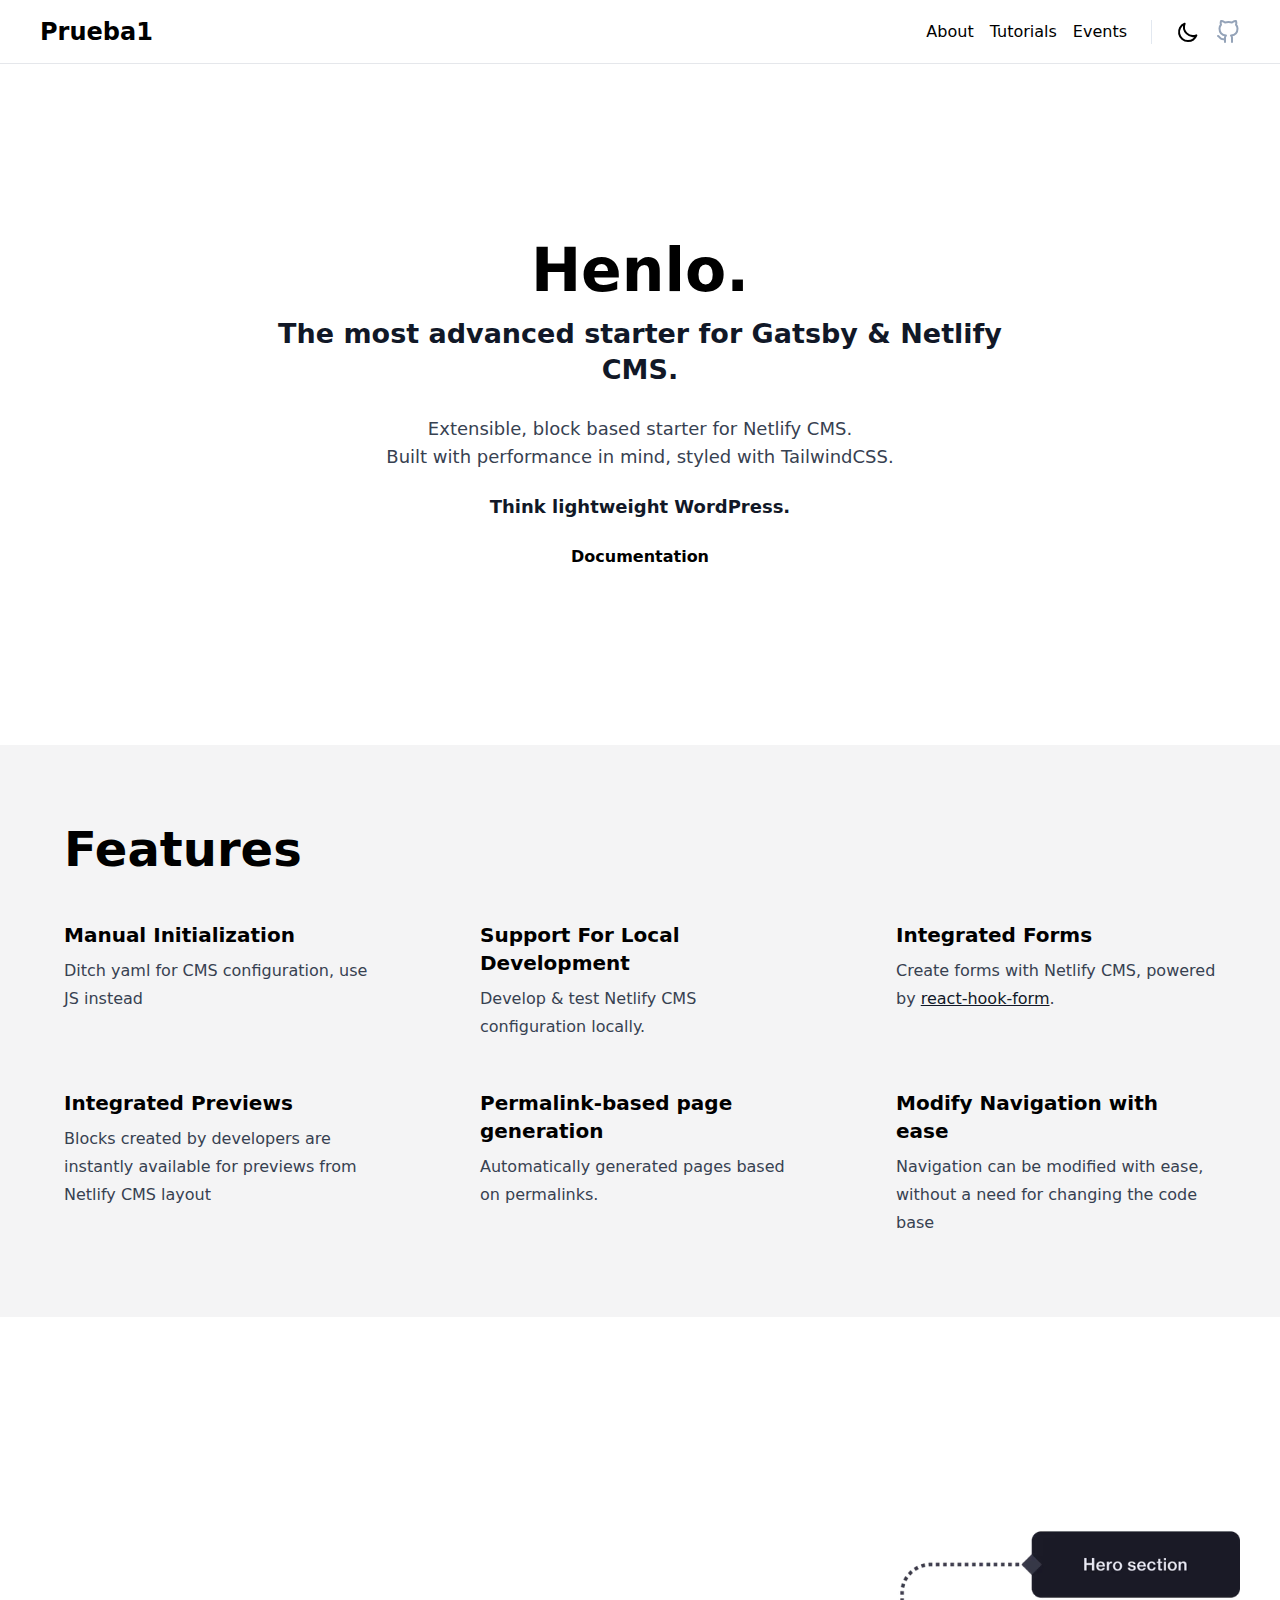
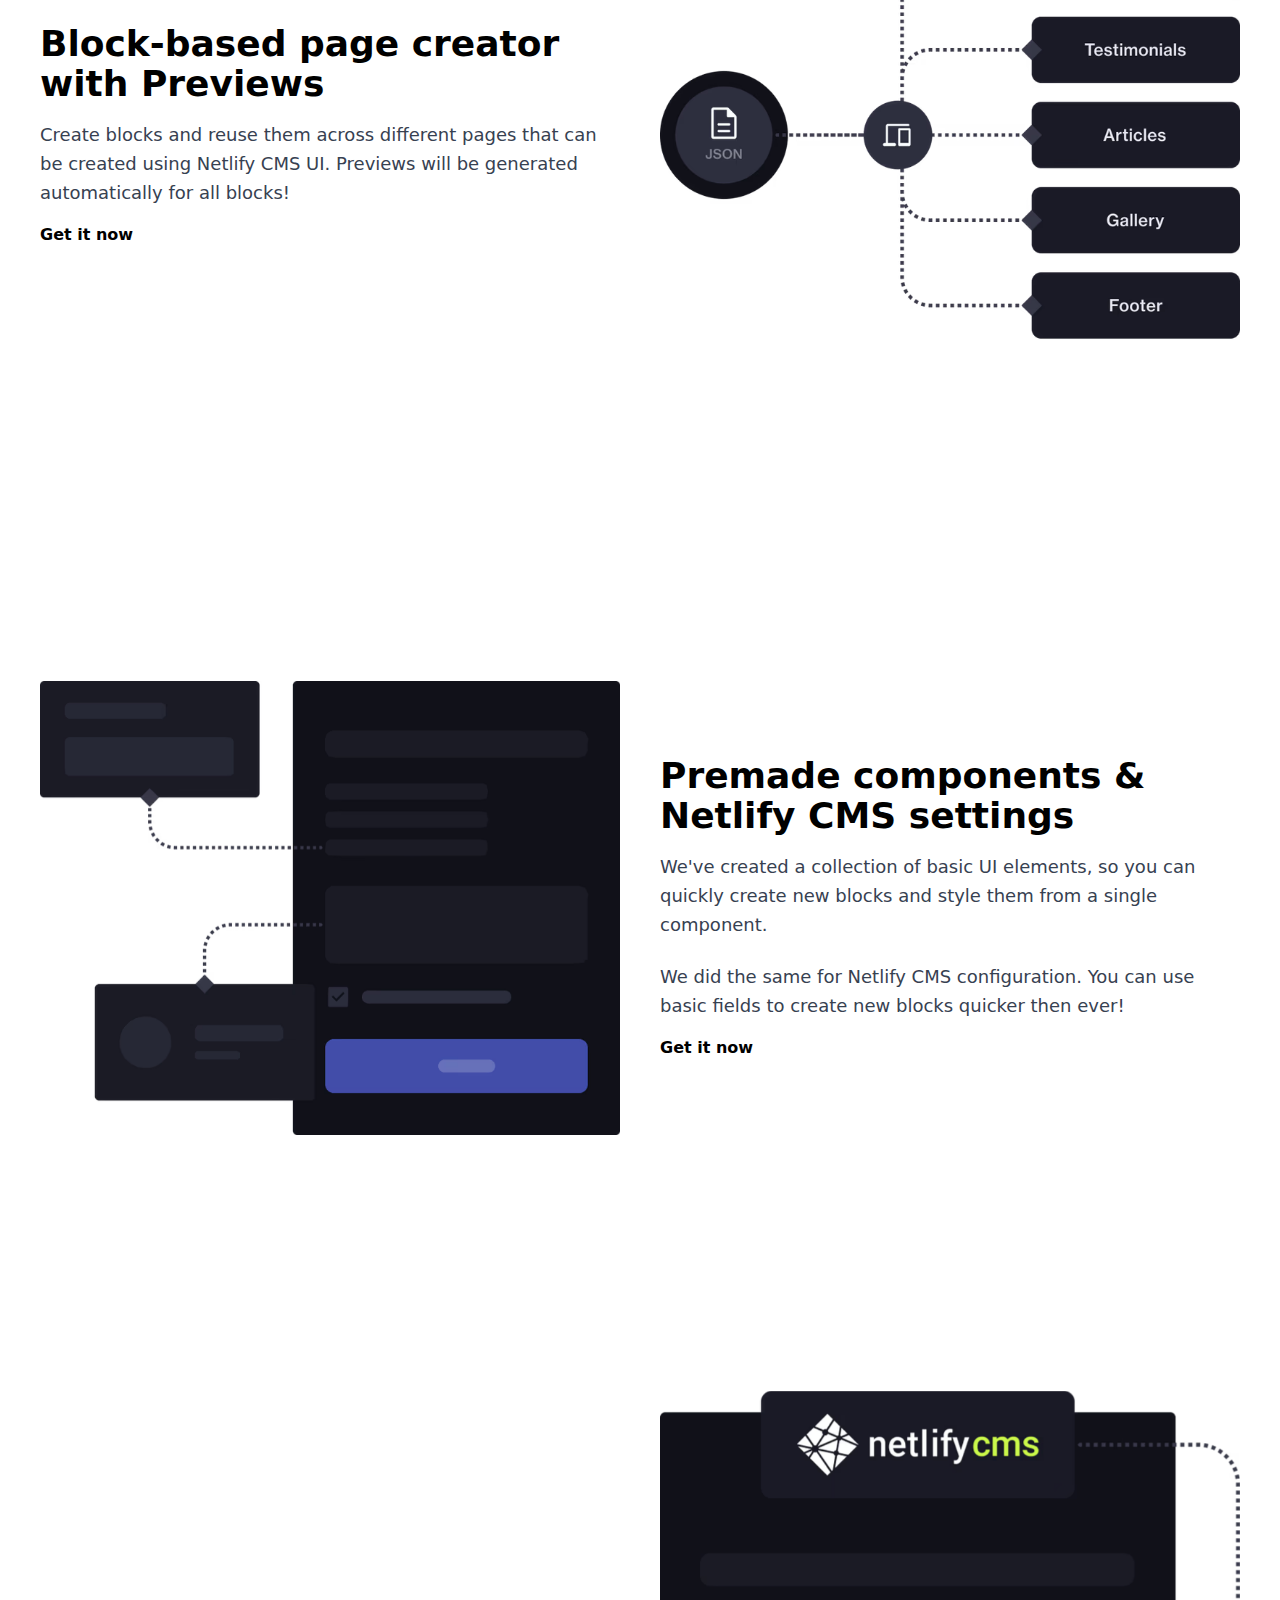
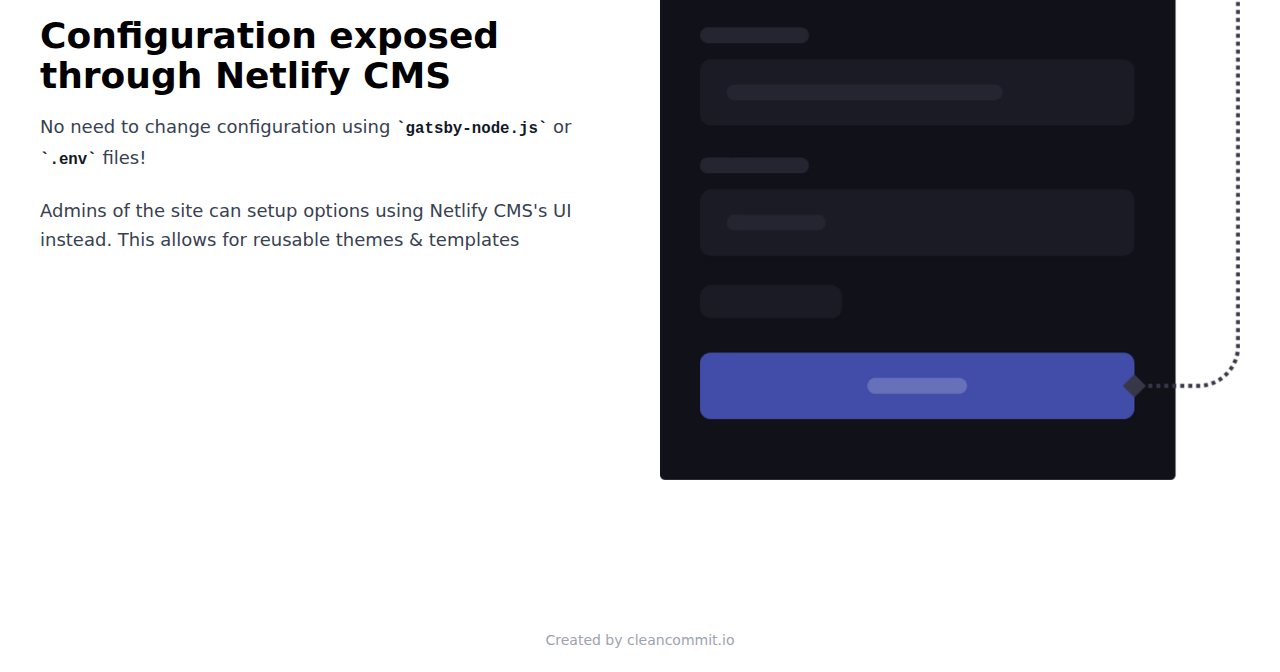
<file: index.html>
<!DOCTYPE html><html lang="en"><head><meta charSet="utf-8"/><meta http-equiv="x-ua-compatible" content="ie=edge"/><meta name="viewport" content="width=device-width, initial-scale=1, shrink-to-fit=no"/><meta name="generator" content="Gatsby 5.13.1"/><meta id="description" name="description" content="Think lightweight WordPress. Extensible, block based starter for Netlify CMS. Built with performance in mind, styled with TailwindCSS. " data-gatsby-head="true"/><meta id="ot" property="og:title" content="The most advanced starter for Gatsby &amp; Netlify CMS. | Henlo." data-gatsby-head="true"/><meta id="ou" property="og:url" content="undefined/" data-gatsby-head="true"/><meta id="oty" property="og:type" content="website" data-gatsby-head="true"/><meta id="oi" property="og:image" content="undefined/img/henlo-cover.png" data-gatsby-head="true"/><meta id="od" property="og:description" content="Think lightweight WordPress. Extensible, block based starter for Netlify CMS. Built with performance in mind, styled with TailwindCSS. " data-gatsby-head="true"/><meta id="tt" name="twitter:title" content="The most advanced starter for Gatsby &amp; Netlify CMS. | Henlo." data-gatsby-head="true"/><meta id="ti" name="twitter:image" content="undefined/img/henlo-cover.png" data-gatsby-head="true"/><meta id="td" name="twitter:description" content="Think lightweight WordPress. Extensible, block based starter for Netlify CMS. Built with performance in mind, styled with TailwindCSS. " data-gatsby-head="true"/><meta id="type" property="og:type" content="website" data-gatsby-head="true"/><meta name="msapplication-TileColor" content="#000" data-gatsby-head="true"/><meta name="theme-color" content="#000" data-gatsby-head="true"/><meta name="twitter:card" content="summary_large_image" data-gatsby-head="true"/><meta name="msapplication-TileImage" content="/img/favicons/ms-icon-144x144.png" data-gatsby-head="true"/><style data-href="/styles.a2265ad88176d3cbb750.css" data-identity="gatsby-global-css">/*! tailwindcss v3.4.0 | MIT License | https://tailwindcss.com*/*,:after,:before{border:0 solid #e5e7eb;box-sizing:border-box}:after,:before{--tw-content:""}:host,html{-webkit-text-size-adjust:100%;font-feature-settings:normal;-webkit-tap-highlight-color:transparent;font-family:ui-sans-serif,system-ui,sans-serif,Apple Color Emoji,Segoe UI Emoji,Segoe UI Symbol,Noto Color Emoji;font-variation-settings:normal;line-height:1.5;-moz-tab-size:4;-o-tab-size:4;tab-size:4}body{line-height:inherit;margin:0}hr{border-top-width:1px;color:inherit;height:0}abbr:where([title]){-webkit-text-decoration:underline dotted;text-decoration:underline dotted}h1,h2,h3,h4,h5,h6{font-size:inherit;font-weight:inherit}a{color:inherit;text-decoration:inherit}b,strong{font-weight:bolder}code,kbd,pre,samp{font-feature-settings:normal;font-family:ui-monospace,SFMono-Regular,Menlo,Monaco,Consolas,Liberation Mono,Courier New,monospace;font-size:1em;font-variation-settings:normal}small{font-size:80%}sub,sup{font-size:75%;line-height:0;position:relative;vertical-align:baseline}sub{bottom:-.25em}sup{top:-.5em}table{border-collapse:collapse;border-color:inherit;text-indent:0}button,input,optgroup,select,textarea{font-feature-settings:inherit;color:inherit;font-family:inherit;font-size:100%;font-variation-settings:inherit;font-weight:inherit;line-height:inherit;margin:0;padding:0}button,select{text-transform:none}[type=button],[type=reset],[type=submit],button{-webkit-appearance:button;background-color:transparent;background-image:none}:-moz-focusring{outline:auto}:-moz-ui-invalid{box-shadow:none}progress{vertical-align:baseline}::-webkit-inner-spin-button,::-webkit-outer-spin-button{height:auto}[type=search]{-webkit-appearance:textfield;outline-offset:-2px}::-webkit-search-decoration{-webkit-appearance:none}::-webkit-file-upload-button{-webkit-appearance:button;font:inherit}summary{display:list-item}blockquote,dd,dl,fieldset,figure,h1,h2,h3,h4,h5,h6,hr,p,pre{margin:0}fieldset,legend{padding:0}menu,ol,ul{list-style:none;margin:0;padding:0}dialog{padding:0}textarea{resize:vertical}input::-moz-placeholder,textarea::-moz-placeholder{color:#9ca3af}input::placeholder,textarea::placeholder{color:#9ca3af}[role=button],button{cursor:pointer}:disabled{cursor:default}audio,canvas,embed,iframe,img,object,svg,video{display:block;vertical-align:middle}img,video{height:auto;max-width:100%}[hidden]{display:none}[multiple],[type=date],[type=datetime-local],[type=email],[type=month],[type=number],[type=password],[type=search],[type=tel],[type=text],[type=time],[type=url],[type=week],input:where(:not([type])),select,textarea{--tw-shadow:0 0 #0000;-webkit-appearance:none;-moz-appearance:none;appearance:none;background-color:#fff;border-color:#6b7280;border-radius:0;border-width:1px;font-size:1rem;line-height:1.5rem;padding:.5rem .75rem}[multiple]:focus,[type=date]:focus,[type=datetime-local]:focus,[type=email]:focus,[type=month]:focus,[type=number]:focus,[type=password]:focus,[type=search]:focus,[type=tel]:focus,[type=text]:focus,[type=time]:focus,[type=url]:focus,[type=week]:focus,input:where(:not([type])):focus,select:focus,textarea:focus{--tw-ring-inset:var(--tw-empty,/*!*/ /*!*/);--tw-ring-offset-width:0px;--tw-ring-offset-color:#fff;--tw-ring-color:#2563eb;--tw-ring-offset-shadow:var(--tw-ring-inset) 0 0 0 var(--tw-ring-offset-width) var(--tw-ring-offset-color);--tw-ring-shadow:var(--tw-ring-inset) 0 0 0 calc(1px + var(--tw-ring-offset-width)) var(--tw-ring-color);border-color:#2563eb;box-shadow:var(--tw-ring-offset-shadow),var(--tw-ring-shadow),var(--tw-shadow);outline:2px solid transparent;outline-offset:2px}input::-moz-placeholder,textarea::-moz-placeholder{color:#6b7280;opacity:1}input::placeholder,textarea::placeholder{color:#6b7280;opacity:1}::-webkit-datetime-edit-fields-wrapper{padding:0}::-webkit-date-and-time-value{min-height:1.5em;text-align:inherit}::-webkit-datetime-edit{display:inline-flex}::-webkit-datetime-edit,::-webkit-datetime-edit-day-field,::-webkit-datetime-edit-hour-field,::-webkit-datetime-edit-meridiem-field,::-webkit-datetime-edit-millisecond-field,::-webkit-datetime-edit-minute-field,::-webkit-datetime-edit-month-field,::-webkit-datetime-edit-second-field,::-webkit-datetime-edit-year-field{padding-bottom:0;padding-top:0}select{background-image:url("data:image/svg+xml;charset=utf-8,%3Csvg xmlns='http://www.w3.org/2000/svg' fill='none' viewBox='0 0 20 20'%3E%3Cpath stroke='%236b7280' stroke-linecap='round' stroke-linejoin='round' stroke-width='1.5' d='m6 8 4 4 4-4'/%3E%3C/svg%3E");background-position:right .5rem center;background-repeat:no-repeat;background-size:1.5em 1.5em;padding-right:2.5rem;-webkit-print-color-adjust:exact;print-color-adjust:exact}[multiple],[size]:where(select:not([size="1"])){background-image:none;background-position:0 0;background-repeat:unset;background-size:initial;padding-right:.75rem;-webkit-print-color-adjust:unset;print-color-adjust:unset}[type=checkbox],[type=radio]{--tw-shadow:0 0 #0000;-webkit-appearance:none;-moz-appearance:none;appearance:none;background-color:#fff;background-origin:border-box;border-color:#6b7280;border-width:1px;color:#2563eb;display:inline-block;flex-shrink:0;height:1rem;padding:0;-webkit-print-color-adjust:exact;print-color-adjust:exact;-webkit-user-select:none;-moz-user-select:none;user-select:none;vertical-align:middle;width:1rem}[type=checkbox]{border-radius:0}[type=radio]{border-radius:100%}[type=checkbox]:focus,[type=radio]:focus{--tw-ring-inset:var(--tw-empty,/*!*/ /*!*/);--tw-ring-offset-width:2px;--tw-ring-offset-color:#fff;--tw-ring-color:#2563eb;--tw-ring-offset-shadow:var(--tw-ring-inset) 0 0 0 var(--tw-ring-offset-width) var(--tw-ring-offset-color);--tw-ring-shadow:var(--tw-ring-inset) 0 0 0 calc(2px + var(--tw-ring-offset-width)) var(--tw-ring-color);box-shadow:var(--tw-ring-offset-shadow),var(--tw-ring-shadow),var(--tw-shadow);outline:2px solid transparent;outline-offset:2px}[type=checkbox]:checked,[type=radio]:checked{background-color:currentColor;background-position:50%;background-repeat:no-repeat;background-size:100% 100%;border-color:transparent}[type=checkbox]:checked{background-image:url("data:image/svg+xml;charset=utf-8,%3Csvg xmlns='http://www.w3.org/2000/svg' fill='%23fff' viewBox='0 0 16 16'%3E%3Cpath d='M12.207 4.793a1 1 0 0 1 0 1.414l-5 5a1 1 0 0 1-1.414 0l-2-2a1 1 0 0 1 1.414-1.414L6.5 9.086l4.293-4.293a1 1 0 0 1 1.414 0z'/%3E%3C/svg%3E")}@media (forced-colors:active){[type=checkbox]:checked{-webkit-appearance:auto;-moz-appearance:auto;appearance:auto}}[type=radio]:checked{background-image:url("data:image/svg+xml;charset=utf-8,%3Csvg xmlns='http://www.w3.org/2000/svg' fill='%23fff' viewBox='0 0 16 16'%3E%3Ccircle cx='8' cy='8' r='3'/%3E%3C/svg%3E")}@media (forced-colors:active){[type=radio]:checked{-webkit-appearance:auto;-moz-appearance:auto;appearance:auto}}[type=checkbox]:checked:focus,[type=checkbox]:checked:hover,[type=radio]:checked:focus,[type=radio]:checked:hover{background-color:currentColor;border-color:transparent}[type=checkbox]:indeterminate{background-color:currentColor;background-image:url("data:image/svg+xml;charset=utf-8,%3Csvg xmlns='http://www.w3.org/2000/svg' fill='none' viewBox='0 0 16 16'%3E%3Cpath stroke='%23fff' stroke-linecap='round' stroke-linejoin='round' stroke-width='2' d='M4 8h8'/%3E%3C/svg%3E");background-position:50%;background-repeat:no-repeat;background-size:100% 100%;border-color:transparent}@media (forced-colors:active){[type=checkbox]:indeterminate{-webkit-appearance:auto;-moz-appearance:auto;appearance:auto}}[type=checkbox]:indeterminate:focus,[type=checkbox]:indeterminate:hover{background-color:currentColor;border-color:transparent}[type=file]{background:unset;border-color:inherit;border-radius:0;border-width:0;font-size:unset;line-height:inherit;padding:0}[type=file]:focus{outline:1px solid ButtonText;outline:1px auto -webkit-focus-ring-color}*,:after,:before{--tw-border-spacing-x:0;--tw-border-spacing-y:0;--tw-translate-x:0;--tw-translate-y:0;--tw-rotate:0;--tw-skew-x:0;--tw-skew-y:0;--tw-scale-x:1;--tw-scale-y:1;--tw-pan-x: ;--tw-pan-y: ;--tw-pinch-zoom: ;--tw-scroll-snap-strictness:proximity;--tw-gradient-from-position: ;--tw-gradient-via-position: ;--tw-gradient-to-position: ;--tw-ordinal: ;--tw-slashed-zero: ;--tw-numeric-figure: ;--tw-numeric-spacing: ;--tw-numeric-fraction: ;--tw-ring-inset: ;--tw-ring-offset-width:0px;--tw-ring-offset-color:#fff;--tw-ring-color:rgba(59,130,246,.5);--tw-ring-offset-shadow:0 0 #0000;--tw-ring-shadow:0 0 #0000;--tw-shadow:0 0 #0000;--tw-shadow-colored:0 0 #0000;--tw-blur: ;--tw-brightness: ;--tw-contrast: ;--tw-grayscale: ;--tw-hue-rotate: ;--tw-invert: ;--tw-saturate: ;--tw-sepia: ;--tw-drop-shadow: ;--tw-backdrop-blur: ;--tw-backdrop-brightness: ;--tw-backdrop-contrast: ;--tw-backdrop-grayscale: ;--tw-backdrop-hue-rotate: ;--tw-backdrop-invert: ;--tw-backdrop-opacity: ;--tw-backdrop-saturate: ;--tw-backdrop-sepia: }::backdrop{--tw-border-spacing-x:0;--tw-border-spacing-y:0;--tw-translate-x:0;--tw-translate-y:0;--tw-rotate:0;--tw-skew-x:0;--tw-skew-y:0;--tw-scale-x:1;--tw-scale-y:1;--tw-pan-x: ;--tw-pan-y: ;--tw-pinch-zoom: ;--tw-scroll-snap-strictness:proximity;--tw-gradient-from-position: ;--tw-gradient-via-position: ;--tw-gradient-to-position: ;--tw-ordinal: ;--tw-slashed-zero: ;--tw-numeric-figure: ;--tw-numeric-spacing: ;--tw-numeric-fraction: ;--tw-ring-inset: ;--tw-ring-offset-width:0px;--tw-ring-offset-color:#fff;--tw-ring-color:rgba(59,130,246,.5);--tw-ring-offset-shadow:0 0 #0000;--tw-ring-shadow:0 0 #0000;--tw-shadow:0 0 #0000;--tw-shadow-colored:0 0 #0000;--tw-blur: ;--tw-brightness: ;--tw-contrast: ;--tw-grayscale: ;--tw-hue-rotate: ;--tw-invert: ;--tw-saturate: ;--tw-sepia: ;--tw-drop-shadow: ;--tw-backdrop-blur: ;--tw-backdrop-brightness: ;--tw-backdrop-contrast: ;--tw-backdrop-grayscale: ;--tw-backdrop-hue-rotate: ;--tw-backdrop-invert: ;--tw-backdrop-opacity: ;--tw-backdrop-saturate: ;--tw-backdrop-sepia: }.container{width:100%}@media (min-width:640px){.container{max-width:640px}}@media (min-width:768px){.container{max-width:768px}}@media (min-width:1024px){.container{max-width:1024px}}@media (min-width:1280px){.container{max-width:1280px}}@media (min-width:1536px){.container{max-width:1536px}}.prose{color:var(--tw-prose-body);max-width:65ch}.prose :where(p):not(:where([class~=not-prose],[class~=not-prose] *)){margin-bottom:1.25em;margin-top:1.25em}.prose :where([class~=lead]):not(:where([class~=not-prose],[class~=not-prose] *)){color:var(--tw-prose-lead);font-size:1.25em;line-height:1.6;margin-bottom:1.2em;margin-top:1.2em}.prose :where(a):not(:where([class~=not-prose],[class~=not-prose] *)){color:var(--tw-prose-links);font-weight:500;text-decoration:underline}.prose :where(strong):not(:where([class~=not-prose],[class~=not-prose] *)){color:var(--tw-prose-bold);font-weight:600}.prose :where(a strong):not(:where([class~=not-prose],[class~=not-prose] *)){color:inherit}.prose :where(blockquote strong):not(:where([class~=not-prose],[class~=not-prose] *)){color:inherit}.prose :where(thead th strong):not(:where([class~=not-prose],[class~=not-prose] *)){color:inherit}.prose :where(ol):not(:where([class~=not-prose],[class~=not-prose] *)){list-style-type:decimal;margin-bottom:1.25em;margin-top:1.25em;padding-left:1.625em}.prose :where(ol[type=A]):not(:where([class~=not-prose],[class~=not-prose] *)){list-style-type:upper-alpha}.prose :where(ol[type=a]):not(:where([class~=not-prose],[class~=not-prose] *)){list-style-type:lower-alpha}.prose :where(ol[type=A s]):not(:where([class~=not-prose],[class~=not-prose] *)){list-style-type:upper-alpha}.prose :where(ol[type=a s]):not(:where([class~=not-prose],[class~=not-prose] *)){list-style-type:lower-alpha}.prose :where(ol[type=I]):not(:where([class~=not-prose],[class~=not-prose] *)){list-style-type:upper-roman}.prose :where(ol[type=i]):not(:where([class~=not-prose],[class~=not-prose] *)){list-style-type:lower-roman}.prose :where(ol[type=I s]):not(:where([class~=not-prose],[class~=not-prose] *)){list-style-type:upper-roman}.prose :where(ol[type=i s]):not(:where([class~=not-prose],[class~=not-prose] *)){list-style-type:lower-roman}.prose :where(ol[type="1"]):not(:where([class~=not-prose],[class~=not-prose] *)){list-style-type:decimal}.prose :where(ul):not(:where([class~=not-prose],[class~=not-prose] *)){list-style-type:disc;margin-bottom:1.25em;margin-top:1.25em;padding-left:1.625em}.prose :where(ol>li):not(:where([class~=not-prose],[class~=not-prose] *))::marker{color:var(--tw-prose-counters);font-weight:400}.prose :where(ul>li):not(:where([class~=not-prose],[class~=not-prose] *))::marker{color:var(--tw-prose-bullets)}.prose :where(dt):not(:where([class~=not-prose],[class~=not-prose] *)){color:var(--tw-prose-headings);font-weight:600;margin-top:1.25em}.prose :where(hr):not(:where([class~=not-prose],[class~=not-prose] *)){border-color:var(--tw-prose-hr);border-top-width:1px;margin-bottom:3em;margin-top:3em}.prose :where(blockquote):not(:where([class~=not-prose],[class~=not-prose] *)){border-left-color:var(--tw-prose-quote-borders);border-left-width:.25rem;color:var(--tw-prose-quotes);font-style:italic;font-weight:500;margin-bottom:1.6em;margin-top:1.6em;padding-left:1em;quotes:"\201C""\201D""\2018""\2019"}.prose :where(blockquote p:first-of-type):not(:where([class~=not-prose],[class~=not-prose] *)):before{content:open-quote}.prose :where(blockquote p:last-of-type):not(:where([class~=not-prose],[class~=not-prose] *)):after{content:close-quote}.prose :where(h1):not(:where([class~=not-prose],[class~=not-prose] *)){color:var(--tw-prose-headings);font-size:2.25em;font-weight:800;line-height:1.1111111;margin-bottom:.8888889em;margin-top:0}.prose :where(h1 strong):not(:where([class~=not-prose],[class~=not-prose] *)){color:inherit;font-weight:900}.prose :where(h2):not(:where([class~=not-prose],[class~=not-prose] *)){color:var(--tw-prose-headings);font-size:1.5em;font-weight:700;line-height:1.3333333;margin-bottom:1em;margin-top:2em}.prose :where(h2 strong):not(:where([class~=not-prose],[class~=not-prose] *)){color:inherit;font-weight:800}.prose :where(h3):not(:where([class~=not-prose],[class~=not-prose] *)){color:var(--tw-prose-headings);font-size:1.25em;font-weight:600;line-height:1.6;margin-bottom:.6em;margin-top:1.6em}.prose :where(h3 strong):not(:where([class~=not-prose],[class~=not-prose] *)){color:inherit;font-weight:700}.prose :where(h4):not(:where([class~=not-prose],[class~=not-prose] *)){color:var(--tw-prose-headings);font-weight:600;line-height:1.5;margin-bottom:.5em;margin-top:1.5em}.prose :where(h4 strong):not(:where([class~=not-prose],[class~=not-prose] *)){color:inherit;font-weight:700}.prose :where(img):not(:where([class~=not-prose],[class~=not-prose] *)){margin-bottom:2em;margin-top:2em}.prose :where(picture):not(:where([class~=not-prose],[class~=not-prose] *)){display:block;margin-bottom:2em;margin-top:2em}.prose :where(kbd):not(:where([class~=not-prose],[class~=not-prose] *)){border-radius:.3125rem;box-shadow:0 0 0 1px rgb(var(--tw-prose-kbd-shadows)/10%),0 3px 0 rgb(var(--tw-prose-kbd-shadows)/10%);color:var(--tw-prose-kbd);font-family:inherit;font-size:.875em;font-weight:500;padding:.1875em .375em}.prose :where(code):not(:where([class~=not-prose],[class~=not-prose] *)){color:var(--tw-prose-code);font-size:.875em;font-weight:600}.prose :where(code):not(:where([class~=not-prose],[class~=not-prose] *)):before{content:"`"}.prose :where(code):not(:where([class~=not-prose],[class~=not-prose] *)):after{content:"`"}.prose :where(a code):not(:where([class~=not-prose],[class~=not-prose] *)){color:inherit}.prose :where(h1 code):not(:where([class~=not-prose],[class~=not-prose] *)){color:inherit}.prose :where(h2 code):not(:where([class~=not-prose],[class~=not-prose] *)){color:inherit;font-size:.875em}.prose :where(h3 code):not(:where([class~=not-prose],[class~=not-prose] *)){color:inherit;font-size:.9em}.prose :where(h4 code):not(:where([class~=not-prose],[class~=not-prose] *)){color:inherit}.prose :where(blockquote code):not(:where([class~=not-prose],[class~=not-prose] *)){color:inherit}.prose :where(thead th code):not(:where([class~=not-prose],[class~=not-prose] *)){color:inherit}.prose :where(pre):not(:where([class~=not-prose],[class~=not-prose] *)){background-color:var(--tw-prose-pre-bg);border-radius:.375rem;color:var(--tw-prose-pre-code);font-size:.875em;font-weight:400;line-height:1.7142857;margin-bottom:1.7142857em;margin-top:1.7142857em;overflow-x:auto;padding:.8571429em 1.1428571em}.prose :where(pre code):not(:where([class~=not-prose],[class~=not-prose] *)){background-color:transparent;border-radius:0;border-width:0;color:inherit;font-family:inherit;font-size:inherit;font-weight:inherit;line-height:inherit;padding:0}.prose :where(pre code):not(:where([class~=not-prose],[class~=not-prose] *)):before{content:none}.prose :where(pre code):not(:where([class~=not-prose],[class~=not-prose] *)):after{content:none}.prose :where(table):not(:where([class~=not-prose],[class~=not-prose] *)){font-size:.875em;line-height:1.7142857;margin-bottom:2em;margin-top:2em;table-layout:auto;text-align:left;width:100%}.prose :where(thead):not(:where([class~=not-prose],[class~=not-prose] *)){border-bottom-color:var(--tw-prose-th-borders);border-bottom-width:1px}.prose :where(thead th):not(:where([class~=not-prose],[class~=not-prose] *)){color:var(--tw-prose-headings);font-weight:600;padding-bottom:.5714286em;padding-left:.5714286em;padding-right:.5714286em;vertical-align:bottom}.prose :where(tbody tr):not(:where([class~=not-prose],[class~=not-prose] *)){border-bottom-color:var(--tw-prose-td-borders);border-bottom-width:1px}.prose :where(tbody tr:last-child):not(:where([class~=not-prose],[class~=not-prose] *)){border-bottom-width:0}.prose :where(tbody td):not(:where([class~=not-prose],[class~=not-prose] *)){vertical-align:baseline}.prose :where(tfoot):not(:where([class~=not-prose],[class~=not-prose] *)){border-top-color:var(--tw-prose-th-borders);border-top-width:1px}.prose :where(tfoot td):not(:where([class~=not-prose],[class~=not-prose] *)){vertical-align:top}.prose :where(figure>*):not(:where([class~=not-prose],[class~=not-prose] *)){margin-bottom:0;margin-top:0}.prose :where(figcaption):not(:where([class~=not-prose],[class~=not-prose] *)){color:var(--tw-prose-captions);font-size:.875em;line-height:1.4285714;margin-top:.8571429em}.prose{--tw-prose-body:#374151;--tw-prose-headings:#111827;--tw-prose-lead:#4b5563;--tw-prose-links:#111827;--tw-prose-bold:#111827;--tw-prose-counters:#6b7280;--tw-prose-bullets:#d1d5db;--tw-prose-hr:#e5e7eb;--tw-prose-quotes:#111827;--tw-prose-quote-borders:#e5e7eb;--tw-prose-captions:#6b7280;--tw-prose-kbd:#111827;--tw-prose-kbd-shadows:17 24 39;--tw-prose-code:#111827;--tw-prose-pre-code:#e5e7eb;--tw-prose-pre-bg:#1f2937;--tw-prose-th-borders:#d1d5db;--tw-prose-td-borders:#e5e7eb;--tw-prose-invert-body:#d1d5db;--tw-prose-invert-headings:#fff;--tw-prose-invert-lead:#9ca3af;--tw-prose-invert-links:#fff;--tw-prose-invert-bold:#fff;--tw-prose-invert-counters:#9ca3af;--tw-prose-invert-bullets:#4b5563;--tw-prose-invert-hr:#374151;--tw-prose-invert-quotes:#f3f4f6;--tw-prose-invert-quote-borders:#374151;--tw-prose-invert-captions:#9ca3af;--tw-prose-invert-kbd:#fff;--tw-prose-invert-kbd-shadows:255 255 255;--tw-prose-invert-code:#fff;--tw-prose-invert-pre-code:#d1d5db;--tw-prose-invert-pre-bg:rgba(0,0,0,.5);--tw-prose-invert-th-borders:#4b5563;--tw-prose-invert-td-borders:#374151;font-size:1rem;line-height:1.75}.prose :where(picture>img):not(:where([class~=not-prose],[class~=not-prose] *)){margin-bottom:0;margin-top:0}.prose :where(video):not(:where([class~=not-prose],[class~=not-prose] *)){margin-bottom:2em;margin-top:2em}.prose :where(li):not(:where([class~=not-prose],[class~=not-prose] *)){margin-bottom:.5em;margin-top:.5em}.prose :where(ol>li):not(:where([class~=not-prose],[class~=not-prose] *)){padding-left:.375em}.prose :where(ul>li):not(:where([class~=not-prose],[class~=not-prose] *)){padding-left:.375em}.prose :where(.prose>ul>li p):not(:where([class~=not-prose],[class~=not-prose] *)){margin-bottom:.75em;margin-top:.75em}.prose :where(.prose>ul>li>:first-child):not(:where([class~=not-prose],[class~=not-prose] *)){margin-top:1.25em}.prose :where(.prose>ul>li>:last-child):not(:where([class~=not-prose],[class~=not-prose] *)){margin-bottom:1.25em}.prose :where(.prose>ol>li>:first-child):not(:where([class~=not-prose],[class~=not-prose] *)){margin-top:1.25em}.prose :where(.prose>ol>li>:last-child):not(:where([class~=not-prose],[class~=not-prose] *)){margin-bottom:1.25em}.prose :where(ul ul,ul ol,ol ul,ol ol):not(:where([class~=not-prose],[class~=not-prose] *)){margin-bottom:.75em;margin-top:.75em}.prose :where(dl):not(:where([class~=not-prose],[class~=not-prose] *)){margin-bottom:1.25em;margin-top:1.25em}.prose :where(dd):not(:where([class~=not-prose],[class~=not-prose] *)){margin-top:.5em;padding-left:1.625em}.prose :where(hr+*):not(:where([class~=not-prose],[class~=not-prose] *)){margin-top:0}.prose :where(h2+*):not(:where([class~=not-prose],[class~=not-prose] *)){margin-top:0}.prose :where(h3+*):not(:where([class~=not-prose],[class~=not-prose] *)){margin-top:0}.prose :where(h4+*):not(:where([class~=not-prose],[class~=not-prose] *)){margin-top:0}.prose :where(thead th:first-child):not(:where([class~=not-prose],[class~=not-prose] *)){padding-left:0}.prose :where(thead th:last-child):not(:where([class~=not-prose],[class~=not-prose] *)){padding-right:0}.prose :where(tbody td,tfoot td):not(:where([class~=not-prose],[class~=not-prose] *)){padding:.5714286em}.prose :where(tbody td:first-child,tfoot td:first-child):not(:where([class~=not-prose],[class~=not-prose] *)){padding-left:0}.prose :where(tbody td:last-child,tfoot td:last-child):not(:where([class~=not-prose],[class~=not-prose] *)){padding-right:0}.prose :where(figure):not(:where([class~=not-prose],[class~=not-prose] *)){margin-bottom:2em;margin-top:2em}.prose :where(.prose>:first-child):not(:where([class~=not-prose],[class~=not-prose] *)){margin-top:0}.prose :where(.prose>:last-child):not(:where([class~=not-prose],[class~=not-prose] *)){margin-bottom:0}.prose-lg{font-size:1.125rem;line-height:1.7777778}.prose-lg :where(p):not(:where([class~=not-prose],[class~=not-prose] *)){margin-bottom:1.3333333em;margin-top:1.3333333em}.prose-lg :where([class~=lead]):not(:where([class~=not-prose],[class~=not-prose] *)){font-size:1.2222222em;line-height:1.4545455;margin-bottom:1.0909091em;margin-top:1.0909091em}.prose-lg :where(blockquote):not(:where([class~=not-prose],[class~=not-prose] *)){margin-bottom:1.6666667em;margin-top:1.6666667em;padding-left:1em}.prose-lg :where(h1):not(:where([class~=not-prose],[class~=not-prose] *)){font-size:2.6666667em;line-height:1;margin-bottom:.8333333em;margin-top:0}.prose-lg :where(h2):not(:where([class~=not-prose],[class~=not-prose] *)){font-size:1.6666667em;line-height:1.3333333;margin-bottom:1.0666667em;margin-top:1.8666667em}.prose-lg :where(h3):not(:where([class~=not-prose],[class~=not-prose] *)){font-size:1.3333333em;line-height:1.5;margin-bottom:.6666667em;margin-top:1.6666667em}.prose-lg :where(h4):not(:where([class~=not-prose],[class~=not-prose] *)){line-height:1.5555556;margin-bottom:.4444444em;margin-top:1.7777778em}.prose-lg :where(img):not(:where([class~=not-prose],[class~=not-prose] *)){margin-bottom:1.7777778em;margin-top:1.7777778em}.prose-lg :where(picture):not(:where([class~=not-prose],[class~=not-prose] *)){margin-bottom:1.7777778em;margin-top:1.7777778em}.prose-lg :where(picture>img):not(:where([class~=not-prose],[class~=not-prose] *)){margin-bottom:0;margin-top:0}.prose-lg :where(video):not(:where([class~=not-prose],[class~=not-prose] *)){margin-bottom:1.7777778em;margin-top:1.7777778em}.prose-lg :where(kbd):not(:where([class~=not-prose],[class~=not-prose] *)){border-radius:.3125rem;font-size:.8888889em;padding:.2222222em .4444444em}.prose-lg :where(code):not(:where([class~=not-prose],[class~=not-prose] *)){font-size:.8888889em}.prose-lg :where(h2 code):not(:where([class~=not-prose],[class~=not-prose] *)){font-size:.8666667em}.prose-lg :where(h3 code):not(:where([class~=not-prose],[class~=not-prose] *)){font-size:.875em}.prose-lg :where(pre):not(:where([class~=not-prose],[class~=not-prose] *)){border-radius:.375rem;font-size:.8888889em;line-height:1.75;margin-bottom:2em;margin-top:2em;padding:1em 1.5em}.prose-lg :where(ol):not(:where([class~=not-prose],[class~=not-prose] *)){margin-bottom:1.3333333em;margin-top:1.3333333em;padding-left:1.5555556em}.prose-lg :where(ul):not(:where([class~=not-prose],[class~=not-prose] *)){margin-bottom:1.3333333em;margin-top:1.3333333em;padding-left:1.5555556em}.prose-lg :where(li):not(:where([class~=not-prose],[class~=not-prose] *)){margin-bottom:.6666667em;margin-top:.6666667em}.prose-lg :where(ol>li):not(:where([class~=not-prose],[class~=not-prose] *)){padding-left:.4444444em}.prose-lg :where(ul>li):not(:where([class~=not-prose],[class~=not-prose] *)){padding-left:.4444444em}.prose-lg :where(.prose-lg>ul>li p):not(:where([class~=not-prose],[class~=not-prose] *)){margin-bottom:.8888889em;margin-top:.8888889em}.prose-lg :where(.prose-lg>ul>li>:first-child):not(:where([class~=not-prose],[class~=not-prose] *)){margin-top:1.3333333em}.prose-lg :where(.prose-lg>ul>li>:last-child):not(:where([class~=not-prose],[class~=not-prose] *)){margin-bottom:1.3333333em}.prose-lg :where(.prose-lg>ol>li>:first-child):not(:where([class~=not-prose],[class~=not-prose] *)){margin-top:1.3333333em}.prose-lg :where(.prose-lg>ol>li>:last-child):not(:where([class~=not-prose],[class~=not-prose] *)){margin-bottom:1.3333333em}.prose-lg :where(ul ul,ul ol,ol ul,ol ol):not(:where([class~=not-prose],[class~=not-prose] *)){margin-bottom:.8888889em;margin-top:.8888889em}.prose-lg :where(dl):not(:where([class~=not-prose],[class~=not-prose] *)){margin-bottom:1.3333333em;margin-top:1.3333333em}.prose-lg :where(dt):not(:where([class~=not-prose],[class~=not-prose] *)){margin-top:1.3333333em}.prose-lg :where(dd):not(:where([class~=not-prose],[class~=not-prose] *)){margin-top:.6666667em;padding-left:1.5555556em}.prose-lg :where(hr):not(:where([class~=not-prose],[class~=not-prose] *)){margin-bottom:3.1111111em;margin-top:3.1111111em}.prose-lg :where(hr+*):not(:where([class~=not-prose],[class~=not-prose] *)){margin-top:0}.prose-lg :where(h2+*):not(:where([class~=not-prose],[class~=not-prose] *)){margin-top:0}.prose-lg :where(h3+*):not(:where([class~=not-prose],[class~=not-prose] *)){margin-top:0}.prose-lg :where(h4+*):not(:where([class~=not-prose],[class~=not-prose] *)){margin-top:0}.prose-lg :where(table):not(:where([class~=not-prose],[class~=not-prose] *)){font-size:.8888889em;line-height:1.5}.prose-lg :where(thead th):not(:where([class~=not-prose],[class~=not-prose] *)){padding-bottom:.75em;padding-left:.75em;padding-right:.75em}.prose-lg :where(thead th:first-child):not(:where([class~=not-prose],[class~=not-prose] *)){padding-left:0}.prose-lg :where(thead th:last-child):not(:where([class~=not-prose],[class~=not-prose] *)){padding-right:0}.prose-lg :where(tbody td,tfoot td):not(:where([class~=not-prose],[class~=not-prose] *)){padding:.75em}.prose-lg :where(tbody td:first-child,tfoot td:first-child):not(:where([class~=not-prose],[class~=not-prose] *)){padding-left:0}.prose-lg :where(tbody td:last-child,tfoot td:last-child):not(:where([class~=not-prose],[class~=not-prose] *)){padding-right:0}.prose-lg :where(figure):not(:where([class~=not-prose],[class~=not-prose] *)){margin-bottom:1.7777778em;margin-top:1.7777778em}.prose-lg :where(figure>*):not(:where([class~=not-prose],[class~=not-prose] *)){margin-bottom:0;margin-top:0}.prose-lg :where(figcaption):not(:where([class~=not-prose],[class~=not-prose] *)){font-size:.8888889em;line-height:1.5;margin-top:1em}.prose-lg :where(.prose-lg>:first-child):not(:where([class~=not-prose],[class~=not-prose] *)){margin-top:0}.prose-lg :where(.prose-lg>:last-child):not(:where([class~=not-prose],[class~=not-prose] *)){margin-bottom:0}.sr-only{clip:rect(0,0,0,0);border-width:0;height:1px;margin:-1px;overflow:hidden;padding:0;position:absolute;white-space:nowrap;width:1px}.bottom-0{bottom:0}.m-auto{margin:auto}.mx-auto{margin-left:auto;margin-right:auto}.my-12{margin-top:3rem}.mb-12,.my-12{margin-bottom:3rem}.mb-2{margin-bottom:.5rem}.mb-3{margin-bottom:.75rem}.mb-4{margin-bottom:1rem}.ml-4{margin-left:1rem}.ml-6{margin-left:1.5rem}.mt-2{margin-top:.5rem}.mt-4{margin-top:1rem}.mt-6{margin-top:1.5rem}.mt-8{margin-top:2rem}.mt-auto{margin-top:auto}.block{display:block}.inline-block{display:inline-block}.flex{display:flex}.grid{display:grid}.hidden{display:none}.h-16{height:4rem}.h-6{height:1.5rem}.h-screen{height:100vh}.min-h-screen{min-height:100vh}.w-6{width:1.5rem}.w-72{width:18rem}.w-full{width:100%}.max-w-2xl{max-width:42rem}.max-w-3xl{max-width:48rem}.max-w-5xl{max-width:64rem}.max-w-6xl{max-width:72rem}.max-w-7xl{max-width:80rem}.max-w-md{max-width:28rem}.cursor-pointer{cursor:pointer}.grid-cols-2{grid-template-columns:repeat(2,minmax(0,1fr))}.flex-row{flex-direction:row}.flex-row-reverse{flex-direction:row-reverse}.flex-col{flex-direction:column}.flex-wrap{flex-wrap:wrap}.items-center{align-items:center}.justify-center{justify-content:center}.justify-between{justify-content:space-between}.gap-2{gap:.5rem}.gap-20{gap:5rem}.gap-4{gap:1rem}.gap-6{gap:1.5rem}.gap-x-4{-moz-column-gap:1rem;column-gap:1rem}.gap-y-6{row-gap:1.5rem}.border{border-width:1px}.border-b{border-bottom-width:1px}.border-l{border-left-width:1px}.border-slate-200{--tw-border-opacity:1;border-color:rgb(226 232 240/var(--tw-border-opacity))}.bg-black{--tw-bg-opacity:1;background-color:rgb(0 0 0/var(--tw-bg-opacity))}.bg-white{--tw-bg-opacity:1;background-color:rgb(255 255 255/var(--tw-bg-opacity))}.bg-zinc-100{--tw-bg-opacity:1;background-color:rgb(244 244 245/var(--tw-bg-opacity))}.px-4{padding-left:1rem;padding-right:1rem}.px-5{padding-left:1.25rem;padding-right:1.25rem}.px-6{padding-left:1.5rem;padding-right:1.5rem}.py-10{padding-bottom:2.5rem;padding-top:2.5rem}.py-12{padding-bottom:3rem;padding-top:3rem}.py-2{padding-bottom:.5rem;padding-top:.5rem}.py-20{padding-bottom:5rem;padding-top:5rem}.py-24{padding-bottom:6rem;padding-top:6rem}.py-3{padding-bottom:.75rem;padding-top:.75rem}.py-44{padding-bottom:11rem;padding-top:11rem}.py-5{padding-bottom:1.25rem;padding-top:1.25rem}.pl-6{padding-left:1.5rem}.text-center{text-align:center}.text-2xl{font-size:1.5rem;line-height:2rem}.text-3xl{font-size:1.875rem;line-height:2.25rem}.text-4xl{font-size:2.25rem;line-height:2.5rem}.text-5xl{font-size:3rem;line-height:1}.text-6xl{font-size:3.75rem;line-height:1}.text-9xl{font-size:8rem;line-height:1}.text-lg{font-size:1.125rem;line-height:1.75rem}.text-sm{font-size:.875rem;line-height:1.25rem}.text-xl{font-size:1.25rem;line-height:1.75rem}.font-bold{font-weight:700}.font-semibold{font-weight:600}.uppercase{text-transform:uppercase}.lowercase{text-transform:lowercase}.tracking-tight{letter-spacing:-.025em}.tracking-wider{letter-spacing:.05em}.text-black{--tw-text-opacity:1;color:rgb(0 0 0/var(--tw-text-opacity))}.text-gray-400{--tw-text-opacity:1;color:rgb(156 163 175/var(--tw-text-opacity))}.text-slate-400{--tw-text-opacity:1;color:rgb(148 163 184/var(--tw-text-opacity))}.text-white{--tw-text-opacity:1;color:rgb(255 255 255/var(--tw-text-opacity))}.filter{filter:var(--tw-blur) var(--tw-brightness) var(--tw-contrast) var(--tw-grayscale) var(--tw-hue-rotate) var(--tw-invert) var(--tw-saturate) var(--tw-sepia) var(--tw-drop-shadow)}.transition-colors{transition-duration:.15s;transition-property:color,background-color,border-color,text-decoration-color,fill,stroke;transition-timing-function:cubic-bezier(.4,0,.2,1)}:is(:where(.dark) .dark\:prose-invert){--tw-prose-body:var(--tw-prose-invert-body);--tw-prose-headings:var(--tw-prose-invert-headings);--tw-prose-lead:var(--tw-prose-invert-lead);--tw-prose-links:var(--tw-prose-invert-links);--tw-prose-bold:var(--tw-prose-invert-bold);--tw-prose-counters:var(--tw-prose-invert-counters);--tw-prose-bullets:var(--tw-prose-invert-bullets);--tw-prose-hr:var(--tw-prose-invert-hr);--tw-prose-quotes:var(--tw-prose-invert-quotes);--tw-prose-quote-borders:var(--tw-prose-invert-quote-borders);--tw-prose-captions:var(--tw-prose-invert-captions);--tw-prose-kbd:var(--tw-prose-invert-kbd);--tw-prose-kbd-shadows:var(--tw-prose-invert-kbd-shadows);--tw-prose-code:var(--tw-prose-invert-code);--tw-prose-pre-code:var(--tw-prose-invert-pre-code);--tw-prose-pre-bg:var(--tw-prose-invert-pre-bg);--tw-prose-th-borders:var(--tw-prose-invert-th-borders);--tw-prose-td-borders:var(--tw-prose-invert-td-borders)}.hover\:bg-transparent:hover{background-color:transparent}.hover\:text-gray-500:hover{--tw-text-opacity:1;color:rgb(107 114 128/var(--tw-text-opacity))}.hover\:text-slate-500:hover{--tw-text-opacity:1;color:rgb(100 116 139/var(--tw-text-opacity))}.hover\:text-white:hover{--tw-text-opacity:1;color:rgb(255 255 255/var(--tw-text-opacity))}@media (min-width:640px){.sm\:px-10{padding-left:2.5rem;padding-right:2.5rem}.sm\:text-left{text-align:left}}@media (min-width:768px){.md\:mb-8{margin-bottom:2rem}.md\:ml-0{margin-left:0}.md\:mr-0{margin-right:0}.md\:grid-cols-3{grid-template-columns:repeat(3,minmax(0,1fr))}.md\:flex-row{flex-direction:row}.md\:flex-row-reverse{flex-direction:row-reverse}.md\:gap-10{gap:2.5rem}.md\:gap-6{gap:1.5rem}.md\:text-3xl{font-size:1.875rem;line-height:2.25rem}.md\:text-4xl{font-size:2.25rem;line-height:2.5rem}.md\:text-5xl{font-size:3rem;line-height:1}.md\:text-6xl{font-size:3.75rem;line-height:1}.md\:text-xl{font-size:1.25rem;line-height:1.75rem}}@media (min-width:1024px){.lg\:mx-auto{margin-left:auto;margin-right:auto}.lg\:mb-10{margin-bottom:2.5rem}.lg\:ml-0{margin-left:0}.lg\:ml-auto{margin-left:auto}.lg\:mr-0{margin-right:0}.lg\:mr-auto{margin-right:auto}.lg\:w-1\/2{width:50%}.lg\:w-80{width:20rem}.lg\:grid-cols-3{grid-template-columns:repeat(3,minmax(0,1fr))}.lg\:gap-10{gap:2.5rem}.lg\:py-16{padding-bottom:4rem;padding-top:4rem}.lg\:py-20{padding-bottom:5rem;padding-top:5rem}.lg\:py-24{padding-bottom:6rem;padding-top:6rem}.lg\:py-32{padding-bottom:8rem;padding-top:8rem}.lg\:py-44{padding-bottom:11rem;padding-top:11rem}.lg\:text-7xl{font-size:4.5rem;line-height:1}.lg\:text-lg{font-size:1.125rem;line-height:1.75rem}.lg\:leading-relaxed{line-height:1.625}}@media (min-width:1280px){.xl\:grid-cols-4{grid-template-columns:repeat(4,minmax(0,1fr))}}:is(:where(.dark) .dark\:block){display:block}:is(:where(.dark) .dark\:hidden){display:none}:is(:where(.dark) .dark\:border-white){--tw-border-opacity:1;border-color:rgb(255 255 255/var(--tw-border-opacity))}:is(:where(.dark) .dark\:border-zinc-800){--tw-border-opacity:1;border-color:rgb(39 39 42/var(--tw-border-opacity))}:is(:where(.dark) .dark\:bg-\[\#0d0d10\]){--tw-bg-opacity:1;background-color:rgb(13 13 16/var(--tw-bg-opacity))}:is(:where(.dark) .dark\:bg-black){--tw-bg-opacity:1;background-color:rgb(0 0 0/var(--tw-bg-opacity))}:is(:where(.dark) .dark\:bg-white){--tw-bg-opacity:1;background-color:rgb(255 255 255/var(--tw-bg-opacity))}:is(:where(.dark) .dark\:text-black){--tw-text-opacity:1;color:rgb(0 0 0/var(--tw-text-opacity))}:is(:where(.dark) .dark\:text-white){--tw-text-opacity:1;color:rgb(255 255 255/var(--tw-text-opacity))}:is(:where(.dark) .dark\:hover\:bg-transparent:hover){background-color:transparent}:is(:where(.dark) .dark\:hover\:bg-white:hover){--tw-bg-opacity:1;background-color:rgb(255 255 255/var(--tw-bg-opacity))}:is(:where(.dark) .dark\:hover\:text-black:hover){--tw-text-opacity:1;color:rgb(0 0 0/var(--tw-text-opacity))}:is(:where(.dark) .dark\:hover\:text-slate-300:hover){--tw-text-opacity:1;color:rgb(203 213 225/var(--tw-text-opacity))}:is(:where(.dark) .dark\:hover\:text-white:hover){--tw-text-opacity:1;color:rgb(255 255 255/var(--tw-text-opacity))}</style><style>.gatsby-image-wrapper{position:relative;overflow:hidden}.gatsby-image-wrapper picture.object-fit-polyfill{position:static!important}.gatsby-image-wrapper img{bottom:0;height:100%;left:0;margin:0;max-width:none;padding:0;position:absolute;right:0;top:0;width:100%;object-fit:cover}.gatsby-image-wrapper [data-main-image]{opacity:0;transform:translateZ(0);transition:opacity .25s linear;will-change:opacity}.gatsby-image-wrapper-constrained{display:inline-block;vertical-align:top}</style><noscript><style>.gatsby-image-wrapper noscript [data-main-image]{opacity:1!important}.gatsby-image-wrapper [data-placeholder-image]{opacity:0!important}</style></noscript><script type="module">const e="undefined"!=typeof HTMLImageElement&&"loading"in HTMLImageElement.prototype;e&&document.body.addEventListener("load",(function(e){const t=e.target;if(void 0===t.dataset.mainImage)return;if(void 0===t.dataset.gatsbyImageSsr)return;let a=null,n=t;for(;null===a&&n;)void 0!==n.parentNode.dataset.gatsbyImageWrapper&&(a=n.parentNode),n=n.parentNode;const o=a.querySelector("[data-placeholder-image]"),r=new Image;r.src=t.currentSrc,r.decode().catch((()=>{})).then((()=>{t.style.opacity=1,o&&(o.style.opacity=0,o.style.transition="opacity 500ms linear")}))}),!0);</script><link rel="sitemap" type="application/xml" href="/sitemap-index.xml"/><title id="t" data-gatsby-head="true">The most advanced starter for Gatsby &amp; Netlify CMS. | Henlo.</title><link rel="canonical" href="undefined/" data-gatsby-head="true"/><link rel="manifest" href="/img/favicons/manifest.json" data-gatsby-head="true"/><link rel="apple-touch-icon" sizes="57x57" href="/img/favicons/apple-icon-57x57.png" data-gatsby-head="true"/><link rel="apple-touch-icon" sizes="60x60" href="/img/favicons/apple-icon-60x60.png" data-gatsby-head="true"/><link rel="apple-touch-icon" sizes="72x72" href="/img/favicons/apple-icon-72x72.png" data-gatsby-head="true"/><link rel="apple-touch-icon" sizes="76x76" href="/img/favicons/apple-icon-76x76.png" data-gatsby-head="true"/><link rel="apple-touch-icon" sizes="114x114" href="/img/favicons/apple-icon-114x114.png" data-gatsby-head="true"/><link rel="apple-touch-icon" sizes="120x120" href="/img/favicons/apple-icon-120x120.png" data-gatsby-head="true"/><link rel="apple-touch-icon" sizes="144x144" href="/img/favicons/apple-icon-144x144.png" data-gatsby-head="true"/><link rel="apple-touch-icon" sizes="152x152" href="/img/favicons/apple-icon-152x152.png" data-gatsby-head="true"/><link rel="apple-touch-icon" sizes="180x180" href="/img/favicons/apple-icon-180x180.png" data-gatsby-head="true"/><link rel="icon" type="image/png" sizes="192x192" href="/img/favicons/android-icon-192x192.png" data-gatsby-head="true"/><link rel="icon" type="image/png" sizes="32x32" href="/img/favicons/favicon-32x32.png" data-gatsby-head="true"/><link rel="icon" type="image/png" sizes="96x96" href="/img/favicons/favicon-96x96.png" data-gatsby-head="true"/><link rel="icon" type="image/png" sizes="16x16" href="/img/favicons/favicon-16x16.png" data-gatsby-head="true"/></head><body><script>
void function() {
  window.__onThemeChange = function() {}

  var preferredTheme
  try {
    preferredTheme = localStorage.getItem('theme')
  } catch (err) { }

  function setTheme(newTheme) {
    if (preferredTheme && document.body.classList.contains(preferredTheme)) {
      document.body.classList.replace(preferredTheme, newTheme)
    } else {
      document.body.classList.add(newTheme)
    }

    window.__theme = newTheme
    preferredTheme = newTheme
    window.__onThemeChange(newTheme)
  }

  window.__setPreferredTheme = function(newTheme) {
    setTheme(newTheme)
    try {
      localStorage.setItem('theme', newTheme)
    } catch (err) {}
  }

  var darkQuery = window.matchMedia('(prefers-color-scheme: dark)')
  darkQuery.addListener(function(e) {
    window.__setPreferredTheme(e.matches ? 'dark' : 'light')
  })

  setTheme(preferredTheme || (darkQuery.matches ? 'dark' : 'light'))
}()
    </script><div id="___gatsby"><div style="outline:none" tabindex="-1" id="gatsby-focus-wrapper"><div class="min-h-screen flex flex-col dark:bg-black bg-white "><header class="flex h-16 border-b bg-white text-black dark:border-zinc-800 dark:bg-black dark:text-white"><div class="container mx-auto px-5 sm:px-10 m-auto flex items-center justify-between gap-20"><a aria-current="page" class="text-2xl font-bold " href="/">Prueba1</a><div class="flex items-center"><nav class="flex gap-4"><a href="/about/">About</a><a href="/blog/">Tutorials</a><a href="/events/">Events</a></nav><div class="ml-6 flex items-center border-l border-slate-200 pl-6 dark:border-zinc-800"><button><svg xmlns="http://www.w3.org/2000/svg" class="h-6 w-6 block dark:hidden" fill="none" viewBox="0 0 24 24" stroke="currentColor" stroke-width="2"><path stroke-linecap="round" stroke-linejoin="round" d="M20.354 15.354A9 9 0 018.646 3.646 9.003 9.003 0 0012 21a9.003 9.003 0 008.354-5.646z"></path></svg><svg xmlns="http://www.w3.org/2000/svg" class="h-6 w-6 dark:block hidden" fill="none" viewBox="0 0 24 24" stroke="currentColor" stroke-width="2"><path stroke-linecap="round" stroke-linejoin="round" d="M12 3v1m0 16v1m9-9h-1M4 12H3m15.364 6.364l-.707-.707M6.343 6.343l-.707-.707m12.728 0l-.707.707M6.343 17.657l-.707.707M16 12a4 4 0 11-8 0 4 4 0 018 0z"></path></svg><div class="sr-only">Switch color theme</div></button><a href="https://github.com/clean-commit/gatsby-starter-henlo" target="_blank" rel="noopener noreferrer" class="ml-4 block text-slate-400 transition-colors hover:text-slate-500 dark:hover:text-slate-300"><div class="sr-only">Henlo on GitHub</div><svg xmlns="http://www.w3.org/2000/svg" width="24" height="24" fill="none" stroke="currentColor" stroke-linecap="round" stroke-linejoin="round" stroke-width="2" viewBox="0 0 24 24"><path d="M9 19c-5 1.5-5-2.5-7-3m14 6v-3.87a3.37 3.37 0 00-.94-2.61c3.14-.35 6.44-1.54 6.44-7A5.44 5.44 0 0020 4.77 5.07 5.07 0 0019.91 1S18.73.65 16 2.48a13.38 13.38 0 00-7 0C6.27.65 5.09 1 5.09 1A5.07 5.07 0 005 4.77a5.44 5.44 0 00-1.5 3.78c0 5.42 3.3 6.61 6.44 7A3.37 3.37 0 009 18.13V22"></path></svg></a></div></div></div></header><main class="wrapper"><section class="py-12 dark:bg-black dark:text-white lg:py-24 flex justify-center py-20 text-center lg:py-44"><div class="container mx-auto px-5 sm:px-10"><h1 class="mb-4 text-4xl font-bold md:text-6xl mx-auto">Henlo.</h1><div class="prose dark:prose-invert  text-lg mx-auto"><h2>The most advanced starter for Gatsby &amp; Netlify CMS.</h2>
<p>Extensible, block based starter for Netlify CMS.<br/>
<!-- -->Built with performance in mind, styled with TailwindCSS.</p>
<p><strong>Think lightweight WordPress.</strong></p></div><div class="flex flex-wrap items-center gap-2 mt-6 justify-center"><a href="https://github.com/clean-commit/gatsby-starter-henlo" class="group inline-block font-bold text-dark-500 dark:text-white link dark:link-dark" target="_blank" rel="noopener noreferrer">Documentation</a></div></div></section><section class="bg-zinc-100 py-10 dark:bg-[#0d0d10] lg:py-20 "><div class="container mx-auto px-5 sm:px-10"><h2 class="dark:text-white font-semibold text-4xl md:text-5xl mx-auto mb-4 max-w-6xl lg:mb-10">Features</h2><div class="mx-auto grid max-w-6xl grid-cols-2 gap-x-4 gap-y-6 md:gap-10 lg:grid-cols-3 "><div class="flex"><div class="mx-auto w-72 text-center sm:text-left lg:w-80  lg:ml-0 lg:mr-auto md:ml-0"><h3 class="dark:text-white font-semibold text-xl mt-2">Manual Initialization</h3><div class="prose dark:prose-invert  mt-2 max-w-2xl"><p>Ditch yaml for CMS configuration, use JS instead</p></div></div></div><div class="flex"><div class="mx-auto w-72 text-center sm:text-left lg:w-80  lg:mx-auto md:mr-0"><h3 class="dark:text-white font-semibold text-xl mt-2">Support For Local Development</h3><div class="prose dark:prose-invert  mt-2 max-w-2xl"><p>Develop &amp; test Netlify CMS configuration locally.</p></div></div></div><div class="flex"><div class="mx-auto w-72 text-center sm:text-left lg:w-80  lg:mr-0 lg:ml-auto md:ml-0"><h3 class="dark:text-white font-semibold text-xl mt-2">Integrated Forms</h3><div class="prose dark:prose-invert  mt-2 max-w-2xl"><p>Create forms with Netlify CMS, powered by <a href="https://react-hook-form.com/" target="_blank" rel="noreferrer">react-hook-form</a>.</p></div></div></div><div class="flex"><div class="mx-auto w-72 text-center sm:text-left lg:w-80  lg:ml-0 lg:mr-auto md:mr-0"><h3 class="dark:text-white font-semibold text-xl mt-2">Integrated Previews</h3><div class="prose dark:prose-invert  mt-2 max-w-2xl"><p>Blocks created by developers are instantly available for previews from Netlify CMS layout</p></div></div></div><div class="flex"><div class="mx-auto w-72 text-center sm:text-left lg:w-80  lg:mx-auto md:ml-0"><h3 class="dark:text-white font-semibold text-xl mt-2">Permalink-based page generation</h3><div class="prose dark:prose-invert  mt-2 max-w-2xl"><p>Automatically generated pages based on permalinks.</p></div></div></div><div class="flex"><div class="mx-auto w-72 text-center sm:text-left lg:w-80  lg:mr-0 lg:ml-auto md:mr-0"><h3 class="dark:text-white font-semibold text-xl mt-2">Modify Navigation with ease</h3><div class="prose dark:prose-invert  mt-2 max-w-2xl"><p>Navigation can be modified with ease, without a need for changing the code base</p></div></div></div></div></div></section><section class="py-20 lg:py-32"><div class="container mx-auto px-5 sm:px-10 max-w-7xl"><div class="flex flex-col items-center justify-center gap-4 md:gap-6 lg:gap-10 md:flex-row-reverse"><div class="lg:w-1/2"><div data-gatsby-image-wrapper="" class="gatsby-image-wrapper gatsby-image-wrapper-constrained w-full"><div style="max-width:800px;display:block"><img alt="" role="presentation" aria-hidden="true" src="data:image/svg+xml;charset=utf-8,%3Csvg%20height=&#x27;800&#x27;%20width=&#x27;800&#x27;%20xmlns=&#x27;http://www.w3.org/2000/svg&#x27;%20version=&#x27;1.1&#x27;%3E%3C/svg%3E" style="max-width:100%;display:block;position:static"/></div><div aria-hidden="true" data-placeholder-image="" style="opacity:1;transition:opacity 500ms linear;background-color:#080808;position:absolute;top:0;left:0;bottom:0;right:0"></div><picture><source type="image/avif" data-srcset="/static/7a5ffb5844f8cb55be79e09136fe3499/03400/frame-69.avif 200w,/static/7a5ffb5844f8cb55be79e09136fe3499/4f8a6/frame-69.avif 400w,/static/7a5ffb5844f8cb55be79e09136fe3499/c2fa6/frame-69.avif 800w" sizes="(min-width: 800px) 800px, 100vw"/><source type="image/webp" data-srcset="/static/7a5ffb5844f8cb55be79e09136fe3499/86107/frame-69.webp 200w,/static/7a5ffb5844f8cb55be79e09136fe3499/22f89/frame-69.webp 400w,/static/7a5ffb5844f8cb55be79e09136fe3499/90b07/frame-69.webp 800w" sizes="(min-width: 800px) 800px, 100vw"/><img data-gatsby-image-ssr="" data-main-image="" style="opacity:0" sizes="(min-width: 800px) 800px, 100vw" decoding="async" loading="lazy" data-src="/static/7a5ffb5844f8cb55be79e09136fe3499/67809/frame-69.png" data-srcset="/static/7a5ffb5844f8cb55be79e09136fe3499/bcc65/frame-69.png 200w,/static/7a5ffb5844f8cb55be79e09136fe3499/fbc11/frame-69.png 400w,/static/7a5ffb5844f8cb55be79e09136fe3499/67809/frame-69.png 800w" alt="Block based page creator"/></picture><noscript><picture><source type="image/avif" srcSet="/static/7a5ffb5844f8cb55be79e09136fe3499/03400/frame-69.avif 200w,/static/7a5ffb5844f8cb55be79e09136fe3499/4f8a6/frame-69.avif 400w,/static/7a5ffb5844f8cb55be79e09136fe3499/c2fa6/frame-69.avif 800w" sizes="(min-width: 800px) 800px, 100vw"/><source type="image/webp" srcSet="/static/7a5ffb5844f8cb55be79e09136fe3499/86107/frame-69.webp 200w,/static/7a5ffb5844f8cb55be79e09136fe3499/22f89/frame-69.webp 400w,/static/7a5ffb5844f8cb55be79e09136fe3499/90b07/frame-69.webp 800w" sizes="(min-width: 800px) 800px, 100vw"/><img data-gatsby-image-ssr="" data-main-image="" style="opacity:0" sizes="(min-width: 800px) 800px, 100vw" decoding="async" loading="lazy" src="/static/7a5ffb5844f8cb55be79e09136fe3499/67809/frame-69.png" srcSet="/static/7a5ffb5844f8cb55be79e09136fe3499/bcc65/frame-69.png 200w,/static/7a5ffb5844f8cb55be79e09136fe3499/fbc11/frame-69.png 400w,/static/7a5ffb5844f8cb55be79e09136fe3499/67809/frame-69.png 800w" alt="Block based page creator"/></picture></noscript><script type="module">const t="undefined"!=typeof HTMLImageElement&&"loading"in HTMLImageElement.prototype;if(t){const t=document.querySelectorAll("img[data-main-image]");for(let e of t){e.dataset.src&&(e.setAttribute("src",e.dataset.src),e.removeAttribute("data-src")),e.dataset.srcset&&(e.setAttribute("srcset",e.dataset.srcset),e.removeAttribute("data-srcset"));const t=e.parentNode.querySelectorAll("source[data-srcset]");for(let e of t)e.setAttribute("srcset",e.dataset.srcset),e.removeAttribute("data-srcset");e.complete&&(e.style.opacity=1,e.parentNode.parentNode.querySelector("[data-placeholder-image]").style.opacity=0)}}</script></div></div><div class="lg:w-1/2"><div class="mx-auto max-w-2xl"><h2 class="dark:text-white font-semibold text-3xl md:text-4xl">Block-based page creator with Previews</h2><div class="prose dark:prose-invert  mt-4 lg:text-lg lg:leading-relaxed"><p>Create blocks and reuse them across different pages that can be created using Netlify CMS UI. Previews will be generated automatically for all blocks!</p></div><div class="flex flex-wrap items-center gap-2 mt-4"><a href="https://github.com/clean-commit/gatsby-starter-henlo" class="group inline-block font-bold text-dark-500 dark:text-white link dark:link-dark" target="_blank" rel="noopener noreferrer">Get it now</a></div></div></div></div></div></section><section class="py-20 lg:py-32"><div class="container mx-auto px-5 sm:px-10 max-w-7xl"><div class="flex flex-col items-center justify-center gap-4 md:gap-6 lg:gap-10 md:flex-row"><div class="lg:w-1/2"><div data-gatsby-image-wrapper="" class="gatsby-image-wrapper gatsby-image-wrapper-constrained w-full"><div style="max-width:800px;display:block"><img alt="" role="presentation" aria-hidden="true" src="data:image/svg+xml;charset=utf-8,%3Csvg%20height=&#x27;625&#x27;%20width=&#x27;800&#x27;%20xmlns=&#x27;http://www.w3.org/2000/svg&#x27;%20version=&#x27;1.1&#x27;%3E%3C/svg%3E" style="max-width:100%;display:block;position:static"/></div><div aria-hidden="true" data-placeholder-image="" style="opacity:1;transition:opacity 500ms linear;background-color:#081818;position:absolute;top:0;left:0;bottom:0;right:0"></div><picture><source type="image/avif" data-srcset="/static/94324df1a6b6d5996b3defacf39aee24/46b08/frame-77.avif 200w,/static/94324df1a6b6d5996b3defacf39aee24/e771f/frame-77.avif 400w,/static/94324df1a6b6d5996b3defacf39aee24/d83de/frame-77.avif 800w" sizes="(min-width: 800px) 800px, 100vw"/><source type="image/webp" data-srcset="/static/94324df1a6b6d5996b3defacf39aee24/7ca31/frame-77.webp 200w,/static/94324df1a6b6d5996b3defacf39aee24/e91dd/frame-77.webp 400w,/static/94324df1a6b6d5996b3defacf39aee24/4750e/frame-77.webp 800w" sizes="(min-width: 800px) 800px, 100vw"/><img data-gatsby-image-ssr="" data-main-image="" style="opacity:0" sizes="(min-width: 800px) 800px, 100vw" decoding="async" loading="lazy" data-src="/static/94324df1a6b6d5996b3defacf39aee24/2f3b6/frame-77.png" data-srcset="/static/94324df1a6b6d5996b3defacf39aee24/12052/frame-77.png 200w,/static/94324df1a6b6d5996b3defacf39aee24/803cb/frame-77.png 400w,/static/94324df1a6b6d5996b3defacf39aee24/2f3b6/frame-77.png 800w" alt="Premade components schema"/></picture><noscript><picture><source type="image/avif" srcSet="/static/94324df1a6b6d5996b3defacf39aee24/46b08/frame-77.avif 200w,/static/94324df1a6b6d5996b3defacf39aee24/e771f/frame-77.avif 400w,/static/94324df1a6b6d5996b3defacf39aee24/d83de/frame-77.avif 800w" sizes="(min-width: 800px) 800px, 100vw"/><source type="image/webp" srcSet="/static/94324df1a6b6d5996b3defacf39aee24/7ca31/frame-77.webp 200w,/static/94324df1a6b6d5996b3defacf39aee24/e91dd/frame-77.webp 400w,/static/94324df1a6b6d5996b3defacf39aee24/4750e/frame-77.webp 800w" sizes="(min-width: 800px) 800px, 100vw"/><img data-gatsby-image-ssr="" data-main-image="" style="opacity:0" sizes="(min-width: 800px) 800px, 100vw" decoding="async" loading="lazy" src="/static/94324df1a6b6d5996b3defacf39aee24/2f3b6/frame-77.png" srcSet="/static/94324df1a6b6d5996b3defacf39aee24/12052/frame-77.png 200w,/static/94324df1a6b6d5996b3defacf39aee24/803cb/frame-77.png 400w,/static/94324df1a6b6d5996b3defacf39aee24/2f3b6/frame-77.png 800w" alt="Premade components schema"/></picture></noscript><script type="module">const t="undefined"!=typeof HTMLImageElement&&"loading"in HTMLImageElement.prototype;if(t){const t=document.querySelectorAll("img[data-main-image]");for(let e of t){e.dataset.src&&(e.setAttribute("src",e.dataset.src),e.removeAttribute("data-src")),e.dataset.srcset&&(e.setAttribute("srcset",e.dataset.srcset),e.removeAttribute("data-srcset"));const t=e.parentNode.querySelectorAll("source[data-srcset]");for(let e of t)e.setAttribute("srcset",e.dataset.srcset),e.removeAttribute("data-srcset");e.complete&&(e.style.opacity=1,e.parentNode.parentNode.querySelector("[data-placeholder-image]").style.opacity=0)}}</script></div></div><div class="lg:w-1/2"><div class="mx-auto max-w-2xl"><h2 class="dark:text-white font-semibold text-3xl md:text-4xl">Premade components & Netlify CMS settings</h2><div class="prose dark:prose-invert  mt-4 lg:text-lg lg:leading-relaxed"><p>We&#x27;ve created a collection of basic UI elements, so you can quickly create new blocks and style them from a single component.</p>
<p>We did the same for Netlify CMS configuration. You can use basic fields to create new blocks quicker then ever!</p></div><div class="flex flex-wrap items-center gap-2 mt-4"><a href="https://github.com/clean-commit/gatsby-starter-henlo" class="group inline-block font-bold text-dark-500 dark:text-white link dark:link-dark" target="_blank" rel="noopener noreferrer">Get it now</a></div></div></div></div></div></section><section class="py-20 lg:py-32"><div class="container mx-auto px-5 sm:px-10 max-w-7xl"><div class="flex flex-col items-center justify-center gap-4 md:gap-6 lg:gap-10 md:flex-row-reverse"><div class="lg:w-1/2"><div data-gatsby-image-wrapper="" class="gatsby-image-wrapper gatsby-image-wrapper-constrained w-full"><div style="max-width:800px;display:block"><img alt="" role="presentation" aria-hidden="true" src="data:image/svg+xml;charset=utf-8,%3Csvg%20height=&#x27;951&#x27;%20width=&#x27;800&#x27;%20xmlns=&#x27;http://www.w3.org/2000/svg&#x27;%20version=&#x27;1.1&#x27;%3E%3C/svg%3E" style="max-width:100%;display:block;position:static"/></div><div aria-hidden="true" data-placeholder-image="" style="opacity:1;transition:opacity 500ms linear;background-color:#081818;position:absolute;top:0;left:0;bottom:0;right:0"></div><picture><source type="image/avif" data-srcset="/static/d8be7627355f6f5e9672f685c23abc31/91191/frame-72.avif 200w,/static/d8be7627355f6f5e9672f685c23abc31/7622a/frame-72.avif 400w,/static/d8be7627355f6f5e9672f685c23abc31/dbbdc/frame-72.avif 800w" sizes="(min-width: 800px) 800px, 100vw"/><source type="image/webp" data-srcset="/static/d8be7627355f6f5e9672f685c23abc31/b76b5/frame-72.webp 200w,/static/d8be7627355f6f5e9672f685c23abc31/1a8e7/frame-72.webp 400w,/static/d8be7627355f6f5e9672f685c23abc31/93fc4/frame-72.webp 800w" sizes="(min-width: 800px) 800px, 100vw"/><img data-gatsby-image-ssr="" data-main-image="" style="opacity:0" sizes="(min-width: 800px) 800px, 100vw" decoding="async" loading="lazy" data-src="/static/d8be7627355f6f5e9672f685c23abc31/375ed/frame-72.png" data-srcset="/static/d8be7627355f6f5e9672f685c23abc31/cf4be/frame-72.png 200w,/static/d8be7627355f6f5e9672f685c23abc31/a5eaf/frame-72.png 400w,/static/d8be7627355f6f5e9672f685c23abc31/375ed/frame-72.png 800w" alt="Netlify CMS configuration with Henlo"/></picture><noscript><picture><source type="image/avif" srcSet="/static/d8be7627355f6f5e9672f685c23abc31/91191/frame-72.avif 200w,/static/d8be7627355f6f5e9672f685c23abc31/7622a/frame-72.avif 400w,/static/d8be7627355f6f5e9672f685c23abc31/dbbdc/frame-72.avif 800w" sizes="(min-width: 800px) 800px, 100vw"/><source type="image/webp" srcSet="/static/d8be7627355f6f5e9672f685c23abc31/b76b5/frame-72.webp 200w,/static/d8be7627355f6f5e9672f685c23abc31/1a8e7/frame-72.webp 400w,/static/d8be7627355f6f5e9672f685c23abc31/93fc4/frame-72.webp 800w" sizes="(min-width: 800px) 800px, 100vw"/><img data-gatsby-image-ssr="" data-main-image="" style="opacity:0" sizes="(min-width: 800px) 800px, 100vw" decoding="async" loading="lazy" src="/static/d8be7627355f6f5e9672f685c23abc31/375ed/frame-72.png" srcSet="/static/d8be7627355f6f5e9672f685c23abc31/cf4be/frame-72.png 200w,/static/d8be7627355f6f5e9672f685c23abc31/a5eaf/frame-72.png 400w,/static/d8be7627355f6f5e9672f685c23abc31/375ed/frame-72.png 800w" alt="Netlify CMS configuration with Henlo"/></picture></noscript><script type="module">const t="undefined"!=typeof HTMLImageElement&&"loading"in HTMLImageElement.prototype;if(t){const t=document.querySelectorAll("img[data-main-image]");for(let e of t){e.dataset.src&&(e.setAttribute("src",e.dataset.src),e.removeAttribute("data-src")),e.dataset.srcset&&(e.setAttribute("srcset",e.dataset.srcset),e.removeAttribute("data-srcset"));const t=e.parentNode.querySelectorAll("source[data-srcset]");for(let e of t)e.setAttribute("srcset",e.dataset.srcset),e.removeAttribute("data-srcset");e.complete&&(e.style.opacity=1,e.parentNode.parentNode.querySelector("[data-placeholder-image]").style.opacity=0)}}</script></div></div><div class="lg:w-1/2"><div class="mx-auto max-w-2xl"><h2 class="dark:text-white font-semibold text-3xl md:text-4xl">Configuration exposed through Netlify CMS</h2><div class="prose dark:prose-invert  mt-4 lg:text-lg lg:leading-relaxed"><p>No need to change configuration using <code>gatsby-node.js</code> or <code>.env</code> files!</p>
<p>Admins of the site can setup options using Netlify CMS&#x27;s UI instead. This allows for reusable themes &amp; templates</p></div></div></div></div></div></section></main><footer class="mt-auto py-5 bottom-0 w-full dark:bg-black bg-white dark:text-white text-black"><div class="container text-center mx-auto"><a href="https://cleancommit.io?utm_source=HenloGatsby&amp;utm_medium=referral" class="text-center text-sm font-regular text-gray-400 hover:text-gray-500 transition-colors">Created by cleancommit.io</a></div></footer></div></div><div id="gatsby-announcer" style="position:absolute;top:0;width:1px;height:1px;padding:0;overflow:hidden;clip:rect(0, 0, 0, 0);white-space:nowrap;border:0" aria-live="assertive" aria-atomic="true"></div></div><script id="gatsby-script-loader">/*<![CDATA[*/window.pagePath="/";/*]]>*/</script><!-- slice-start id="_gatsby-scripts-1" -->
          <script
            id="gatsby-chunk-mapping"
          >
            window.___chunkMapping="{\"polyfill\":[\"/polyfill-6df8d2980d054d7dc292.js\"],\"app\":[\"/app-863c01a528f6811b00c0.js\"],\"component---src-pages-404-js\":[\"/component---src-pages-404-js-7a50966febb8be4512f7.js\"],\"component---src-templates-page-builder-js\":[\"/component---src-templates-page-builder-js-82de843629ed56bf3da0.js\"],\"component---src-templates-post-js\":[\"/component---src-templates-post-js-a7f3b283324a03f8f7a5.js\"]}";
          </script>
        <script>window.___webpackCompilationHash="0ccbd21c4363a5cba725";</script><script src="/webpack-runtime-c988db8d6df27b4bd254.js" nomodule></script><script src="/polyfill-6df8d2980d054d7dc292.js" nomodule></script><script src="/webpack-runtime-c988db8d6df27b4bd254.js" async></script><script src="/framework-48bea97dbe11d2d54cdb.js" async></script><script src="/532a2f07-3fc1681612d3a5793e5b.js" async></script><script src="/app-863c01a528f6811b00c0.js" async></script><!-- slice-end id="_gatsby-scripts-1" --></body></html>
</file>
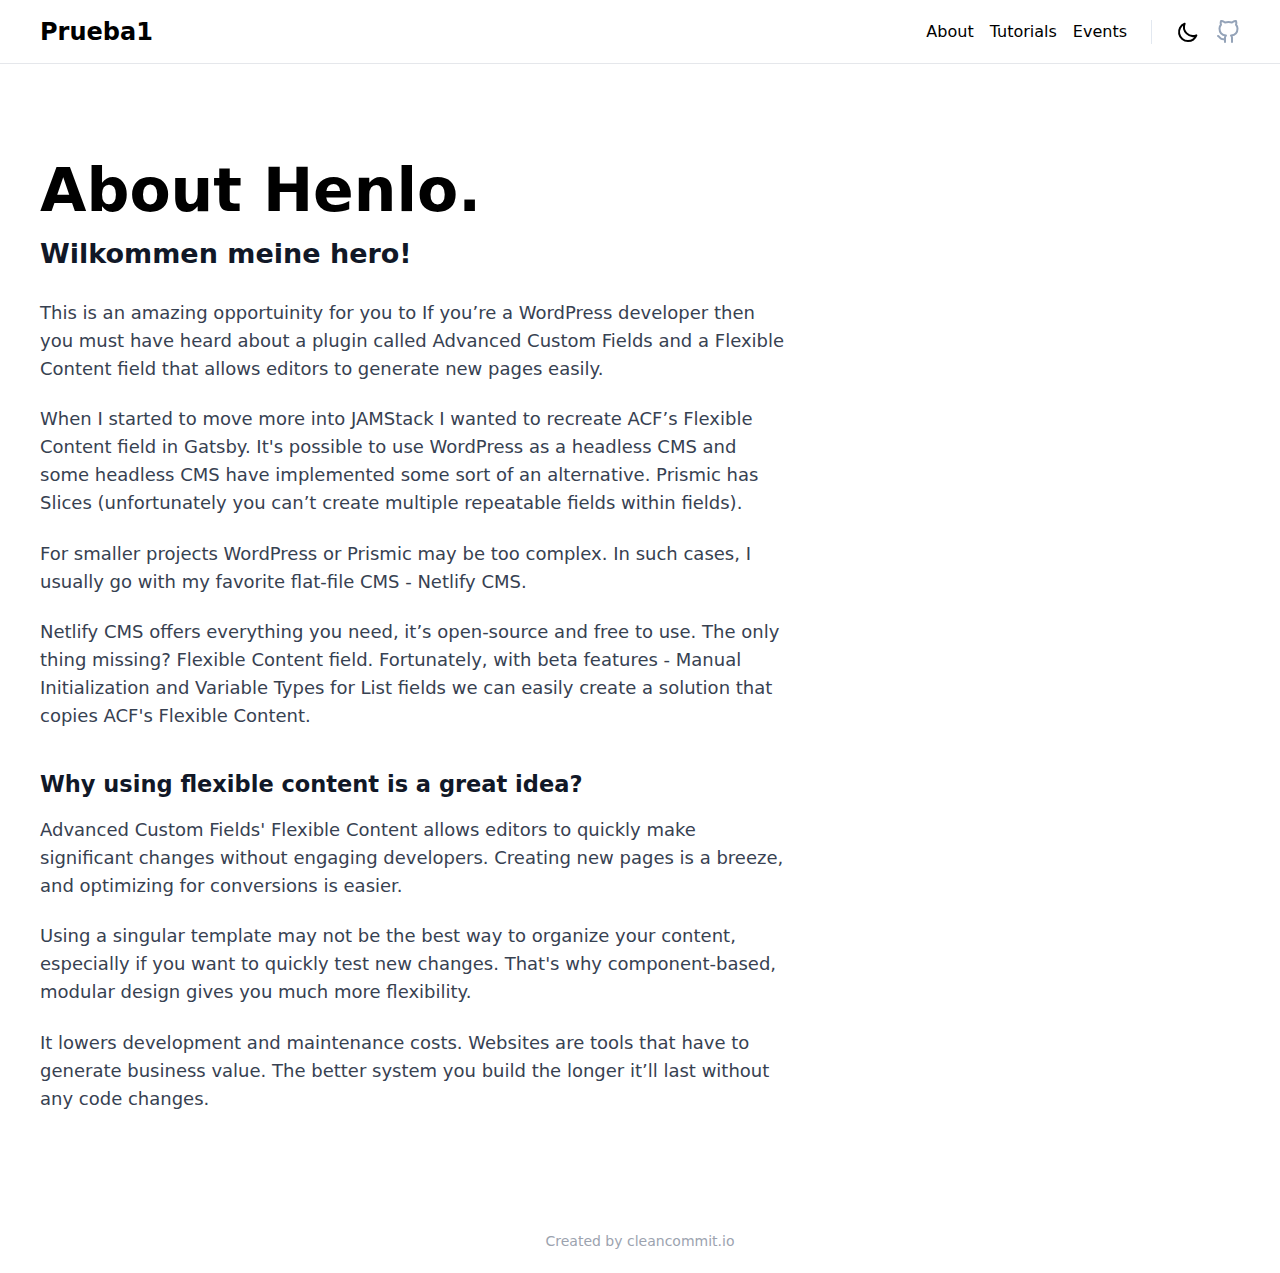
<file: about/index.html>
<!DOCTYPE html><html lang="en"><head><meta charSet="utf-8"/><meta http-equiv="x-ua-compatible" content="ie=edge"/><meta name="viewport" content="width=device-width, initial-scale=1, shrink-to-fit=no"/><meta name="generator" content="Gatsby 5.13.1"/><meta id="description" name="description" content="Think lightweight WordPress. Extensible, block based starter for Netlify CMS. Built with performance in mind, styled with TailwindCSS. " data-gatsby-head="true"/><meta id="ot" property="og:title" content="The most advanced starter for Gatsby &amp; Netlify CMS. | Henlo." data-gatsby-head="true"/><meta id="ou" property="og:url" content="undefined/about/" data-gatsby-head="true"/><meta id="oty" property="og:type" content="website" data-gatsby-head="true"/><meta id="oi" property="og:image" content="undefined/img/henlo-cover.png" data-gatsby-head="true"/><meta id="od" property="og:description" content="Think lightweight WordPress. Extensible, block based starter for Netlify CMS. Built with performance in mind, styled with TailwindCSS. " data-gatsby-head="true"/><meta id="tt" name="twitter:title" content="The most advanced starter for Gatsby &amp; Netlify CMS. | Henlo." data-gatsby-head="true"/><meta id="ti" name="twitter:image" content="undefined/img/henlo-cover.png" data-gatsby-head="true"/><meta id="td" name="twitter:description" content="Think lightweight WordPress. Extensible, block based starter for Netlify CMS. Built with performance in mind, styled with TailwindCSS. " data-gatsby-head="true"/><meta id="type" property="og:type" content="website" data-gatsby-head="true"/><meta name="msapplication-TileColor" content="#000" data-gatsby-head="true"/><meta name="theme-color" content="#000" data-gatsby-head="true"/><meta name="twitter:card" content="summary_large_image" data-gatsby-head="true"/><meta name="msapplication-TileImage" content="/img/favicons/ms-icon-144x144.png" data-gatsby-head="true"/><style data-href="/styles.a2265ad88176d3cbb750.css" data-identity="gatsby-global-css">/*! tailwindcss v3.4.0 | MIT License | https://tailwindcss.com*/*,:after,:before{border:0 solid #e5e7eb;box-sizing:border-box}:after,:before{--tw-content:""}:host,html{-webkit-text-size-adjust:100%;font-feature-settings:normal;-webkit-tap-highlight-color:transparent;font-family:ui-sans-serif,system-ui,sans-serif,Apple Color Emoji,Segoe UI Emoji,Segoe UI Symbol,Noto Color Emoji;font-variation-settings:normal;line-height:1.5;-moz-tab-size:4;-o-tab-size:4;tab-size:4}body{line-height:inherit;margin:0}hr{border-top-width:1px;color:inherit;height:0}abbr:where([title]){-webkit-text-decoration:underline dotted;text-decoration:underline dotted}h1,h2,h3,h4,h5,h6{font-size:inherit;font-weight:inherit}a{color:inherit;text-decoration:inherit}b,strong{font-weight:bolder}code,kbd,pre,samp{font-feature-settings:normal;font-family:ui-monospace,SFMono-Regular,Menlo,Monaco,Consolas,Liberation Mono,Courier New,monospace;font-size:1em;font-variation-settings:normal}small{font-size:80%}sub,sup{font-size:75%;line-height:0;position:relative;vertical-align:baseline}sub{bottom:-.25em}sup{top:-.5em}table{border-collapse:collapse;border-color:inherit;text-indent:0}button,input,optgroup,select,textarea{font-feature-settings:inherit;color:inherit;font-family:inherit;font-size:100%;font-variation-settings:inherit;font-weight:inherit;line-height:inherit;margin:0;padding:0}button,select{text-transform:none}[type=button],[type=reset],[type=submit],button{-webkit-appearance:button;background-color:transparent;background-image:none}:-moz-focusring{outline:auto}:-moz-ui-invalid{box-shadow:none}progress{vertical-align:baseline}::-webkit-inner-spin-button,::-webkit-outer-spin-button{height:auto}[type=search]{-webkit-appearance:textfield;outline-offset:-2px}::-webkit-search-decoration{-webkit-appearance:none}::-webkit-file-upload-button{-webkit-appearance:button;font:inherit}summary{display:list-item}blockquote,dd,dl,fieldset,figure,h1,h2,h3,h4,h5,h6,hr,p,pre{margin:0}fieldset,legend{padding:0}menu,ol,ul{list-style:none;margin:0;padding:0}dialog{padding:0}textarea{resize:vertical}input::-moz-placeholder,textarea::-moz-placeholder{color:#9ca3af}input::placeholder,textarea::placeholder{color:#9ca3af}[role=button],button{cursor:pointer}:disabled{cursor:default}audio,canvas,embed,iframe,img,object,svg,video{display:block;vertical-align:middle}img,video{height:auto;max-width:100%}[hidden]{display:none}[multiple],[type=date],[type=datetime-local],[type=email],[type=month],[type=number],[type=password],[type=search],[type=tel],[type=text],[type=time],[type=url],[type=week],input:where(:not([type])),select,textarea{--tw-shadow:0 0 #0000;-webkit-appearance:none;-moz-appearance:none;appearance:none;background-color:#fff;border-color:#6b7280;border-radius:0;border-width:1px;font-size:1rem;line-height:1.5rem;padding:.5rem .75rem}[multiple]:focus,[type=date]:focus,[type=datetime-local]:focus,[type=email]:focus,[type=month]:focus,[type=number]:focus,[type=password]:focus,[type=search]:focus,[type=tel]:focus,[type=text]:focus,[type=time]:focus,[type=url]:focus,[type=week]:focus,input:where(:not([type])):focus,select:focus,textarea:focus{--tw-ring-inset:var(--tw-empty,/*!*/ /*!*/);--tw-ring-offset-width:0px;--tw-ring-offset-color:#fff;--tw-ring-color:#2563eb;--tw-ring-offset-shadow:var(--tw-ring-inset) 0 0 0 var(--tw-ring-offset-width) var(--tw-ring-offset-color);--tw-ring-shadow:var(--tw-ring-inset) 0 0 0 calc(1px + var(--tw-ring-offset-width)) var(--tw-ring-color);border-color:#2563eb;box-shadow:var(--tw-ring-offset-shadow),var(--tw-ring-shadow),var(--tw-shadow);outline:2px solid transparent;outline-offset:2px}input::-moz-placeholder,textarea::-moz-placeholder{color:#6b7280;opacity:1}input::placeholder,textarea::placeholder{color:#6b7280;opacity:1}::-webkit-datetime-edit-fields-wrapper{padding:0}::-webkit-date-and-time-value{min-height:1.5em;text-align:inherit}::-webkit-datetime-edit{display:inline-flex}::-webkit-datetime-edit,::-webkit-datetime-edit-day-field,::-webkit-datetime-edit-hour-field,::-webkit-datetime-edit-meridiem-field,::-webkit-datetime-edit-millisecond-field,::-webkit-datetime-edit-minute-field,::-webkit-datetime-edit-month-field,::-webkit-datetime-edit-second-field,::-webkit-datetime-edit-year-field{padding-bottom:0;padding-top:0}select{background-image:url("data:image/svg+xml;charset=utf-8,%3Csvg xmlns='http://www.w3.org/2000/svg' fill='none' viewBox='0 0 20 20'%3E%3Cpath stroke='%236b7280' stroke-linecap='round' stroke-linejoin='round' stroke-width='1.5' d='m6 8 4 4 4-4'/%3E%3C/svg%3E");background-position:right .5rem center;background-repeat:no-repeat;background-size:1.5em 1.5em;padding-right:2.5rem;-webkit-print-color-adjust:exact;print-color-adjust:exact}[multiple],[size]:where(select:not([size="1"])){background-image:none;background-position:0 0;background-repeat:unset;background-size:initial;padding-right:.75rem;-webkit-print-color-adjust:unset;print-color-adjust:unset}[type=checkbox],[type=radio]{--tw-shadow:0 0 #0000;-webkit-appearance:none;-moz-appearance:none;appearance:none;background-color:#fff;background-origin:border-box;border-color:#6b7280;border-width:1px;color:#2563eb;display:inline-block;flex-shrink:0;height:1rem;padding:0;-webkit-print-color-adjust:exact;print-color-adjust:exact;-webkit-user-select:none;-moz-user-select:none;user-select:none;vertical-align:middle;width:1rem}[type=checkbox]{border-radius:0}[type=radio]{border-radius:100%}[type=checkbox]:focus,[type=radio]:focus{--tw-ring-inset:var(--tw-empty,/*!*/ /*!*/);--tw-ring-offset-width:2px;--tw-ring-offset-color:#fff;--tw-ring-color:#2563eb;--tw-ring-offset-shadow:var(--tw-ring-inset) 0 0 0 var(--tw-ring-offset-width) var(--tw-ring-offset-color);--tw-ring-shadow:var(--tw-ring-inset) 0 0 0 calc(2px + var(--tw-ring-offset-width)) var(--tw-ring-color);box-shadow:var(--tw-ring-offset-shadow),var(--tw-ring-shadow),var(--tw-shadow);outline:2px solid transparent;outline-offset:2px}[type=checkbox]:checked,[type=radio]:checked{background-color:currentColor;background-position:50%;background-repeat:no-repeat;background-size:100% 100%;border-color:transparent}[type=checkbox]:checked{background-image:url("data:image/svg+xml;charset=utf-8,%3Csvg xmlns='http://www.w3.org/2000/svg' fill='%23fff' viewBox='0 0 16 16'%3E%3Cpath d='M12.207 4.793a1 1 0 0 1 0 1.414l-5 5a1 1 0 0 1-1.414 0l-2-2a1 1 0 0 1 1.414-1.414L6.5 9.086l4.293-4.293a1 1 0 0 1 1.414 0z'/%3E%3C/svg%3E")}@media (forced-colors:active){[type=checkbox]:checked{-webkit-appearance:auto;-moz-appearance:auto;appearance:auto}}[type=radio]:checked{background-image:url("data:image/svg+xml;charset=utf-8,%3Csvg xmlns='http://www.w3.org/2000/svg' fill='%23fff' viewBox='0 0 16 16'%3E%3Ccircle cx='8' cy='8' r='3'/%3E%3C/svg%3E")}@media (forced-colors:active){[type=radio]:checked{-webkit-appearance:auto;-moz-appearance:auto;appearance:auto}}[type=checkbox]:checked:focus,[type=checkbox]:checked:hover,[type=radio]:checked:focus,[type=radio]:checked:hover{background-color:currentColor;border-color:transparent}[type=checkbox]:indeterminate{background-color:currentColor;background-image:url("data:image/svg+xml;charset=utf-8,%3Csvg xmlns='http://www.w3.org/2000/svg' fill='none' viewBox='0 0 16 16'%3E%3Cpath stroke='%23fff' stroke-linecap='round' stroke-linejoin='round' stroke-width='2' d='M4 8h8'/%3E%3C/svg%3E");background-position:50%;background-repeat:no-repeat;background-size:100% 100%;border-color:transparent}@media (forced-colors:active){[type=checkbox]:indeterminate{-webkit-appearance:auto;-moz-appearance:auto;appearance:auto}}[type=checkbox]:indeterminate:focus,[type=checkbox]:indeterminate:hover{background-color:currentColor;border-color:transparent}[type=file]{background:unset;border-color:inherit;border-radius:0;border-width:0;font-size:unset;line-height:inherit;padding:0}[type=file]:focus{outline:1px solid ButtonText;outline:1px auto -webkit-focus-ring-color}*,:after,:before{--tw-border-spacing-x:0;--tw-border-spacing-y:0;--tw-translate-x:0;--tw-translate-y:0;--tw-rotate:0;--tw-skew-x:0;--tw-skew-y:0;--tw-scale-x:1;--tw-scale-y:1;--tw-pan-x: ;--tw-pan-y: ;--tw-pinch-zoom: ;--tw-scroll-snap-strictness:proximity;--tw-gradient-from-position: ;--tw-gradient-via-position: ;--tw-gradient-to-position: ;--tw-ordinal: ;--tw-slashed-zero: ;--tw-numeric-figure: ;--tw-numeric-spacing: ;--tw-numeric-fraction: ;--tw-ring-inset: ;--tw-ring-offset-width:0px;--tw-ring-offset-color:#fff;--tw-ring-color:rgba(59,130,246,.5);--tw-ring-offset-shadow:0 0 #0000;--tw-ring-shadow:0 0 #0000;--tw-shadow:0 0 #0000;--tw-shadow-colored:0 0 #0000;--tw-blur: ;--tw-brightness: ;--tw-contrast: ;--tw-grayscale: ;--tw-hue-rotate: ;--tw-invert: ;--tw-saturate: ;--tw-sepia: ;--tw-drop-shadow: ;--tw-backdrop-blur: ;--tw-backdrop-brightness: ;--tw-backdrop-contrast: ;--tw-backdrop-grayscale: ;--tw-backdrop-hue-rotate: ;--tw-backdrop-invert: ;--tw-backdrop-opacity: ;--tw-backdrop-saturate: ;--tw-backdrop-sepia: }::backdrop{--tw-border-spacing-x:0;--tw-border-spacing-y:0;--tw-translate-x:0;--tw-translate-y:0;--tw-rotate:0;--tw-skew-x:0;--tw-skew-y:0;--tw-scale-x:1;--tw-scale-y:1;--tw-pan-x: ;--tw-pan-y: ;--tw-pinch-zoom: ;--tw-scroll-snap-strictness:proximity;--tw-gradient-from-position: ;--tw-gradient-via-position: ;--tw-gradient-to-position: ;--tw-ordinal: ;--tw-slashed-zero: ;--tw-numeric-figure: ;--tw-numeric-spacing: ;--tw-numeric-fraction: ;--tw-ring-inset: ;--tw-ring-offset-width:0px;--tw-ring-offset-color:#fff;--tw-ring-color:rgba(59,130,246,.5);--tw-ring-offset-shadow:0 0 #0000;--tw-ring-shadow:0 0 #0000;--tw-shadow:0 0 #0000;--tw-shadow-colored:0 0 #0000;--tw-blur: ;--tw-brightness: ;--tw-contrast: ;--tw-grayscale: ;--tw-hue-rotate: ;--tw-invert: ;--tw-saturate: ;--tw-sepia: ;--tw-drop-shadow: ;--tw-backdrop-blur: ;--tw-backdrop-brightness: ;--tw-backdrop-contrast: ;--tw-backdrop-grayscale: ;--tw-backdrop-hue-rotate: ;--tw-backdrop-invert: ;--tw-backdrop-opacity: ;--tw-backdrop-saturate: ;--tw-backdrop-sepia: }.container{width:100%}@media (min-width:640px){.container{max-width:640px}}@media (min-width:768px){.container{max-width:768px}}@media (min-width:1024px){.container{max-width:1024px}}@media (min-width:1280px){.container{max-width:1280px}}@media (min-width:1536px){.container{max-width:1536px}}.prose{color:var(--tw-prose-body);max-width:65ch}.prose :where(p):not(:where([class~=not-prose],[class~=not-prose] *)){margin-bottom:1.25em;margin-top:1.25em}.prose :where([class~=lead]):not(:where([class~=not-prose],[class~=not-prose] *)){color:var(--tw-prose-lead);font-size:1.25em;line-height:1.6;margin-bottom:1.2em;margin-top:1.2em}.prose :where(a):not(:where([class~=not-prose],[class~=not-prose] *)){color:var(--tw-prose-links);font-weight:500;text-decoration:underline}.prose :where(strong):not(:where([class~=not-prose],[class~=not-prose] *)){color:var(--tw-prose-bold);font-weight:600}.prose :where(a strong):not(:where([class~=not-prose],[class~=not-prose] *)){color:inherit}.prose :where(blockquote strong):not(:where([class~=not-prose],[class~=not-prose] *)){color:inherit}.prose :where(thead th strong):not(:where([class~=not-prose],[class~=not-prose] *)){color:inherit}.prose :where(ol):not(:where([class~=not-prose],[class~=not-prose] *)){list-style-type:decimal;margin-bottom:1.25em;margin-top:1.25em;padding-left:1.625em}.prose :where(ol[type=A]):not(:where([class~=not-prose],[class~=not-prose] *)){list-style-type:upper-alpha}.prose :where(ol[type=a]):not(:where([class~=not-prose],[class~=not-prose] *)){list-style-type:lower-alpha}.prose :where(ol[type=A s]):not(:where([class~=not-prose],[class~=not-prose] *)){list-style-type:upper-alpha}.prose :where(ol[type=a s]):not(:where([class~=not-prose],[class~=not-prose] *)){list-style-type:lower-alpha}.prose :where(ol[type=I]):not(:where([class~=not-prose],[class~=not-prose] *)){list-style-type:upper-roman}.prose :where(ol[type=i]):not(:where([class~=not-prose],[class~=not-prose] *)){list-style-type:lower-roman}.prose :where(ol[type=I s]):not(:where([class~=not-prose],[class~=not-prose] *)){list-style-type:upper-roman}.prose :where(ol[type=i s]):not(:where([class~=not-prose],[class~=not-prose] *)){list-style-type:lower-roman}.prose :where(ol[type="1"]):not(:where([class~=not-prose],[class~=not-prose] *)){list-style-type:decimal}.prose :where(ul):not(:where([class~=not-prose],[class~=not-prose] *)){list-style-type:disc;margin-bottom:1.25em;margin-top:1.25em;padding-left:1.625em}.prose :where(ol>li):not(:where([class~=not-prose],[class~=not-prose] *))::marker{color:var(--tw-prose-counters);font-weight:400}.prose :where(ul>li):not(:where([class~=not-prose],[class~=not-prose] *))::marker{color:var(--tw-prose-bullets)}.prose :where(dt):not(:where([class~=not-prose],[class~=not-prose] *)){color:var(--tw-prose-headings);font-weight:600;margin-top:1.25em}.prose :where(hr):not(:where([class~=not-prose],[class~=not-prose] *)){border-color:var(--tw-prose-hr);border-top-width:1px;margin-bottom:3em;margin-top:3em}.prose :where(blockquote):not(:where([class~=not-prose],[class~=not-prose] *)){border-left-color:var(--tw-prose-quote-borders);border-left-width:.25rem;color:var(--tw-prose-quotes);font-style:italic;font-weight:500;margin-bottom:1.6em;margin-top:1.6em;padding-left:1em;quotes:"\201C""\201D""\2018""\2019"}.prose :where(blockquote p:first-of-type):not(:where([class~=not-prose],[class~=not-prose] *)):before{content:open-quote}.prose :where(blockquote p:last-of-type):not(:where([class~=not-prose],[class~=not-prose] *)):after{content:close-quote}.prose :where(h1):not(:where([class~=not-prose],[class~=not-prose] *)){color:var(--tw-prose-headings);font-size:2.25em;font-weight:800;line-height:1.1111111;margin-bottom:.8888889em;margin-top:0}.prose :where(h1 strong):not(:where([class~=not-prose],[class~=not-prose] *)){color:inherit;font-weight:900}.prose :where(h2):not(:where([class~=not-prose],[class~=not-prose] *)){color:var(--tw-prose-headings);font-size:1.5em;font-weight:700;line-height:1.3333333;margin-bottom:1em;margin-top:2em}.prose :where(h2 strong):not(:where([class~=not-prose],[class~=not-prose] *)){color:inherit;font-weight:800}.prose :where(h3):not(:where([class~=not-prose],[class~=not-prose] *)){color:var(--tw-prose-headings);font-size:1.25em;font-weight:600;line-height:1.6;margin-bottom:.6em;margin-top:1.6em}.prose :where(h3 strong):not(:where([class~=not-prose],[class~=not-prose] *)){color:inherit;font-weight:700}.prose :where(h4):not(:where([class~=not-prose],[class~=not-prose] *)){color:var(--tw-prose-headings);font-weight:600;line-height:1.5;margin-bottom:.5em;margin-top:1.5em}.prose :where(h4 strong):not(:where([class~=not-prose],[class~=not-prose] *)){color:inherit;font-weight:700}.prose :where(img):not(:where([class~=not-prose],[class~=not-prose] *)){margin-bottom:2em;margin-top:2em}.prose :where(picture):not(:where([class~=not-prose],[class~=not-prose] *)){display:block;margin-bottom:2em;margin-top:2em}.prose :where(kbd):not(:where([class~=not-prose],[class~=not-prose] *)){border-radius:.3125rem;box-shadow:0 0 0 1px rgb(var(--tw-prose-kbd-shadows)/10%),0 3px 0 rgb(var(--tw-prose-kbd-shadows)/10%);color:var(--tw-prose-kbd);font-family:inherit;font-size:.875em;font-weight:500;padding:.1875em .375em}.prose :where(code):not(:where([class~=not-prose],[class~=not-prose] *)){color:var(--tw-prose-code);font-size:.875em;font-weight:600}.prose :where(code):not(:where([class~=not-prose],[class~=not-prose] *)):before{content:"`"}.prose :where(code):not(:where([class~=not-prose],[class~=not-prose] *)):after{content:"`"}.prose :where(a code):not(:where([class~=not-prose],[class~=not-prose] *)){color:inherit}.prose :where(h1 code):not(:where([class~=not-prose],[class~=not-prose] *)){color:inherit}.prose :where(h2 code):not(:where([class~=not-prose],[class~=not-prose] *)){color:inherit;font-size:.875em}.prose :where(h3 code):not(:where([class~=not-prose],[class~=not-prose] *)){color:inherit;font-size:.9em}.prose :where(h4 code):not(:where([class~=not-prose],[class~=not-prose] *)){color:inherit}.prose :where(blockquote code):not(:where([class~=not-prose],[class~=not-prose] *)){color:inherit}.prose :where(thead th code):not(:where([class~=not-prose],[class~=not-prose] *)){color:inherit}.prose :where(pre):not(:where([class~=not-prose],[class~=not-prose] *)){background-color:var(--tw-prose-pre-bg);border-radius:.375rem;color:var(--tw-prose-pre-code);font-size:.875em;font-weight:400;line-height:1.7142857;margin-bottom:1.7142857em;margin-top:1.7142857em;overflow-x:auto;padding:.8571429em 1.1428571em}.prose :where(pre code):not(:where([class~=not-prose],[class~=not-prose] *)){background-color:transparent;border-radius:0;border-width:0;color:inherit;font-family:inherit;font-size:inherit;font-weight:inherit;line-height:inherit;padding:0}.prose :where(pre code):not(:where([class~=not-prose],[class~=not-prose] *)):before{content:none}.prose :where(pre code):not(:where([class~=not-prose],[class~=not-prose] *)):after{content:none}.prose :where(table):not(:where([class~=not-prose],[class~=not-prose] *)){font-size:.875em;line-height:1.7142857;margin-bottom:2em;margin-top:2em;table-layout:auto;text-align:left;width:100%}.prose :where(thead):not(:where([class~=not-prose],[class~=not-prose] *)){border-bottom-color:var(--tw-prose-th-borders);border-bottom-width:1px}.prose :where(thead th):not(:where([class~=not-prose],[class~=not-prose] *)){color:var(--tw-prose-headings);font-weight:600;padding-bottom:.5714286em;padding-left:.5714286em;padding-right:.5714286em;vertical-align:bottom}.prose :where(tbody tr):not(:where([class~=not-prose],[class~=not-prose] *)){border-bottom-color:var(--tw-prose-td-borders);border-bottom-width:1px}.prose :where(tbody tr:last-child):not(:where([class~=not-prose],[class~=not-prose] *)){border-bottom-width:0}.prose :where(tbody td):not(:where([class~=not-prose],[class~=not-prose] *)){vertical-align:baseline}.prose :where(tfoot):not(:where([class~=not-prose],[class~=not-prose] *)){border-top-color:var(--tw-prose-th-borders);border-top-width:1px}.prose :where(tfoot td):not(:where([class~=not-prose],[class~=not-prose] *)){vertical-align:top}.prose :where(figure>*):not(:where([class~=not-prose],[class~=not-prose] *)){margin-bottom:0;margin-top:0}.prose :where(figcaption):not(:where([class~=not-prose],[class~=not-prose] *)){color:var(--tw-prose-captions);font-size:.875em;line-height:1.4285714;margin-top:.8571429em}.prose{--tw-prose-body:#374151;--tw-prose-headings:#111827;--tw-prose-lead:#4b5563;--tw-prose-links:#111827;--tw-prose-bold:#111827;--tw-prose-counters:#6b7280;--tw-prose-bullets:#d1d5db;--tw-prose-hr:#e5e7eb;--tw-prose-quotes:#111827;--tw-prose-quote-borders:#e5e7eb;--tw-prose-captions:#6b7280;--tw-prose-kbd:#111827;--tw-prose-kbd-shadows:17 24 39;--tw-prose-code:#111827;--tw-prose-pre-code:#e5e7eb;--tw-prose-pre-bg:#1f2937;--tw-prose-th-borders:#d1d5db;--tw-prose-td-borders:#e5e7eb;--tw-prose-invert-body:#d1d5db;--tw-prose-invert-headings:#fff;--tw-prose-invert-lead:#9ca3af;--tw-prose-invert-links:#fff;--tw-prose-invert-bold:#fff;--tw-prose-invert-counters:#9ca3af;--tw-prose-invert-bullets:#4b5563;--tw-prose-invert-hr:#374151;--tw-prose-invert-quotes:#f3f4f6;--tw-prose-invert-quote-borders:#374151;--tw-prose-invert-captions:#9ca3af;--tw-prose-invert-kbd:#fff;--tw-prose-invert-kbd-shadows:255 255 255;--tw-prose-invert-code:#fff;--tw-prose-invert-pre-code:#d1d5db;--tw-prose-invert-pre-bg:rgba(0,0,0,.5);--tw-prose-invert-th-borders:#4b5563;--tw-prose-invert-td-borders:#374151;font-size:1rem;line-height:1.75}.prose :where(picture>img):not(:where([class~=not-prose],[class~=not-prose] *)){margin-bottom:0;margin-top:0}.prose :where(video):not(:where([class~=not-prose],[class~=not-prose] *)){margin-bottom:2em;margin-top:2em}.prose :where(li):not(:where([class~=not-prose],[class~=not-prose] *)){margin-bottom:.5em;margin-top:.5em}.prose :where(ol>li):not(:where([class~=not-prose],[class~=not-prose] *)){padding-left:.375em}.prose :where(ul>li):not(:where([class~=not-prose],[class~=not-prose] *)){padding-left:.375em}.prose :where(.prose>ul>li p):not(:where([class~=not-prose],[class~=not-prose] *)){margin-bottom:.75em;margin-top:.75em}.prose :where(.prose>ul>li>:first-child):not(:where([class~=not-prose],[class~=not-prose] *)){margin-top:1.25em}.prose :where(.prose>ul>li>:last-child):not(:where([class~=not-prose],[class~=not-prose] *)){margin-bottom:1.25em}.prose :where(.prose>ol>li>:first-child):not(:where([class~=not-prose],[class~=not-prose] *)){margin-top:1.25em}.prose :where(.prose>ol>li>:last-child):not(:where([class~=not-prose],[class~=not-prose] *)){margin-bottom:1.25em}.prose :where(ul ul,ul ol,ol ul,ol ol):not(:where([class~=not-prose],[class~=not-prose] *)){margin-bottom:.75em;margin-top:.75em}.prose :where(dl):not(:where([class~=not-prose],[class~=not-prose] *)){margin-bottom:1.25em;margin-top:1.25em}.prose :where(dd):not(:where([class~=not-prose],[class~=not-prose] *)){margin-top:.5em;padding-left:1.625em}.prose :where(hr+*):not(:where([class~=not-prose],[class~=not-prose] *)){margin-top:0}.prose :where(h2+*):not(:where([class~=not-prose],[class~=not-prose] *)){margin-top:0}.prose :where(h3+*):not(:where([class~=not-prose],[class~=not-prose] *)){margin-top:0}.prose :where(h4+*):not(:where([class~=not-prose],[class~=not-prose] *)){margin-top:0}.prose :where(thead th:first-child):not(:where([class~=not-prose],[class~=not-prose] *)){padding-left:0}.prose :where(thead th:last-child):not(:where([class~=not-prose],[class~=not-prose] *)){padding-right:0}.prose :where(tbody td,tfoot td):not(:where([class~=not-prose],[class~=not-prose] *)){padding:.5714286em}.prose :where(tbody td:first-child,tfoot td:first-child):not(:where([class~=not-prose],[class~=not-prose] *)){padding-left:0}.prose :where(tbody td:last-child,tfoot td:last-child):not(:where([class~=not-prose],[class~=not-prose] *)){padding-right:0}.prose :where(figure):not(:where([class~=not-prose],[class~=not-prose] *)){margin-bottom:2em;margin-top:2em}.prose :where(.prose>:first-child):not(:where([class~=not-prose],[class~=not-prose] *)){margin-top:0}.prose :where(.prose>:last-child):not(:where([class~=not-prose],[class~=not-prose] *)){margin-bottom:0}.prose-lg{font-size:1.125rem;line-height:1.7777778}.prose-lg :where(p):not(:where([class~=not-prose],[class~=not-prose] *)){margin-bottom:1.3333333em;margin-top:1.3333333em}.prose-lg :where([class~=lead]):not(:where([class~=not-prose],[class~=not-prose] *)){font-size:1.2222222em;line-height:1.4545455;margin-bottom:1.0909091em;margin-top:1.0909091em}.prose-lg :where(blockquote):not(:where([class~=not-prose],[class~=not-prose] *)){margin-bottom:1.6666667em;margin-top:1.6666667em;padding-left:1em}.prose-lg :where(h1):not(:where([class~=not-prose],[class~=not-prose] *)){font-size:2.6666667em;line-height:1;margin-bottom:.8333333em;margin-top:0}.prose-lg :where(h2):not(:where([class~=not-prose],[class~=not-prose] *)){font-size:1.6666667em;line-height:1.3333333;margin-bottom:1.0666667em;margin-top:1.8666667em}.prose-lg :where(h3):not(:where([class~=not-prose],[class~=not-prose] *)){font-size:1.3333333em;line-height:1.5;margin-bottom:.6666667em;margin-top:1.6666667em}.prose-lg :where(h4):not(:where([class~=not-prose],[class~=not-prose] *)){line-height:1.5555556;margin-bottom:.4444444em;margin-top:1.7777778em}.prose-lg :where(img):not(:where([class~=not-prose],[class~=not-prose] *)){margin-bottom:1.7777778em;margin-top:1.7777778em}.prose-lg :where(picture):not(:where([class~=not-prose],[class~=not-prose] *)){margin-bottom:1.7777778em;margin-top:1.7777778em}.prose-lg :where(picture>img):not(:where([class~=not-prose],[class~=not-prose] *)){margin-bottom:0;margin-top:0}.prose-lg :where(video):not(:where([class~=not-prose],[class~=not-prose] *)){margin-bottom:1.7777778em;margin-top:1.7777778em}.prose-lg :where(kbd):not(:where([class~=not-prose],[class~=not-prose] *)){border-radius:.3125rem;font-size:.8888889em;padding:.2222222em .4444444em}.prose-lg :where(code):not(:where([class~=not-prose],[class~=not-prose] *)){font-size:.8888889em}.prose-lg :where(h2 code):not(:where([class~=not-prose],[class~=not-prose] *)){font-size:.8666667em}.prose-lg :where(h3 code):not(:where([class~=not-prose],[class~=not-prose] *)){font-size:.875em}.prose-lg :where(pre):not(:where([class~=not-prose],[class~=not-prose] *)){border-radius:.375rem;font-size:.8888889em;line-height:1.75;margin-bottom:2em;margin-top:2em;padding:1em 1.5em}.prose-lg :where(ol):not(:where([class~=not-prose],[class~=not-prose] *)){margin-bottom:1.3333333em;margin-top:1.3333333em;padding-left:1.5555556em}.prose-lg :where(ul):not(:where([class~=not-prose],[class~=not-prose] *)){margin-bottom:1.3333333em;margin-top:1.3333333em;padding-left:1.5555556em}.prose-lg :where(li):not(:where([class~=not-prose],[class~=not-prose] *)){margin-bottom:.6666667em;margin-top:.6666667em}.prose-lg :where(ol>li):not(:where([class~=not-prose],[class~=not-prose] *)){padding-left:.4444444em}.prose-lg :where(ul>li):not(:where([class~=not-prose],[class~=not-prose] *)){padding-left:.4444444em}.prose-lg :where(.prose-lg>ul>li p):not(:where([class~=not-prose],[class~=not-prose] *)){margin-bottom:.8888889em;margin-top:.8888889em}.prose-lg :where(.prose-lg>ul>li>:first-child):not(:where([class~=not-prose],[class~=not-prose] *)){margin-top:1.3333333em}.prose-lg :where(.prose-lg>ul>li>:last-child):not(:where([class~=not-prose],[class~=not-prose] *)){margin-bottom:1.3333333em}.prose-lg :where(.prose-lg>ol>li>:first-child):not(:where([class~=not-prose],[class~=not-prose] *)){margin-top:1.3333333em}.prose-lg :where(.prose-lg>ol>li>:last-child):not(:where([class~=not-prose],[class~=not-prose] *)){margin-bottom:1.3333333em}.prose-lg :where(ul ul,ul ol,ol ul,ol ol):not(:where([class~=not-prose],[class~=not-prose] *)){margin-bottom:.8888889em;margin-top:.8888889em}.prose-lg :where(dl):not(:where([class~=not-prose],[class~=not-prose] *)){margin-bottom:1.3333333em;margin-top:1.3333333em}.prose-lg :where(dt):not(:where([class~=not-prose],[class~=not-prose] *)){margin-top:1.3333333em}.prose-lg :where(dd):not(:where([class~=not-prose],[class~=not-prose] *)){margin-top:.6666667em;padding-left:1.5555556em}.prose-lg :where(hr):not(:where([class~=not-prose],[class~=not-prose] *)){margin-bottom:3.1111111em;margin-top:3.1111111em}.prose-lg :where(hr+*):not(:where([class~=not-prose],[class~=not-prose] *)){margin-top:0}.prose-lg :where(h2+*):not(:where([class~=not-prose],[class~=not-prose] *)){margin-top:0}.prose-lg :where(h3+*):not(:where([class~=not-prose],[class~=not-prose] *)){margin-top:0}.prose-lg :where(h4+*):not(:where([class~=not-prose],[class~=not-prose] *)){margin-top:0}.prose-lg :where(table):not(:where([class~=not-prose],[class~=not-prose] *)){font-size:.8888889em;line-height:1.5}.prose-lg :where(thead th):not(:where([class~=not-prose],[class~=not-prose] *)){padding-bottom:.75em;padding-left:.75em;padding-right:.75em}.prose-lg :where(thead th:first-child):not(:where([class~=not-prose],[class~=not-prose] *)){padding-left:0}.prose-lg :where(thead th:last-child):not(:where([class~=not-prose],[class~=not-prose] *)){padding-right:0}.prose-lg :where(tbody td,tfoot td):not(:where([class~=not-prose],[class~=not-prose] *)){padding:.75em}.prose-lg :where(tbody td:first-child,tfoot td:first-child):not(:where([class~=not-prose],[class~=not-prose] *)){padding-left:0}.prose-lg :where(tbody td:last-child,tfoot td:last-child):not(:where([class~=not-prose],[class~=not-prose] *)){padding-right:0}.prose-lg :where(figure):not(:where([class~=not-prose],[class~=not-prose] *)){margin-bottom:1.7777778em;margin-top:1.7777778em}.prose-lg :where(figure>*):not(:where([class~=not-prose],[class~=not-prose] *)){margin-bottom:0;margin-top:0}.prose-lg :where(figcaption):not(:where([class~=not-prose],[class~=not-prose] *)){font-size:.8888889em;line-height:1.5;margin-top:1em}.prose-lg :where(.prose-lg>:first-child):not(:where([class~=not-prose],[class~=not-prose] *)){margin-top:0}.prose-lg :where(.prose-lg>:last-child):not(:where([class~=not-prose],[class~=not-prose] *)){margin-bottom:0}.sr-only{clip:rect(0,0,0,0);border-width:0;height:1px;margin:-1px;overflow:hidden;padding:0;position:absolute;white-space:nowrap;width:1px}.bottom-0{bottom:0}.m-auto{margin:auto}.mx-auto{margin-left:auto;margin-right:auto}.my-12{margin-top:3rem}.mb-12,.my-12{margin-bottom:3rem}.mb-2{margin-bottom:.5rem}.mb-3{margin-bottom:.75rem}.mb-4{margin-bottom:1rem}.ml-4{margin-left:1rem}.ml-6{margin-left:1.5rem}.mt-2{margin-top:.5rem}.mt-4{margin-top:1rem}.mt-6{margin-top:1.5rem}.mt-8{margin-top:2rem}.mt-auto{margin-top:auto}.block{display:block}.inline-block{display:inline-block}.flex{display:flex}.grid{display:grid}.hidden{display:none}.h-16{height:4rem}.h-6{height:1.5rem}.h-screen{height:100vh}.min-h-screen{min-height:100vh}.w-6{width:1.5rem}.w-72{width:18rem}.w-full{width:100%}.max-w-2xl{max-width:42rem}.max-w-3xl{max-width:48rem}.max-w-5xl{max-width:64rem}.max-w-6xl{max-width:72rem}.max-w-7xl{max-width:80rem}.max-w-md{max-width:28rem}.cursor-pointer{cursor:pointer}.grid-cols-2{grid-template-columns:repeat(2,minmax(0,1fr))}.flex-row{flex-direction:row}.flex-row-reverse{flex-direction:row-reverse}.flex-col{flex-direction:column}.flex-wrap{flex-wrap:wrap}.items-center{align-items:center}.justify-center{justify-content:center}.justify-between{justify-content:space-between}.gap-2{gap:.5rem}.gap-20{gap:5rem}.gap-4{gap:1rem}.gap-6{gap:1.5rem}.gap-x-4{-moz-column-gap:1rem;column-gap:1rem}.gap-y-6{row-gap:1.5rem}.border{border-width:1px}.border-b{border-bottom-width:1px}.border-l{border-left-width:1px}.border-slate-200{--tw-border-opacity:1;border-color:rgb(226 232 240/var(--tw-border-opacity))}.bg-black{--tw-bg-opacity:1;background-color:rgb(0 0 0/var(--tw-bg-opacity))}.bg-white{--tw-bg-opacity:1;background-color:rgb(255 255 255/var(--tw-bg-opacity))}.bg-zinc-100{--tw-bg-opacity:1;background-color:rgb(244 244 245/var(--tw-bg-opacity))}.px-4{padding-left:1rem;padding-right:1rem}.px-5{padding-left:1.25rem;padding-right:1.25rem}.px-6{padding-left:1.5rem;padding-right:1.5rem}.py-10{padding-bottom:2.5rem;padding-top:2.5rem}.py-12{padding-bottom:3rem;padding-top:3rem}.py-2{padding-bottom:.5rem;padding-top:.5rem}.py-20{padding-bottom:5rem;padding-top:5rem}.py-24{padding-bottom:6rem;padding-top:6rem}.py-3{padding-bottom:.75rem;padding-top:.75rem}.py-44{padding-bottom:11rem;padding-top:11rem}.py-5{padding-bottom:1.25rem;padding-top:1.25rem}.pl-6{padding-left:1.5rem}.text-center{text-align:center}.text-2xl{font-size:1.5rem;line-height:2rem}.text-3xl{font-size:1.875rem;line-height:2.25rem}.text-4xl{font-size:2.25rem;line-height:2.5rem}.text-5xl{font-size:3rem;line-height:1}.text-6xl{font-size:3.75rem;line-height:1}.text-9xl{font-size:8rem;line-height:1}.text-lg{font-size:1.125rem;line-height:1.75rem}.text-sm{font-size:.875rem;line-height:1.25rem}.text-xl{font-size:1.25rem;line-height:1.75rem}.font-bold{font-weight:700}.font-semibold{font-weight:600}.uppercase{text-transform:uppercase}.lowercase{text-transform:lowercase}.tracking-tight{letter-spacing:-.025em}.tracking-wider{letter-spacing:.05em}.text-black{--tw-text-opacity:1;color:rgb(0 0 0/var(--tw-text-opacity))}.text-gray-400{--tw-text-opacity:1;color:rgb(156 163 175/var(--tw-text-opacity))}.text-slate-400{--tw-text-opacity:1;color:rgb(148 163 184/var(--tw-text-opacity))}.text-white{--tw-text-opacity:1;color:rgb(255 255 255/var(--tw-text-opacity))}.filter{filter:var(--tw-blur) var(--tw-brightness) var(--tw-contrast) var(--tw-grayscale) var(--tw-hue-rotate) var(--tw-invert) var(--tw-saturate) var(--tw-sepia) var(--tw-drop-shadow)}.transition-colors{transition-duration:.15s;transition-property:color,background-color,border-color,text-decoration-color,fill,stroke;transition-timing-function:cubic-bezier(.4,0,.2,1)}:is(:where(.dark) .dark\:prose-invert){--tw-prose-body:var(--tw-prose-invert-body);--tw-prose-headings:var(--tw-prose-invert-headings);--tw-prose-lead:var(--tw-prose-invert-lead);--tw-prose-links:var(--tw-prose-invert-links);--tw-prose-bold:var(--tw-prose-invert-bold);--tw-prose-counters:var(--tw-prose-invert-counters);--tw-prose-bullets:var(--tw-prose-invert-bullets);--tw-prose-hr:var(--tw-prose-invert-hr);--tw-prose-quotes:var(--tw-prose-invert-quotes);--tw-prose-quote-borders:var(--tw-prose-invert-quote-borders);--tw-prose-captions:var(--tw-prose-invert-captions);--tw-prose-kbd:var(--tw-prose-invert-kbd);--tw-prose-kbd-shadows:var(--tw-prose-invert-kbd-shadows);--tw-prose-code:var(--tw-prose-invert-code);--tw-prose-pre-code:var(--tw-prose-invert-pre-code);--tw-prose-pre-bg:var(--tw-prose-invert-pre-bg);--tw-prose-th-borders:var(--tw-prose-invert-th-borders);--tw-prose-td-borders:var(--tw-prose-invert-td-borders)}.hover\:bg-transparent:hover{background-color:transparent}.hover\:text-gray-500:hover{--tw-text-opacity:1;color:rgb(107 114 128/var(--tw-text-opacity))}.hover\:text-slate-500:hover{--tw-text-opacity:1;color:rgb(100 116 139/var(--tw-text-opacity))}.hover\:text-white:hover{--tw-text-opacity:1;color:rgb(255 255 255/var(--tw-text-opacity))}@media (min-width:640px){.sm\:px-10{padding-left:2.5rem;padding-right:2.5rem}.sm\:text-left{text-align:left}}@media (min-width:768px){.md\:mb-8{margin-bottom:2rem}.md\:ml-0{margin-left:0}.md\:mr-0{margin-right:0}.md\:grid-cols-3{grid-template-columns:repeat(3,minmax(0,1fr))}.md\:flex-row{flex-direction:row}.md\:flex-row-reverse{flex-direction:row-reverse}.md\:gap-10{gap:2.5rem}.md\:gap-6{gap:1.5rem}.md\:text-3xl{font-size:1.875rem;line-height:2.25rem}.md\:text-4xl{font-size:2.25rem;line-height:2.5rem}.md\:text-5xl{font-size:3rem;line-height:1}.md\:text-6xl{font-size:3.75rem;line-height:1}.md\:text-xl{font-size:1.25rem;line-height:1.75rem}}@media (min-width:1024px){.lg\:mx-auto{margin-left:auto;margin-right:auto}.lg\:mb-10{margin-bottom:2.5rem}.lg\:ml-0{margin-left:0}.lg\:ml-auto{margin-left:auto}.lg\:mr-0{margin-right:0}.lg\:mr-auto{margin-right:auto}.lg\:w-1\/2{width:50%}.lg\:w-80{width:20rem}.lg\:grid-cols-3{grid-template-columns:repeat(3,minmax(0,1fr))}.lg\:gap-10{gap:2.5rem}.lg\:py-16{padding-bottom:4rem;padding-top:4rem}.lg\:py-20{padding-bottom:5rem;padding-top:5rem}.lg\:py-24{padding-bottom:6rem;padding-top:6rem}.lg\:py-32{padding-bottom:8rem;padding-top:8rem}.lg\:py-44{padding-bottom:11rem;padding-top:11rem}.lg\:text-7xl{font-size:4.5rem;line-height:1}.lg\:text-lg{font-size:1.125rem;line-height:1.75rem}.lg\:leading-relaxed{line-height:1.625}}@media (min-width:1280px){.xl\:grid-cols-4{grid-template-columns:repeat(4,minmax(0,1fr))}}:is(:where(.dark) .dark\:block){display:block}:is(:where(.dark) .dark\:hidden){display:none}:is(:where(.dark) .dark\:border-white){--tw-border-opacity:1;border-color:rgb(255 255 255/var(--tw-border-opacity))}:is(:where(.dark) .dark\:border-zinc-800){--tw-border-opacity:1;border-color:rgb(39 39 42/var(--tw-border-opacity))}:is(:where(.dark) .dark\:bg-\[\#0d0d10\]){--tw-bg-opacity:1;background-color:rgb(13 13 16/var(--tw-bg-opacity))}:is(:where(.dark) .dark\:bg-black){--tw-bg-opacity:1;background-color:rgb(0 0 0/var(--tw-bg-opacity))}:is(:where(.dark) .dark\:bg-white){--tw-bg-opacity:1;background-color:rgb(255 255 255/var(--tw-bg-opacity))}:is(:where(.dark) .dark\:text-black){--tw-text-opacity:1;color:rgb(0 0 0/var(--tw-text-opacity))}:is(:where(.dark) .dark\:text-white){--tw-text-opacity:1;color:rgb(255 255 255/var(--tw-text-opacity))}:is(:where(.dark) .dark\:hover\:bg-transparent:hover){background-color:transparent}:is(:where(.dark) .dark\:hover\:bg-white:hover){--tw-bg-opacity:1;background-color:rgb(255 255 255/var(--tw-bg-opacity))}:is(:where(.dark) .dark\:hover\:text-black:hover){--tw-text-opacity:1;color:rgb(0 0 0/var(--tw-text-opacity))}:is(:where(.dark) .dark\:hover\:text-slate-300:hover){--tw-text-opacity:1;color:rgb(203 213 225/var(--tw-text-opacity))}:is(:where(.dark) .dark\:hover\:text-white:hover){--tw-text-opacity:1;color:rgb(255 255 255/var(--tw-text-opacity))}</style><style>.gatsby-image-wrapper{position:relative;overflow:hidden}.gatsby-image-wrapper picture.object-fit-polyfill{position:static!important}.gatsby-image-wrapper img{bottom:0;height:100%;left:0;margin:0;max-width:none;padding:0;position:absolute;right:0;top:0;width:100%;object-fit:cover}.gatsby-image-wrapper [data-main-image]{opacity:0;transform:translateZ(0);transition:opacity .25s linear;will-change:opacity}.gatsby-image-wrapper-constrained{display:inline-block;vertical-align:top}</style><noscript><style>.gatsby-image-wrapper noscript [data-main-image]{opacity:1!important}.gatsby-image-wrapper [data-placeholder-image]{opacity:0!important}</style></noscript><script type="module">const e="undefined"!=typeof HTMLImageElement&&"loading"in HTMLImageElement.prototype;e&&document.body.addEventListener("load",(function(e){const t=e.target;if(void 0===t.dataset.mainImage)return;if(void 0===t.dataset.gatsbyImageSsr)return;let a=null,n=t;for(;null===a&&n;)void 0!==n.parentNode.dataset.gatsbyImageWrapper&&(a=n.parentNode),n=n.parentNode;const o=a.querySelector("[data-placeholder-image]"),r=new Image;r.src=t.currentSrc,r.decode().catch((()=>{})).then((()=>{t.style.opacity=1,o&&(o.style.opacity=0,o.style.transition="opacity 500ms linear")}))}),!0);</script><link rel="sitemap" type="application/xml" href="/sitemap-index.xml"/><title id="t" data-gatsby-head="true">The most advanced starter for Gatsby &amp; Netlify CMS. | Henlo.</title><link rel="canonical" href="undefined/about/" data-gatsby-head="true"/><link rel="manifest" href="/img/favicons/manifest.json" data-gatsby-head="true"/><link rel="apple-touch-icon" sizes="57x57" href="/img/favicons/apple-icon-57x57.png" data-gatsby-head="true"/><link rel="apple-touch-icon" sizes="60x60" href="/img/favicons/apple-icon-60x60.png" data-gatsby-head="true"/><link rel="apple-touch-icon" sizes="72x72" href="/img/favicons/apple-icon-72x72.png" data-gatsby-head="true"/><link rel="apple-touch-icon" sizes="76x76" href="/img/favicons/apple-icon-76x76.png" data-gatsby-head="true"/><link rel="apple-touch-icon" sizes="114x114" href="/img/favicons/apple-icon-114x114.png" data-gatsby-head="true"/><link rel="apple-touch-icon" sizes="120x120" href="/img/favicons/apple-icon-120x120.png" data-gatsby-head="true"/><link rel="apple-touch-icon" sizes="144x144" href="/img/favicons/apple-icon-144x144.png" data-gatsby-head="true"/><link rel="apple-touch-icon" sizes="152x152" href="/img/favicons/apple-icon-152x152.png" data-gatsby-head="true"/><link rel="apple-touch-icon" sizes="180x180" href="/img/favicons/apple-icon-180x180.png" data-gatsby-head="true"/><link rel="icon" type="image/png" sizes="192x192" href="/img/favicons/android-icon-192x192.png" data-gatsby-head="true"/><link rel="icon" type="image/png" sizes="32x32" href="/img/favicons/favicon-32x32.png" data-gatsby-head="true"/><link rel="icon" type="image/png" sizes="96x96" href="/img/favicons/favicon-96x96.png" data-gatsby-head="true"/><link rel="icon" type="image/png" sizes="16x16" href="/img/favicons/favicon-16x16.png" data-gatsby-head="true"/></head><body><script>
void function() {
  window.__onThemeChange = function() {}

  var preferredTheme
  try {
    preferredTheme = localStorage.getItem('theme')
  } catch (err) { }

  function setTheme(newTheme) {
    if (preferredTheme && document.body.classList.contains(preferredTheme)) {
      document.body.classList.replace(preferredTheme, newTheme)
    } else {
      document.body.classList.add(newTheme)
    }

    window.__theme = newTheme
    preferredTheme = newTheme
    window.__onThemeChange(newTheme)
  }

  window.__setPreferredTheme = function(newTheme) {
    setTheme(newTheme)
    try {
      localStorage.setItem('theme', newTheme)
    } catch (err) {}
  }

  var darkQuery = window.matchMedia('(prefers-color-scheme: dark)')
  darkQuery.addListener(function(e) {
    window.__setPreferredTheme(e.matches ? 'dark' : 'light')
  })

  setTheme(preferredTheme || (darkQuery.matches ? 'dark' : 'light'))
}()
    </script><div id="___gatsby"><div style="outline:none" tabindex="-1" id="gatsby-focus-wrapper"><div class="min-h-screen flex flex-col dark:bg-black bg-white "><header class="flex h-16 border-b bg-white text-black dark:border-zinc-800 dark:bg-black dark:text-white"><div class="container mx-auto px-5 sm:px-10 m-auto flex items-center justify-between gap-20"><a class="text-2xl font-bold " href="/">Prueba1</a><div class="flex items-center"><nav class="flex gap-4"><a aria-current="page" class="" href="/about/">About</a><a href="/blog/">Tutorials</a><a href="/events/">Events</a></nav><div class="ml-6 flex items-center border-l border-slate-200 pl-6 dark:border-zinc-800"><button><svg xmlns="http://www.w3.org/2000/svg" class="h-6 w-6 block dark:hidden" fill="none" viewBox="0 0 24 24" stroke="currentColor" stroke-width="2"><path stroke-linecap="round" stroke-linejoin="round" d="M20.354 15.354A9 9 0 018.646 3.646 9.003 9.003 0 0012 21a9.003 9.003 0 008.354-5.646z"></path></svg><svg xmlns="http://www.w3.org/2000/svg" class="h-6 w-6 dark:block hidden" fill="none" viewBox="0 0 24 24" stroke="currentColor" stroke-width="2"><path stroke-linecap="round" stroke-linejoin="round" d="M12 3v1m0 16v1m9-9h-1M4 12H3m15.364 6.364l-.707-.707M6.343 6.343l-.707-.707m12.728 0l-.707.707M6.343 17.657l-.707.707M16 12a4 4 0 11-8 0 4 4 0 018 0z"></path></svg><div class="sr-only">Switch color theme</div></button><a href="https://github.com/clean-commit/gatsby-starter-henlo" target="_blank" rel="noopener noreferrer" class="ml-4 block text-slate-400 transition-colors hover:text-slate-500 dark:hover:text-slate-300"><div class="sr-only">Henlo on GitHub</div><svg xmlns="http://www.w3.org/2000/svg" width="24" height="24" fill="none" stroke="currentColor" stroke-linecap="round" stroke-linejoin="round" stroke-width="2" viewBox="0 0 24 24"><path d="M9 19c-5 1.5-5-2.5-7-3m14 6v-3.87a3.37 3.37 0 00-.94-2.61c3.14-.35 6.44-1.54 6.44-7A5.44 5.44 0 0020 4.77 5.07 5.07 0 0019.91 1S18.73.65 16 2.48a13.38 13.38 0 00-7 0C6.27.65 5.09 1 5.09 1A5.07 5.07 0 005 4.77a5.44 5.44 0 00-1.5 3.78c0 5.42 3.3 6.61 6.44 7A3.37 3.37 0 009 18.13V22"></path></svg></a></div></div></div></header><main class="wrapper"><section class="py-12 dark:bg-black dark:text-white lg:py-24"><div class="container mx-auto px-5 sm:px-10"><h1 class="mb-4 text-4xl font-bold md:text-6xl">About Henlo.</h1><div class="prose dark:prose-invert  text-lg"><h2>Wilkommen meine hero!</h2>
<p>This is an amazing opportuinity for you to If you’re a WordPress developer then you must have heard about a plugin called Advanced Custom Fields and a Flexible Content field that allows editors to generate new pages easily.</p>
<p>When I started to move more into JAMStack I wanted to recreate ACF’s Flexible Content field in Gatsby. It&#x27;s possible to use WordPress as a headless CMS and some headless CMS have implemented some sort of an alternative. Prismic has Slices (unfortunately you can’t create multiple repeatable fields within fields).</p>
<p>For smaller projects WordPress or Prismic may be too complex. In such cases, I usually go with my favorite flat-file CMS - Netlify CMS.</p>
<p>Netlify CMS offers everything you need, it’s open-source and free to use. The only thing missing? Flexible Content field. Fortunately, with beta features - Manual Initialization and Variable Types for List fields we can easily create a solution that copies ACF&#x27;s Flexible Content.</p>
<h3>Why using flexible content is a great idea?</h3>
<p>Advanced Custom Fields&#x27; Flexible Content allows editors to quickly make significant changes without engaging developers. Creating new pages is a breeze, and optimizing for conversions is easier.</p>
<p>Using a singular template may not be the best way to organize your content, especially if you want to quickly test new changes. That&#x27;s why component-based, modular design gives you much more flexibility.</p>
<p>It lowers development and maintenance costs. Websites are tools that have to generate business value. The better system you build the longer it’ll last without any code changes.</p></div></div></section></main><footer class="mt-auto py-5 bottom-0 w-full dark:bg-black bg-white dark:text-white text-black"><div class="container text-center mx-auto"><a href="https://cleancommit.io?utm_source=HenloGatsby&amp;utm_medium=referral" class="text-center text-sm font-regular text-gray-400 hover:text-gray-500 transition-colors">Created by cleancommit.io</a></div></footer></div></div><div id="gatsby-announcer" style="position:absolute;top:0;width:1px;height:1px;padding:0;overflow:hidden;clip:rect(0, 0, 0, 0);white-space:nowrap;border:0" aria-live="assertive" aria-atomic="true"></div></div><script id="gatsby-script-loader">/*<![CDATA[*/window.pagePath="/about/";/*]]>*/</script><!-- slice-start id="_gatsby-scripts-1" -->
          <script
            id="gatsby-chunk-mapping"
          >
            window.___chunkMapping="{\"polyfill\":[\"/polyfill-6df8d2980d054d7dc292.js\"],\"app\":[\"/app-863c01a528f6811b00c0.js\"],\"component---src-pages-404-js\":[\"/component---src-pages-404-js-7a50966febb8be4512f7.js\"],\"component---src-templates-page-builder-js\":[\"/component---src-templates-page-builder-js-82de843629ed56bf3da0.js\"],\"component---src-templates-post-js\":[\"/component---src-templates-post-js-a7f3b283324a03f8f7a5.js\"]}";
          </script>
        <script>window.___webpackCompilationHash="0ccbd21c4363a5cba725";</script><script src="/webpack-runtime-c988db8d6df27b4bd254.js" nomodule></script><script src="/polyfill-6df8d2980d054d7dc292.js" nomodule></script><script src="/webpack-runtime-c988db8d6df27b4bd254.js" async></script><script src="/framework-48bea97dbe11d2d54cdb.js" async></script><script src="/532a2f07-3fc1681612d3a5793e5b.js" async></script><script src="/app-863c01a528f6811b00c0.js" async></script><!-- slice-end id="_gatsby-scripts-1" --></body></html>
</file>
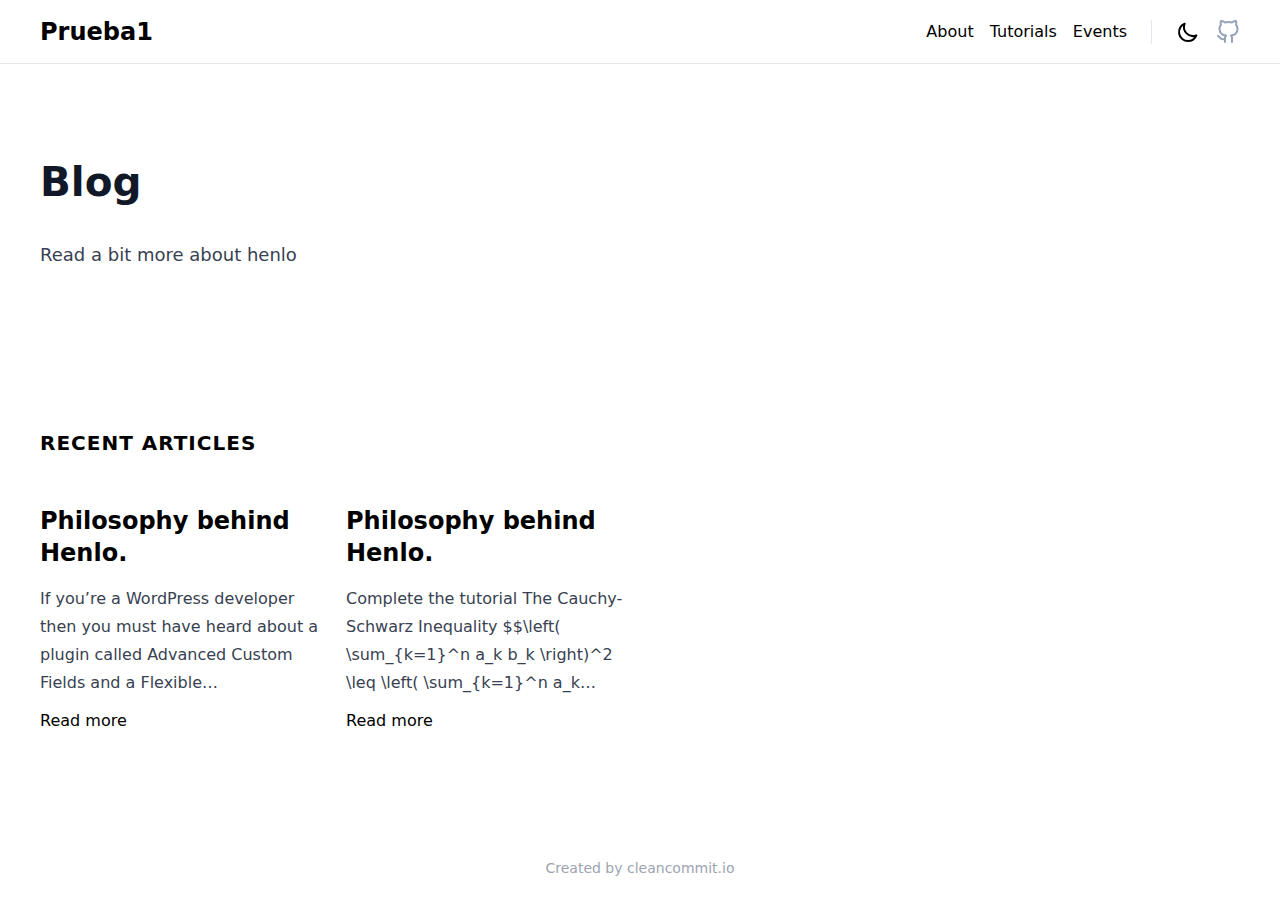
<file: blog/index.html>
<!DOCTYPE html><html lang="en"><head><meta charSet="utf-8"/><meta http-equiv="x-ua-compatible" content="ie=edge"/><meta name="viewport" content="width=device-width, initial-scale=1, shrink-to-fit=no"/><meta name="generator" content="Gatsby 5.13.1"/><meta id="description" name="description" content="Think lightweight WordPress. Extensible, block based starter for Netlify CMS. Built with performance in mind, styled with TailwindCSS. " data-gatsby-head="true"/><meta id="ot" property="og:title" content="The most advanced starter for Gatsby &amp; Netlify CMS. | Henlo." data-gatsby-head="true"/><meta id="ou" property="og:url" content="undefined/blog/" data-gatsby-head="true"/><meta id="oty" property="og:type" content="website" data-gatsby-head="true"/><meta id="oi" property="og:image" content="undefined/img/henlo-cover.png" data-gatsby-head="true"/><meta id="od" property="og:description" content="Think lightweight WordPress. Extensible, block based starter for Netlify CMS. Built with performance in mind, styled with TailwindCSS. " data-gatsby-head="true"/><meta id="tt" name="twitter:title" content="The most advanced starter for Gatsby &amp; Netlify CMS. | Henlo." data-gatsby-head="true"/><meta id="ti" name="twitter:image" content="undefined/img/henlo-cover.png" data-gatsby-head="true"/><meta id="td" name="twitter:description" content="Think lightweight WordPress. Extensible, block based starter for Netlify CMS. Built with performance in mind, styled with TailwindCSS. " data-gatsby-head="true"/><meta id="type" property="og:type" content="website" data-gatsby-head="true"/><meta name="msapplication-TileColor" content="#000" data-gatsby-head="true"/><meta name="theme-color" content="#000" data-gatsby-head="true"/><meta name="twitter:card" content="summary_large_image" data-gatsby-head="true"/><meta name="msapplication-TileImage" content="/img/favicons/ms-icon-144x144.png" data-gatsby-head="true"/><style data-href="/styles.a2265ad88176d3cbb750.css" data-identity="gatsby-global-css">/*! tailwindcss v3.4.0 | MIT License | https://tailwindcss.com*/*,:after,:before{border:0 solid #e5e7eb;box-sizing:border-box}:after,:before{--tw-content:""}:host,html{-webkit-text-size-adjust:100%;font-feature-settings:normal;-webkit-tap-highlight-color:transparent;font-family:ui-sans-serif,system-ui,sans-serif,Apple Color Emoji,Segoe UI Emoji,Segoe UI Symbol,Noto Color Emoji;font-variation-settings:normal;line-height:1.5;-moz-tab-size:4;-o-tab-size:4;tab-size:4}body{line-height:inherit;margin:0}hr{border-top-width:1px;color:inherit;height:0}abbr:where([title]){-webkit-text-decoration:underline dotted;text-decoration:underline dotted}h1,h2,h3,h4,h5,h6{font-size:inherit;font-weight:inherit}a{color:inherit;text-decoration:inherit}b,strong{font-weight:bolder}code,kbd,pre,samp{font-feature-settings:normal;font-family:ui-monospace,SFMono-Regular,Menlo,Monaco,Consolas,Liberation Mono,Courier New,monospace;font-size:1em;font-variation-settings:normal}small{font-size:80%}sub,sup{font-size:75%;line-height:0;position:relative;vertical-align:baseline}sub{bottom:-.25em}sup{top:-.5em}table{border-collapse:collapse;border-color:inherit;text-indent:0}button,input,optgroup,select,textarea{font-feature-settings:inherit;color:inherit;font-family:inherit;font-size:100%;font-variation-settings:inherit;font-weight:inherit;line-height:inherit;margin:0;padding:0}button,select{text-transform:none}[type=button],[type=reset],[type=submit],button{-webkit-appearance:button;background-color:transparent;background-image:none}:-moz-focusring{outline:auto}:-moz-ui-invalid{box-shadow:none}progress{vertical-align:baseline}::-webkit-inner-spin-button,::-webkit-outer-spin-button{height:auto}[type=search]{-webkit-appearance:textfield;outline-offset:-2px}::-webkit-search-decoration{-webkit-appearance:none}::-webkit-file-upload-button{-webkit-appearance:button;font:inherit}summary{display:list-item}blockquote,dd,dl,fieldset,figure,h1,h2,h3,h4,h5,h6,hr,p,pre{margin:0}fieldset,legend{padding:0}menu,ol,ul{list-style:none;margin:0;padding:0}dialog{padding:0}textarea{resize:vertical}input::-moz-placeholder,textarea::-moz-placeholder{color:#9ca3af}input::placeholder,textarea::placeholder{color:#9ca3af}[role=button],button{cursor:pointer}:disabled{cursor:default}audio,canvas,embed,iframe,img,object,svg,video{display:block;vertical-align:middle}img,video{height:auto;max-width:100%}[hidden]{display:none}[multiple],[type=date],[type=datetime-local],[type=email],[type=month],[type=number],[type=password],[type=search],[type=tel],[type=text],[type=time],[type=url],[type=week],input:where(:not([type])),select,textarea{--tw-shadow:0 0 #0000;-webkit-appearance:none;-moz-appearance:none;appearance:none;background-color:#fff;border-color:#6b7280;border-radius:0;border-width:1px;font-size:1rem;line-height:1.5rem;padding:.5rem .75rem}[multiple]:focus,[type=date]:focus,[type=datetime-local]:focus,[type=email]:focus,[type=month]:focus,[type=number]:focus,[type=password]:focus,[type=search]:focus,[type=tel]:focus,[type=text]:focus,[type=time]:focus,[type=url]:focus,[type=week]:focus,input:where(:not([type])):focus,select:focus,textarea:focus{--tw-ring-inset:var(--tw-empty,/*!*/ /*!*/);--tw-ring-offset-width:0px;--tw-ring-offset-color:#fff;--tw-ring-color:#2563eb;--tw-ring-offset-shadow:var(--tw-ring-inset) 0 0 0 var(--tw-ring-offset-width) var(--tw-ring-offset-color);--tw-ring-shadow:var(--tw-ring-inset) 0 0 0 calc(1px + var(--tw-ring-offset-width)) var(--tw-ring-color);border-color:#2563eb;box-shadow:var(--tw-ring-offset-shadow),var(--tw-ring-shadow),var(--tw-shadow);outline:2px solid transparent;outline-offset:2px}input::-moz-placeholder,textarea::-moz-placeholder{color:#6b7280;opacity:1}input::placeholder,textarea::placeholder{color:#6b7280;opacity:1}::-webkit-datetime-edit-fields-wrapper{padding:0}::-webkit-date-and-time-value{min-height:1.5em;text-align:inherit}::-webkit-datetime-edit{display:inline-flex}::-webkit-datetime-edit,::-webkit-datetime-edit-day-field,::-webkit-datetime-edit-hour-field,::-webkit-datetime-edit-meridiem-field,::-webkit-datetime-edit-millisecond-field,::-webkit-datetime-edit-minute-field,::-webkit-datetime-edit-month-field,::-webkit-datetime-edit-second-field,::-webkit-datetime-edit-year-field{padding-bottom:0;padding-top:0}select{background-image:url("data:image/svg+xml;charset=utf-8,%3Csvg xmlns='http://www.w3.org/2000/svg' fill='none' viewBox='0 0 20 20'%3E%3Cpath stroke='%236b7280' stroke-linecap='round' stroke-linejoin='round' stroke-width='1.5' d='m6 8 4 4 4-4'/%3E%3C/svg%3E");background-position:right .5rem center;background-repeat:no-repeat;background-size:1.5em 1.5em;padding-right:2.5rem;-webkit-print-color-adjust:exact;print-color-adjust:exact}[multiple],[size]:where(select:not([size="1"])){background-image:none;background-position:0 0;background-repeat:unset;background-size:initial;padding-right:.75rem;-webkit-print-color-adjust:unset;print-color-adjust:unset}[type=checkbox],[type=radio]{--tw-shadow:0 0 #0000;-webkit-appearance:none;-moz-appearance:none;appearance:none;background-color:#fff;background-origin:border-box;border-color:#6b7280;border-width:1px;color:#2563eb;display:inline-block;flex-shrink:0;height:1rem;padding:0;-webkit-print-color-adjust:exact;print-color-adjust:exact;-webkit-user-select:none;-moz-user-select:none;user-select:none;vertical-align:middle;width:1rem}[type=checkbox]{border-radius:0}[type=radio]{border-radius:100%}[type=checkbox]:focus,[type=radio]:focus{--tw-ring-inset:var(--tw-empty,/*!*/ /*!*/);--tw-ring-offset-width:2px;--tw-ring-offset-color:#fff;--tw-ring-color:#2563eb;--tw-ring-offset-shadow:var(--tw-ring-inset) 0 0 0 var(--tw-ring-offset-width) var(--tw-ring-offset-color);--tw-ring-shadow:var(--tw-ring-inset) 0 0 0 calc(2px + var(--tw-ring-offset-width)) var(--tw-ring-color);box-shadow:var(--tw-ring-offset-shadow),var(--tw-ring-shadow),var(--tw-shadow);outline:2px solid transparent;outline-offset:2px}[type=checkbox]:checked,[type=radio]:checked{background-color:currentColor;background-position:50%;background-repeat:no-repeat;background-size:100% 100%;border-color:transparent}[type=checkbox]:checked{background-image:url("data:image/svg+xml;charset=utf-8,%3Csvg xmlns='http://www.w3.org/2000/svg' fill='%23fff' viewBox='0 0 16 16'%3E%3Cpath d='M12.207 4.793a1 1 0 0 1 0 1.414l-5 5a1 1 0 0 1-1.414 0l-2-2a1 1 0 0 1 1.414-1.414L6.5 9.086l4.293-4.293a1 1 0 0 1 1.414 0z'/%3E%3C/svg%3E")}@media (forced-colors:active){[type=checkbox]:checked{-webkit-appearance:auto;-moz-appearance:auto;appearance:auto}}[type=radio]:checked{background-image:url("data:image/svg+xml;charset=utf-8,%3Csvg xmlns='http://www.w3.org/2000/svg' fill='%23fff' viewBox='0 0 16 16'%3E%3Ccircle cx='8' cy='8' r='3'/%3E%3C/svg%3E")}@media (forced-colors:active){[type=radio]:checked{-webkit-appearance:auto;-moz-appearance:auto;appearance:auto}}[type=checkbox]:checked:focus,[type=checkbox]:checked:hover,[type=radio]:checked:focus,[type=radio]:checked:hover{background-color:currentColor;border-color:transparent}[type=checkbox]:indeterminate{background-color:currentColor;background-image:url("data:image/svg+xml;charset=utf-8,%3Csvg xmlns='http://www.w3.org/2000/svg' fill='none' viewBox='0 0 16 16'%3E%3Cpath stroke='%23fff' stroke-linecap='round' stroke-linejoin='round' stroke-width='2' d='M4 8h8'/%3E%3C/svg%3E");background-position:50%;background-repeat:no-repeat;background-size:100% 100%;border-color:transparent}@media (forced-colors:active){[type=checkbox]:indeterminate{-webkit-appearance:auto;-moz-appearance:auto;appearance:auto}}[type=checkbox]:indeterminate:focus,[type=checkbox]:indeterminate:hover{background-color:currentColor;border-color:transparent}[type=file]{background:unset;border-color:inherit;border-radius:0;border-width:0;font-size:unset;line-height:inherit;padding:0}[type=file]:focus{outline:1px solid ButtonText;outline:1px auto -webkit-focus-ring-color}*,:after,:before{--tw-border-spacing-x:0;--tw-border-spacing-y:0;--tw-translate-x:0;--tw-translate-y:0;--tw-rotate:0;--tw-skew-x:0;--tw-skew-y:0;--tw-scale-x:1;--tw-scale-y:1;--tw-pan-x: ;--tw-pan-y: ;--tw-pinch-zoom: ;--tw-scroll-snap-strictness:proximity;--tw-gradient-from-position: ;--tw-gradient-via-position: ;--tw-gradient-to-position: ;--tw-ordinal: ;--tw-slashed-zero: ;--tw-numeric-figure: ;--tw-numeric-spacing: ;--tw-numeric-fraction: ;--tw-ring-inset: ;--tw-ring-offset-width:0px;--tw-ring-offset-color:#fff;--tw-ring-color:rgba(59,130,246,.5);--tw-ring-offset-shadow:0 0 #0000;--tw-ring-shadow:0 0 #0000;--tw-shadow:0 0 #0000;--tw-shadow-colored:0 0 #0000;--tw-blur: ;--tw-brightness: ;--tw-contrast: ;--tw-grayscale: ;--tw-hue-rotate: ;--tw-invert: ;--tw-saturate: ;--tw-sepia: ;--tw-drop-shadow: ;--tw-backdrop-blur: ;--tw-backdrop-brightness: ;--tw-backdrop-contrast: ;--tw-backdrop-grayscale: ;--tw-backdrop-hue-rotate: ;--tw-backdrop-invert: ;--tw-backdrop-opacity: ;--tw-backdrop-saturate: ;--tw-backdrop-sepia: }::backdrop{--tw-border-spacing-x:0;--tw-border-spacing-y:0;--tw-translate-x:0;--tw-translate-y:0;--tw-rotate:0;--tw-skew-x:0;--tw-skew-y:0;--tw-scale-x:1;--tw-scale-y:1;--tw-pan-x: ;--tw-pan-y: ;--tw-pinch-zoom: ;--tw-scroll-snap-strictness:proximity;--tw-gradient-from-position: ;--tw-gradient-via-position: ;--tw-gradient-to-position: ;--tw-ordinal: ;--tw-slashed-zero: ;--tw-numeric-figure: ;--tw-numeric-spacing: ;--tw-numeric-fraction: ;--tw-ring-inset: ;--tw-ring-offset-width:0px;--tw-ring-offset-color:#fff;--tw-ring-color:rgba(59,130,246,.5);--tw-ring-offset-shadow:0 0 #0000;--tw-ring-shadow:0 0 #0000;--tw-shadow:0 0 #0000;--tw-shadow-colored:0 0 #0000;--tw-blur: ;--tw-brightness: ;--tw-contrast: ;--tw-grayscale: ;--tw-hue-rotate: ;--tw-invert: ;--tw-saturate: ;--tw-sepia: ;--tw-drop-shadow: ;--tw-backdrop-blur: ;--tw-backdrop-brightness: ;--tw-backdrop-contrast: ;--tw-backdrop-grayscale: ;--tw-backdrop-hue-rotate: ;--tw-backdrop-invert: ;--tw-backdrop-opacity: ;--tw-backdrop-saturate: ;--tw-backdrop-sepia: }.container{width:100%}@media (min-width:640px){.container{max-width:640px}}@media (min-width:768px){.container{max-width:768px}}@media (min-width:1024px){.container{max-width:1024px}}@media (min-width:1280px){.container{max-width:1280px}}@media (min-width:1536px){.container{max-width:1536px}}.prose{color:var(--tw-prose-body);max-width:65ch}.prose :where(p):not(:where([class~=not-prose],[class~=not-prose] *)){margin-bottom:1.25em;margin-top:1.25em}.prose :where([class~=lead]):not(:where([class~=not-prose],[class~=not-prose] *)){color:var(--tw-prose-lead);font-size:1.25em;line-height:1.6;margin-bottom:1.2em;margin-top:1.2em}.prose :where(a):not(:where([class~=not-prose],[class~=not-prose] *)){color:var(--tw-prose-links);font-weight:500;text-decoration:underline}.prose :where(strong):not(:where([class~=not-prose],[class~=not-prose] *)){color:var(--tw-prose-bold);font-weight:600}.prose :where(a strong):not(:where([class~=not-prose],[class~=not-prose] *)){color:inherit}.prose :where(blockquote strong):not(:where([class~=not-prose],[class~=not-prose] *)){color:inherit}.prose :where(thead th strong):not(:where([class~=not-prose],[class~=not-prose] *)){color:inherit}.prose :where(ol):not(:where([class~=not-prose],[class~=not-prose] *)){list-style-type:decimal;margin-bottom:1.25em;margin-top:1.25em;padding-left:1.625em}.prose :where(ol[type=A]):not(:where([class~=not-prose],[class~=not-prose] *)){list-style-type:upper-alpha}.prose :where(ol[type=a]):not(:where([class~=not-prose],[class~=not-prose] *)){list-style-type:lower-alpha}.prose :where(ol[type=A s]):not(:where([class~=not-prose],[class~=not-prose] *)){list-style-type:upper-alpha}.prose :where(ol[type=a s]):not(:where([class~=not-prose],[class~=not-prose] *)){list-style-type:lower-alpha}.prose :where(ol[type=I]):not(:where([class~=not-prose],[class~=not-prose] *)){list-style-type:upper-roman}.prose :where(ol[type=i]):not(:where([class~=not-prose],[class~=not-prose] *)){list-style-type:lower-roman}.prose :where(ol[type=I s]):not(:where([class~=not-prose],[class~=not-prose] *)){list-style-type:upper-roman}.prose :where(ol[type=i s]):not(:where([class~=not-prose],[class~=not-prose] *)){list-style-type:lower-roman}.prose :where(ol[type="1"]):not(:where([class~=not-prose],[class~=not-prose] *)){list-style-type:decimal}.prose :where(ul):not(:where([class~=not-prose],[class~=not-prose] *)){list-style-type:disc;margin-bottom:1.25em;margin-top:1.25em;padding-left:1.625em}.prose :where(ol>li):not(:where([class~=not-prose],[class~=not-prose] *))::marker{color:var(--tw-prose-counters);font-weight:400}.prose :where(ul>li):not(:where([class~=not-prose],[class~=not-prose] *))::marker{color:var(--tw-prose-bullets)}.prose :where(dt):not(:where([class~=not-prose],[class~=not-prose] *)){color:var(--tw-prose-headings);font-weight:600;margin-top:1.25em}.prose :where(hr):not(:where([class~=not-prose],[class~=not-prose] *)){border-color:var(--tw-prose-hr);border-top-width:1px;margin-bottom:3em;margin-top:3em}.prose :where(blockquote):not(:where([class~=not-prose],[class~=not-prose] *)){border-left-color:var(--tw-prose-quote-borders);border-left-width:.25rem;color:var(--tw-prose-quotes);font-style:italic;font-weight:500;margin-bottom:1.6em;margin-top:1.6em;padding-left:1em;quotes:"\201C""\201D""\2018""\2019"}.prose :where(blockquote p:first-of-type):not(:where([class~=not-prose],[class~=not-prose] *)):before{content:open-quote}.prose :where(blockquote p:last-of-type):not(:where([class~=not-prose],[class~=not-prose] *)):after{content:close-quote}.prose :where(h1):not(:where([class~=not-prose],[class~=not-prose] *)){color:var(--tw-prose-headings);font-size:2.25em;font-weight:800;line-height:1.1111111;margin-bottom:.8888889em;margin-top:0}.prose :where(h1 strong):not(:where([class~=not-prose],[class~=not-prose] *)){color:inherit;font-weight:900}.prose :where(h2):not(:where([class~=not-prose],[class~=not-prose] *)){color:var(--tw-prose-headings);font-size:1.5em;font-weight:700;line-height:1.3333333;margin-bottom:1em;margin-top:2em}.prose :where(h2 strong):not(:where([class~=not-prose],[class~=not-prose] *)){color:inherit;font-weight:800}.prose :where(h3):not(:where([class~=not-prose],[class~=not-prose] *)){color:var(--tw-prose-headings);font-size:1.25em;font-weight:600;line-height:1.6;margin-bottom:.6em;margin-top:1.6em}.prose :where(h3 strong):not(:where([class~=not-prose],[class~=not-prose] *)){color:inherit;font-weight:700}.prose :where(h4):not(:where([class~=not-prose],[class~=not-prose] *)){color:var(--tw-prose-headings);font-weight:600;line-height:1.5;margin-bottom:.5em;margin-top:1.5em}.prose :where(h4 strong):not(:where([class~=not-prose],[class~=not-prose] *)){color:inherit;font-weight:700}.prose :where(img):not(:where([class~=not-prose],[class~=not-prose] *)){margin-bottom:2em;margin-top:2em}.prose :where(picture):not(:where([class~=not-prose],[class~=not-prose] *)){display:block;margin-bottom:2em;margin-top:2em}.prose :where(kbd):not(:where([class~=not-prose],[class~=not-prose] *)){border-radius:.3125rem;box-shadow:0 0 0 1px rgb(var(--tw-prose-kbd-shadows)/10%),0 3px 0 rgb(var(--tw-prose-kbd-shadows)/10%);color:var(--tw-prose-kbd);font-family:inherit;font-size:.875em;font-weight:500;padding:.1875em .375em}.prose :where(code):not(:where([class~=not-prose],[class~=not-prose] *)){color:var(--tw-prose-code);font-size:.875em;font-weight:600}.prose :where(code):not(:where([class~=not-prose],[class~=not-prose] *)):before{content:"`"}.prose :where(code):not(:where([class~=not-prose],[class~=not-prose] *)):after{content:"`"}.prose :where(a code):not(:where([class~=not-prose],[class~=not-prose] *)){color:inherit}.prose :where(h1 code):not(:where([class~=not-prose],[class~=not-prose] *)){color:inherit}.prose :where(h2 code):not(:where([class~=not-prose],[class~=not-prose] *)){color:inherit;font-size:.875em}.prose :where(h3 code):not(:where([class~=not-prose],[class~=not-prose] *)){color:inherit;font-size:.9em}.prose :where(h4 code):not(:where([class~=not-prose],[class~=not-prose] *)){color:inherit}.prose :where(blockquote code):not(:where([class~=not-prose],[class~=not-prose] *)){color:inherit}.prose :where(thead th code):not(:where([class~=not-prose],[class~=not-prose] *)){color:inherit}.prose :where(pre):not(:where([class~=not-prose],[class~=not-prose] *)){background-color:var(--tw-prose-pre-bg);border-radius:.375rem;color:var(--tw-prose-pre-code);font-size:.875em;font-weight:400;line-height:1.7142857;margin-bottom:1.7142857em;margin-top:1.7142857em;overflow-x:auto;padding:.8571429em 1.1428571em}.prose :where(pre code):not(:where([class~=not-prose],[class~=not-prose] *)){background-color:transparent;border-radius:0;border-width:0;color:inherit;font-family:inherit;font-size:inherit;font-weight:inherit;line-height:inherit;padding:0}.prose :where(pre code):not(:where([class~=not-prose],[class~=not-prose] *)):before{content:none}.prose :where(pre code):not(:where([class~=not-prose],[class~=not-prose] *)):after{content:none}.prose :where(table):not(:where([class~=not-prose],[class~=not-prose] *)){font-size:.875em;line-height:1.7142857;margin-bottom:2em;margin-top:2em;table-layout:auto;text-align:left;width:100%}.prose :where(thead):not(:where([class~=not-prose],[class~=not-prose] *)){border-bottom-color:var(--tw-prose-th-borders);border-bottom-width:1px}.prose :where(thead th):not(:where([class~=not-prose],[class~=not-prose] *)){color:var(--tw-prose-headings);font-weight:600;padding-bottom:.5714286em;padding-left:.5714286em;padding-right:.5714286em;vertical-align:bottom}.prose :where(tbody tr):not(:where([class~=not-prose],[class~=not-prose] *)){border-bottom-color:var(--tw-prose-td-borders);border-bottom-width:1px}.prose :where(tbody tr:last-child):not(:where([class~=not-prose],[class~=not-prose] *)){border-bottom-width:0}.prose :where(tbody td):not(:where([class~=not-prose],[class~=not-prose] *)){vertical-align:baseline}.prose :where(tfoot):not(:where([class~=not-prose],[class~=not-prose] *)){border-top-color:var(--tw-prose-th-borders);border-top-width:1px}.prose :where(tfoot td):not(:where([class~=not-prose],[class~=not-prose] *)){vertical-align:top}.prose :where(figure>*):not(:where([class~=not-prose],[class~=not-prose] *)){margin-bottom:0;margin-top:0}.prose :where(figcaption):not(:where([class~=not-prose],[class~=not-prose] *)){color:var(--tw-prose-captions);font-size:.875em;line-height:1.4285714;margin-top:.8571429em}.prose{--tw-prose-body:#374151;--tw-prose-headings:#111827;--tw-prose-lead:#4b5563;--tw-prose-links:#111827;--tw-prose-bold:#111827;--tw-prose-counters:#6b7280;--tw-prose-bullets:#d1d5db;--tw-prose-hr:#e5e7eb;--tw-prose-quotes:#111827;--tw-prose-quote-borders:#e5e7eb;--tw-prose-captions:#6b7280;--tw-prose-kbd:#111827;--tw-prose-kbd-shadows:17 24 39;--tw-prose-code:#111827;--tw-prose-pre-code:#e5e7eb;--tw-prose-pre-bg:#1f2937;--tw-prose-th-borders:#d1d5db;--tw-prose-td-borders:#e5e7eb;--tw-prose-invert-body:#d1d5db;--tw-prose-invert-headings:#fff;--tw-prose-invert-lead:#9ca3af;--tw-prose-invert-links:#fff;--tw-prose-invert-bold:#fff;--tw-prose-invert-counters:#9ca3af;--tw-prose-invert-bullets:#4b5563;--tw-prose-invert-hr:#374151;--tw-prose-invert-quotes:#f3f4f6;--tw-prose-invert-quote-borders:#374151;--tw-prose-invert-captions:#9ca3af;--tw-prose-invert-kbd:#fff;--tw-prose-invert-kbd-shadows:255 255 255;--tw-prose-invert-code:#fff;--tw-prose-invert-pre-code:#d1d5db;--tw-prose-invert-pre-bg:rgba(0,0,0,.5);--tw-prose-invert-th-borders:#4b5563;--tw-prose-invert-td-borders:#374151;font-size:1rem;line-height:1.75}.prose :where(picture>img):not(:where([class~=not-prose],[class~=not-prose] *)){margin-bottom:0;margin-top:0}.prose :where(video):not(:where([class~=not-prose],[class~=not-prose] *)){margin-bottom:2em;margin-top:2em}.prose :where(li):not(:where([class~=not-prose],[class~=not-prose] *)){margin-bottom:.5em;margin-top:.5em}.prose :where(ol>li):not(:where([class~=not-prose],[class~=not-prose] *)){padding-left:.375em}.prose :where(ul>li):not(:where([class~=not-prose],[class~=not-prose] *)){padding-left:.375em}.prose :where(.prose>ul>li p):not(:where([class~=not-prose],[class~=not-prose] *)){margin-bottom:.75em;margin-top:.75em}.prose :where(.prose>ul>li>:first-child):not(:where([class~=not-prose],[class~=not-prose] *)){margin-top:1.25em}.prose :where(.prose>ul>li>:last-child):not(:where([class~=not-prose],[class~=not-prose] *)){margin-bottom:1.25em}.prose :where(.prose>ol>li>:first-child):not(:where([class~=not-prose],[class~=not-prose] *)){margin-top:1.25em}.prose :where(.prose>ol>li>:last-child):not(:where([class~=not-prose],[class~=not-prose] *)){margin-bottom:1.25em}.prose :where(ul ul,ul ol,ol ul,ol ol):not(:where([class~=not-prose],[class~=not-prose] *)){margin-bottom:.75em;margin-top:.75em}.prose :where(dl):not(:where([class~=not-prose],[class~=not-prose] *)){margin-bottom:1.25em;margin-top:1.25em}.prose :where(dd):not(:where([class~=not-prose],[class~=not-prose] *)){margin-top:.5em;padding-left:1.625em}.prose :where(hr+*):not(:where([class~=not-prose],[class~=not-prose] *)){margin-top:0}.prose :where(h2+*):not(:where([class~=not-prose],[class~=not-prose] *)){margin-top:0}.prose :where(h3+*):not(:where([class~=not-prose],[class~=not-prose] *)){margin-top:0}.prose :where(h4+*):not(:where([class~=not-prose],[class~=not-prose] *)){margin-top:0}.prose :where(thead th:first-child):not(:where([class~=not-prose],[class~=not-prose] *)){padding-left:0}.prose :where(thead th:last-child):not(:where([class~=not-prose],[class~=not-prose] *)){padding-right:0}.prose :where(tbody td,tfoot td):not(:where([class~=not-prose],[class~=not-prose] *)){padding:.5714286em}.prose :where(tbody td:first-child,tfoot td:first-child):not(:where([class~=not-prose],[class~=not-prose] *)){padding-left:0}.prose :where(tbody td:last-child,tfoot td:last-child):not(:where([class~=not-prose],[class~=not-prose] *)){padding-right:0}.prose :where(figure):not(:where([class~=not-prose],[class~=not-prose] *)){margin-bottom:2em;margin-top:2em}.prose :where(.prose>:first-child):not(:where([class~=not-prose],[class~=not-prose] *)){margin-top:0}.prose :where(.prose>:last-child):not(:where([class~=not-prose],[class~=not-prose] *)){margin-bottom:0}.prose-lg{font-size:1.125rem;line-height:1.7777778}.prose-lg :where(p):not(:where([class~=not-prose],[class~=not-prose] *)){margin-bottom:1.3333333em;margin-top:1.3333333em}.prose-lg :where([class~=lead]):not(:where([class~=not-prose],[class~=not-prose] *)){font-size:1.2222222em;line-height:1.4545455;margin-bottom:1.0909091em;margin-top:1.0909091em}.prose-lg :where(blockquote):not(:where([class~=not-prose],[class~=not-prose] *)){margin-bottom:1.6666667em;margin-top:1.6666667em;padding-left:1em}.prose-lg :where(h1):not(:where([class~=not-prose],[class~=not-prose] *)){font-size:2.6666667em;line-height:1;margin-bottom:.8333333em;margin-top:0}.prose-lg :where(h2):not(:where([class~=not-prose],[class~=not-prose] *)){font-size:1.6666667em;line-height:1.3333333;margin-bottom:1.0666667em;margin-top:1.8666667em}.prose-lg :where(h3):not(:where([class~=not-prose],[class~=not-prose] *)){font-size:1.3333333em;line-height:1.5;margin-bottom:.6666667em;margin-top:1.6666667em}.prose-lg :where(h4):not(:where([class~=not-prose],[class~=not-prose] *)){line-height:1.5555556;margin-bottom:.4444444em;margin-top:1.7777778em}.prose-lg :where(img):not(:where([class~=not-prose],[class~=not-prose] *)){margin-bottom:1.7777778em;margin-top:1.7777778em}.prose-lg :where(picture):not(:where([class~=not-prose],[class~=not-prose] *)){margin-bottom:1.7777778em;margin-top:1.7777778em}.prose-lg :where(picture>img):not(:where([class~=not-prose],[class~=not-prose] *)){margin-bottom:0;margin-top:0}.prose-lg :where(video):not(:where([class~=not-prose],[class~=not-prose] *)){margin-bottom:1.7777778em;margin-top:1.7777778em}.prose-lg :where(kbd):not(:where([class~=not-prose],[class~=not-prose] *)){border-radius:.3125rem;font-size:.8888889em;padding:.2222222em .4444444em}.prose-lg :where(code):not(:where([class~=not-prose],[class~=not-prose] *)){font-size:.8888889em}.prose-lg :where(h2 code):not(:where([class~=not-prose],[class~=not-prose] *)){font-size:.8666667em}.prose-lg :where(h3 code):not(:where([class~=not-prose],[class~=not-prose] *)){font-size:.875em}.prose-lg :where(pre):not(:where([class~=not-prose],[class~=not-prose] *)){border-radius:.375rem;font-size:.8888889em;line-height:1.75;margin-bottom:2em;margin-top:2em;padding:1em 1.5em}.prose-lg :where(ol):not(:where([class~=not-prose],[class~=not-prose] *)){margin-bottom:1.3333333em;margin-top:1.3333333em;padding-left:1.5555556em}.prose-lg :where(ul):not(:where([class~=not-prose],[class~=not-prose] *)){margin-bottom:1.3333333em;margin-top:1.3333333em;padding-left:1.5555556em}.prose-lg :where(li):not(:where([class~=not-prose],[class~=not-prose] *)){margin-bottom:.6666667em;margin-top:.6666667em}.prose-lg :where(ol>li):not(:where([class~=not-prose],[class~=not-prose] *)){padding-left:.4444444em}.prose-lg :where(ul>li):not(:where([class~=not-prose],[class~=not-prose] *)){padding-left:.4444444em}.prose-lg :where(.prose-lg>ul>li p):not(:where([class~=not-prose],[class~=not-prose] *)){margin-bottom:.8888889em;margin-top:.8888889em}.prose-lg :where(.prose-lg>ul>li>:first-child):not(:where([class~=not-prose],[class~=not-prose] *)){margin-top:1.3333333em}.prose-lg :where(.prose-lg>ul>li>:last-child):not(:where([class~=not-prose],[class~=not-prose] *)){margin-bottom:1.3333333em}.prose-lg :where(.prose-lg>ol>li>:first-child):not(:where([class~=not-prose],[class~=not-prose] *)){margin-top:1.3333333em}.prose-lg :where(.prose-lg>ol>li>:last-child):not(:where([class~=not-prose],[class~=not-prose] *)){margin-bottom:1.3333333em}.prose-lg :where(ul ul,ul ol,ol ul,ol ol):not(:where([class~=not-prose],[class~=not-prose] *)){margin-bottom:.8888889em;margin-top:.8888889em}.prose-lg :where(dl):not(:where([class~=not-prose],[class~=not-prose] *)){margin-bottom:1.3333333em;margin-top:1.3333333em}.prose-lg :where(dt):not(:where([class~=not-prose],[class~=not-prose] *)){margin-top:1.3333333em}.prose-lg :where(dd):not(:where([class~=not-prose],[class~=not-prose] *)){margin-top:.6666667em;padding-left:1.5555556em}.prose-lg :where(hr):not(:where([class~=not-prose],[class~=not-prose] *)){margin-bottom:3.1111111em;margin-top:3.1111111em}.prose-lg :where(hr+*):not(:where([class~=not-prose],[class~=not-prose] *)){margin-top:0}.prose-lg :where(h2+*):not(:where([class~=not-prose],[class~=not-prose] *)){margin-top:0}.prose-lg :where(h3+*):not(:where([class~=not-prose],[class~=not-prose] *)){margin-top:0}.prose-lg :where(h4+*):not(:where([class~=not-prose],[class~=not-prose] *)){margin-top:0}.prose-lg :where(table):not(:where([class~=not-prose],[class~=not-prose] *)){font-size:.8888889em;line-height:1.5}.prose-lg :where(thead th):not(:where([class~=not-prose],[class~=not-prose] *)){padding-bottom:.75em;padding-left:.75em;padding-right:.75em}.prose-lg :where(thead th:first-child):not(:where([class~=not-prose],[class~=not-prose] *)){padding-left:0}.prose-lg :where(thead th:last-child):not(:where([class~=not-prose],[class~=not-prose] *)){padding-right:0}.prose-lg :where(tbody td,tfoot td):not(:where([class~=not-prose],[class~=not-prose] *)){padding:.75em}.prose-lg :where(tbody td:first-child,tfoot td:first-child):not(:where([class~=not-prose],[class~=not-prose] *)){padding-left:0}.prose-lg :where(tbody td:last-child,tfoot td:last-child):not(:where([class~=not-prose],[class~=not-prose] *)){padding-right:0}.prose-lg :where(figure):not(:where([class~=not-prose],[class~=not-prose] *)){margin-bottom:1.7777778em;margin-top:1.7777778em}.prose-lg :where(figure>*):not(:where([class~=not-prose],[class~=not-prose] *)){margin-bottom:0;margin-top:0}.prose-lg :where(figcaption):not(:where([class~=not-prose],[class~=not-prose] *)){font-size:.8888889em;line-height:1.5;margin-top:1em}.prose-lg :where(.prose-lg>:first-child):not(:where([class~=not-prose],[class~=not-prose] *)){margin-top:0}.prose-lg :where(.prose-lg>:last-child):not(:where([class~=not-prose],[class~=not-prose] *)){margin-bottom:0}.sr-only{clip:rect(0,0,0,0);border-width:0;height:1px;margin:-1px;overflow:hidden;padding:0;position:absolute;white-space:nowrap;width:1px}.bottom-0{bottom:0}.m-auto{margin:auto}.mx-auto{margin-left:auto;margin-right:auto}.my-12{margin-top:3rem}.mb-12,.my-12{margin-bottom:3rem}.mb-2{margin-bottom:.5rem}.mb-3{margin-bottom:.75rem}.mb-4{margin-bottom:1rem}.ml-4{margin-left:1rem}.ml-6{margin-left:1.5rem}.mt-2{margin-top:.5rem}.mt-4{margin-top:1rem}.mt-6{margin-top:1.5rem}.mt-8{margin-top:2rem}.mt-auto{margin-top:auto}.block{display:block}.inline-block{display:inline-block}.flex{display:flex}.grid{display:grid}.hidden{display:none}.h-16{height:4rem}.h-6{height:1.5rem}.h-screen{height:100vh}.min-h-screen{min-height:100vh}.w-6{width:1.5rem}.w-72{width:18rem}.w-full{width:100%}.max-w-2xl{max-width:42rem}.max-w-3xl{max-width:48rem}.max-w-5xl{max-width:64rem}.max-w-6xl{max-width:72rem}.max-w-7xl{max-width:80rem}.max-w-md{max-width:28rem}.cursor-pointer{cursor:pointer}.grid-cols-2{grid-template-columns:repeat(2,minmax(0,1fr))}.flex-row{flex-direction:row}.flex-row-reverse{flex-direction:row-reverse}.flex-col{flex-direction:column}.flex-wrap{flex-wrap:wrap}.items-center{align-items:center}.justify-center{justify-content:center}.justify-between{justify-content:space-between}.gap-2{gap:.5rem}.gap-20{gap:5rem}.gap-4{gap:1rem}.gap-6{gap:1.5rem}.gap-x-4{-moz-column-gap:1rem;column-gap:1rem}.gap-y-6{row-gap:1.5rem}.border{border-width:1px}.border-b{border-bottom-width:1px}.border-l{border-left-width:1px}.border-slate-200{--tw-border-opacity:1;border-color:rgb(226 232 240/var(--tw-border-opacity))}.bg-black{--tw-bg-opacity:1;background-color:rgb(0 0 0/var(--tw-bg-opacity))}.bg-white{--tw-bg-opacity:1;background-color:rgb(255 255 255/var(--tw-bg-opacity))}.bg-zinc-100{--tw-bg-opacity:1;background-color:rgb(244 244 245/var(--tw-bg-opacity))}.px-4{padding-left:1rem;padding-right:1rem}.px-5{padding-left:1.25rem;padding-right:1.25rem}.px-6{padding-left:1.5rem;padding-right:1.5rem}.py-10{padding-bottom:2.5rem;padding-top:2.5rem}.py-12{padding-bottom:3rem;padding-top:3rem}.py-2{padding-bottom:.5rem;padding-top:.5rem}.py-20{padding-bottom:5rem;padding-top:5rem}.py-24{padding-bottom:6rem;padding-top:6rem}.py-3{padding-bottom:.75rem;padding-top:.75rem}.py-44{padding-bottom:11rem;padding-top:11rem}.py-5{padding-bottom:1.25rem;padding-top:1.25rem}.pl-6{padding-left:1.5rem}.text-center{text-align:center}.text-2xl{font-size:1.5rem;line-height:2rem}.text-3xl{font-size:1.875rem;line-height:2.25rem}.text-4xl{font-size:2.25rem;line-height:2.5rem}.text-5xl{font-size:3rem;line-height:1}.text-6xl{font-size:3.75rem;line-height:1}.text-9xl{font-size:8rem;line-height:1}.text-lg{font-size:1.125rem;line-height:1.75rem}.text-sm{font-size:.875rem;line-height:1.25rem}.text-xl{font-size:1.25rem;line-height:1.75rem}.font-bold{font-weight:700}.font-semibold{font-weight:600}.uppercase{text-transform:uppercase}.lowercase{text-transform:lowercase}.tracking-tight{letter-spacing:-.025em}.tracking-wider{letter-spacing:.05em}.text-black{--tw-text-opacity:1;color:rgb(0 0 0/var(--tw-text-opacity))}.text-gray-400{--tw-text-opacity:1;color:rgb(156 163 175/var(--tw-text-opacity))}.text-slate-400{--tw-text-opacity:1;color:rgb(148 163 184/var(--tw-text-opacity))}.text-white{--tw-text-opacity:1;color:rgb(255 255 255/var(--tw-text-opacity))}.filter{filter:var(--tw-blur) var(--tw-brightness) var(--tw-contrast) var(--tw-grayscale) var(--tw-hue-rotate) var(--tw-invert) var(--tw-saturate) var(--tw-sepia) var(--tw-drop-shadow)}.transition-colors{transition-duration:.15s;transition-property:color,background-color,border-color,text-decoration-color,fill,stroke;transition-timing-function:cubic-bezier(.4,0,.2,1)}:is(:where(.dark) .dark\:prose-invert){--tw-prose-body:var(--tw-prose-invert-body);--tw-prose-headings:var(--tw-prose-invert-headings);--tw-prose-lead:var(--tw-prose-invert-lead);--tw-prose-links:var(--tw-prose-invert-links);--tw-prose-bold:var(--tw-prose-invert-bold);--tw-prose-counters:var(--tw-prose-invert-counters);--tw-prose-bullets:var(--tw-prose-invert-bullets);--tw-prose-hr:var(--tw-prose-invert-hr);--tw-prose-quotes:var(--tw-prose-invert-quotes);--tw-prose-quote-borders:var(--tw-prose-invert-quote-borders);--tw-prose-captions:var(--tw-prose-invert-captions);--tw-prose-kbd:var(--tw-prose-invert-kbd);--tw-prose-kbd-shadows:var(--tw-prose-invert-kbd-shadows);--tw-prose-code:var(--tw-prose-invert-code);--tw-prose-pre-code:var(--tw-prose-invert-pre-code);--tw-prose-pre-bg:var(--tw-prose-invert-pre-bg);--tw-prose-th-borders:var(--tw-prose-invert-th-borders);--tw-prose-td-borders:var(--tw-prose-invert-td-borders)}.hover\:bg-transparent:hover{background-color:transparent}.hover\:text-gray-500:hover{--tw-text-opacity:1;color:rgb(107 114 128/var(--tw-text-opacity))}.hover\:text-slate-500:hover{--tw-text-opacity:1;color:rgb(100 116 139/var(--tw-text-opacity))}.hover\:text-white:hover{--tw-text-opacity:1;color:rgb(255 255 255/var(--tw-text-opacity))}@media (min-width:640px){.sm\:px-10{padding-left:2.5rem;padding-right:2.5rem}.sm\:text-left{text-align:left}}@media (min-width:768px){.md\:mb-8{margin-bottom:2rem}.md\:ml-0{margin-left:0}.md\:mr-0{margin-right:0}.md\:grid-cols-3{grid-template-columns:repeat(3,minmax(0,1fr))}.md\:flex-row{flex-direction:row}.md\:flex-row-reverse{flex-direction:row-reverse}.md\:gap-10{gap:2.5rem}.md\:gap-6{gap:1.5rem}.md\:text-3xl{font-size:1.875rem;line-height:2.25rem}.md\:text-4xl{font-size:2.25rem;line-height:2.5rem}.md\:text-5xl{font-size:3rem;line-height:1}.md\:text-6xl{font-size:3.75rem;line-height:1}.md\:text-xl{font-size:1.25rem;line-height:1.75rem}}@media (min-width:1024px){.lg\:mx-auto{margin-left:auto;margin-right:auto}.lg\:mb-10{margin-bottom:2.5rem}.lg\:ml-0{margin-left:0}.lg\:ml-auto{margin-left:auto}.lg\:mr-0{margin-right:0}.lg\:mr-auto{margin-right:auto}.lg\:w-1\/2{width:50%}.lg\:w-80{width:20rem}.lg\:grid-cols-3{grid-template-columns:repeat(3,minmax(0,1fr))}.lg\:gap-10{gap:2.5rem}.lg\:py-16{padding-bottom:4rem;padding-top:4rem}.lg\:py-20{padding-bottom:5rem;padding-top:5rem}.lg\:py-24{padding-bottom:6rem;padding-top:6rem}.lg\:py-32{padding-bottom:8rem;padding-top:8rem}.lg\:py-44{padding-bottom:11rem;padding-top:11rem}.lg\:text-7xl{font-size:4.5rem;line-height:1}.lg\:text-lg{font-size:1.125rem;line-height:1.75rem}.lg\:leading-relaxed{line-height:1.625}}@media (min-width:1280px){.xl\:grid-cols-4{grid-template-columns:repeat(4,minmax(0,1fr))}}:is(:where(.dark) .dark\:block){display:block}:is(:where(.dark) .dark\:hidden){display:none}:is(:where(.dark) .dark\:border-white){--tw-border-opacity:1;border-color:rgb(255 255 255/var(--tw-border-opacity))}:is(:where(.dark) .dark\:border-zinc-800){--tw-border-opacity:1;border-color:rgb(39 39 42/var(--tw-border-opacity))}:is(:where(.dark) .dark\:bg-\[\#0d0d10\]){--tw-bg-opacity:1;background-color:rgb(13 13 16/var(--tw-bg-opacity))}:is(:where(.dark) .dark\:bg-black){--tw-bg-opacity:1;background-color:rgb(0 0 0/var(--tw-bg-opacity))}:is(:where(.dark) .dark\:bg-white){--tw-bg-opacity:1;background-color:rgb(255 255 255/var(--tw-bg-opacity))}:is(:where(.dark) .dark\:text-black){--tw-text-opacity:1;color:rgb(0 0 0/var(--tw-text-opacity))}:is(:where(.dark) .dark\:text-white){--tw-text-opacity:1;color:rgb(255 255 255/var(--tw-text-opacity))}:is(:where(.dark) .dark\:hover\:bg-transparent:hover){background-color:transparent}:is(:where(.dark) .dark\:hover\:bg-white:hover){--tw-bg-opacity:1;background-color:rgb(255 255 255/var(--tw-bg-opacity))}:is(:where(.dark) .dark\:hover\:text-black:hover){--tw-text-opacity:1;color:rgb(0 0 0/var(--tw-text-opacity))}:is(:where(.dark) .dark\:hover\:text-slate-300:hover){--tw-text-opacity:1;color:rgb(203 213 225/var(--tw-text-opacity))}:is(:where(.dark) .dark\:hover\:text-white:hover){--tw-text-opacity:1;color:rgb(255 255 255/var(--tw-text-opacity))}</style><style>.gatsby-image-wrapper{position:relative;overflow:hidden}.gatsby-image-wrapper picture.object-fit-polyfill{position:static!important}.gatsby-image-wrapper img{bottom:0;height:100%;left:0;margin:0;max-width:none;padding:0;position:absolute;right:0;top:0;width:100%;object-fit:cover}.gatsby-image-wrapper [data-main-image]{opacity:0;transform:translateZ(0);transition:opacity .25s linear;will-change:opacity}.gatsby-image-wrapper-constrained{display:inline-block;vertical-align:top}</style><noscript><style>.gatsby-image-wrapper noscript [data-main-image]{opacity:1!important}.gatsby-image-wrapper [data-placeholder-image]{opacity:0!important}</style></noscript><script type="module">const e="undefined"!=typeof HTMLImageElement&&"loading"in HTMLImageElement.prototype;e&&document.body.addEventListener("load",(function(e){const t=e.target;if(void 0===t.dataset.mainImage)return;if(void 0===t.dataset.gatsbyImageSsr)return;let a=null,n=t;for(;null===a&&n;)void 0!==n.parentNode.dataset.gatsbyImageWrapper&&(a=n.parentNode),n=n.parentNode;const o=a.querySelector("[data-placeholder-image]"),r=new Image;r.src=t.currentSrc,r.decode().catch((()=>{})).then((()=>{t.style.opacity=1,o&&(o.style.opacity=0,o.style.transition="opacity 500ms linear")}))}),!0);</script><link rel="sitemap" type="application/xml" href="/sitemap-index.xml"/><title id="t" data-gatsby-head="true">The most advanced starter for Gatsby &amp; Netlify CMS. | Henlo.</title><link rel="canonical" href="undefined/blog/" data-gatsby-head="true"/><link rel="manifest" href="/img/favicons/manifest.json" data-gatsby-head="true"/><link rel="apple-touch-icon" sizes="57x57" href="/img/favicons/apple-icon-57x57.png" data-gatsby-head="true"/><link rel="apple-touch-icon" sizes="60x60" href="/img/favicons/apple-icon-60x60.png" data-gatsby-head="true"/><link rel="apple-touch-icon" sizes="72x72" href="/img/favicons/apple-icon-72x72.png" data-gatsby-head="true"/><link rel="apple-touch-icon" sizes="76x76" href="/img/favicons/apple-icon-76x76.png" data-gatsby-head="true"/><link rel="apple-touch-icon" sizes="114x114" href="/img/favicons/apple-icon-114x114.png" data-gatsby-head="true"/><link rel="apple-touch-icon" sizes="120x120" href="/img/favicons/apple-icon-120x120.png" data-gatsby-head="true"/><link rel="apple-touch-icon" sizes="144x144" href="/img/favicons/apple-icon-144x144.png" data-gatsby-head="true"/><link rel="apple-touch-icon" sizes="152x152" href="/img/favicons/apple-icon-152x152.png" data-gatsby-head="true"/><link rel="apple-touch-icon" sizes="180x180" href="/img/favicons/apple-icon-180x180.png" data-gatsby-head="true"/><link rel="icon" type="image/png" sizes="192x192" href="/img/favicons/android-icon-192x192.png" data-gatsby-head="true"/><link rel="icon" type="image/png" sizes="32x32" href="/img/favicons/favicon-32x32.png" data-gatsby-head="true"/><link rel="icon" type="image/png" sizes="96x96" href="/img/favicons/favicon-96x96.png" data-gatsby-head="true"/><link rel="icon" type="image/png" sizes="16x16" href="/img/favicons/favicon-16x16.png" data-gatsby-head="true"/></head><body><script>
void function() {
  window.__onThemeChange = function() {}

  var preferredTheme
  try {
    preferredTheme = localStorage.getItem('theme')
  } catch (err) { }

  function setTheme(newTheme) {
    if (preferredTheme && document.body.classList.contains(preferredTheme)) {
      document.body.classList.replace(preferredTheme, newTheme)
    } else {
      document.body.classList.add(newTheme)
    }

    window.__theme = newTheme
    preferredTheme = newTheme
    window.__onThemeChange(newTheme)
  }

  window.__setPreferredTheme = function(newTheme) {
    setTheme(newTheme)
    try {
      localStorage.setItem('theme', newTheme)
    } catch (err) {}
  }

  var darkQuery = window.matchMedia('(prefers-color-scheme: dark)')
  darkQuery.addListener(function(e) {
    window.__setPreferredTheme(e.matches ? 'dark' : 'light')
  })

  setTheme(preferredTheme || (darkQuery.matches ? 'dark' : 'light'))
}()
    </script><div id="___gatsby"><div style="outline:none" tabindex="-1" id="gatsby-focus-wrapper"><div class="min-h-screen flex flex-col dark:bg-black bg-white "><header class="flex h-16 border-b bg-white text-black dark:border-zinc-800 dark:bg-black dark:text-white"><div class="container mx-auto px-5 sm:px-10 m-auto flex items-center justify-between gap-20"><a class="text-2xl font-bold " href="/">Prueba1</a><div class="flex items-center"><nav class="flex gap-4"><a href="/about/">About</a><a aria-current="page" class="" href="/blog/">Tutorials</a><a href="/events/">Events</a></nav><div class="ml-6 flex items-center border-l border-slate-200 pl-6 dark:border-zinc-800"><button><svg xmlns="http://www.w3.org/2000/svg" class="h-6 w-6 block dark:hidden" fill="none" viewBox="0 0 24 24" stroke="currentColor" stroke-width="2"><path stroke-linecap="round" stroke-linejoin="round" d="M20.354 15.354A9 9 0 018.646 3.646 9.003 9.003 0 0012 21a9.003 9.003 0 008.354-5.646z"></path></svg><svg xmlns="http://www.w3.org/2000/svg" class="h-6 w-6 dark:block hidden" fill="none" viewBox="0 0 24 24" stroke="currentColor" stroke-width="2"><path stroke-linecap="round" stroke-linejoin="round" d="M12 3v1m0 16v1m9-9h-1M4 12H3m15.364 6.364l-.707-.707M6.343 6.343l-.707-.707m12.728 0l-.707.707M6.343 17.657l-.707.707M16 12a4 4 0 11-8 0 4 4 0 018 0z"></path></svg><div class="sr-only">Switch color theme</div></button><a href="https://github.com/clean-commit/gatsby-starter-henlo" target="_blank" rel="noopener noreferrer" class="ml-4 block text-slate-400 transition-colors hover:text-slate-500 dark:hover:text-slate-300"><div class="sr-only">Henlo on GitHub</div><svg xmlns="http://www.w3.org/2000/svg" width="24" height="24" fill="none" stroke="currentColor" stroke-linecap="round" stroke-linejoin="round" stroke-width="2" viewBox="0 0 24 24"><path d="M9 19c-5 1.5-5-2.5-7-3m14 6v-3.87a3.37 3.37 0 00-.94-2.61c3.14-.35 6.44-1.54 6.44-7A5.44 5.44 0 0020 4.77 5.07 5.07 0 0019.91 1S18.73.65 16 2.48a13.38 13.38 0 00-7 0C6.27.65 5.09 1 5.09 1A5.07 5.07 0 005 4.77a5.44 5.44 0 00-1.5 3.78c0 5.42 3.3 6.61 6.44 7A3.37 3.37 0 009 18.13V22"></path></svg></a></div></div></div></header><main class="wrapper"><section class="py-12 dark:bg-black dark:text-white lg:py-24"><div class="container mx-auto px-5 sm:px-10"><div class="prose dark:prose-invert  text-lg"><h1>Blog</h1>
<p>Read a bit more about henlo</p></div></div></section><section class="py-10 dark:bg-black dark:text-white lg:py-16"><div class="container mx-auto px-5 sm:px-10"><h2 class="mb-12 text-lg font-semibold uppercase tracking-wider md:text-xl">Recent Articles</h2><div class="grid grid-cols-2 md:grid-cols-3 xl:grid-cols-4 gap-6"><article><h2 class="mb-4 text-2xl font-bold"><a href="/blog/hello-world/">Philosophy behind Henlo.</a></h2><div class="prose mb-3 dark:prose-invert">If you’re a WordPress developer then you must have heard about a plugin called Advanced Custom Fields and a Flexible…</div><a href="/blog/hello-world/">Read more <div class="sr-only">about <!-- -->Philosophy behind Henlo.</div></a></article><article><h2 class="mb-4 text-2xl font-bold"><a href="/blog/entrada1/">Philosophy behind Henlo.</a></h2><div class="prose mb-3 dark:prose-invert">Complete the tutorial The Cauchy-Schwarz Inequality
$$\left( \sum_{k=1}^n a_k b_k \right)^2 \leq \left( \sum_{k=1}^n a_k…</div><a href="/blog/entrada1/">Read more <div class="sr-only">about <!-- -->Philosophy behind Henlo.</div></a></article></div></div></section></main><footer class="mt-auto py-5 bottom-0 w-full dark:bg-black bg-white dark:text-white text-black"><div class="container text-center mx-auto"><a href="https://cleancommit.io?utm_source=HenloGatsby&amp;utm_medium=referral" class="text-center text-sm font-regular text-gray-400 hover:text-gray-500 transition-colors">Created by cleancommit.io</a></div></footer></div></div><div id="gatsby-announcer" style="position:absolute;top:0;width:1px;height:1px;padding:0;overflow:hidden;clip:rect(0, 0, 0, 0);white-space:nowrap;border:0" aria-live="assertive" aria-atomic="true"></div></div><script id="gatsby-script-loader">/*<![CDATA[*/window.pagePath="/blog/";/*]]>*/</script><!-- slice-start id="_gatsby-scripts-1" -->
          <script
            id="gatsby-chunk-mapping"
          >
            window.___chunkMapping="{\"polyfill\":[\"/polyfill-6df8d2980d054d7dc292.js\"],\"app\":[\"/app-863c01a528f6811b00c0.js\"],\"component---src-pages-404-js\":[\"/component---src-pages-404-js-7a50966febb8be4512f7.js\"],\"component---src-templates-page-builder-js\":[\"/component---src-templates-page-builder-js-82de843629ed56bf3da0.js\"],\"component---src-templates-post-js\":[\"/component---src-templates-post-js-a7f3b283324a03f8f7a5.js\"]}";
          </script>
        <script>window.___webpackCompilationHash="0ccbd21c4363a5cba725";</script><script src="/webpack-runtime-c988db8d6df27b4bd254.js" nomodule></script><script src="/polyfill-6df8d2980d054d7dc292.js" nomodule></script><script src="/webpack-runtime-c988db8d6df27b4bd254.js" async></script><script src="/framework-48bea97dbe11d2d54cdb.js" async></script><script src="/532a2f07-3fc1681612d3a5793e5b.js" async></script><script src="/app-863c01a528f6811b00c0.js" async></script><!-- slice-end id="_gatsby-scripts-1" --></body></html>
</file>
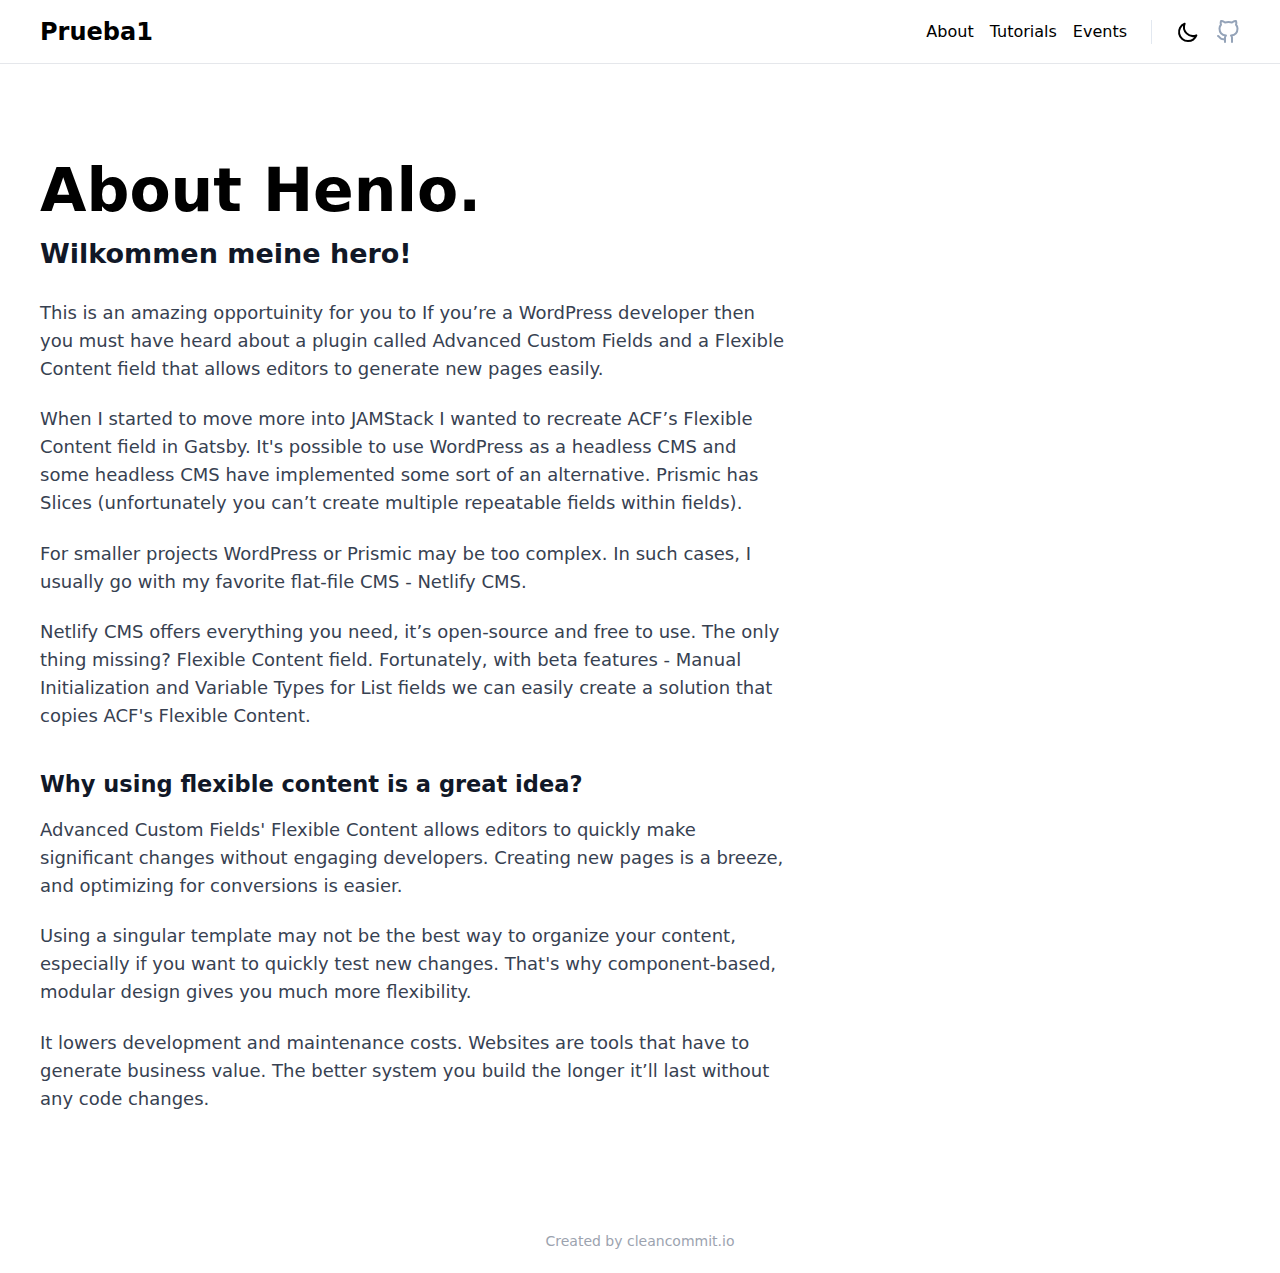
<file: events/index.html>
<!DOCTYPE html><html lang="en"><head><meta charSet="utf-8"/><meta http-equiv="x-ua-compatible" content="ie=edge"/><meta name="viewport" content="width=device-width, initial-scale=1, shrink-to-fit=no"/><meta name="generator" content="Gatsby 5.13.1"/><meta id="description" name="description" content="Think lightweight WordPress. Extensible, block based starter for Netlify CMS. Built with performance in mind, styled with TailwindCSS. " data-gatsby-head="true"/><meta id="ot" property="og:title" content="The most advanced starter for Gatsby &amp; Netlify CMS. | Henlo." data-gatsby-head="true"/><meta id="ou" property="og:url" content="undefined/events/" data-gatsby-head="true"/><meta id="oty" property="og:type" content="website" data-gatsby-head="true"/><meta id="oi" property="og:image" content="undefined/img/henlo-cover.png" data-gatsby-head="true"/><meta id="od" property="og:description" content="Think lightweight WordPress. Extensible, block based starter for Netlify CMS. Built with performance in mind, styled with TailwindCSS. " data-gatsby-head="true"/><meta id="tt" name="twitter:title" content="The most advanced starter for Gatsby &amp; Netlify CMS. | Henlo." data-gatsby-head="true"/><meta id="ti" name="twitter:image" content="undefined/img/henlo-cover.png" data-gatsby-head="true"/><meta id="td" name="twitter:description" content="Think lightweight WordPress. Extensible, block based starter for Netlify CMS. Built with performance in mind, styled with TailwindCSS. " data-gatsby-head="true"/><meta id="type" property="og:type" content="website" data-gatsby-head="true"/><meta name="msapplication-TileColor" content="#000" data-gatsby-head="true"/><meta name="theme-color" content="#000" data-gatsby-head="true"/><meta name="twitter:card" content="summary_large_image" data-gatsby-head="true"/><meta name="msapplication-TileImage" content="/img/favicons/ms-icon-144x144.png" data-gatsby-head="true"/><style data-href="/styles.a2265ad88176d3cbb750.css" data-identity="gatsby-global-css">/*! tailwindcss v3.4.0 | MIT License | https://tailwindcss.com*/*,:after,:before{border:0 solid #e5e7eb;box-sizing:border-box}:after,:before{--tw-content:""}:host,html{-webkit-text-size-adjust:100%;font-feature-settings:normal;-webkit-tap-highlight-color:transparent;font-family:ui-sans-serif,system-ui,sans-serif,Apple Color Emoji,Segoe UI Emoji,Segoe UI Symbol,Noto Color Emoji;font-variation-settings:normal;line-height:1.5;-moz-tab-size:4;-o-tab-size:4;tab-size:4}body{line-height:inherit;margin:0}hr{border-top-width:1px;color:inherit;height:0}abbr:where([title]){-webkit-text-decoration:underline dotted;text-decoration:underline dotted}h1,h2,h3,h4,h5,h6{font-size:inherit;font-weight:inherit}a{color:inherit;text-decoration:inherit}b,strong{font-weight:bolder}code,kbd,pre,samp{font-feature-settings:normal;font-family:ui-monospace,SFMono-Regular,Menlo,Monaco,Consolas,Liberation Mono,Courier New,monospace;font-size:1em;font-variation-settings:normal}small{font-size:80%}sub,sup{font-size:75%;line-height:0;position:relative;vertical-align:baseline}sub{bottom:-.25em}sup{top:-.5em}table{border-collapse:collapse;border-color:inherit;text-indent:0}button,input,optgroup,select,textarea{font-feature-settings:inherit;color:inherit;font-family:inherit;font-size:100%;font-variation-settings:inherit;font-weight:inherit;line-height:inherit;margin:0;padding:0}button,select{text-transform:none}[type=button],[type=reset],[type=submit],button{-webkit-appearance:button;background-color:transparent;background-image:none}:-moz-focusring{outline:auto}:-moz-ui-invalid{box-shadow:none}progress{vertical-align:baseline}::-webkit-inner-spin-button,::-webkit-outer-spin-button{height:auto}[type=search]{-webkit-appearance:textfield;outline-offset:-2px}::-webkit-search-decoration{-webkit-appearance:none}::-webkit-file-upload-button{-webkit-appearance:button;font:inherit}summary{display:list-item}blockquote,dd,dl,fieldset,figure,h1,h2,h3,h4,h5,h6,hr,p,pre{margin:0}fieldset,legend{padding:0}menu,ol,ul{list-style:none;margin:0;padding:0}dialog{padding:0}textarea{resize:vertical}input::-moz-placeholder,textarea::-moz-placeholder{color:#9ca3af}input::placeholder,textarea::placeholder{color:#9ca3af}[role=button],button{cursor:pointer}:disabled{cursor:default}audio,canvas,embed,iframe,img,object,svg,video{display:block;vertical-align:middle}img,video{height:auto;max-width:100%}[hidden]{display:none}[multiple],[type=date],[type=datetime-local],[type=email],[type=month],[type=number],[type=password],[type=search],[type=tel],[type=text],[type=time],[type=url],[type=week],input:where(:not([type])),select,textarea{--tw-shadow:0 0 #0000;-webkit-appearance:none;-moz-appearance:none;appearance:none;background-color:#fff;border-color:#6b7280;border-radius:0;border-width:1px;font-size:1rem;line-height:1.5rem;padding:.5rem .75rem}[multiple]:focus,[type=date]:focus,[type=datetime-local]:focus,[type=email]:focus,[type=month]:focus,[type=number]:focus,[type=password]:focus,[type=search]:focus,[type=tel]:focus,[type=text]:focus,[type=time]:focus,[type=url]:focus,[type=week]:focus,input:where(:not([type])):focus,select:focus,textarea:focus{--tw-ring-inset:var(--tw-empty,/*!*/ /*!*/);--tw-ring-offset-width:0px;--tw-ring-offset-color:#fff;--tw-ring-color:#2563eb;--tw-ring-offset-shadow:var(--tw-ring-inset) 0 0 0 var(--tw-ring-offset-width) var(--tw-ring-offset-color);--tw-ring-shadow:var(--tw-ring-inset) 0 0 0 calc(1px + var(--tw-ring-offset-width)) var(--tw-ring-color);border-color:#2563eb;box-shadow:var(--tw-ring-offset-shadow),var(--tw-ring-shadow),var(--tw-shadow);outline:2px solid transparent;outline-offset:2px}input::-moz-placeholder,textarea::-moz-placeholder{color:#6b7280;opacity:1}input::placeholder,textarea::placeholder{color:#6b7280;opacity:1}::-webkit-datetime-edit-fields-wrapper{padding:0}::-webkit-date-and-time-value{min-height:1.5em;text-align:inherit}::-webkit-datetime-edit{display:inline-flex}::-webkit-datetime-edit,::-webkit-datetime-edit-day-field,::-webkit-datetime-edit-hour-field,::-webkit-datetime-edit-meridiem-field,::-webkit-datetime-edit-millisecond-field,::-webkit-datetime-edit-minute-field,::-webkit-datetime-edit-month-field,::-webkit-datetime-edit-second-field,::-webkit-datetime-edit-year-field{padding-bottom:0;padding-top:0}select{background-image:url("data:image/svg+xml;charset=utf-8,%3Csvg xmlns='http://www.w3.org/2000/svg' fill='none' viewBox='0 0 20 20'%3E%3Cpath stroke='%236b7280' stroke-linecap='round' stroke-linejoin='round' stroke-width='1.5' d='m6 8 4 4 4-4'/%3E%3C/svg%3E");background-position:right .5rem center;background-repeat:no-repeat;background-size:1.5em 1.5em;padding-right:2.5rem;-webkit-print-color-adjust:exact;print-color-adjust:exact}[multiple],[size]:where(select:not([size="1"])){background-image:none;background-position:0 0;background-repeat:unset;background-size:initial;padding-right:.75rem;-webkit-print-color-adjust:unset;print-color-adjust:unset}[type=checkbox],[type=radio]{--tw-shadow:0 0 #0000;-webkit-appearance:none;-moz-appearance:none;appearance:none;background-color:#fff;background-origin:border-box;border-color:#6b7280;border-width:1px;color:#2563eb;display:inline-block;flex-shrink:0;height:1rem;padding:0;-webkit-print-color-adjust:exact;print-color-adjust:exact;-webkit-user-select:none;-moz-user-select:none;user-select:none;vertical-align:middle;width:1rem}[type=checkbox]{border-radius:0}[type=radio]{border-radius:100%}[type=checkbox]:focus,[type=radio]:focus{--tw-ring-inset:var(--tw-empty,/*!*/ /*!*/);--tw-ring-offset-width:2px;--tw-ring-offset-color:#fff;--tw-ring-color:#2563eb;--tw-ring-offset-shadow:var(--tw-ring-inset) 0 0 0 var(--tw-ring-offset-width) var(--tw-ring-offset-color);--tw-ring-shadow:var(--tw-ring-inset) 0 0 0 calc(2px + var(--tw-ring-offset-width)) var(--tw-ring-color);box-shadow:var(--tw-ring-offset-shadow),var(--tw-ring-shadow),var(--tw-shadow);outline:2px solid transparent;outline-offset:2px}[type=checkbox]:checked,[type=radio]:checked{background-color:currentColor;background-position:50%;background-repeat:no-repeat;background-size:100% 100%;border-color:transparent}[type=checkbox]:checked{background-image:url("data:image/svg+xml;charset=utf-8,%3Csvg xmlns='http://www.w3.org/2000/svg' fill='%23fff' viewBox='0 0 16 16'%3E%3Cpath d='M12.207 4.793a1 1 0 0 1 0 1.414l-5 5a1 1 0 0 1-1.414 0l-2-2a1 1 0 0 1 1.414-1.414L6.5 9.086l4.293-4.293a1 1 0 0 1 1.414 0z'/%3E%3C/svg%3E")}@media (forced-colors:active){[type=checkbox]:checked{-webkit-appearance:auto;-moz-appearance:auto;appearance:auto}}[type=radio]:checked{background-image:url("data:image/svg+xml;charset=utf-8,%3Csvg xmlns='http://www.w3.org/2000/svg' fill='%23fff' viewBox='0 0 16 16'%3E%3Ccircle cx='8' cy='8' r='3'/%3E%3C/svg%3E")}@media (forced-colors:active){[type=radio]:checked{-webkit-appearance:auto;-moz-appearance:auto;appearance:auto}}[type=checkbox]:checked:focus,[type=checkbox]:checked:hover,[type=radio]:checked:focus,[type=radio]:checked:hover{background-color:currentColor;border-color:transparent}[type=checkbox]:indeterminate{background-color:currentColor;background-image:url("data:image/svg+xml;charset=utf-8,%3Csvg xmlns='http://www.w3.org/2000/svg' fill='none' viewBox='0 0 16 16'%3E%3Cpath stroke='%23fff' stroke-linecap='round' stroke-linejoin='round' stroke-width='2' d='M4 8h8'/%3E%3C/svg%3E");background-position:50%;background-repeat:no-repeat;background-size:100% 100%;border-color:transparent}@media (forced-colors:active){[type=checkbox]:indeterminate{-webkit-appearance:auto;-moz-appearance:auto;appearance:auto}}[type=checkbox]:indeterminate:focus,[type=checkbox]:indeterminate:hover{background-color:currentColor;border-color:transparent}[type=file]{background:unset;border-color:inherit;border-radius:0;border-width:0;font-size:unset;line-height:inherit;padding:0}[type=file]:focus{outline:1px solid ButtonText;outline:1px auto -webkit-focus-ring-color}*,:after,:before{--tw-border-spacing-x:0;--tw-border-spacing-y:0;--tw-translate-x:0;--tw-translate-y:0;--tw-rotate:0;--tw-skew-x:0;--tw-skew-y:0;--tw-scale-x:1;--tw-scale-y:1;--tw-pan-x: ;--tw-pan-y: ;--tw-pinch-zoom: ;--tw-scroll-snap-strictness:proximity;--tw-gradient-from-position: ;--tw-gradient-via-position: ;--tw-gradient-to-position: ;--tw-ordinal: ;--tw-slashed-zero: ;--tw-numeric-figure: ;--tw-numeric-spacing: ;--tw-numeric-fraction: ;--tw-ring-inset: ;--tw-ring-offset-width:0px;--tw-ring-offset-color:#fff;--tw-ring-color:rgba(59,130,246,.5);--tw-ring-offset-shadow:0 0 #0000;--tw-ring-shadow:0 0 #0000;--tw-shadow:0 0 #0000;--tw-shadow-colored:0 0 #0000;--tw-blur: ;--tw-brightness: ;--tw-contrast: ;--tw-grayscale: ;--tw-hue-rotate: ;--tw-invert: ;--tw-saturate: ;--tw-sepia: ;--tw-drop-shadow: ;--tw-backdrop-blur: ;--tw-backdrop-brightness: ;--tw-backdrop-contrast: ;--tw-backdrop-grayscale: ;--tw-backdrop-hue-rotate: ;--tw-backdrop-invert: ;--tw-backdrop-opacity: ;--tw-backdrop-saturate: ;--tw-backdrop-sepia: }::backdrop{--tw-border-spacing-x:0;--tw-border-spacing-y:0;--tw-translate-x:0;--tw-translate-y:0;--tw-rotate:0;--tw-skew-x:0;--tw-skew-y:0;--tw-scale-x:1;--tw-scale-y:1;--tw-pan-x: ;--tw-pan-y: ;--tw-pinch-zoom: ;--tw-scroll-snap-strictness:proximity;--tw-gradient-from-position: ;--tw-gradient-via-position: ;--tw-gradient-to-position: ;--tw-ordinal: ;--tw-slashed-zero: ;--tw-numeric-figure: ;--tw-numeric-spacing: ;--tw-numeric-fraction: ;--tw-ring-inset: ;--tw-ring-offset-width:0px;--tw-ring-offset-color:#fff;--tw-ring-color:rgba(59,130,246,.5);--tw-ring-offset-shadow:0 0 #0000;--tw-ring-shadow:0 0 #0000;--tw-shadow:0 0 #0000;--tw-shadow-colored:0 0 #0000;--tw-blur: ;--tw-brightness: ;--tw-contrast: ;--tw-grayscale: ;--tw-hue-rotate: ;--tw-invert: ;--tw-saturate: ;--tw-sepia: ;--tw-drop-shadow: ;--tw-backdrop-blur: ;--tw-backdrop-brightness: ;--tw-backdrop-contrast: ;--tw-backdrop-grayscale: ;--tw-backdrop-hue-rotate: ;--tw-backdrop-invert: ;--tw-backdrop-opacity: ;--tw-backdrop-saturate: ;--tw-backdrop-sepia: }.container{width:100%}@media (min-width:640px){.container{max-width:640px}}@media (min-width:768px){.container{max-width:768px}}@media (min-width:1024px){.container{max-width:1024px}}@media (min-width:1280px){.container{max-width:1280px}}@media (min-width:1536px){.container{max-width:1536px}}.prose{color:var(--tw-prose-body);max-width:65ch}.prose :where(p):not(:where([class~=not-prose],[class~=not-prose] *)){margin-bottom:1.25em;margin-top:1.25em}.prose :where([class~=lead]):not(:where([class~=not-prose],[class~=not-prose] *)){color:var(--tw-prose-lead);font-size:1.25em;line-height:1.6;margin-bottom:1.2em;margin-top:1.2em}.prose :where(a):not(:where([class~=not-prose],[class~=not-prose] *)){color:var(--tw-prose-links);font-weight:500;text-decoration:underline}.prose :where(strong):not(:where([class~=not-prose],[class~=not-prose] *)){color:var(--tw-prose-bold);font-weight:600}.prose :where(a strong):not(:where([class~=not-prose],[class~=not-prose] *)){color:inherit}.prose :where(blockquote strong):not(:where([class~=not-prose],[class~=not-prose] *)){color:inherit}.prose :where(thead th strong):not(:where([class~=not-prose],[class~=not-prose] *)){color:inherit}.prose :where(ol):not(:where([class~=not-prose],[class~=not-prose] *)){list-style-type:decimal;margin-bottom:1.25em;margin-top:1.25em;padding-left:1.625em}.prose :where(ol[type=A]):not(:where([class~=not-prose],[class~=not-prose] *)){list-style-type:upper-alpha}.prose :where(ol[type=a]):not(:where([class~=not-prose],[class~=not-prose] *)){list-style-type:lower-alpha}.prose :where(ol[type=A s]):not(:where([class~=not-prose],[class~=not-prose] *)){list-style-type:upper-alpha}.prose :where(ol[type=a s]):not(:where([class~=not-prose],[class~=not-prose] *)){list-style-type:lower-alpha}.prose :where(ol[type=I]):not(:where([class~=not-prose],[class~=not-prose] *)){list-style-type:upper-roman}.prose :where(ol[type=i]):not(:where([class~=not-prose],[class~=not-prose] *)){list-style-type:lower-roman}.prose :where(ol[type=I s]):not(:where([class~=not-prose],[class~=not-prose] *)){list-style-type:upper-roman}.prose :where(ol[type=i s]):not(:where([class~=not-prose],[class~=not-prose] *)){list-style-type:lower-roman}.prose :where(ol[type="1"]):not(:where([class~=not-prose],[class~=not-prose] *)){list-style-type:decimal}.prose :where(ul):not(:where([class~=not-prose],[class~=not-prose] *)){list-style-type:disc;margin-bottom:1.25em;margin-top:1.25em;padding-left:1.625em}.prose :where(ol>li):not(:where([class~=not-prose],[class~=not-prose] *))::marker{color:var(--tw-prose-counters);font-weight:400}.prose :where(ul>li):not(:where([class~=not-prose],[class~=not-prose] *))::marker{color:var(--tw-prose-bullets)}.prose :where(dt):not(:where([class~=not-prose],[class~=not-prose] *)){color:var(--tw-prose-headings);font-weight:600;margin-top:1.25em}.prose :where(hr):not(:where([class~=not-prose],[class~=not-prose] *)){border-color:var(--tw-prose-hr);border-top-width:1px;margin-bottom:3em;margin-top:3em}.prose :where(blockquote):not(:where([class~=not-prose],[class~=not-prose] *)){border-left-color:var(--tw-prose-quote-borders);border-left-width:.25rem;color:var(--tw-prose-quotes);font-style:italic;font-weight:500;margin-bottom:1.6em;margin-top:1.6em;padding-left:1em;quotes:"\201C""\201D""\2018""\2019"}.prose :where(blockquote p:first-of-type):not(:where([class~=not-prose],[class~=not-prose] *)):before{content:open-quote}.prose :where(blockquote p:last-of-type):not(:where([class~=not-prose],[class~=not-prose] *)):after{content:close-quote}.prose :where(h1):not(:where([class~=not-prose],[class~=not-prose] *)){color:var(--tw-prose-headings);font-size:2.25em;font-weight:800;line-height:1.1111111;margin-bottom:.8888889em;margin-top:0}.prose :where(h1 strong):not(:where([class~=not-prose],[class~=not-prose] *)){color:inherit;font-weight:900}.prose :where(h2):not(:where([class~=not-prose],[class~=not-prose] *)){color:var(--tw-prose-headings);font-size:1.5em;font-weight:700;line-height:1.3333333;margin-bottom:1em;margin-top:2em}.prose :where(h2 strong):not(:where([class~=not-prose],[class~=not-prose] *)){color:inherit;font-weight:800}.prose :where(h3):not(:where([class~=not-prose],[class~=not-prose] *)){color:var(--tw-prose-headings);font-size:1.25em;font-weight:600;line-height:1.6;margin-bottom:.6em;margin-top:1.6em}.prose :where(h3 strong):not(:where([class~=not-prose],[class~=not-prose] *)){color:inherit;font-weight:700}.prose :where(h4):not(:where([class~=not-prose],[class~=not-prose] *)){color:var(--tw-prose-headings);font-weight:600;line-height:1.5;margin-bottom:.5em;margin-top:1.5em}.prose :where(h4 strong):not(:where([class~=not-prose],[class~=not-prose] *)){color:inherit;font-weight:700}.prose :where(img):not(:where([class~=not-prose],[class~=not-prose] *)){margin-bottom:2em;margin-top:2em}.prose :where(picture):not(:where([class~=not-prose],[class~=not-prose] *)){display:block;margin-bottom:2em;margin-top:2em}.prose :where(kbd):not(:where([class~=not-prose],[class~=not-prose] *)){border-radius:.3125rem;box-shadow:0 0 0 1px rgb(var(--tw-prose-kbd-shadows)/10%),0 3px 0 rgb(var(--tw-prose-kbd-shadows)/10%);color:var(--tw-prose-kbd);font-family:inherit;font-size:.875em;font-weight:500;padding:.1875em .375em}.prose :where(code):not(:where([class~=not-prose],[class~=not-prose] *)){color:var(--tw-prose-code);font-size:.875em;font-weight:600}.prose :where(code):not(:where([class~=not-prose],[class~=not-prose] *)):before{content:"`"}.prose :where(code):not(:where([class~=not-prose],[class~=not-prose] *)):after{content:"`"}.prose :where(a code):not(:where([class~=not-prose],[class~=not-prose] *)){color:inherit}.prose :where(h1 code):not(:where([class~=not-prose],[class~=not-prose] *)){color:inherit}.prose :where(h2 code):not(:where([class~=not-prose],[class~=not-prose] *)){color:inherit;font-size:.875em}.prose :where(h3 code):not(:where([class~=not-prose],[class~=not-prose] *)){color:inherit;font-size:.9em}.prose :where(h4 code):not(:where([class~=not-prose],[class~=not-prose] *)){color:inherit}.prose :where(blockquote code):not(:where([class~=not-prose],[class~=not-prose] *)){color:inherit}.prose :where(thead th code):not(:where([class~=not-prose],[class~=not-prose] *)){color:inherit}.prose :where(pre):not(:where([class~=not-prose],[class~=not-prose] *)){background-color:var(--tw-prose-pre-bg);border-radius:.375rem;color:var(--tw-prose-pre-code);font-size:.875em;font-weight:400;line-height:1.7142857;margin-bottom:1.7142857em;margin-top:1.7142857em;overflow-x:auto;padding:.8571429em 1.1428571em}.prose :where(pre code):not(:where([class~=not-prose],[class~=not-prose] *)){background-color:transparent;border-radius:0;border-width:0;color:inherit;font-family:inherit;font-size:inherit;font-weight:inherit;line-height:inherit;padding:0}.prose :where(pre code):not(:where([class~=not-prose],[class~=not-prose] *)):before{content:none}.prose :where(pre code):not(:where([class~=not-prose],[class~=not-prose] *)):after{content:none}.prose :where(table):not(:where([class~=not-prose],[class~=not-prose] *)){font-size:.875em;line-height:1.7142857;margin-bottom:2em;margin-top:2em;table-layout:auto;text-align:left;width:100%}.prose :where(thead):not(:where([class~=not-prose],[class~=not-prose] *)){border-bottom-color:var(--tw-prose-th-borders);border-bottom-width:1px}.prose :where(thead th):not(:where([class~=not-prose],[class~=not-prose] *)){color:var(--tw-prose-headings);font-weight:600;padding-bottom:.5714286em;padding-left:.5714286em;padding-right:.5714286em;vertical-align:bottom}.prose :where(tbody tr):not(:where([class~=not-prose],[class~=not-prose] *)){border-bottom-color:var(--tw-prose-td-borders);border-bottom-width:1px}.prose :where(tbody tr:last-child):not(:where([class~=not-prose],[class~=not-prose] *)){border-bottom-width:0}.prose :where(tbody td):not(:where([class~=not-prose],[class~=not-prose] *)){vertical-align:baseline}.prose :where(tfoot):not(:where([class~=not-prose],[class~=not-prose] *)){border-top-color:var(--tw-prose-th-borders);border-top-width:1px}.prose :where(tfoot td):not(:where([class~=not-prose],[class~=not-prose] *)){vertical-align:top}.prose :where(figure>*):not(:where([class~=not-prose],[class~=not-prose] *)){margin-bottom:0;margin-top:0}.prose :where(figcaption):not(:where([class~=not-prose],[class~=not-prose] *)){color:var(--tw-prose-captions);font-size:.875em;line-height:1.4285714;margin-top:.8571429em}.prose{--tw-prose-body:#374151;--tw-prose-headings:#111827;--tw-prose-lead:#4b5563;--tw-prose-links:#111827;--tw-prose-bold:#111827;--tw-prose-counters:#6b7280;--tw-prose-bullets:#d1d5db;--tw-prose-hr:#e5e7eb;--tw-prose-quotes:#111827;--tw-prose-quote-borders:#e5e7eb;--tw-prose-captions:#6b7280;--tw-prose-kbd:#111827;--tw-prose-kbd-shadows:17 24 39;--tw-prose-code:#111827;--tw-prose-pre-code:#e5e7eb;--tw-prose-pre-bg:#1f2937;--tw-prose-th-borders:#d1d5db;--tw-prose-td-borders:#e5e7eb;--tw-prose-invert-body:#d1d5db;--tw-prose-invert-headings:#fff;--tw-prose-invert-lead:#9ca3af;--tw-prose-invert-links:#fff;--tw-prose-invert-bold:#fff;--tw-prose-invert-counters:#9ca3af;--tw-prose-invert-bullets:#4b5563;--tw-prose-invert-hr:#374151;--tw-prose-invert-quotes:#f3f4f6;--tw-prose-invert-quote-borders:#374151;--tw-prose-invert-captions:#9ca3af;--tw-prose-invert-kbd:#fff;--tw-prose-invert-kbd-shadows:255 255 255;--tw-prose-invert-code:#fff;--tw-prose-invert-pre-code:#d1d5db;--tw-prose-invert-pre-bg:rgba(0,0,0,.5);--tw-prose-invert-th-borders:#4b5563;--tw-prose-invert-td-borders:#374151;font-size:1rem;line-height:1.75}.prose :where(picture>img):not(:where([class~=not-prose],[class~=not-prose] *)){margin-bottom:0;margin-top:0}.prose :where(video):not(:where([class~=not-prose],[class~=not-prose] *)){margin-bottom:2em;margin-top:2em}.prose :where(li):not(:where([class~=not-prose],[class~=not-prose] *)){margin-bottom:.5em;margin-top:.5em}.prose :where(ol>li):not(:where([class~=not-prose],[class~=not-prose] *)){padding-left:.375em}.prose :where(ul>li):not(:where([class~=not-prose],[class~=not-prose] *)){padding-left:.375em}.prose :where(.prose>ul>li p):not(:where([class~=not-prose],[class~=not-prose] *)){margin-bottom:.75em;margin-top:.75em}.prose :where(.prose>ul>li>:first-child):not(:where([class~=not-prose],[class~=not-prose] *)){margin-top:1.25em}.prose :where(.prose>ul>li>:last-child):not(:where([class~=not-prose],[class~=not-prose] *)){margin-bottom:1.25em}.prose :where(.prose>ol>li>:first-child):not(:where([class~=not-prose],[class~=not-prose] *)){margin-top:1.25em}.prose :where(.prose>ol>li>:last-child):not(:where([class~=not-prose],[class~=not-prose] *)){margin-bottom:1.25em}.prose :where(ul ul,ul ol,ol ul,ol ol):not(:where([class~=not-prose],[class~=not-prose] *)){margin-bottom:.75em;margin-top:.75em}.prose :where(dl):not(:where([class~=not-prose],[class~=not-prose] *)){margin-bottom:1.25em;margin-top:1.25em}.prose :where(dd):not(:where([class~=not-prose],[class~=not-prose] *)){margin-top:.5em;padding-left:1.625em}.prose :where(hr+*):not(:where([class~=not-prose],[class~=not-prose] *)){margin-top:0}.prose :where(h2+*):not(:where([class~=not-prose],[class~=not-prose] *)){margin-top:0}.prose :where(h3+*):not(:where([class~=not-prose],[class~=not-prose] *)){margin-top:0}.prose :where(h4+*):not(:where([class~=not-prose],[class~=not-prose] *)){margin-top:0}.prose :where(thead th:first-child):not(:where([class~=not-prose],[class~=not-prose] *)){padding-left:0}.prose :where(thead th:last-child):not(:where([class~=not-prose],[class~=not-prose] *)){padding-right:0}.prose :where(tbody td,tfoot td):not(:where([class~=not-prose],[class~=not-prose] *)){padding:.5714286em}.prose :where(tbody td:first-child,tfoot td:first-child):not(:where([class~=not-prose],[class~=not-prose] *)){padding-left:0}.prose :where(tbody td:last-child,tfoot td:last-child):not(:where([class~=not-prose],[class~=not-prose] *)){padding-right:0}.prose :where(figure):not(:where([class~=not-prose],[class~=not-prose] *)){margin-bottom:2em;margin-top:2em}.prose :where(.prose>:first-child):not(:where([class~=not-prose],[class~=not-prose] *)){margin-top:0}.prose :where(.prose>:last-child):not(:where([class~=not-prose],[class~=not-prose] *)){margin-bottom:0}.prose-lg{font-size:1.125rem;line-height:1.7777778}.prose-lg :where(p):not(:where([class~=not-prose],[class~=not-prose] *)){margin-bottom:1.3333333em;margin-top:1.3333333em}.prose-lg :where([class~=lead]):not(:where([class~=not-prose],[class~=not-prose] *)){font-size:1.2222222em;line-height:1.4545455;margin-bottom:1.0909091em;margin-top:1.0909091em}.prose-lg :where(blockquote):not(:where([class~=not-prose],[class~=not-prose] *)){margin-bottom:1.6666667em;margin-top:1.6666667em;padding-left:1em}.prose-lg :where(h1):not(:where([class~=not-prose],[class~=not-prose] *)){font-size:2.6666667em;line-height:1;margin-bottom:.8333333em;margin-top:0}.prose-lg :where(h2):not(:where([class~=not-prose],[class~=not-prose] *)){font-size:1.6666667em;line-height:1.3333333;margin-bottom:1.0666667em;margin-top:1.8666667em}.prose-lg :where(h3):not(:where([class~=not-prose],[class~=not-prose] *)){font-size:1.3333333em;line-height:1.5;margin-bottom:.6666667em;margin-top:1.6666667em}.prose-lg :where(h4):not(:where([class~=not-prose],[class~=not-prose] *)){line-height:1.5555556;margin-bottom:.4444444em;margin-top:1.7777778em}.prose-lg :where(img):not(:where([class~=not-prose],[class~=not-prose] *)){margin-bottom:1.7777778em;margin-top:1.7777778em}.prose-lg :where(picture):not(:where([class~=not-prose],[class~=not-prose] *)){margin-bottom:1.7777778em;margin-top:1.7777778em}.prose-lg :where(picture>img):not(:where([class~=not-prose],[class~=not-prose] *)){margin-bottom:0;margin-top:0}.prose-lg :where(video):not(:where([class~=not-prose],[class~=not-prose] *)){margin-bottom:1.7777778em;margin-top:1.7777778em}.prose-lg :where(kbd):not(:where([class~=not-prose],[class~=not-prose] *)){border-radius:.3125rem;font-size:.8888889em;padding:.2222222em .4444444em}.prose-lg :where(code):not(:where([class~=not-prose],[class~=not-prose] *)){font-size:.8888889em}.prose-lg :where(h2 code):not(:where([class~=not-prose],[class~=not-prose] *)){font-size:.8666667em}.prose-lg :where(h3 code):not(:where([class~=not-prose],[class~=not-prose] *)){font-size:.875em}.prose-lg :where(pre):not(:where([class~=not-prose],[class~=not-prose] *)){border-radius:.375rem;font-size:.8888889em;line-height:1.75;margin-bottom:2em;margin-top:2em;padding:1em 1.5em}.prose-lg :where(ol):not(:where([class~=not-prose],[class~=not-prose] *)){margin-bottom:1.3333333em;margin-top:1.3333333em;padding-left:1.5555556em}.prose-lg :where(ul):not(:where([class~=not-prose],[class~=not-prose] *)){margin-bottom:1.3333333em;margin-top:1.3333333em;padding-left:1.5555556em}.prose-lg :where(li):not(:where([class~=not-prose],[class~=not-prose] *)){margin-bottom:.6666667em;margin-top:.6666667em}.prose-lg :where(ol>li):not(:where([class~=not-prose],[class~=not-prose] *)){padding-left:.4444444em}.prose-lg :where(ul>li):not(:where([class~=not-prose],[class~=not-prose] *)){padding-left:.4444444em}.prose-lg :where(.prose-lg>ul>li p):not(:where([class~=not-prose],[class~=not-prose] *)){margin-bottom:.8888889em;margin-top:.8888889em}.prose-lg :where(.prose-lg>ul>li>:first-child):not(:where([class~=not-prose],[class~=not-prose] *)){margin-top:1.3333333em}.prose-lg :where(.prose-lg>ul>li>:last-child):not(:where([class~=not-prose],[class~=not-prose] *)){margin-bottom:1.3333333em}.prose-lg :where(.prose-lg>ol>li>:first-child):not(:where([class~=not-prose],[class~=not-prose] *)){margin-top:1.3333333em}.prose-lg :where(.prose-lg>ol>li>:last-child):not(:where([class~=not-prose],[class~=not-prose] *)){margin-bottom:1.3333333em}.prose-lg :where(ul ul,ul ol,ol ul,ol ol):not(:where([class~=not-prose],[class~=not-prose] *)){margin-bottom:.8888889em;margin-top:.8888889em}.prose-lg :where(dl):not(:where([class~=not-prose],[class~=not-prose] *)){margin-bottom:1.3333333em;margin-top:1.3333333em}.prose-lg :where(dt):not(:where([class~=not-prose],[class~=not-prose] *)){margin-top:1.3333333em}.prose-lg :where(dd):not(:where([class~=not-prose],[class~=not-prose] *)){margin-top:.6666667em;padding-left:1.5555556em}.prose-lg :where(hr):not(:where([class~=not-prose],[class~=not-prose] *)){margin-bottom:3.1111111em;margin-top:3.1111111em}.prose-lg :where(hr+*):not(:where([class~=not-prose],[class~=not-prose] *)){margin-top:0}.prose-lg :where(h2+*):not(:where([class~=not-prose],[class~=not-prose] *)){margin-top:0}.prose-lg :where(h3+*):not(:where([class~=not-prose],[class~=not-prose] *)){margin-top:0}.prose-lg :where(h4+*):not(:where([class~=not-prose],[class~=not-prose] *)){margin-top:0}.prose-lg :where(table):not(:where([class~=not-prose],[class~=not-prose] *)){font-size:.8888889em;line-height:1.5}.prose-lg :where(thead th):not(:where([class~=not-prose],[class~=not-prose] *)){padding-bottom:.75em;padding-left:.75em;padding-right:.75em}.prose-lg :where(thead th:first-child):not(:where([class~=not-prose],[class~=not-prose] *)){padding-left:0}.prose-lg :where(thead th:last-child):not(:where([class~=not-prose],[class~=not-prose] *)){padding-right:0}.prose-lg :where(tbody td,tfoot td):not(:where([class~=not-prose],[class~=not-prose] *)){padding:.75em}.prose-lg :where(tbody td:first-child,tfoot td:first-child):not(:where([class~=not-prose],[class~=not-prose] *)){padding-left:0}.prose-lg :where(tbody td:last-child,tfoot td:last-child):not(:where([class~=not-prose],[class~=not-prose] *)){padding-right:0}.prose-lg :where(figure):not(:where([class~=not-prose],[class~=not-prose] *)){margin-bottom:1.7777778em;margin-top:1.7777778em}.prose-lg :where(figure>*):not(:where([class~=not-prose],[class~=not-prose] *)){margin-bottom:0;margin-top:0}.prose-lg :where(figcaption):not(:where([class~=not-prose],[class~=not-prose] *)){font-size:.8888889em;line-height:1.5;margin-top:1em}.prose-lg :where(.prose-lg>:first-child):not(:where([class~=not-prose],[class~=not-prose] *)){margin-top:0}.prose-lg :where(.prose-lg>:last-child):not(:where([class~=not-prose],[class~=not-prose] *)){margin-bottom:0}.sr-only{clip:rect(0,0,0,0);border-width:0;height:1px;margin:-1px;overflow:hidden;padding:0;position:absolute;white-space:nowrap;width:1px}.bottom-0{bottom:0}.m-auto{margin:auto}.mx-auto{margin-left:auto;margin-right:auto}.my-12{margin-top:3rem}.mb-12,.my-12{margin-bottom:3rem}.mb-2{margin-bottom:.5rem}.mb-3{margin-bottom:.75rem}.mb-4{margin-bottom:1rem}.ml-4{margin-left:1rem}.ml-6{margin-left:1.5rem}.mt-2{margin-top:.5rem}.mt-4{margin-top:1rem}.mt-6{margin-top:1.5rem}.mt-8{margin-top:2rem}.mt-auto{margin-top:auto}.block{display:block}.inline-block{display:inline-block}.flex{display:flex}.grid{display:grid}.hidden{display:none}.h-16{height:4rem}.h-6{height:1.5rem}.h-screen{height:100vh}.min-h-screen{min-height:100vh}.w-6{width:1.5rem}.w-72{width:18rem}.w-full{width:100%}.max-w-2xl{max-width:42rem}.max-w-3xl{max-width:48rem}.max-w-5xl{max-width:64rem}.max-w-6xl{max-width:72rem}.max-w-7xl{max-width:80rem}.max-w-md{max-width:28rem}.cursor-pointer{cursor:pointer}.grid-cols-2{grid-template-columns:repeat(2,minmax(0,1fr))}.flex-row{flex-direction:row}.flex-row-reverse{flex-direction:row-reverse}.flex-col{flex-direction:column}.flex-wrap{flex-wrap:wrap}.items-center{align-items:center}.justify-center{justify-content:center}.justify-between{justify-content:space-between}.gap-2{gap:.5rem}.gap-20{gap:5rem}.gap-4{gap:1rem}.gap-6{gap:1.5rem}.gap-x-4{-moz-column-gap:1rem;column-gap:1rem}.gap-y-6{row-gap:1.5rem}.border{border-width:1px}.border-b{border-bottom-width:1px}.border-l{border-left-width:1px}.border-slate-200{--tw-border-opacity:1;border-color:rgb(226 232 240/var(--tw-border-opacity))}.bg-black{--tw-bg-opacity:1;background-color:rgb(0 0 0/var(--tw-bg-opacity))}.bg-white{--tw-bg-opacity:1;background-color:rgb(255 255 255/var(--tw-bg-opacity))}.bg-zinc-100{--tw-bg-opacity:1;background-color:rgb(244 244 245/var(--tw-bg-opacity))}.px-4{padding-left:1rem;padding-right:1rem}.px-5{padding-left:1.25rem;padding-right:1.25rem}.px-6{padding-left:1.5rem;padding-right:1.5rem}.py-10{padding-bottom:2.5rem;padding-top:2.5rem}.py-12{padding-bottom:3rem;padding-top:3rem}.py-2{padding-bottom:.5rem;padding-top:.5rem}.py-20{padding-bottom:5rem;padding-top:5rem}.py-24{padding-bottom:6rem;padding-top:6rem}.py-3{padding-bottom:.75rem;padding-top:.75rem}.py-44{padding-bottom:11rem;padding-top:11rem}.py-5{padding-bottom:1.25rem;padding-top:1.25rem}.pl-6{padding-left:1.5rem}.text-center{text-align:center}.text-2xl{font-size:1.5rem;line-height:2rem}.text-3xl{font-size:1.875rem;line-height:2.25rem}.text-4xl{font-size:2.25rem;line-height:2.5rem}.text-5xl{font-size:3rem;line-height:1}.text-6xl{font-size:3.75rem;line-height:1}.text-9xl{font-size:8rem;line-height:1}.text-lg{font-size:1.125rem;line-height:1.75rem}.text-sm{font-size:.875rem;line-height:1.25rem}.text-xl{font-size:1.25rem;line-height:1.75rem}.font-bold{font-weight:700}.font-semibold{font-weight:600}.uppercase{text-transform:uppercase}.lowercase{text-transform:lowercase}.tracking-tight{letter-spacing:-.025em}.tracking-wider{letter-spacing:.05em}.text-black{--tw-text-opacity:1;color:rgb(0 0 0/var(--tw-text-opacity))}.text-gray-400{--tw-text-opacity:1;color:rgb(156 163 175/var(--tw-text-opacity))}.text-slate-400{--tw-text-opacity:1;color:rgb(148 163 184/var(--tw-text-opacity))}.text-white{--tw-text-opacity:1;color:rgb(255 255 255/var(--tw-text-opacity))}.filter{filter:var(--tw-blur) var(--tw-brightness) var(--tw-contrast) var(--tw-grayscale) var(--tw-hue-rotate) var(--tw-invert) var(--tw-saturate) var(--tw-sepia) var(--tw-drop-shadow)}.transition-colors{transition-duration:.15s;transition-property:color,background-color,border-color,text-decoration-color,fill,stroke;transition-timing-function:cubic-bezier(.4,0,.2,1)}:is(:where(.dark) .dark\:prose-invert){--tw-prose-body:var(--tw-prose-invert-body);--tw-prose-headings:var(--tw-prose-invert-headings);--tw-prose-lead:var(--tw-prose-invert-lead);--tw-prose-links:var(--tw-prose-invert-links);--tw-prose-bold:var(--tw-prose-invert-bold);--tw-prose-counters:var(--tw-prose-invert-counters);--tw-prose-bullets:var(--tw-prose-invert-bullets);--tw-prose-hr:var(--tw-prose-invert-hr);--tw-prose-quotes:var(--tw-prose-invert-quotes);--tw-prose-quote-borders:var(--tw-prose-invert-quote-borders);--tw-prose-captions:var(--tw-prose-invert-captions);--tw-prose-kbd:var(--tw-prose-invert-kbd);--tw-prose-kbd-shadows:var(--tw-prose-invert-kbd-shadows);--tw-prose-code:var(--tw-prose-invert-code);--tw-prose-pre-code:var(--tw-prose-invert-pre-code);--tw-prose-pre-bg:var(--tw-prose-invert-pre-bg);--tw-prose-th-borders:var(--tw-prose-invert-th-borders);--tw-prose-td-borders:var(--tw-prose-invert-td-borders)}.hover\:bg-transparent:hover{background-color:transparent}.hover\:text-gray-500:hover{--tw-text-opacity:1;color:rgb(107 114 128/var(--tw-text-opacity))}.hover\:text-slate-500:hover{--tw-text-opacity:1;color:rgb(100 116 139/var(--tw-text-opacity))}.hover\:text-white:hover{--tw-text-opacity:1;color:rgb(255 255 255/var(--tw-text-opacity))}@media (min-width:640px){.sm\:px-10{padding-left:2.5rem;padding-right:2.5rem}.sm\:text-left{text-align:left}}@media (min-width:768px){.md\:mb-8{margin-bottom:2rem}.md\:ml-0{margin-left:0}.md\:mr-0{margin-right:0}.md\:grid-cols-3{grid-template-columns:repeat(3,minmax(0,1fr))}.md\:flex-row{flex-direction:row}.md\:flex-row-reverse{flex-direction:row-reverse}.md\:gap-10{gap:2.5rem}.md\:gap-6{gap:1.5rem}.md\:text-3xl{font-size:1.875rem;line-height:2.25rem}.md\:text-4xl{font-size:2.25rem;line-height:2.5rem}.md\:text-5xl{font-size:3rem;line-height:1}.md\:text-6xl{font-size:3.75rem;line-height:1}.md\:text-xl{font-size:1.25rem;line-height:1.75rem}}@media (min-width:1024px){.lg\:mx-auto{margin-left:auto;margin-right:auto}.lg\:mb-10{margin-bottom:2.5rem}.lg\:ml-0{margin-left:0}.lg\:ml-auto{margin-left:auto}.lg\:mr-0{margin-right:0}.lg\:mr-auto{margin-right:auto}.lg\:w-1\/2{width:50%}.lg\:w-80{width:20rem}.lg\:grid-cols-3{grid-template-columns:repeat(3,minmax(0,1fr))}.lg\:gap-10{gap:2.5rem}.lg\:py-16{padding-bottom:4rem;padding-top:4rem}.lg\:py-20{padding-bottom:5rem;padding-top:5rem}.lg\:py-24{padding-bottom:6rem;padding-top:6rem}.lg\:py-32{padding-bottom:8rem;padding-top:8rem}.lg\:py-44{padding-bottom:11rem;padding-top:11rem}.lg\:text-7xl{font-size:4.5rem;line-height:1}.lg\:text-lg{font-size:1.125rem;line-height:1.75rem}.lg\:leading-relaxed{line-height:1.625}}@media (min-width:1280px){.xl\:grid-cols-4{grid-template-columns:repeat(4,minmax(0,1fr))}}:is(:where(.dark) .dark\:block){display:block}:is(:where(.dark) .dark\:hidden){display:none}:is(:where(.dark) .dark\:border-white){--tw-border-opacity:1;border-color:rgb(255 255 255/var(--tw-border-opacity))}:is(:where(.dark) .dark\:border-zinc-800){--tw-border-opacity:1;border-color:rgb(39 39 42/var(--tw-border-opacity))}:is(:where(.dark) .dark\:bg-\[\#0d0d10\]){--tw-bg-opacity:1;background-color:rgb(13 13 16/var(--tw-bg-opacity))}:is(:where(.dark) .dark\:bg-black){--tw-bg-opacity:1;background-color:rgb(0 0 0/var(--tw-bg-opacity))}:is(:where(.dark) .dark\:bg-white){--tw-bg-opacity:1;background-color:rgb(255 255 255/var(--tw-bg-opacity))}:is(:where(.dark) .dark\:text-black){--tw-text-opacity:1;color:rgb(0 0 0/var(--tw-text-opacity))}:is(:where(.dark) .dark\:text-white){--tw-text-opacity:1;color:rgb(255 255 255/var(--tw-text-opacity))}:is(:where(.dark) .dark\:hover\:bg-transparent:hover){background-color:transparent}:is(:where(.dark) .dark\:hover\:bg-white:hover){--tw-bg-opacity:1;background-color:rgb(255 255 255/var(--tw-bg-opacity))}:is(:where(.dark) .dark\:hover\:text-black:hover){--tw-text-opacity:1;color:rgb(0 0 0/var(--tw-text-opacity))}:is(:where(.dark) .dark\:hover\:text-slate-300:hover){--tw-text-opacity:1;color:rgb(203 213 225/var(--tw-text-opacity))}:is(:where(.dark) .dark\:hover\:text-white:hover){--tw-text-opacity:1;color:rgb(255 255 255/var(--tw-text-opacity))}</style><style>.gatsby-image-wrapper{position:relative;overflow:hidden}.gatsby-image-wrapper picture.object-fit-polyfill{position:static!important}.gatsby-image-wrapper img{bottom:0;height:100%;left:0;margin:0;max-width:none;padding:0;position:absolute;right:0;top:0;width:100%;object-fit:cover}.gatsby-image-wrapper [data-main-image]{opacity:0;transform:translateZ(0);transition:opacity .25s linear;will-change:opacity}.gatsby-image-wrapper-constrained{display:inline-block;vertical-align:top}</style><noscript><style>.gatsby-image-wrapper noscript [data-main-image]{opacity:1!important}.gatsby-image-wrapper [data-placeholder-image]{opacity:0!important}</style></noscript><script type="module">const e="undefined"!=typeof HTMLImageElement&&"loading"in HTMLImageElement.prototype;e&&document.body.addEventListener("load",(function(e){const t=e.target;if(void 0===t.dataset.mainImage)return;if(void 0===t.dataset.gatsbyImageSsr)return;let a=null,n=t;for(;null===a&&n;)void 0!==n.parentNode.dataset.gatsbyImageWrapper&&(a=n.parentNode),n=n.parentNode;const o=a.querySelector("[data-placeholder-image]"),r=new Image;r.src=t.currentSrc,r.decode().catch((()=>{})).then((()=>{t.style.opacity=1,o&&(o.style.opacity=0,o.style.transition="opacity 500ms linear")}))}),!0);</script><link rel="sitemap" type="application/xml" href="/sitemap-index.xml"/><title id="t" data-gatsby-head="true">The most advanced starter for Gatsby &amp; Netlify CMS. | Henlo.</title><link rel="canonical" href="undefined/events/" data-gatsby-head="true"/><link rel="manifest" href="/img/favicons/manifest.json" data-gatsby-head="true"/><link rel="apple-touch-icon" sizes="57x57" href="/img/favicons/apple-icon-57x57.png" data-gatsby-head="true"/><link rel="apple-touch-icon" sizes="60x60" href="/img/favicons/apple-icon-60x60.png" data-gatsby-head="true"/><link rel="apple-touch-icon" sizes="72x72" href="/img/favicons/apple-icon-72x72.png" data-gatsby-head="true"/><link rel="apple-touch-icon" sizes="76x76" href="/img/favicons/apple-icon-76x76.png" data-gatsby-head="true"/><link rel="apple-touch-icon" sizes="114x114" href="/img/favicons/apple-icon-114x114.png" data-gatsby-head="true"/><link rel="apple-touch-icon" sizes="120x120" href="/img/favicons/apple-icon-120x120.png" data-gatsby-head="true"/><link rel="apple-touch-icon" sizes="144x144" href="/img/favicons/apple-icon-144x144.png" data-gatsby-head="true"/><link rel="apple-touch-icon" sizes="152x152" href="/img/favicons/apple-icon-152x152.png" data-gatsby-head="true"/><link rel="apple-touch-icon" sizes="180x180" href="/img/favicons/apple-icon-180x180.png" data-gatsby-head="true"/><link rel="icon" type="image/png" sizes="192x192" href="/img/favicons/android-icon-192x192.png" data-gatsby-head="true"/><link rel="icon" type="image/png" sizes="32x32" href="/img/favicons/favicon-32x32.png" data-gatsby-head="true"/><link rel="icon" type="image/png" sizes="96x96" href="/img/favicons/favicon-96x96.png" data-gatsby-head="true"/><link rel="icon" type="image/png" sizes="16x16" href="/img/favicons/favicon-16x16.png" data-gatsby-head="true"/></head><body><script>
void function() {
  window.__onThemeChange = function() {}

  var preferredTheme
  try {
    preferredTheme = localStorage.getItem('theme')
  } catch (err) { }

  function setTheme(newTheme) {
    if (preferredTheme && document.body.classList.contains(preferredTheme)) {
      document.body.classList.replace(preferredTheme, newTheme)
    } else {
      document.body.classList.add(newTheme)
    }

    window.__theme = newTheme
    preferredTheme = newTheme
    window.__onThemeChange(newTheme)
  }

  window.__setPreferredTheme = function(newTheme) {
    setTheme(newTheme)
    try {
      localStorage.setItem('theme', newTheme)
    } catch (err) {}
  }

  var darkQuery = window.matchMedia('(prefers-color-scheme: dark)')
  darkQuery.addListener(function(e) {
    window.__setPreferredTheme(e.matches ? 'dark' : 'light')
  })

  setTheme(preferredTheme || (darkQuery.matches ? 'dark' : 'light'))
}()
    </script><div id="___gatsby"><div style="outline:none" tabindex="-1" id="gatsby-focus-wrapper"><div class="min-h-screen flex flex-col dark:bg-black bg-white "><header class="flex h-16 border-b bg-white text-black dark:border-zinc-800 dark:bg-black dark:text-white"><div class="container mx-auto px-5 sm:px-10 m-auto flex items-center justify-between gap-20"><a class="text-2xl font-bold " href="/">Prueba1</a><div class="flex items-center"><nav class="flex gap-4"><a href="/about/">About</a><a href="/blog/">Tutorials</a><a aria-current="page" class="" href="/events/">Events</a></nav><div class="ml-6 flex items-center border-l border-slate-200 pl-6 dark:border-zinc-800"><button><svg xmlns="http://www.w3.org/2000/svg" class="h-6 w-6 block dark:hidden" fill="none" viewBox="0 0 24 24" stroke="currentColor" stroke-width="2"><path stroke-linecap="round" stroke-linejoin="round" d="M20.354 15.354A9 9 0 018.646 3.646 9.003 9.003 0 0012 21a9.003 9.003 0 008.354-5.646z"></path></svg><svg xmlns="http://www.w3.org/2000/svg" class="h-6 w-6 dark:block hidden" fill="none" viewBox="0 0 24 24" stroke="currentColor" stroke-width="2"><path stroke-linecap="round" stroke-linejoin="round" d="M12 3v1m0 16v1m9-9h-1M4 12H3m15.364 6.364l-.707-.707M6.343 6.343l-.707-.707m12.728 0l-.707.707M6.343 17.657l-.707.707M16 12a4 4 0 11-8 0 4 4 0 018 0z"></path></svg><div class="sr-only">Switch color theme</div></button><a href="https://github.com/clean-commit/gatsby-starter-henlo" target="_blank" rel="noopener noreferrer" class="ml-4 block text-slate-400 transition-colors hover:text-slate-500 dark:hover:text-slate-300"><div class="sr-only">Henlo on GitHub</div><svg xmlns="http://www.w3.org/2000/svg" width="24" height="24" fill="none" stroke="currentColor" stroke-linecap="round" stroke-linejoin="round" stroke-width="2" viewBox="0 0 24 24"><path d="M9 19c-5 1.5-5-2.5-7-3m14 6v-3.87a3.37 3.37 0 00-.94-2.61c3.14-.35 6.44-1.54 6.44-7A5.44 5.44 0 0020 4.77 5.07 5.07 0 0019.91 1S18.73.65 16 2.48a13.38 13.38 0 00-7 0C6.27.65 5.09 1 5.09 1A5.07 5.07 0 005 4.77a5.44 5.44 0 00-1.5 3.78c0 5.42 3.3 6.61 6.44 7A3.37 3.37 0 009 18.13V22"></path></svg></a></div></div></div></header><main class="wrapper"><section class="py-12 dark:bg-black dark:text-white lg:py-24"><div class="container mx-auto px-5 sm:px-10"><h1 class="mb-4 text-4xl font-bold md:text-6xl">About Henlo.</h1><div class="prose dark:prose-invert  text-lg"><h2>Wilkommen meine hero!</h2>
<p>This is an amazing opportuinity for you to If you’re a WordPress developer then you must have heard about a plugin called Advanced Custom Fields and a Flexible Content field that allows editors to generate new pages easily.</p>
<p>When I started to move more into JAMStack I wanted to recreate ACF’s Flexible Content field in Gatsby. It&#x27;s possible to use WordPress as a headless CMS and some headless CMS have implemented some sort of an alternative. Prismic has Slices (unfortunately you can’t create multiple repeatable fields within fields).</p>
<p>For smaller projects WordPress or Prismic may be too complex. In such cases, I usually go with my favorite flat-file CMS - Netlify CMS.</p>
<p>Netlify CMS offers everything you need, it’s open-source and free to use. The only thing missing? Flexible Content field. Fortunately, with beta features - Manual Initialization and Variable Types for List fields we can easily create a solution that copies ACF&#x27;s Flexible Content.</p>
<h3>Why using flexible content is a great idea?</h3>
<p>Advanced Custom Fields&#x27; Flexible Content allows editors to quickly make significant changes without engaging developers. Creating new pages is a breeze, and optimizing for conversions is easier.</p>
<p>Using a singular template may not be the best way to organize your content, especially if you want to quickly test new changes. That&#x27;s why component-based, modular design gives you much more flexibility.</p>
<p>It lowers development and maintenance costs. Websites are tools that have to generate business value. The better system you build the longer it’ll last without any code changes.</p></div></div></section></main><footer class="mt-auto py-5 bottom-0 w-full dark:bg-black bg-white dark:text-white text-black"><div class="container text-center mx-auto"><a href="https://cleancommit.io?utm_source=HenloGatsby&amp;utm_medium=referral" class="text-center text-sm font-regular text-gray-400 hover:text-gray-500 transition-colors">Created by cleancommit.io</a></div></footer></div></div><div id="gatsby-announcer" style="position:absolute;top:0;width:1px;height:1px;padding:0;overflow:hidden;clip:rect(0, 0, 0, 0);white-space:nowrap;border:0" aria-live="assertive" aria-atomic="true"></div></div><script id="gatsby-script-loader">/*<![CDATA[*/window.pagePath="/events/";/*]]>*/</script><!-- slice-start id="_gatsby-scripts-1" -->
          <script
            id="gatsby-chunk-mapping"
          >
            window.___chunkMapping="{\"polyfill\":[\"/polyfill-6df8d2980d054d7dc292.js\"],\"app\":[\"/app-863c01a528f6811b00c0.js\"],\"component---src-pages-404-js\":[\"/component---src-pages-404-js-7a50966febb8be4512f7.js\"],\"component---src-templates-page-builder-js\":[\"/component---src-templates-page-builder-js-82de843629ed56bf3da0.js\"],\"component---src-templates-post-js\":[\"/component---src-templates-post-js-a7f3b283324a03f8f7a5.js\"]}";
          </script>
        <script>window.___webpackCompilationHash="0ccbd21c4363a5cba725";</script><script src="/webpack-runtime-c988db8d6df27b4bd254.js" nomodule></script><script src="/polyfill-6df8d2980d054d7dc292.js" nomodule></script><script src="/webpack-runtime-c988db8d6df27b4bd254.js" async></script><script src="/framework-48bea97dbe11d2d54cdb.js" async></script><script src="/532a2f07-3fc1681612d3a5793e5b.js" async></script><script src="/app-863c01a528f6811b00c0.js" async></script><!-- slice-end id="_gatsby-scripts-1" --></body></html>
</file>
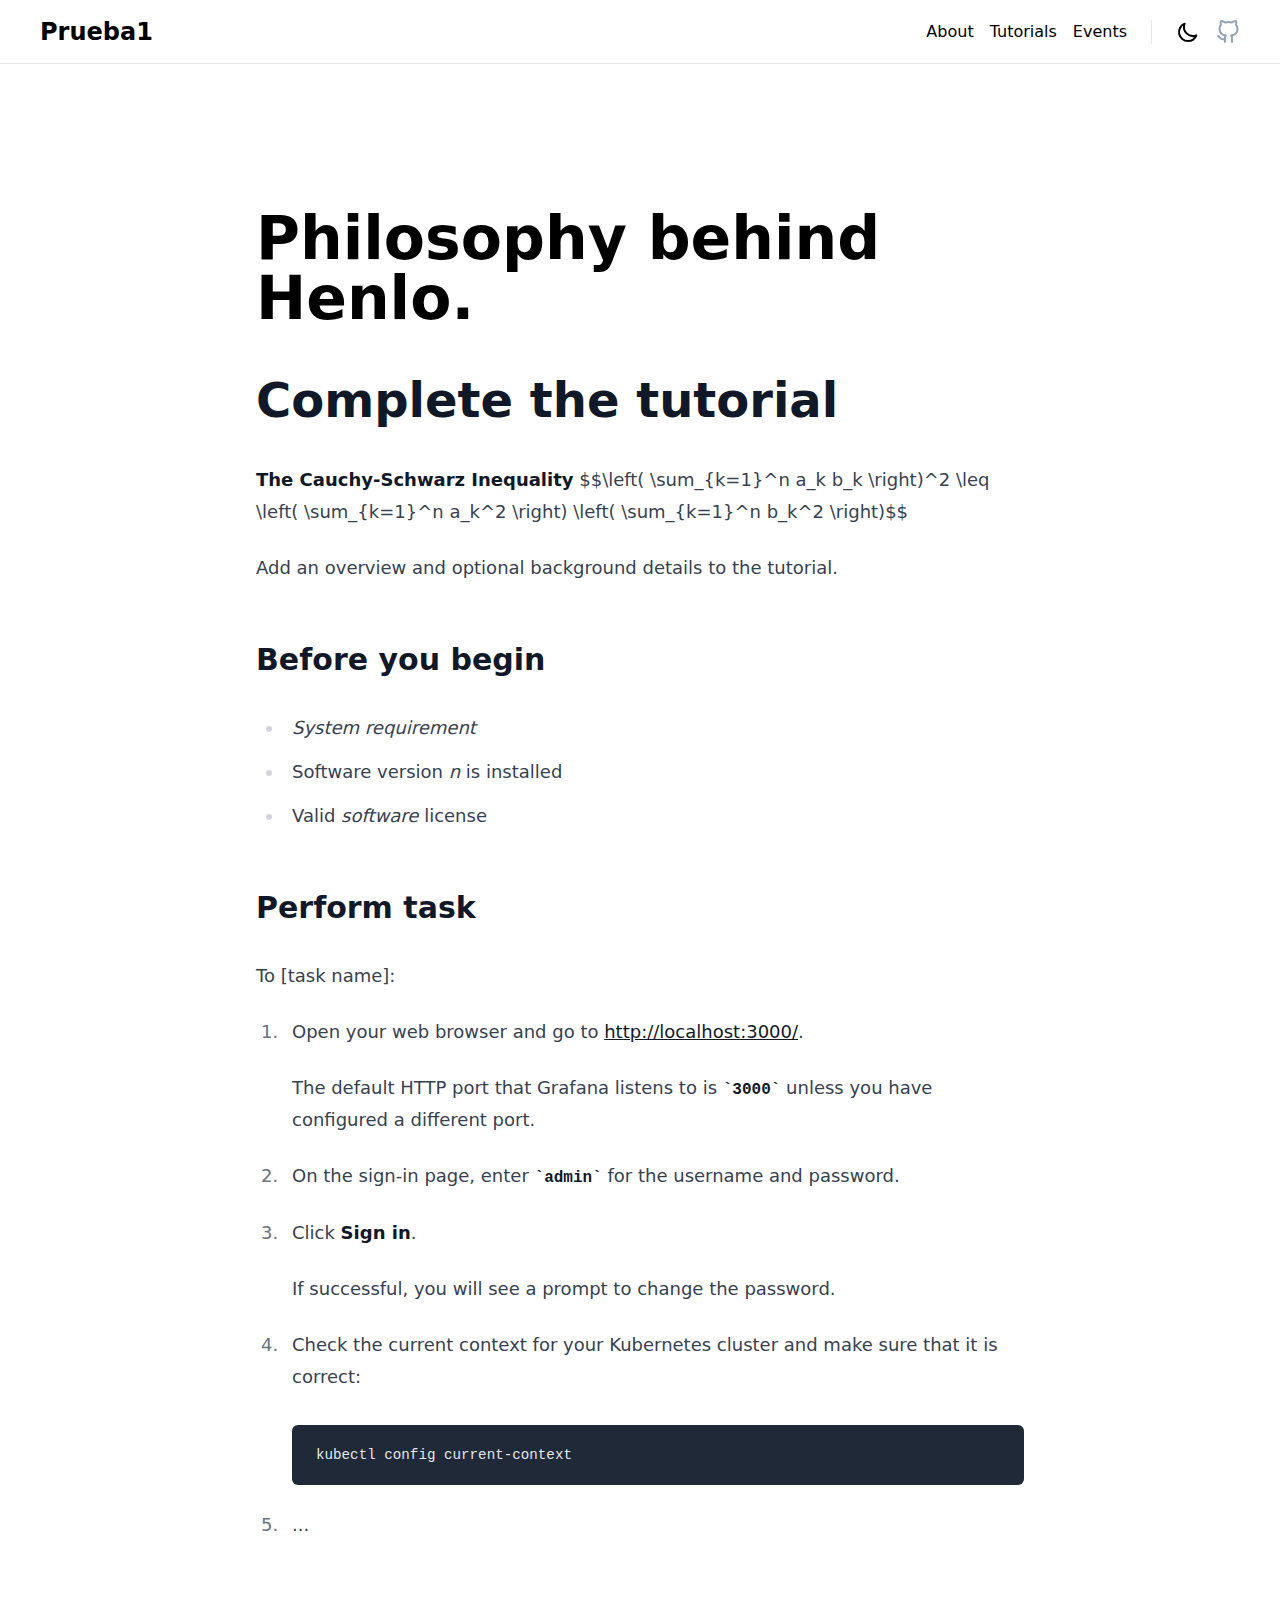
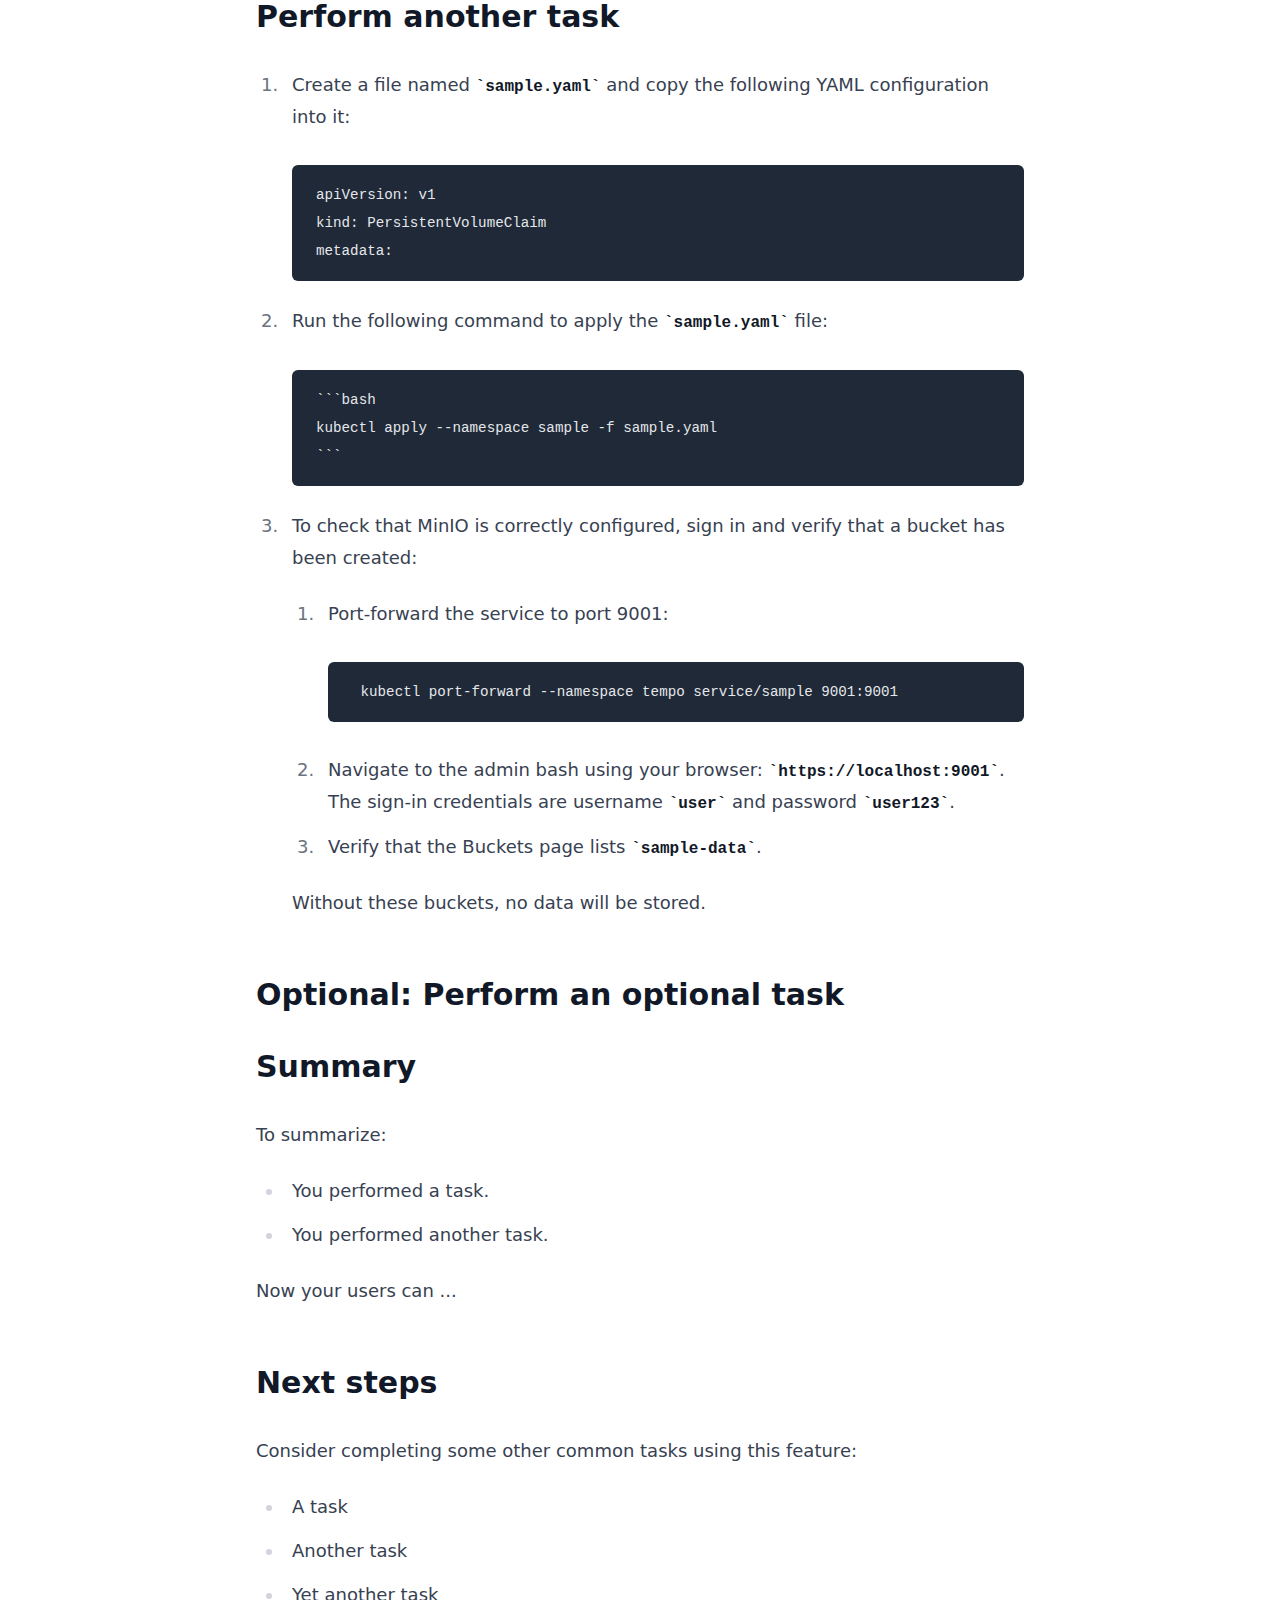
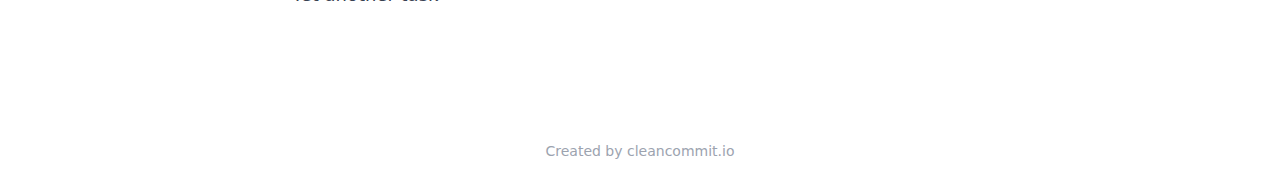
<file: blog/entrada1/index.html>
<!DOCTYPE html><html lang="en"><head><meta charSet="utf-8"/><meta http-equiv="x-ua-compatible" content="ie=edge"/><meta name="viewport" content="width=device-width, initial-scale=1, shrink-to-fit=no"/><meta name="generator" content="Gatsby 5.13.1"/><meta id="description" name="description" content="Think lightweight WordPress. Extensible, block based starter for Netlify CMS. Built with performance in mind, styled with TailwindCSS. " data-gatsby-head="true"/><meta id="ot" property="og:title" content="The most advanced starter for Gatsby &amp; Netlify CMS. | Henlo." data-gatsby-head="true"/><meta id="ou" property="og:url" content="undefined/blog/entrada1/" data-gatsby-head="true"/><meta id="oty" property="og:type" content="article" data-gatsby-head="true"/><meta id="oi" property="og:image" content="undefined/img/henlo-cover.png" data-gatsby-head="true"/><meta id="od" property="og:description" content="Think lightweight WordPress. Extensible, block based starter for Netlify CMS. Built with performance in mind, styled with TailwindCSS. " data-gatsby-head="true"/><meta id="tt" name="twitter:title" content="The most advanced starter for Gatsby &amp; Netlify CMS. | Henlo." data-gatsby-head="true"/><meta id="ti" name="twitter:image" content="undefined/img/henlo-cover.png" data-gatsby-head="true"/><meta id="td" name="twitter:description" content="Think lightweight WordPress. Extensible, block based starter for Netlify CMS. Built with performance in mind, styled with TailwindCSS. " data-gatsby-head="true"/><meta name="msapplication-TileColor" content="#000" data-gatsby-head="true"/><meta name="theme-color" content="#000" data-gatsby-head="true"/><meta name="twitter:card" content="summary_large_image" data-gatsby-head="true"/><meta name="msapplication-TileImage" content="/img/favicons/ms-icon-144x144.png" data-gatsby-head="true"/><style data-href="/styles.a2265ad88176d3cbb750.css" data-identity="gatsby-global-css">/*! tailwindcss v3.4.0 | MIT License | https://tailwindcss.com*/*,:after,:before{border:0 solid #e5e7eb;box-sizing:border-box}:after,:before{--tw-content:""}:host,html{-webkit-text-size-adjust:100%;font-feature-settings:normal;-webkit-tap-highlight-color:transparent;font-family:ui-sans-serif,system-ui,sans-serif,Apple Color Emoji,Segoe UI Emoji,Segoe UI Symbol,Noto Color Emoji;font-variation-settings:normal;line-height:1.5;-moz-tab-size:4;-o-tab-size:4;tab-size:4}body{line-height:inherit;margin:0}hr{border-top-width:1px;color:inherit;height:0}abbr:where([title]){-webkit-text-decoration:underline dotted;text-decoration:underline dotted}h1,h2,h3,h4,h5,h6{font-size:inherit;font-weight:inherit}a{color:inherit;text-decoration:inherit}b,strong{font-weight:bolder}code,kbd,pre,samp{font-feature-settings:normal;font-family:ui-monospace,SFMono-Regular,Menlo,Monaco,Consolas,Liberation Mono,Courier New,monospace;font-size:1em;font-variation-settings:normal}small{font-size:80%}sub,sup{font-size:75%;line-height:0;position:relative;vertical-align:baseline}sub{bottom:-.25em}sup{top:-.5em}table{border-collapse:collapse;border-color:inherit;text-indent:0}button,input,optgroup,select,textarea{font-feature-settings:inherit;color:inherit;font-family:inherit;font-size:100%;font-variation-settings:inherit;font-weight:inherit;line-height:inherit;margin:0;padding:0}button,select{text-transform:none}[type=button],[type=reset],[type=submit],button{-webkit-appearance:button;background-color:transparent;background-image:none}:-moz-focusring{outline:auto}:-moz-ui-invalid{box-shadow:none}progress{vertical-align:baseline}::-webkit-inner-spin-button,::-webkit-outer-spin-button{height:auto}[type=search]{-webkit-appearance:textfield;outline-offset:-2px}::-webkit-search-decoration{-webkit-appearance:none}::-webkit-file-upload-button{-webkit-appearance:button;font:inherit}summary{display:list-item}blockquote,dd,dl,fieldset,figure,h1,h2,h3,h4,h5,h6,hr,p,pre{margin:0}fieldset,legend{padding:0}menu,ol,ul{list-style:none;margin:0;padding:0}dialog{padding:0}textarea{resize:vertical}input::-moz-placeholder,textarea::-moz-placeholder{color:#9ca3af}input::placeholder,textarea::placeholder{color:#9ca3af}[role=button],button{cursor:pointer}:disabled{cursor:default}audio,canvas,embed,iframe,img,object,svg,video{display:block;vertical-align:middle}img,video{height:auto;max-width:100%}[hidden]{display:none}[multiple],[type=date],[type=datetime-local],[type=email],[type=month],[type=number],[type=password],[type=search],[type=tel],[type=text],[type=time],[type=url],[type=week],input:where(:not([type])),select,textarea{--tw-shadow:0 0 #0000;-webkit-appearance:none;-moz-appearance:none;appearance:none;background-color:#fff;border-color:#6b7280;border-radius:0;border-width:1px;font-size:1rem;line-height:1.5rem;padding:.5rem .75rem}[multiple]:focus,[type=date]:focus,[type=datetime-local]:focus,[type=email]:focus,[type=month]:focus,[type=number]:focus,[type=password]:focus,[type=search]:focus,[type=tel]:focus,[type=text]:focus,[type=time]:focus,[type=url]:focus,[type=week]:focus,input:where(:not([type])):focus,select:focus,textarea:focus{--tw-ring-inset:var(--tw-empty,/*!*/ /*!*/);--tw-ring-offset-width:0px;--tw-ring-offset-color:#fff;--tw-ring-color:#2563eb;--tw-ring-offset-shadow:var(--tw-ring-inset) 0 0 0 var(--tw-ring-offset-width) var(--tw-ring-offset-color);--tw-ring-shadow:var(--tw-ring-inset) 0 0 0 calc(1px + var(--tw-ring-offset-width)) var(--tw-ring-color);border-color:#2563eb;box-shadow:var(--tw-ring-offset-shadow),var(--tw-ring-shadow),var(--tw-shadow);outline:2px solid transparent;outline-offset:2px}input::-moz-placeholder,textarea::-moz-placeholder{color:#6b7280;opacity:1}input::placeholder,textarea::placeholder{color:#6b7280;opacity:1}::-webkit-datetime-edit-fields-wrapper{padding:0}::-webkit-date-and-time-value{min-height:1.5em;text-align:inherit}::-webkit-datetime-edit{display:inline-flex}::-webkit-datetime-edit,::-webkit-datetime-edit-day-field,::-webkit-datetime-edit-hour-field,::-webkit-datetime-edit-meridiem-field,::-webkit-datetime-edit-millisecond-field,::-webkit-datetime-edit-minute-field,::-webkit-datetime-edit-month-field,::-webkit-datetime-edit-second-field,::-webkit-datetime-edit-year-field{padding-bottom:0;padding-top:0}select{background-image:url("data:image/svg+xml;charset=utf-8,%3Csvg xmlns='http://www.w3.org/2000/svg' fill='none' viewBox='0 0 20 20'%3E%3Cpath stroke='%236b7280' stroke-linecap='round' stroke-linejoin='round' stroke-width='1.5' d='m6 8 4 4 4-4'/%3E%3C/svg%3E");background-position:right .5rem center;background-repeat:no-repeat;background-size:1.5em 1.5em;padding-right:2.5rem;-webkit-print-color-adjust:exact;print-color-adjust:exact}[multiple],[size]:where(select:not([size="1"])){background-image:none;background-position:0 0;background-repeat:unset;background-size:initial;padding-right:.75rem;-webkit-print-color-adjust:unset;print-color-adjust:unset}[type=checkbox],[type=radio]{--tw-shadow:0 0 #0000;-webkit-appearance:none;-moz-appearance:none;appearance:none;background-color:#fff;background-origin:border-box;border-color:#6b7280;border-width:1px;color:#2563eb;display:inline-block;flex-shrink:0;height:1rem;padding:0;-webkit-print-color-adjust:exact;print-color-adjust:exact;-webkit-user-select:none;-moz-user-select:none;user-select:none;vertical-align:middle;width:1rem}[type=checkbox]{border-radius:0}[type=radio]{border-radius:100%}[type=checkbox]:focus,[type=radio]:focus{--tw-ring-inset:var(--tw-empty,/*!*/ /*!*/);--tw-ring-offset-width:2px;--tw-ring-offset-color:#fff;--tw-ring-color:#2563eb;--tw-ring-offset-shadow:var(--tw-ring-inset) 0 0 0 var(--tw-ring-offset-width) var(--tw-ring-offset-color);--tw-ring-shadow:var(--tw-ring-inset) 0 0 0 calc(2px + var(--tw-ring-offset-width)) var(--tw-ring-color);box-shadow:var(--tw-ring-offset-shadow),var(--tw-ring-shadow),var(--tw-shadow);outline:2px solid transparent;outline-offset:2px}[type=checkbox]:checked,[type=radio]:checked{background-color:currentColor;background-position:50%;background-repeat:no-repeat;background-size:100% 100%;border-color:transparent}[type=checkbox]:checked{background-image:url("data:image/svg+xml;charset=utf-8,%3Csvg xmlns='http://www.w3.org/2000/svg' fill='%23fff' viewBox='0 0 16 16'%3E%3Cpath d='M12.207 4.793a1 1 0 0 1 0 1.414l-5 5a1 1 0 0 1-1.414 0l-2-2a1 1 0 0 1 1.414-1.414L6.5 9.086l4.293-4.293a1 1 0 0 1 1.414 0z'/%3E%3C/svg%3E")}@media (forced-colors:active){[type=checkbox]:checked{-webkit-appearance:auto;-moz-appearance:auto;appearance:auto}}[type=radio]:checked{background-image:url("data:image/svg+xml;charset=utf-8,%3Csvg xmlns='http://www.w3.org/2000/svg' fill='%23fff' viewBox='0 0 16 16'%3E%3Ccircle cx='8' cy='8' r='3'/%3E%3C/svg%3E")}@media (forced-colors:active){[type=radio]:checked{-webkit-appearance:auto;-moz-appearance:auto;appearance:auto}}[type=checkbox]:checked:focus,[type=checkbox]:checked:hover,[type=radio]:checked:focus,[type=radio]:checked:hover{background-color:currentColor;border-color:transparent}[type=checkbox]:indeterminate{background-color:currentColor;background-image:url("data:image/svg+xml;charset=utf-8,%3Csvg xmlns='http://www.w3.org/2000/svg' fill='none' viewBox='0 0 16 16'%3E%3Cpath stroke='%23fff' stroke-linecap='round' stroke-linejoin='round' stroke-width='2' d='M4 8h8'/%3E%3C/svg%3E");background-position:50%;background-repeat:no-repeat;background-size:100% 100%;border-color:transparent}@media (forced-colors:active){[type=checkbox]:indeterminate{-webkit-appearance:auto;-moz-appearance:auto;appearance:auto}}[type=checkbox]:indeterminate:focus,[type=checkbox]:indeterminate:hover{background-color:currentColor;border-color:transparent}[type=file]{background:unset;border-color:inherit;border-radius:0;border-width:0;font-size:unset;line-height:inherit;padding:0}[type=file]:focus{outline:1px solid ButtonText;outline:1px auto -webkit-focus-ring-color}*,:after,:before{--tw-border-spacing-x:0;--tw-border-spacing-y:0;--tw-translate-x:0;--tw-translate-y:0;--tw-rotate:0;--tw-skew-x:0;--tw-skew-y:0;--tw-scale-x:1;--tw-scale-y:1;--tw-pan-x: ;--tw-pan-y: ;--tw-pinch-zoom: ;--tw-scroll-snap-strictness:proximity;--tw-gradient-from-position: ;--tw-gradient-via-position: ;--tw-gradient-to-position: ;--tw-ordinal: ;--tw-slashed-zero: ;--tw-numeric-figure: ;--tw-numeric-spacing: ;--tw-numeric-fraction: ;--tw-ring-inset: ;--tw-ring-offset-width:0px;--tw-ring-offset-color:#fff;--tw-ring-color:rgba(59,130,246,.5);--tw-ring-offset-shadow:0 0 #0000;--tw-ring-shadow:0 0 #0000;--tw-shadow:0 0 #0000;--tw-shadow-colored:0 0 #0000;--tw-blur: ;--tw-brightness: ;--tw-contrast: ;--tw-grayscale: ;--tw-hue-rotate: ;--tw-invert: ;--tw-saturate: ;--tw-sepia: ;--tw-drop-shadow: ;--tw-backdrop-blur: ;--tw-backdrop-brightness: ;--tw-backdrop-contrast: ;--tw-backdrop-grayscale: ;--tw-backdrop-hue-rotate: ;--tw-backdrop-invert: ;--tw-backdrop-opacity: ;--tw-backdrop-saturate: ;--tw-backdrop-sepia: }::backdrop{--tw-border-spacing-x:0;--tw-border-spacing-y:0;--tw-translate-x:0;--tw-translate-y:0;--tw-rotate:0;--tw-skew-x:0;--tw-skew-y:0;--tw-scale-x:1;--tw-scale-y:1;--tw-pan-x: ;--tw-pan-y: ;--tw-pinch-zoom: ;--tw-scroll-snap-strictness:proximity;--tw-gradient-from-position: ;--tw-gradient-via-position: ;--tw-gradient-to-position: ;--tw-ordinal: ;--tw-slashed-zero: ;--tw-numeric-figure: ;--tw-numeric-spacing: ;--tw-numeric-fraction: ;--tw-ring-inset: ;--tw-ring-offset-width:0px;--tw-ring-offset-color:#fff;--tw-ring-color:rgba(59,130,246,.5);--tw-ring-offset-shadow:0 0 #0000;--tw-ring-shadow:0 0 #0000;--tw-shadow:0 0 #0000;--tw-shadow-colored:0 0 #0000;--tw-blur: ;--tw-brightness: ;--tw-contrast: ;--tw-grayscale: ;--tw-hue-rotate: ;--tw-invert: ;--tw-saturate: ;--tw-sepia: ;--tw-drop-shadow: ;--tw-backdrop-blur: ;--tw-backdrop-brightness: ;--tw-backdrop-contrast: ;--tw-backdrop-grayscale: ;--tw-backdrop-hue-rotate: ;--tw-backdrop-invert: ;--tw-backdrop-opacity: ;--tw-backdrop-saturate: ;--tw-backdrop-sepia: }.container{width:100%}@media (min-width:640px){.container{max-width:640px}}@media (min-width:768px){.container{max-width:768px}}@media (min-width:1024px){.container{max-width:1024px}}@media (min-width:1280px){.container{max-width:1280px}}@media (min-width:1536px){.container{max-width:1536px}}.prose{color:var(--tw-prose-body);max-width:65ch}.prose :where(p):not(:where([class~=not-prose],[class~=not-prose] *)){margin-bottom:1.25em;margin-top:1.25em}.prose :where([class~=lead]):not(:where([class~=not-prose],[class~=not-prose] *)){color:var(--tw-prose-lead);font-size:1.25em;line-height:1.6;margin-bottom:1.2em;margin-top:1.2em}.prose :where(a):not(:where([class~=not-prose],[class~=not-prose] *)){color:var(--tw-prose-links);font-weight:500;text-decoration:underline}.prose :where(strong):not(:where([class~=not-prose],[class~=not-prose] *)){color:var(--tw-prose-bold);font-weight:600}.prose :where(a strong):not(:where([class~=not-prose],[class~=not-prose] *)){color:inherit}.prose :where(blockquote strong):not(:where([class~=not-prose],[class~=not-prose] *)){color:inherit}.prose :where(thead th strong):not(:where([class~=not-prose],[class~=not-prose] *)){color:inherit}.prose :where(ol):not(:where([class~=not-prose],[class~=not-prose] *)){list-style-type:decimal;margin-bottom:1.25em;margin-top:1.25em;padding-left:1.625em}.prose :where(ol[type=A]):not(:where([class~=not-prose],[class~=not-prose] *)){list-style-type:upper-alpha}.prose :where(ol[type=a]):not(:where([class~=not-prose],[class~=not-prose] *)){list-style-type:lower-alpha}.prose :where(ol[type=A s]):not(:where([class~=not-prose],[class~=not-prose] *)){list-style-type:upper-alpha}.prose :where(ol[type=a s]):not(:where([class~=not-prose],[class~=not-prose] *)){list-style-type:lower-alpha}.prose :where(ol[type=I]):not(:where([class~=not-prose],[class~=not-prose] *)){list-style-type:upper-roman}.prose :where(ol[type=i]):not(:where([class~=not-prose],[class~=not-prose] *)){list-style-type:lower-roman}.prose :where(ol[type=I s]):not(:where([class~=not-prose],[class~=not-prose] *)){list-style-type:upper-roman}.prose :where(ol[type=i s]):not(:where([class~=not-prose],[class~=not-prose] *)){list-style-type:lower-roman}.prose :where(ol[type="1"]):not(:where([class~=not-prose],[class~=not-prose] *)){list-style-type:decimal}.prose :where(ul):not(:where([class~=not-prose],[class~=not-prose] *)){list-style-type:disc;margin-bottom:1.25em;margin-top:1.25em;padding-left:1.625em}.prose :where(ol>li):not(:where([class~=not-prose],[class~=not-prose] *))::marker{color:var(--tw-prose-counters);font-weight:400}.prose :where(ul>li):not(:where([class~=not-prose],[class~=not-prose] *))::marker{color:var(--tw-prose-bullets)}.prose :where(dt):not(:where([class~=not-prose],[class~=not-prose] *)){color:var(--tw-prose-headings);font-weight:600;margin-top:1.25em}.prose :where(hr):not(:where([class~=not-prose],[class~=not-prose] *)){border-color:var(--tw-prose-hr);border-top-width:1px;margin-bottom:3em;margin-top:3em}.prose :where(blockquote):not(:where([class~=not-prose],[class~=not-prose] *)){border-left-color:var(--tw-prose-quote-borders);border-left-width:.25rem;color:var(--tw-prose-quotes);font-style:italic;font-weight:500;margin-bottom:1.6em;margin-top:1.6em;padding-left:1em;quotes:"\201C""\201D""\2018""\2019"}.prose :where(blockquote p:first-of-type):not(:where([class~=not-prose],[class~=not-prose] *)):before{content:open-quote}.prose :where(blockquote p:last-of-type):not(:where([class~=not-prose],[class~=not-prose] *)):after{content:close-quote}.prose :where(h1):not(:where([class~=not-prose],[class~=not-prose] *)){color:var(--tw-prose-headings);font-size:2.25em;font-weight:800;line-height:1.1111111;margin-bottom:.8888889em;margin-top:0}.prose :where(h1 strong):not(:where([class~=not-prose],[class~=not-prose] *)){color:inherit;font-weight:900}.prose :where(h2):not(:where([class~=not-prose],[class~=not-prose] *)){color:var(--tw-prose-headings);font-size:1.5em;font-weight:700;line-height:1.3333333;margin-bottom:1em;margin-top:2em}.prose :where(h2 strong):not(:where([class~=not-prose],[class~=not-prose] *)){color:inherit;font-weight:800}.prose :where(h3):not(:where([class~=not-prose],[class~=not-prose] *)){color:var(--tw-prose-headings);font-size:1.25em;font-weight:600;line-height:1.6;margin-bottom:.6em;margin-top:1.6em}.prose :where(h3 strong):not(:where([class~=not-prose],[class~=not-prose] *)){color:inherit;font-weight:700}.prose :where(h4):not(:where([class~=not-prose],[class~=not-prose] *)){color:var(--tw-prose-headings);font-weight:600;line-height:1.5;margin-bottom:.5em;margin-top:1.5em}.prose :where(h4 strong):not(:where([class~=not-prose],[class~=not-prose] *)){color:inherit;font-weight:700}.prose :where(img):not(:where([class~=not-prose],[class~=not-prose] *)){margin-bottom:2em;margin-top:2em}.prose :where(picture):not(:where([class~=not-prose],[class~=not-prose] *)){display:block;margin-bottom:2em;margin-top:2em}.prose :where(kbd):not(:where([class~=not-prose],[class~=not-prose] *)){border-radius:.3125rem;box-shadow:0 0 0 1px rgb(var(--tw-prose-kbd-shadows)/10%),0 3px 0 rgb(var(--tw-prose-kbd-shadows)/10%);color:var(--tw-prose-kbd);font-family:inherit;font-size:.875em;font-weight:500;padding:.1875em .375em}.prose :where(code):not(:where([class~=not-prose],[class~=not-prose] *)){color:var(--tw-prose-code);font-size:.875em;font-weight:600}.prose :where(code):not(:where([class~=not-prose],[class~=not-prose] *)):before{content:"`"}.prose :where(code):not(:where([class~=not-prose],[class~=not-prose] *)):after{content:"`"}.prose :where(a code):not(:where([class~=not-prose],[class~=not-prose] *)){color:inherit}.prose :where(h1 code):not(:where([class~=not-prose],[class~=not-prose] *)){color:inherit}.prose :where(h2 code):not(:where([class~=not-prose],[class~=not-prose] *)){color:inherit;font-size:.875em}.prose :where(h3 code):not(:where([class~=not-prose],[class~=not-prose] *)){color:inherit;font-size:.9em}.prose :where(h4 code):not(:where([class~=not-prose],[class~=not-prose] *)){color:inherit}.prose :where(blockquote code):not(:where([class~=not-prose],[class~=not-prose] *)){color:inherit}.prose :where(thead th code):not(:where([class~=not-prose],[class~=not-prose] *)){color:inherit}.prose :where(pre):not(:where([class~=not-prose],[class~=not-prose] *)){background-color:var(--tw-prose-pre-bg);border-radius:.375rem;color:var(--tw-prose-pre-code);font-size:.875em;font-weight:400;line-height:1.7142857;margin-bottom:1.7142857em;margin-top:1.7142857em;overflow-x:auto;padding:.8571429em 1.1428571em}.prose :where(pre code):not(:where([class~=not-prose],[class~=not-prose] *)){background-color:transparent;border-radius:0;border-width:0;color:inherit;font-family:inherit;font-size:inherit;font-weight:inherit;line-height:inherit;padding:0}.prose :where(pre code):not(:where([class~=not-prose],[class~=not-prose] *)):before{content:none}.prose :where(pre code):not(:where([class~=not-prose],[class~=not-prose] *)):after{content:none}.prose :where(table):not(:where([class~=not-prose],[class~=not-prose] *)){font-size:.875em;line-height:1.7142857;margin-bottom:2em;margin-top:2em;table-layout:auto;text-align:left;width:100%}.prose :where(thead):not(:where([class~=not-prose],[class~=not-prose] *)){border-bottom-color:var(--tw-prose-th-borders);border-bottom-width:1px}.prose :where(thead th):not(:where([class~=not-prose],[class~=not-prose] *)){color:var(--tw-prose-headings);font-weight:600;padding-bottom:.5714286em;padding-left:.5714286em;padding-right:.5714286em;vertical-align:bottom}.prose :where(tbody tr):not(:where([class~=not-prose],[class~=not-prose] *)){border-bottom-color:var(--tw-prose-td-borders);border-bottom-width:1px}.prose :where(tbody tr:last-child):not(:where([class~=not-prose],[class~=not-prose] *)){border-bottom-width:0}.prose :where(tbody td):not(:where([class~=not-prose],[class~=not-prose] *)){vertical-align:baseline}.prose :where(tfoot):not(:where([class~=not-prose],[class~=not-prose] *)){border-top-color:var(--tw-prose-th-borders);border-top-width:1px}.prose :where(tfoot td):not(:where([class~=not-prose],[class~=not-prose] *)){vertical-align:top}.prose :where(figure>*):not(:where([class~=not-prose],[class~=not-prose] *)){margin-bottom:0;margin-top:0}.prose :where(figcaption):not(:where([class~=not-prose],[class~=not-prose] *)){color:var(--tw-prose-captions);font-size:.875em;line-height:1.4285714;margin-top:.8571429em}.prose{--tw-prose-body:#374151;--tw-prose-headings:#111827;--tw-prose-lead:#4b5563;--tw-prose-links:#111827;--tw-prose-bold:#111827;--tw-prose-counters:#6b7280;--tw-prose-bullets:#d1d5db;--tw-prose-hr:#e5e7eb;--tw-prose-quotes:#111827;--tw-prose-quote-borders:#e5e7eb;--tw-prose-captions:#6b7280;--tw-prose-kbd:#111827;--tw-prose-kbd-shadows:17 24 39;--tw-prose-code:#111827;--tw-prose-pre-code:#e5e7eb;--tw-prose-pre-bg:#1f2937;--tw-prose-th-borders:#d1d5db;--tw-prose-td-borders:#e5e7eb;--tw-prose-invert-body:#d1d5db;--tw-prose-invert-headings:#fff;--tw-prose-invert-lead:#9ca3af;--tw-prose-invert-links:#fff;--tw-prose-invert-bold:#fff;--tw-prose-invert-counters:#9ca3af;--tw-prose-invert-bullets:#4b5563;--tw-prose-invert-hr:#374151;--tw-prose-invert-quotes:#f3f4f6;--tw-prose-invert-quote-borders:#374151;--tw-prose-invert-captions:#9ca3af;--tw-prose-invert-kbd:#fff;--tw-prose-invert-kbd-shadows:255 255 255;--tw-prose-invert-code:#fff;--tw-prose-invert-pre-code:#d1d5db;--tw-prose-invert-pre-bg:rgba(0,0,0,.5);--tw-prose-invert-th-borders:#4b5563;--tw-prose-invert-td-borders:#374151;font-size:1rem;line-height:1.75}.prose :where(picture>img):not(:where([class~=not-prose],[class~=not-prose] *)){margin-bottom:0;margin-top:0}.prose :where(video):not(:where([class~=not-prose],[class~=not-prose] *)){margin-bottom:2em;margin-top:2em}.prose :where(li):not(:where([class~=not-prose],[class~=not-prose] *)){margin-bottom:.5em;margin-top:.5em}.prose :where(ol>li):not(:where([class~=not-prose],[class~=not-prose] *)){padding-left:.375em}.prose :where(ul>li):not(:where([class~=not-prose],[class~=not-prose] *)){padding-left:.375em}.prose :where(.prose>ul>li p):not(:where([class~=not-prose],[class~=not-prose] *)){margin-bottom:.75em;margin-top:.75em}.prose :where(.prose>ul>li>:first-child):not(:where([class~=not-prose],[class~=not-prose] *)){margin-top:1.25em}.prose :where(.prose>ul>li>:last-child):not(:where([class~=not-prose],[class~=not-prose] *)){margin-bottom:1.25em}.prose :where(.prose>ol>li>:first-child):not(:where([class~=not-prose],[class~=not-prose] *)){margin-top:1.25em}.prose :where(.prose>ol>li>:last-child):not(:where([class~=not-prose],[class~=not-prose] *)){margin-bottom:1.25em}.prose :where(ul ul,ul ol,ol ul,ol ol):not(:where([class~=not-prose],[class~=not-prose] *)){margin-bottom:.75em;margin-top:.75em}.prose :where(dl):not(:where([class~=not-prose],[class~=not-prose] *)){margin-bottom:1.25em;margin-top:1.25em}.prose :where(dd):not(:where([class~=not-prose],[class~=not-prose] *)){margin-top:.5em;padding-left:1.625em}.prose :where(hr+*):not(:where([class~=not-prose],[class~=not-prose] *)){margin-top:0}.prose :where(h2+*):not(:where([class~=not-prose],[class~=not-prose] *)){margin-top:0}.prose :where(h3+*):not(:where([class~=not-prose],[class~=not-prose] *)){margin-top:0}.prose :where(h4+*):not(:where([class~=not-prose],[class~=not-prose] *)){margin-top:0}.prose :where(thead th:first-child):not(:where([class~=not-prose],[class~=not-prose] *)){padding-left:0}.prose :where(thead th:last-child):not(:where([class~=not-prose],[class~=not-prose] *)){padding-right:0}.prose :where(tbody td,tfoot td):not(:where([class~=not-prose],[class~=not-prose] *)){padding:.5714286em}.prose :where(tbody td:first-child,tfoot td:first-child):not(:where([class~=not-prose],[class~=not-prose] *)){padding-left:0}.prose :where(tbody td:last-child,tfoot td:last-child):not(:where([class~=not-prose],[class~=not-prose] *)){padding-right:0}.prose :where(figure):not(:where([class~=not-prose],[class~=not-prose] *)){margin-bottom:2em;margin-top:2em}.prose :where(.prose>:first-child):not(:where([class~=not-prose],[class~=not-prose] *)){margin-top:0}.prose :where(.prose>:last-child):not(:where([class~=not-prose],[class~=not-prose] *)){margin-bottom:0}.prose-lg{font-size:1.125rem;line-height:1.7777778}.prose-lg :where(p):not(:where([class~=not-prose],[class~=not-prose] *)){margin-bottom:1.3333333em;margin-top:1.3333333em}.prose-lg :where([class~=lead]):not(:where([class~=not-prose],[class~=not-prose] *)){font-size:1.2222222em;line-height:1.4545455;margin-bottom:1.0909091em;margin-top:1.0909091em}.prose-lg :where(blockquote):not(:where([class~=not-prose],[class~=not-prose] *)){margin-bottom:1.6666667em;margin-top:1.6666667em;padding-left:1em}.prose-lg :where(h1):not(:where([class~=not-prose],[class~=not-prose] *)){font-size:2.6666667em;line-height:1;margin-bottom:.8333333em;margin-top:0}.prose-lg :where(h2):not(:where([class~=not-prose],[class~=not-prose] *)){font-size:1.6666667em;line-height:1.3333333;margin-bottom:1.0666667em;margin-top:1.8666667em}.prose-lg :where(h3):not(:where([class~=not-prose],[class~=not-prose] *)){font-size:1.3333333em;line-height:1.5;margin-bottom:.6666667em;margin-top:1.6666667em}.prose-lg :where(h4):not(:where([class~=not-prose],[class~=not-prose] *)){line-height:1.5555556;margin-bottom:.4444444em;margin-top:1.7777778em}.prose-lg :where(img):not(:where([class~=not-prose],[class~=not-prose] *)){margin-bottom:1.7777778em;margin-top:1.7777778em}.prose-lg :where(picture):not(:where([class~=not-prose],[class~=not-prose] *)){margin-bottom:1.7777778em;margin-top:1.7777778em}.prose-lg :where(picture>img):not(:where([class~=not-prose],[class~=not-prose] *)){margin-bottom:0;margin-top:0}.prose-lg :where(video):not(:where([class~=not-prose],[class~=not-prose] *)){margin-bottom:1.7777778em;margin-top:1.7777778em}.prose-lg :where(kbd):not(:where([class~=not-prose],[class~=not-prose] *)){border-radius:.3125rem;font-size:.8888889em;padding:.2222222em .4444444em}.prose-lg :where(code):not(:where([class~=not-prose],[class~=not-prose] *)){font-size:.8888889em}.prose-lg :where(h2 code):not(:where([class~=not-prose],[class~=not-prose] *)){font-size:.8666667em}.prose-lg :where(h3 code):not(:where([class~=not-prose],[class~=not-prose] *)){font-size:.875em}.prose-lg :where(pre):not(:where([class~=not-prose],[class~=not-prose] *)){border-radius:.375rem;font-size:.8888889em;line-height:1.75;margin-bottom:2em;margin-top:2em;padding:1em 1.5em}.prose-lg :where(ol):not(:where([class~=not-prose],[class~=not-prose] *)){margin-bottom:1.3333333em;margin-top:1.3333333em;padding-left:1.5555556em}.prose-lg :where(ul):not(:where([class~=not-prose],[class~=not-prose] *)){margin-bottom:1.3333333em;margin-top:1.3333333em;padding-left:1.5555556em}.prose-lg :where(li):not(:where([class~=not-prose],[class~=not-prose] *)){margin-bottom:.6666667em;margin-top:.6666667em}.prose-lg :where(ol>li):not(:where([class~=not-prose],[class~=not-prose] *)){padding-left:.4444444em}.prose-lg :where(ul>li):not(:where([class~=not-prose],[class~=not-prose] *)){padding-left:.4444444em}.prose-lg :where(.prose-lg>ul>li p):not(:where([class~=not-prose],[class~=not-prose] *)){margin-bottom:.8888889em;margin-top:.8888889em}.prose-lg :where(.prose-lg>ul>li>:first-child):not(:where([class~=not-prose],[class~=not-prose] *)){margin-top:1.3333333em}.prose-lg :where(.prose-lg>ul>li>:last-child):not(:where([class~=not-prose],[class~=not-prose] *)){margin-bottom:1.3333333em}.prose-lg :where(.prose-lg>ol>li>:first-child):not(:where([class~=not-prose],[class~=not-prose] *)){margin-top:1.3333333em}.prose-lg :where(.prose-lg>ol>li>:last-child):not(:where([class~=not-prose],[class~=not-prose] *)){margin-bottom:1.3333333em}.prose-lg :where(ul ul,ul ol,ol ul,ol ol):not(:where([class~=not-prose],[class~=not-prose] *)){margin-bottom:.8888889em;margin-top:.8888889em}.prose-lg :where(dl):not(:where([class~=not-prose],[class~=not-prose] *)){margin-bottom:1.3333333em;margin-top:1.3333333em}.prose-lg :where(dt):not(:where([class~=not-prose],[class~=not-prose] *)){margin-top:1.3333333em}.prose-lg :where(dd):not(:where([class~=not-prose],[class~=not-prose] *)){margin-top:.6666667em;padding-left:1.5555556em}.prose-lg :where(hr):not(:where([class~=not-prose],[class~=not-prose] *)){margin-bottom:3.1111111em;margin-top:3.1111111em}.prose-lg :where(hr+*):not(:where([class~=not-prose],[class~=not-prose] *)){margin-top:0}.prose-lg :where(h2+*):not(:where([class~=not-prose],[class~=not-prose] *)){margin-top:0}.prose-lg :where(h3+*):not(:where([class~=not-prose],[class~=not-prose] *)){margin-top:0}.prose-lg :where(h4+*):not(:where([class~=not-prose],[class~=not-prose] *)){margin-top:0}.prose-lg :where(table):not(:where([class~=not-prose],[class~=not-prose] *)){font-size:.8888889em;line-height:1.5}.prose-lg :where(thead th):not(:where([class~=not-prose],[class~=not-prose] *)){padding-bottom:.75em;padding-left:.75em;padding-right:.75em}.prose-lg :where(thead th:first-child):not(:where([class~=not-prose],[class~=not-prose] *)){padding-left:0}.prose-lg :where(thead th:last-child):not(:where([class~=not-prose],[class~=not-prose] *)){padding-right:0}.prose-lg :where(tbody td,tfoot td):not(:where([class~=not-prose],[class~=not-prose] *)){padding:.75em}.prose-lg :where(tbody td:first-child,tfoot td:first-child):not(:where([class~=not-prose],[class~=not-prose] *)){padding-left:0}.prose-lg :where(tbody td:last-child,tfoot td:last-child):not(:where([class~=not-prose],[class~=not-prose] *)){padding-right:0}.prose-lg :where(figure):not(:where([class~=not-prose],[class~=not-prose] *)){margin-bottom:1.7777778em;margin-top:1.7777778em}.prose-lg :where(figure>*):not(:where([class~=not-prose],[class~=not-prose] *)){margin-bottom:0;margin-top:0}.prose-lg :where(figcaption):not(:where([class~=not-prose],[class~=not-prose] *)){font-size:.8888889em;line-height:1.5;margin-top:1em}.prose-lg :where(.prose-lg>:first-child):not(:where([class~=not-prose],[class~=not-prose] *)){margin-top:0}.prose-lg :where(.prose-lg>:last-child):not(:where([class~=not-prose],[class~=not-prose] *)){margin-bottom:0}.sr-only{clip:rect(0,0,0,0);border-width:0;height:1px;margin:-1px;overflow:hidden;padding:0;position:absolute;white-space:nowrap;width:1px}.bottom-0{bottom:0}.m-auto{margin:auto}.mx-auto{margin-left:auto;margin-right:auto}.my-12{margin-top:3rem}.mb-12,.my-12{margin-bottom:3rem}.mb-2{margin-bottom:.5rem}.mb-3{margin-bottom:.75rem}.mb-4{margin-bottom:1rem}.ml-4{margin-left:1rem}.ml-6{margin-left:1.5rem}.mt-2{margin-top:.5rem}.mt-4{margin-top:1rem}.mt-6{margin-top:1.5rem}.mt-8{margin-top:2rem}.mt-auto{margin-top:auto}.block{display:block}.inline-block{display:inline-block}.flex{display:flex}.grid{display:grid}.hidden{display:none}.h-16{height:4rem}.h-6{height:1.5rem}.h-screen{height:100vh}.min-h-screen{min-height:100vh}.w-6{width:1.5rem}.w-72{width:18rem}.w-full{width:100%}.max-w-2xl{max-width:42rem}.max-w-3xl{max-width:48rem}.max-w-5xl{max-width:64rem}.max-w-6xl{max-width:72rem}.max-w-7xl{max-width:80rem}.max-w-md{max-width:28rem}.cursor-pointer{cursor:pointer}.grid-cols-2{grid-template-columns:repeat(2,minmax(0,1fr))}.flex-row{flex-direction:row}.flex-row-reverse{flex-direction:row-reverse}.flex-col{flex-direction:column}.flex-wrap{flex-wrap:wrap}.items-center{align-items:center}.justify-center{justify-content:center}.justify-between{justify-content:space-between}.gap-2{gap:.5rem}.gap-20{gap:5rem}.gap-4{gap:1rem}.gap-6{gap:1.5rem}.gap-x-4{-moz-column-gap:1rem;column-gap:1rem}.gap-y-6{row-gap:1.5rem}.border{border-width:1px}.border-b{border-bottom-width:1px}.border-l{border-left-width:1px}.border-slate-200{--tw-border-opacity:1;border-color:rgb(226 232 240/var(--tw-border-opacity))}.bg-black{--tw-bg-opacity:1;background-color:rgb(0 0 0/var(--tw-bg-opacity))}.bg-white{--tw-bg-opacity:1;background-color:rgb(255 255 255/var(--tw-bg-opacity))}.bg-zinc-100{--tw-bg-opacity:1;background-color:rgb(244 244 245/var(--tw-bg-opacity))}.px-4{padding-left:1rem;padding-right:1rem}.px-5{padding-left:1.25rem;padding-right:1.25rem}.px-6{padding-left:1.5rem;padding-right:1.5rem}.py-10{padding-bottom:2.5rem;padding-top:2.5rem}.py-12{padding-bottom:3rem;padding-top:3rem}.py-2{padding-bottom:.5rem;padding-top:.5rem}.py-20{padding-bottom:5rem;padding-top:5rem}.py-24{padding-bottom:6rem;padding-top:6rem}.py-3{padding-bottom:.75rem;padding-top:.75rem}.py-44{padding-bottom:11rem;padding-top:11rem}.py-5{padding-bottom:1.25rem;padding-top:1.25rem}.pl-6{padding-left:1.5rem}.text-center{text-align:center}.text-2xl{font-size:1.5rem;line-height:2rem}.text-3xl{font-size:1.875rem;line-height:2.25rem}.text-4xl{font-size:2.25rem;line-height:2.5rem}.text-5xl{font-size:3rem;line-height:1}.text-6xl{font-size:3.75rem;line-height:1}.text-9xl{font-size:8rem;line-height:1}.text-lg{font-size:1.125rem;line-height:1.75rem}.text-sm{font-size:.875rem;line-height:1.25rem}.text-xl{font-size:1.25rem;line-height:1.75rem}.font-bold{font-weight:700}.font-semibold{font-weight:600}.uppercase{text-transform:uppercase}.lowercase{text-transform:lowercase}.tracking-tight{letter-spacing:-.025em}.tracking-wider{letter-spacing:.05em}.text-black{--tw-text-opacity:1;color:rgb(0 0 0/var(--tw-text-opacity))}.text-gray-400{--tw-text-opacity:1;color:rgb(156 163 175/var(--tw-text-opacity))}.text-slate-400{--tw-text-opacity:1;color:rgb(148 163 184/var(--tw-text-opacity))}.text-white{--tw-text-opacity:1;color:rgb(255 255 255/var(--tw-text-opacity))}.filter{filter:var(--tw-blur) var(--tw-brightness) var(--tw-contrast) var(--tw-grayscale) var(--tw-hue-rotate) var(--tw-invert) var(--tw-saturate) var(--tw-sepia) var(--tw-drop-shadow)}.transition-colors{transition-duration:.15s;transition-property:color,background-color,border-color,text-decoration-color,fill,stroke;transition-timing-function:cubic-bezier(.4,0,.2,1)}:is(:where(.dark) .dark\:prose-invert){--tw-prose-body:var(--tw-prose-invert-body);--tw-prose-headings:var(--tw-prose-invert-headings);--tw-prose-lead:var(--tw-prose-invert-lead);--tw-prose-links:var(--tw-prose-invert-links);--tw-prose-bold:var(--tw-prose-invert-bold);--tw-prose-counters:var(--tw-prose-invert-counters);--tw-prose-bullets:var(--tw-prose-invert-bullets);--tw-prose-hr:var(--tw-prose-invert-hr);--tw-prose-quotes:var(--tw-prose-invert-quotes);--tw-prose-quote-borders:var(--tw-prose-invert-quote-borders);--tw-prose-captions:var(--tw-prose-invert-captions);--tw-prose-kbd:var(--tw-prose-invert-kbd);--tw-prose-kbd-shadows:var(--tw-prose-invert-kbd-shadows);--tw-prose-code:var(--tw-prose-invert-code);--tw-prose-pre-code:var(--tw-prose-invert-pre-code);--tw-prose-pre-bg:var(--tw-prose-invert-pre-bg);--tw-prose-th-borders:var(--tw-prose-invert-th-borders);--tw-prose-td-borders:var(--tw-prose-invert-td-borders)}.hover\:bg-transparent:hover{background-color:transparent}.hover\:text-gray-500:hover{--tw-text-opacity:1;color:rgb(107 114 128/var(--tw-text-opacity))}.hover\:text-slate-500:hover{--tw-text-opacity:1;color:rgb(100 116 139/var(--tw-text-opacity))}.hover\:text-white:hover{--tw-text-opacity:1;color:rgb(255 255 255/var(--tw-text-opacity))}@media (min-width:640px){.sm\:px-10{padding-left:2.5rem;padding-right:2.5rem}.sm\:text-left{text-align:left}}@media (min-width:768px){.md\:mb-8{margin-bottom:2rem}.md\:ml-0{margin-left:0}.md\:mr-0{margin-right:0}.md\:grid-cols-3{grid-template-columns:repeat(3,minmax(0,1fr))}.md\:flex-row{flex-direction:row}.md\:flex-row-reverse{flex-direction:row-reverse}.md\:gap-10{gap:2.5rem}.md\:gap-6{gap:1.5rem}.md\:text-3xl{font-size:1.875rem;line-height:2.25rem}.md\:text-4xl{font-size:2.25rem;line-height:2.5rem}.md\:text-5xl{font-size:3rem;line-height:1}.md\:text-6xl{font-size:3.75rem;line-height:1}.md\:text-xl{font-size:1.25rem;line-height:1.75rem}}@media (min-width:1024px){.lg\:mx-auto{margin-left:auto;margin-right:auto}.lg\:mb-10{margin-bottom:2.5rem}.lg\:ml-0{margin-left:0}.lg\:ml-auto{margin-left:auto}.lg\:mr-0{margin-right:0}.lg\:mr-auto{margin-right:auto}.lg\:w-1\/2{width:50%}.lg\:w-80{width:20rem}.lg\:grid-cols-3{grid-template-columns:repeat(3,minmax(0,1fr))}.lg\:gap-10{gap:2.5rem}.lg\:py-16{padding-bottom:4rem;padding-top:4rem}.lg\:py-20{padding-bottom:5rem;padding-top:5rem}.lg\:py-24{padding-bottom:6rem;padding-top:6rem}.lg\:py-32{padding-bottom:8rem;padding-top:8rem}.lg\:py-44{padding-bottom:11rem;padding-top:11rem}.lg\:text-7xl{font-size:4.5rem;line-height:1}.lg\:text-lg{font-size:1.125rem;line-height:1.75rem}.lg\:leading-relaxed{line-height:1.625}}@media (min-width:1280px){.xl\:grid-cols-4{grid-template-columns:repeat(4,minmax(0,1fr))}}:is(:where(.dark) .dark\:block){display:block}:is(:where(.dark) .dark\:hidden){display:none}:is(:where(.dark) .dark\:border-white){--tw-border-opacity:1;border-color:rgb(255 255 255/var(--tw-border-opacity))}:is(:where(.dark) .dark\:border-zinc-800){--tw-border-opacity:1;border-color:rgb(39 39 42/var(--tw-border-opacity))}:is(:where(.dark) .dark\:bg-\[\#0d0d10\]){--tw-bg-opacity:1;background-color:rgb(13 13 16/var(--tw-bg-opacity))}:is(:where(.dark) .dark\:bg-black){--tw-bg-opacity:1;background-color:rgb(0 0 0/var(--tw-bg-opacity))}:is(:where(.dark) .dark\:bg-white){--tw-bg-opacity:1;background-color:rgb(255 255 255/var(--tw-bg-opacity))}:is(:where(.dark) .dark\:text-black){--tw-text-opacity:1;color:rgb(0 0 0/var(--tw-text-opacity))}:is(:where(.dark) .dark\:text-white){--tw-text-opacity:1;color:rgb(255 255 255/var(--tw-text-opacity))}:is(:where(.dark) .dark\:hover\:bg-transparent:hover){background-color:transparent}:is(:where(.dark) .dark\:hover\:bg-white:hover){--tw-bg-opacity:1;background-color:rgb(255 255 255/var(--tw-bg-opacity))}:is(:where(.dark) .dark\:hover\:text-black:hover){--tw-text-opacity:1;color:rgb(0 0 0/var(--tw-text-opacity))}:is(:where(.dark) .dark\:hover\:text-slate-300:hover){--tw-text-opacity:1;color:rgb(203 213 225/var(--tw-text-opacity))}:is(:where(.dark) .dark\:hover\:text-white:hover){--tw-text-opacity:1;color:rgb(255 255 255/var(--tw-text-opacity))}</style><style>.gatsby-image-wrapper{position:relative;overflow:hidden}.gatsby-image-wrapper picture.object-fit-polyfill{position:static!important}.gatsby-image-wrapper img{bottom:0;height:100%;left:0;margin:0;max-width:none;padding:0;position:absolute;right:0;top:0;width:100%;object-fit:cover}.gatsby-image-wrapper [data-main-image]{opacity:0;transform:translateZ(0);transition:opacity .25s linear;will-change:opacity}.gatsby-image-wrapper-constrained{display:inline-block;vertical-align:top}</style><noscript><style>.gatsby-image-wrapper noscript [data-main-image]{opacity:1!important}.gatsby-image-wrapper [data-placeholder-image]{opacity:0!important}</style></noscript><script type="module">const e="undefined"!=typeof HTMLImageElement&&"loading"in HTMLImageElement.prototype;e&&document.body.addEventListener("load",(function(e){const t=e.target;if(void 0===t.dataset.mainImage)return;if(void 0===t.dataset.gatsbyImageSsr)return;let a=null,n=t;for(;null===a&&n;)void 0!==n.parentNode.dataset.gatsbyImageWrapper&&(a=n.parentNode),n=n.parentNode;const o=a.querySelector("[data-placeholder-image]"),r=new Image;r.src=t.currentSrc,r.decode().catch((()=>{})).then((()=>{t.style.opacity=1,o&&(o.style.opacity=0,o.style.transition="opacity 500ms linear")}))}),!0);</script><link rel="sitemap" type="application/xml" href="/sitemap-index.xml"/><title id="t" data-gatsby-head="true">The most advanced starter for Gatsby &amp; Netlify CMS. | Henlo.</title><link rel="canonical" href="undefined/blog/entrada1/" data-gatsby-head="true"/><link rel="manifest" href="/img/favicons/manifest.json" data-gatsby-head="true"/><link rel="apple-touch-icon" sizes="57x57" href="/img/favicons/apple-icon-57x57.png" data-gatsby-head="true"/><link rel="apple-touch-icon" sizes="60x60" href="/img/favicons/apple-icon-60x60.png" data-gatsby-head="true"/><link rel="apple-touch-icon" sizes="72x72" href="/img/favicons/apple-icon-72x72.png" data-gatsby-head="true"/><link rel="apple-touch-icon" sizes="76x76" href="/img/favicons/apple-icon-76x76.png" data-gatsby-head="true"/><link rel="apple-touch-icon" sizes="114x114" href="/img/favicons/apple-icon-114x114.png" data-gatsby-head="true"/><link rel="apple-touch-icon" sizes="120x120" href="/img/favicons/apple-icon-120x120.png" data-gatsby-head="true"/><link rel="apple-touch-icon" sizes="144x144" href="/img/favicons/apple-icon-144x144.png" data-gatsby-head="true"/><link rel="apple-touch-icon" sizes="152x152" href="/img/favicons/apple-icon-152x152.png" data-gatsby-head="true"/><link rel="apple-touch-icon" sizes="180x180" href="/img/favicons/apple-icon-180x180.png" data-gatsby-head="true"/><link rel="icon" type="image/png" sizes="192x192" href="/img/favicons/android-icon-192x192.png" data-gatsby-head="true"/><link rel="icon" type="image/png" sizes="32x32" href="/img/favicons/favicon-32x32.png" data-gatsby-head="true"/><link rel="icon" type="image/png" sizes="96x96" href="/img/favicons/favicon-96x96.png" data-gatsby-head="true"/><link rel="icon" type="image/png" sizes="16x16" href="/img/favicons/favicon-16x16.png" data-gatsby-head="true"/></head><body><script>
void function() {
  window.__onThemeChange = function() {}

  var preferredTheme
  try {
    preferredTheme = localStorage.getItem('theme')
  } catch (err) { }

  function setTheme(newTheme) {
    if (preferredTheme && document.body.classList.contains(preferredTheme)) {
      document.body.classList.replace(preferredTheme, newTheme)
    } else {
      document.body.classList.add(newTheme)
    }

    window.__theme = newTheme
    preferredTheme = newTheme
    window.__onThemeChange(newTheme)
  }

  window.__setPreferredTheme = function(newTheme) {
    setTheme(newTheme)
    try {
      localStorage.setItem('theme', newTheme)
    } catch (err) {}
  }

  var darkQuery = window.matchMedia('(prefers-color-scheme: dark)')
  darkQuery.addListener(function(e) {
    window.__setPreferredTheme(e.matches ? 'dark' : 'light')
  })

  setTheme(preferredTheme || (darkQuery.matches ? 'dark' : 'light'))
}()
    </script><div id="___gatsby"><div style="outline:none" tabindex="-1" id="gatsby-focus-wrapper"><div class="min-h-screen flex flex-col dark:bg-black bg-white "><header class="flex h-16 border-b bg-white text-black dark:border-zinc-800 dark:bg-black dark:text-white"><div class="container mx-auto px-5 sm:px-10 m-auto flex items-center justify-between gap-20"><a class="text-2xl font-bold " href="/">Prueba1</a><div class="flex items-center"><nav class="flex gap-4"><a href="/about/">About</a><a href="/blog/">Tutorials</a><a href="/events/">Events</a></nav><div class="ml-6 flex items-center border-l border-slate-200 pl-6 dark:border-zinc-800"><button><svg xmlns="http://www.w3.org/2000/svg" class="h-6 w-6 block dark:hidden" fill="none" viewBox="0 0 24 24" stroke="currentColor" stroke-width="2"><path stroke-linecap="round" stroke-linejoin="round" d="M20.354 15.354A9 9 0 018.646 3.646 9.003 9.003 0 0012 21a9.003 9.003 0 008.354-5.646z"></path></svg><svg xmlns="http://www.w3.org/2000/svg" class="h-6 w-6 dark:block hidden" fill="none" viewBox="0 0 24 24" stroke="currentColor" stroke-width="2"><path stroke-linecap="round" stroke-linejoin="round" d="M12 3v1m0 16v1m9-9h-1M4 12H3m15.364 6.364l-.707-.707M6.343 6.343l-.707-.707m12.728 0l-.707.707M6.343 17.657l-.707.707M16 12a4 4 0 11-8 0 4 4 0 018 0z"></path></svg><div class="sr-only">Switch color theme</div></button><a href="https://github.com/clean-commit/gatsby-starter-henlo" target="_blank" rel="noopener noreferrer" class="ml-4 block text-slate-400 transition-colors hover:text-slate-500 dark:hover:text-slate-300"><div class="sr-only">Henlo on GitHub</div><svg xmlns="http://www.w3.org/2000/svg" width="24" height="24" fill="none" stroke="currentColor" stroke-linecap="round" stroke-linejoin="round" stroke-width="2" viewBox="0 0 24 24"><path d="M9 19c-5 1.5-5-2.5-7-3m14 6v-3.87a3.37 3.37 0 00-.94-2.61c3.14-.35 6.44-1.54 6.44-7A5.44 5.44 0 0020 4.77 5.07 5.07 0 0019.91 1S18.73.65 16 2.48a13.38 13.38 0 00-7 0C6.27.65 5.09 1 5.09 1A5.07 5.07 0 005 4.77a5.44 5.44 0 00-1.5 3.78c0 5.42 3.3 6.61 6.44 7A3.37 3.37 0 009 18.13V22"></path></svg></a></div></div></div></header><main class="wrapper"><section class="container mx-auto px-4 py-24"><h1 class="mx-auto my-12 max-w-3xl text-6xl font-bold dark:text-white">Philosophy behind Henlo.</h1><div class="prose prose-lg mx-auto max-w-3xl dark:prose-invert"><h1>Complete the tutorial</h1>
<p><strong>The Cauchy-Schwarz Inequality</strong>
$$\left( \sum_{k=1}^n a_k b_k \right)^2 \leq \left( \sum_{k=1}^n a_k^2 \right) \left( \sum_{k=1}^n b_k^2 \right)$$</p>
<!-- The topic title is required. The topic title succinctly describes the goal to accomplish, as the result of following the instructions. The tutorial title contains a verb and an object. For example: Provision dashboards and data sources -->
<p>Add an overview and optional background details to the tutorial.</p>
<!-- The overview is required. Add an overview to describe what the goal is and why it’s important to the user. You can also add background information -- in what context would it be used?

This section of a tutorial topic can include conceptual material. However, limit conceptual information to only the tasks at hand.

If you write a long overview, consider creating a concept topic. Then, write a shorter form of that concept in the tutorial overview, and link to the longer concept topic for more information.

-->
<h2>Before you begin</h2>
<ul>
<li><em>System requirement</em></li>
<li>Software version <em>n</em> is installed</li>
<li>Valid <em>software</em> license</li>
</ul>
<!-- This section is optional. Use it to identify any prerequisite conditions (such as a specific version, license, or system requirement), permissions, any necessary decision, or tasks to complete before proceeding. Sometimes you might want to include a tip, such as **Tip:** Run the commands within a screen session.

Replace any text in _italics_ with content for your procedure and remove or add lines as needed.

Write each prerequisite as a full sentence or sentence fragment, using parallel structures.

If you have more than one task in your tutorial, include all prerequisites in this section. For example, if you have a page that configures a widget and several tasks have prerequisites, list all prerequisites in the Before you begin section. This way users can have everything they need before they start performing the tasks.

If you do not need this section, delete it.
 -->
<h2>Perform task</h2>
<!-- Optional: Add an introductory sentence to this task. For example, summarize the purpose of this task in relation to the overall procedure.    -->
<p>To [task name]:</p>
<!--
The stem sentence introduces the steps and provides a visual cue for users who scan content, and it lets them know that the steps are about to begin.

A stem sentence begins with the word 'To' and includes the name of the task.
If you want to provide additional information about a step, add it to a separate line and indent it.

For example:

To build a dashboard: -->
<ol>
<li>
<p>Open your web browser and go to <a href="http://localhost:3000/">http://localhost:3000/</a>.</p>
<p>The default HTTP port that Grafana listens to is <code>3000</code> unless you have configured a different port.</p>
</li>
<li>
<p>On the sign-in page, enter <code>admin</code> for the username and password.</p>
</li>
<li>
<p>Click <strong>Sign in</strong>.</p>
<p>If successful, you will see a prompt to change the password.</p>
</li>
<li>
<p>Check the current context for your Kubernetes cluster and make sure that it is correct:</p>
<pre><code class="language-bash">kubectl config current-context
</code></pre>
</li>
<li>
<p>...</p>
</li>
</ol>
<!-- Numbered steps provide a directive to the user; they tell the user explicitly what to do. Format steps using 1. in Markdown so they get numbered automatically.

Write steps so that they contain one action, or possibly two related actions, such as _Copy and paste a value._ or _Save and quit the program._

If a sentence does not tell the reader to do something, then it is not a step.

To add context that is directly related to a step, or to add a code block, indent it underneath the step. Doing so properly scopes the added information to the step.
-->
<h2>Perform another task</h2>
<!-- This section provides an example of nested steps with code blocks. -->
<ol>
<li>
<p>Create a file named <code>sample.yaml</code> and copy the following YAML configuration into it:</p>
<pre><code class="language-yaml">apiVersion: v1
kind: PersistentVolumeClaim
metadata:
</code></pre>
</li>
<li>
<p>Run the following command to apply the <code>sample.yaml</code> file:</p>
<pre><code>```bash
kubectl apply --namespace sample -f sample.yaml
```
</code></pre>
</li>
<li>
<p>To check that MinIO is correctly configured, sign in and verify that a bucket has been created:</p>
<ol>
<li>Port-forward the service to port 9001:
<pre><code class="language-bash"> kubectl port-forward --namespace tempo service/sample 9001:9001
</code></pre>
</li>
<li>Navigate to the admin bash using your browser: <code>https://localhost:9001</code>. The sign-in credentials are username <code>user</code> and password <code>user123</code>.</li>
<li>Verify that the Buckets page lists <code>sample-data</code>.</li>
</ol>
<p>Without these buckets, no data will be stored.</p>
</li>
</ol>
<h2>Optional: Perform an optional task</h2>
<!-- Optional: If a task is not required but provides additional features, you can mark that section as optional and describe when it should be completed. If this section is not needed, delete it.
-->
<h2>Summary</h2>
 <!-- 
 Optional: Use this section if you have more than one task that was performed. Otherwise, delete this section.
-->
<p>To summarize:</p>
<ul>
<li>You performed a task.</li>
<li>You performed another task.</li>
</ul>
<p>Now your users can ...</p>
<h2>Next steps</h2>
 <!-- 
 Optional: Use this section to let the user know about other tasks they might want to perform. Otherwise, delete this section.
-->
<p>Consider completing some other common tasks using this feature:</p>
<ul>
<li>A task</li>
<li>Another task</li>
<li>Yet another task</li>
</ul></div></section></main><footer class="mt-auto py-5 bottom-0 w-full dark:bg-black bg-white dark:text-white text-black"><div class="container text-center mx-auto"><a href="https://cleancommit.io?utm_source=HenloGatsby&amp;utm_medium=referral" class="text-center text-sm font-regular text-gray-400 hover:text-gray-500 transition-colors">Created by cleancommit.io</a></div></footer></div></div><div id="gatsby-announcer" style="position:absolute;top:0;width:1px;height:1px;padding:0;overflow:hidden;clip:rect(0, 0, 0, 0);white-space:nowrap;border:0" aria-live="assertive" aria-atomic="true"></div></div><script id="gatsby-script-loader">/*<![CDATA[*/window.pagePath="/blog/entrada1/";/*]]>*/</script><!-- slice-start id="_gatsby-scripts-1" -->
          <script
            id="gatsby-chunk-mapping"
          >
            window.___chunkMapping="{\"polyfill\":[\"/polyfill-6df8d2980d054d7dc292.js\"],\"app\":[\"/app-863c01a528f6811b00c0.js\"],\"component---src-pages-404-js\":[\"/component---src-pages-404-js-7a50966febb8be4512f7.js\"],\"component---src-templates-page-builder-js\":[\"/component---src-templates-page-builder-js-82de843629ed56bf3da0.js\"],\"component---src-templates-post-js\":[\"/component---src-templates-post-js-a7f3b283324a03f8f7a5.js\"]}";
          </script>
        <script>window.___webpackCompilationHash="0ccbd21c4363a5cba725";</script><script src="/webpack-runtime-c988db8d6df27b4bd254.js" nomodule></script><script src="/polyfill-6df8d2980d054d7dc292.js" nomodule></script><script src="/webpack-runtime-c988db8d6df27b4bd254.js" async></script><script src="/framework-48bea97dbe11d2d54cdb.js" async></script><script src="/532a2f07-3fc1681612d3a5793e5b.js" async></script><script src="/app-863c01a528f6811b00c0.js" async></script><!-- slice-end id="_gatsby-scripts-1" --></body></html>
</file>
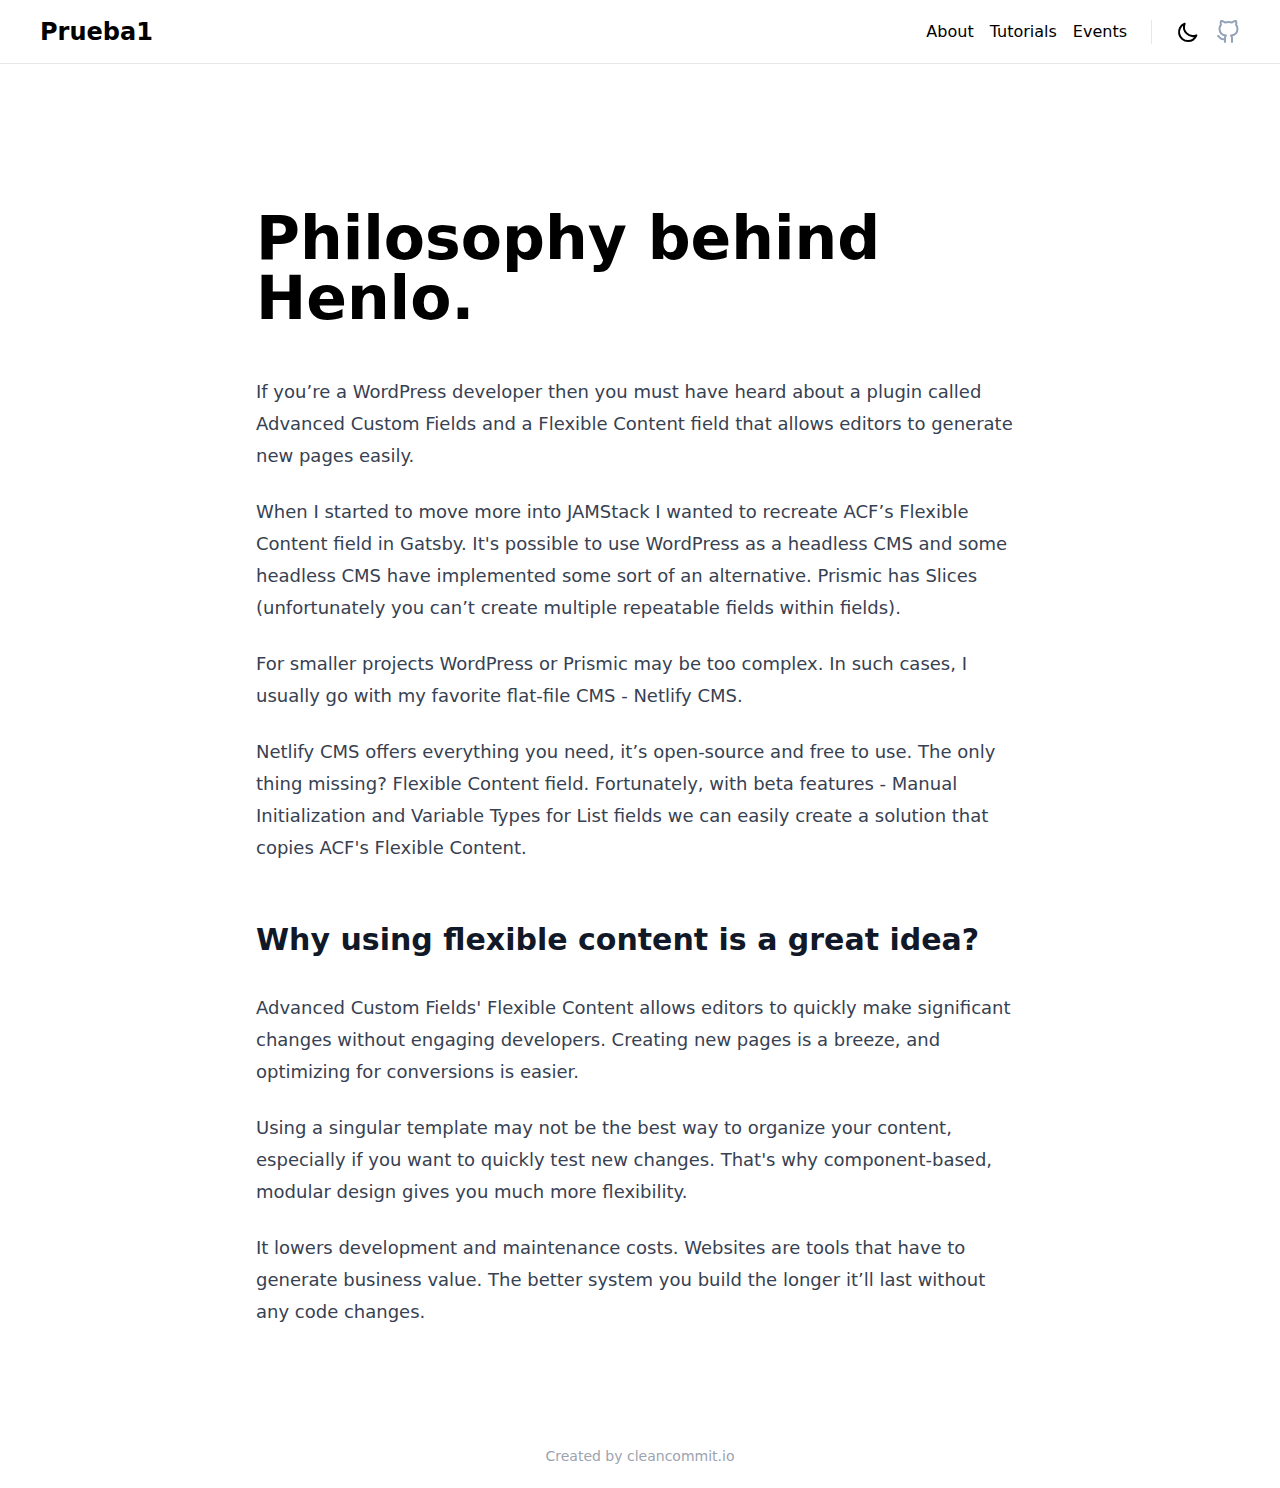
<file: blog/hello-world/index.html>
<!DOCTYPE html><html lang="en"><head><meta charSet="utf-8"/><meta http-equiv="x-ua-compatible" content="ie=edge"/><meta name="viewport" content="width=device-width, initial-scale=1, shrink-to-fit=no"/><meta name="generator" content="Gatsby 5.13.1"/><meta id="description" name="description" content="Think lightweight WordPress. Extensible, block based starter for Netlify CMS. Built with performance in mind, styled with TailwindCSS. " data-gatsby-head="true"/><meta id="ot" property="og:title" content="The most advanced starter for Gatsby &amp; Netlify CMS. | Henlo." data-gatsby-head="true"/><meta id="ou" property="og:url" content="undefined/blog/hello-world/" data-gatsby-head="true"/><meta id="oty" property="og:type" content="article" data-gatsby-head="true"/><meta id="oi" property="og:image" content="undefined/img/henlo-cover.png" data-gatsby-head="true"/><meta id="od" property="og:description" content="Think lightweight WordPress. Extensible, block based starter for Netlify CMS. Built with performance in mind, styled with TailwindCSS. " data-gatsby-head="true"/><meta id="tt" name="twitter:title" content="The most advanced starter for Gatsby &amp; Netlify CMS. | Henlo." data-gatsby-head="true"/><meta id="ti" name="twitter:image" content="undefined/img/henlo-cover.png" data-gatsby-head="true"/><meta id="td" name="twitter:description" content="Think lightweight WordPress. Extensible, block based starter for Netlify CMS. Built with performance in mind, styled with TailwindCSS. " data-gatsby-head="true"/><meta name="msapplication-TileColor" content="#000" data-gatsby-head="true"/><meta name="theme-color" content="#000" data-gatsby-head="true"/><meta name="twitter:card" content="summary_large_image" data-gatsby-head="true"/><meta name="msapplication-TileImage" content="/img/favicons/ms-icon-144x144.png" data-gatsby-head="true"/><style data-href="/styles.a2265ad88176d3cbb750.css" data-identity="gatsby-global-css">/*! tailwindcss v3.4.0 | MIT License | https://tailwindcss.com*/*,:after,:before{border:0 solid #e5e7eb;box-sizing:border-box}:after,:before{--tw-content:""}:host,html{-webkit-text-size-adjust:100%;font-feature-settings:normal;-webkit-tap-highlight-color:transparent;font-family:ui-sans-serif,system-ui,sans-serif,Apple Color Emoji,Segoe UI Emoji,Segoe UI Symbol,Noto Color Emoji;font-variation-settings:normal;line-height:1.5;-moz-tab-size:4;-o-tab-size:4;tab-size:4}body{line-height:inherit;margin:0}hr{border-top-width:1px;color:inherit;height:0}abbr:where([title]){-webkit-text-decoration:underline dotted;text-decoration:underline dotted}h1,h2,h3,h4,h5,h6{font-size:inherit;font-weight:inherit}a{color:inherit;text-decoration:inherit}b,strong{font-weight:bolder}code,kbd,pre,samp{font-feature-settings:normal;font-family:ui-monospace,SFMono-Regular,Menlo,Monaco,Consolas,Liberation Mono,Courier New,monospace;font-size:1em;font-variation-settings:normal}small{font-size:80%}sub,sup{font-size:75%;line-height:0;position:relative;vertical-align:baseline}sub{bottom:-.25em}sup{top:-.5em}table{border-collapse:collapse;border-color:inherit;text-indent:0}button,input,optgroup,select,textarea{font-feature-settings:inherit;color:inherit;font-family:inherit;font-size:100%;font-variation-settings:inherit;font-weight:inherit;line-height:inherit;margin:0;padding:0}button,select{text-transform:none}[type=button],[type=reset],[type=submit],button{-webkit-appearance:button;background-color:transparent;background-image:none}:-moz-focusring{outline:auto}:-moz-ui-invalid{box-shadow:none}progress{vertical-align:baseline}::-webkit-inner-spin-button,::-webkit-outer-spin-button{height:auto}[type=search]{-webkit-appearance:textfield;outline-offset:-2px}::-webkit-search-decoration{-webkit-appearance:none}::-webkit-file-upload-button{-webkit-appearance:button;font:inherit}summary{display:list-item}blockquote,dd,dl,fieldset,figure,h1,h2,h3,h4,h5,h6,hr,p,pre{margin:0}fieldset,legend{padding:0}menu,ol,ul{list-style:none;margin:0;padding:0}dialog{padding:0}textarea{resize:vertical}input::-moz-placeholder,textarea::-moz-placeholder{color:#9ca3af}input::placeholder,textarea::placeholder{color:#9ca3af}[role=button],button{cursor:pointer}:disabled{cursor:default}audio,canvas,embed,iframe,img,object,svg,video{display:block;vertical-align:middle}img,video{height:auto;max-width:100%}[hidden]{display:none}[multiple],[type=date],[type=datetime-local],[type=email],[type=month],[type=number],[type=password],[type=search],[type=tel],[type=text],[type=time],[type=url],[type=week],input:where(:not([type])),select,textarea{--tw-shadow:0 0 #0000;-webkit-appearance:none;-moz-appearance:none;appearance:none;background-color:#fff;border-color:#6b7280;border-radius:0;border-width:1px;font-size:1rem;line-height:1.5rem;padding:.5rem .75rem}[multiple]:focus,[type=date]:focus,[type=datetime-local]:focus,[type=email]:focus,[type=month]:focus,[type=number]:focus,[type=password]:focus,[type=search]:focus,[type=tel]:focus,[type=text]:focus,[type=time]:focus,[type=url]:focus,[type=week]:focus,input:where(:not([type])):focus,select:focus,textarea:focus{--tw-ring-inset:var(--tw-empty,/*!*/ /*!*/);--tw-ring-offset-width:0px;--tw-ring-offset-color:#fff;--tw-ring-color:#2563eb;--tw-ring-offset-shadow:var(--tw-ring-inset) 0 0 0 var(--tw-ring-offset-width) var(--tw-ring-offset-color);--tw-ring-shadow:var(--tw-ring-inset) 0 0 0 calc(1px + var(--tw-ring-offset-width)) var(--tw-ring-color);border-color:#2563eb;box-shadow:var(--tw-ring-offset-shadow),var(--tw-ring-shadow),var(--tw-shadow);outline:2px solid transparent;outline-offset:2px}input::-moz-placeholder,textarea::-moz-placeholder{color:#6b7280;opacity:1}input::placeholder,textarea::placeholder{color:#6b7280;opacity:1}::-webkit-datetime-edit-fields-wrapper{padding:0}::-webkit-date-and-time-value{min-height:1.5em;text-align:inherit}::-webkit-datetime-edit{display:inline-flex}::-webkit-datetime-edit,::-webkit-datetime-edit-day-field,::-webkit-datetime-edit-hour-field,::-webkit-datetime-edit-meridiem-field,::-webkit-datetime-edit-millisecond-field,::-webkit-datetime-edit-minute-field,::-webkit-datetime-edit-month-field,::-webkit-datetime-edit-second-field,::-webkit-datetime-edit-year-field{padding-bottom:0;padding-top:0}select{background-image:url("data:image/svg+xml;charset=utf-8,%3Csvg xmlns='http://www.w3.org/2000/svg' fill='none' viewBox='0 0 20 20'%3E%3Cpath stroke='%236b7280' stroke-linecap='round' stroke-linejoin='round' stroke-width='1.5' d='m6 8 4 4 4-4'/%3E%3C/svg%3E");background-position:right .5rem center;background-repeat:no-repeat;background-size:1.5em 1.5em;padding-right:2.5rem;-webkit-print-color-adjust:exact;print-color-adjust:exact}[multiple],[size]:where(select:not([size="1"])){background-image:none;background-position:0 0;background-repeat:unset;background-size:initial;padding-right:.75rem;-webkit-print-color-adjust:unset;print-color-adjust:unset}[type=checkbox],[type=radio]{--tw-shadow:0 0 #0000;-webkit-appearance:none;-moz-appearance:none;appearance:none;background-color:#fff;background-origin:border-box;border-color:#6b7280;border-width:1px;color:#2563eb;display:inline-block;flex-shrink:0;height:1rem;padding:0;-webkit-print-color-adjust:exact;print-color-adjust:exact;-webkit-user-select:none;-moz-user-select:none;user-select:none;vertical-align:middle;width:1rem}[type=checkbox]{border-radius:0}[type=radio]{border-radius:100%}[type=checkbox]:focus,[type=radio]:focus{--tw-ring-inset:var(--tw-empty,/*!*/ /*!*/);--tw-ring-offset-width:2px;--tw-ring-offset-color:#fff;--tw-ring-color:#2563eb;--tw-ring-offset-shadow:var(--tw-ring-inset) 0 0 0 var(--tw-ring-offset-width) var(--tw-ring-offset-color);--tw-ring-shadow:var(--tw-ring-inset) 0 0 0 calc(2px + var(--tw-ring-offset-width)) var(--tw-ring-color);box-shadow:var(--tw-ring-offset-shadow),var(--tw-ring-shadow),var(--tw-shadow);outline:2px solid transparent;outline-offset:2px}[type=checkbox]:checked,[type=radio]:checked{background-color:currentColor;background-position:50%;background-repeat:no-repeat;background-size:100% 100%;border-color:transparent}[type=checkbox]:checked{background-image:url("data:image/svg+xml;charset=utf-8,%3Csvg xmlns='http://www.w3.org/2000/svg' fill='%23fff' viewBox='0 0 16 16'%3E%3Cpath d='M12.207 4.793a1 1 0 0 1 0 1.414l-5 5a1 1 0 0 1-1.414 0l-2-2a1 1 0 0 1 1.414-1.414L6.5 9.086l4.293-4.293a1 1 0 0 1 1.414 0z'/%3E%3C/svg%3E")}@media (forced-colors:active){[type=checkbox]:checked{-webkit-appearance:auto;-moz-appearance:auto;appearance:auto}}[type=radio]:checked{background-image:url("data:image/svg+xml;charset=utf-8,%3Csvg xmlns='http://www.w3.org/2000/svg' fill='%23fff' viewBox='0 0 16 16'%3E%3Ccircle cx='8' cy='8' r='3'/%3E%3C/svg%3E")}@media (forced-colors:active){[type=radio]:checked{-webkit-appearance:auto;-moz-appearance:auto;appearance:auto}}[type=checkbox]:checked:focus,[type=checkbox]:checked:hover,[type=radio]:checked:focus,[type=radio]:checked:hover{background-color:currentColor;border-color:transparent}[type=checkbox]:indeterminate{background-color:currentColor;background-image:url("data:image/svg+xml;charset=utf-8,%3Csvg xmlns='http://www.w3.org/2000/svg' fill='none' viewBox='0 0 16 16'%3E%3Cpath stroke='%23fff' stroke-linecap='round' stroke-linejoin='round' stroke-width='2' d='M4 8h8'/%3E%3C/svg%3E");background-position:50%;background-repeat:no-repeat;background-size:100% 100%;border-color:transparent}@media (forced-colors:active){[type=checkbox]:indeterminate{-webkit-appearance:auto;-moz-appearance:auto;appearance:auto}}[type=checkbox]:indeterminate:focus,[type=checkbox]:indeterminate:hover{background-color:currentColor;border-color:transparent}[type=file]{background:unset;border-color:inherit;border-radius:0;border-width:0;font-size:unset;line-height:inherit;padding:0}[type=file]:focus{outline:1px solid ButtonText;outline:1px auto -webkit-focus-ring-color}*,:after,:before{--tw-border-spacing-x:0;--tw-border-spacing-y:0;--tw-translate-x:0;--tw-translate-y:0;--tw-rotate:0;--tw-skew-x:0;--tw-skew-y:0;--tw-scale-x:1;--tw-scale-y:1;--tw-pan-x: ;--tw-pan-y: ;--tw-pinch-zoom: ;--tw-scroll-snap-strictness:proximity;--tw-gradient-from-position: ;--tw-gradient-via-position: ;--tw-gradient-to-position: ;--tw-ordinal: ;--tw-slashed-zero: ;--tw-numeric-figure: ;--tw-numeric-spacing: ;--tw-numeric-fraction: ;--tw-ring-inset: ;--tw-ring-offset-width:0px;--tw-ring-offset-color:#fff;--tw-ring-color:rgba(59,130,246,.5);--tw-ring-offset-shadow:0 0 #0000;--tw-ring-shadow:0 0 #0000;--tw-shadow:0 0 #0000;--tw-shadow-colored:0 0 #0000;--tw-blur: ;--tw-brightness: ;--tw-contrast: ;--tw-grayscale: ;--tw-hue-rotate: ;--tw-invert: ;--tw-saturate: ;--tw-sepia: ;--tw-drop-shadow: ;--tw-backdrop-blur: ;--tw-backdrop-brightness: ;--tw-backdrop-contrast: ;--tw-backdrop-grayscale: ;--tw-backdrop-hue-rotate: ;--tw-backdrop-invert: ;--tw-backdrop-opacity: ;--tw-backdrop-saturate: ;--tw-backdrop-sepia: }::backdrop{--tw-border-spacing-x:0;--tw-border-spacing-y:0;--tw-translate-x:0;--tw-translate-y:0;--tw-rotate:0;--tw-skew-x:0;--tw-skew-y:0;--tw-scale-x:1;--tw-scale-y:1;--tw-pan-x: ;--tw-pan-y: ;--tw-pinch-zoom: ;--tw-scroll-snap-strictness:proximity;--tw-gradient-from-position: ;--tw-gradient-via-position: ;--tw-gradient-to-position: ;--tw-ordinal: ;--tw-slashed-zero: ;--tw-numeric-figure: ;--tw-numeric-spacing: ;--tw-numeric-fraction: ;--tw-ring-inset: ;--tw-ring-offset-width:0px;--tw-ring-offset-color:#fff;--tw-ring-color:rgba(59,130,246,.5);--tw-ring-offset-shadow:0 0 #0000;--tw-ring-shadow:0 0 #0000;--tw-shadow:0 0 #0000;--tw-shadow-colored:0 0 #0000;--tw-blur: ;--tw-brightness: ;--tw-contrast: ;--tw-grayscale: ;--tw-hue-rotate: ;--tw-invert: ;--tw-saturate: ;--tw-sepia: ;--tw-drop-shadow: ;--tw-backdrop-blur: ;--tw-backdrop-brightness: ;--tw-backdrop-contrast: ;--tw-backdrop-grayscale: ;--tw-backdrop-hue-rotate: ;--tw-backdrop-invert: ;--tw-backdrop-opacity: ;--tw-backdrop-saturate: ;--tw-backdrop-sepia: }.container{width:100%}@media (min-width:640px){.container{max-width:640px}}@media (min-width:768px){.container{max-width:768px}}@media (min-width:1024px){.container{max-width:1024px}}@media (min-width:1280px){.container{max-width:1280px}}@media (min-width:1536px){.container{max-width:1536px}}.prose{color:var(--tw-prose-body);max-width:65ch}.prose :where(p):not(:where([class~=not-prose],[class~=not-prose] *)){margin-bottom:1.25em;margin-top:1.25em}.prose :where([class~=lead]):not(:where([class~=not-prose],[class~=not-prose] *)){color:var(--tw-prose-lead);font-size:1.25em;line-height:1.6;margin-bottom:1.2em;margin-top:1.2em}.prose :where(a):not(:where([class~=not-prose],[class~=not-prose] *)){color:var(--tw-prose-links);font-weight:500;text-decoration:underline}.prose :where(strong):not(:where([class~=not-prose],[class~=not-prose] *)){color:var(--tw-prose-bold);font-weight:600}.prose :where(a strong):not(:where([class~=not-prose],[class~=not-prose] *)){color:inherit}.prose :where(blockquote strong):not(:where([class~=not-prose],[class~=not-prose] *)){color:inherit}.prose :where(thead th strong):not(:where([class~=not-prose],[class~=not-prose] *)){color:inherit}.prose :where(ol):not(:where([class~=not-prose],[class~=not-prose] *)){list-style-type:decimal;margin-bottom:1.25em;margin-top:1.25em;padding-left:1.625em}.prose :where(ol[type=A]):not(:where([class~=not-prose],[class~=not-prose] *)){list-style-type:upper-alpha}.prose :where(ol[type=a]):not(:where([class~=not-prose],[class~=not-prose] *)){list-style-type:lower-alpha}.prose :where(ol[type=A s]):not(:where([class~=not-prose],[class~=not-prose] *)){list-style-type:upper-alpha}.prose :where(ol[type=a s]):not(:where([class~=not-prose],[class~=not-prose] *)){list-style-type:lower-alpha}.prose :where(ol[type=I]):not(:where([class~=not-prose],[class~=not-prose] *)){list-style-type:upper-roman}.prose :where(ol[type=i]):not(:where([class~=not-prose],[class~=not-prose] *)){list-style-type:lower-roman}.prose :where(ol[type=I s]):not(:where([class~=not-prose],[class~=not-prose] *)){list-style-type:upper-roman}.prose :where(ol[type=i s]):not(:where([class~=not-prose],[class~=not-prose] *)){list-style-type:lower-roman}.prose :where(ol[type="1"]):not(:where([class~=not-prose],[class~=not-prose] *)){list-style-type:decimal}.prose :where(ul):not(:where([class~=not-prose],[class~=not-prose] *)){list-style-type:disc;margin-bottom:1.25em;margin-top:1.25em;padding-left:1.625em}.prose :where(ol>li):not(:where([class~=not-prose],[class~=not-prose] *))::marker{color:var(--tw-prose-counters);font-weight:400}.prose :where(ul>li):not(:where([class~=not-prose],[class~=not-prose] *))::marker{color:var(--tw-prose-bullets)}.prose :where(dt):not(:where([class~=not-prose],[class~=not-prose] *)){color:var(--tw-prose-headings);font-weight:600;margin-top:1.25em}.prose :where(hr):not(:where([class~=not-prose],[class~=not-prose] *)){border-color:var(--tw-prose-hr);border-top-width:1px;margin-bottom:3em;margin-top:3em}.prose :where(blockquote):not(:where([class~=not-prose],[class~=not-prose] *)){border-left-color:var(--tw-prose-quote-borders);border-left-width:.25rem;color:var(--tw-prose-quotes);font-style:italic;font-weight:500;margin-bottom:1.6em;margin-top:1.6em;padding-left:1em;quotes:"\201C""\201D""\2018""\2019"}.prose :where(blockquote p:first-of-type):not(:where([class~=not-prose],[class~=not-prose] *)):before{content:open-quote}.prose :where(blockquote p:last-of-type):not(:where([class~=not-prose],[class~=not-prose] *)):after{content:close-quote}.prose :where(h1):not(:where([class~=not-prose],[class~=not-prose] *)){color:var(--tw-prose-headings);font-size:2.25em;font-weight:800;line-height:1.1111111;margin-bottom:.8888889em;margin-top:0}.prose :where(h1 strong):not(:where([class~=not-prose],[class~=not-prose] *)){color:inherit;font-weight:900}.prose :where(h2):not(:where([class~=not-prose],[class~=not-prose] *)){color:var(--tw-prose-headings);font-size:1.5em;font-weight:700;line-height:1.3333333;margin-bottom:1em;margin-top:2em}.prose :where(h2 strong):not(:where([class~=not-prose],[class~=not-prose] *)){color:inherit;font-weight:800}.prose :where(h3):not(:where([class~=not-prose],[class~=not-prose] *)){color:var(--tw-prose-headings);font-size:1.25em;font-weight:600;line-height:1.6;margin-bottom:.6em;margin-top:1.6em}.prose :where(h3 strong):not(:where([class~=not-prose],[class~=not-prose] *)){color:inherit;font-weight:700}.prose :where(h4):not(:where([class~=not-prose],[class~=not-prose] *)){color:var(--tw-prose-headings);font-weight:600;line-height:1.5;margin-bottom:.5em;margin-top:1.5em}.prose :where(h4 strong):not(:where([class~=not-prose],[class~=not-prose] *)){color:inherit;font-weight:700}.prose :where(img):not(:where([class~=not-prose],[class~=not-prose] *)){margin-bottom:2em;margin-top:2em}.prose :where(picture):not(:where([class~=not-prose],[class~=not-prose] *)){display:block;margin-bottom:2em;margin-top:2em}.prose :where(kbd):not(:where([class~=not-prose],[class~=not-prose] *)){border-radius:.3125rem;box-shadow:0 0 0 1px rgb(var(--tw-prose-kbd-shadows)/10%),0 3px 0 rgb(var(--tw-prose-kbd-shadows)/10%);color:var(--tw-prose-kbd);font-family:inherit;font-size:.875em;font-weight:500;padding:.1875em .375em}.prose :where(code):not(:where([class~=not-prose],[class~=not-prose] *)){color:var(--tw-prose-code);font-size:.875em;font-weight:600}.prose :where(code):not(:where([class~=not-prose],[class~=not-prose] *)):before{content:"`"}.prose :where(code):not(:where([class~=not-prose],[class~=not-prose] *)):after{content:"`"}.prose :where(a code):not(:where([class~=not-prose],[class~=not-prose] *)){color:inherit}.prose :where(h1 code):not(:where([class~=not-prose],[class~=not-prose] *)){color:inherit}.prose :where(h2 code):not(:where([class~=not-prose],[class~=not-prose] *)){color:inherit;font-size:.875em}.prose :where(h3 code):not(:where([class~=not-prose],[class~=not-prose] *)){color:inherit;font-size:.9em}.prose :where(h4 code):not(:where([class~=not-prose],[class~=not-prose] *)){color:inherit}.prose :where(blockquote code):not(:where([class~=not-prose],[class~=not-prose] *)){color:inherit}.prose :where(thead th code):not(:where([class~=not-prose],[class~=not-prose] *)){color:inherit}.prose :where(pre):not(:where([class~=not-prose],[class~=not-prose] *)){background-color:var(--tw-prose-pre-bg);border-radius:.375rem;color:var(--tw-prose-pre-code);font-size:.875em;font-weight:400;line-height:1.7142857;margin-bottom:1.7142857em;margin-top:1.7142857em;overflow-x:auto;padding:.8571429em 1.1428571em}.prose :where(pre code):not(:where([class~=not-prose],[class~=not-prose] *)){background-color:transparent;border-radius:0;border-width:0;color:inherit;font-family:inherit;font-size:inherit;font-weight:inherit;line-height:inherit;padding:0}.prose :where(pre code):not(:where([class~=not-prose],[class~=not-prose] *)):before{content:none}.prose :where(pre code):not(:where([class~=not-prose],[class~=not-prose] *)):after{content:none}.prose :where(table):not(:where([class~=not-prose],[class~=not-prose] *)){font-size:.875em;line-height:1.7142857;margin-bottom:2em;margin-top:2em;table-layout:auto;text-align:left;width:100%}.prose :where(thead):not(:where([class~=not-prose],[class~=not-prose] *)){border-bottom-color:var(--tw-prose-th-borders);border-bottom-width:1px}.prose :where(thead th):not(:where([class~=not-prose],[class~=not-prose] *)){color:var(--tw-prose-headings);font-weight:600;padding-bottom:.5714286em;padding-left:.5714286em;padding-right:.5714286em;vertical-align:bottom}.prose :where(tbody tr):not(:where([class~=not-prose],[class~=not-prose] *)){border-bottom-color:var(--tw-prose-td-borders);border-bottom-width:1px}.prose :where(tbody tr:last-child):not(:where([class~=not-prose],[class~=not-prose] *)){border-bottom-width:0}.prose :where(tbody td):not(:where([class~=not-prose],[class~=not-prose] *)){vertical-align:baseline}.prose :where(tfoot):not(:where([class~=not-prose],[class~=not-prose] *)){border-top-color:var(--tw-prose-th-borders);border-top-width:1px}.prose :where(tfoot td):not(:where([class~=not-prose],[class~=not-prose] *)){vertical-align:top}.prose :where(figure>*):not(:where([class~=not-prose],[class~=not-prose] *)){margin-bottom:0;margin-top:0}.prose :where(figcaption):not(:where([class~=not-prose],[class~=not-prose] *)){color:var(--tw-prose-captions);font-size:.875em;line-height:1.4285714;margin-top:.8571429em}.prose{--tw-prose-body:#374151;--tw-prose-headings:#111827;--tw-prose-lead:#4b5563;--tw-prose-links:#111827;--tw-prose-bold:#111827;--tw-prose-counters:#6b7280;--tw-prose-bullets:#d1d5db;--tw-prose-hr:#e5e7eb;--tw-prose-quotes:#111827;--tw-prose-quote-borders:#e5e7eb;--tw-prose-captions:#6b7280;--tw-prose-kbd:#111827;--tw-prose-kbd-shadows:17 24 39;--tw-prose-code:#111827;--tw-prose-pre-code:#e5e7eb;--tw-prose-pre-bg:#1f2937;--tw-prose-th-borders:#d1d5db;--tw-prose-td-borders:#e5e7eb;--tw-prose-invert-body:#d1d5db;--tw-prose-invert-headings:#fff;--tw-prose-invert-lead:#9ca3af;--tw-prose-invert-links:#fff;--tw-prose-invert-bold:#fff;--tw-prose-invert-counters:#9ca3af;--tw-prose-invert-bullets:#4b5563;--tw-prose-invert-hr:#374151;--tw-prose-invert-quotes:#f3f4f6;--tw-prose-invert-quote-borders:#374151;--tw-prose-invert-captions:#9ca3af;--tw-prose-invert-kbd:#fff;--tw-prose-invert-kbd-shadows:255 255 255;--tw-prose-invert-code:#fff;--tw-prose-invert-pre-code:#d1d5db;--tw-prose-invert-pre-bg:rgba(0,0,0,.5);--tw-prose-invert-th-borders:#4b5563;--tw-prose-invert-td-borders:#374151;font-size:1rem;line-height:1.75}.prose :where(picture>img):not(:where([class~=not-prose],[class~=not-prose] *)){margin-bottom:0;margin-top:0}.prose :where(video):not(:where([class~=not-prose],[class~=not-prose] *)){margin-bottom:2em;margin-top:2em}.prose :where(li):not(:where([class~=not-prose],[class~=not-prose] *)){margin-bottom:.5em;margin-top:.5em}.prose :where(ol>li):not(:where([class~=not-prose],[class~=not-prose] *)){padding-left:.375em}.prose :where(ul>li):not(:where([class~=not-prose],[class~=not-prose] *)){padding-left:.375em}.prose :where(.prose>ul>li p):not(:where([class~=not-prose],[class~=not-prose] *)){margin-bottom:.75em;margin-top:.75em}.prose :where(.prose>ul>li>:first-child):not(:where([class~=not-prose],[class~=not-prose] *)){margin-top:1.25em}.prose :where(.prose>ul>li>:last-child):not(:where([class~=not-prose],[class~=not-prose] *)){margin-bottom:1.25em}.prose :where(.prose>ol>li>:first-child):not(:where([class~=not-prose],[class~=not-prose] *)){margin-top:1.25em}.prose :where(.prose>ol>li>:last-child):not(:where([class~=not-prose],[class~=not-prose] *)){margin-bottom:1.25em}.prose :where(ul ul,ul ol,ol ul,ol ol):not(:where([class~=not-prose],[class~=not-prose] *)){margin-bottom:.75em;margin-top:.75em}.prose :where(dl):not(:where([class~=not-prose],[class~=not-prose] *)){margin-bottom:1.25em;margin-top:1.25em}.prose :where(dd):not(:where([class~=not-prose],[class~=not-prose] *)){margin-top:.5em;padding-left:1.625em}.prose :where(hr+*):not(:where([class~=not-prose],[class~=not-prose] *)){margin-top:0}.prose :where(h2+*):not(:where([class~=not-prose],[class~=not-prose] *)){margin-top:0}.prose :where(h3+*):not(:where([class~=not-prose],[class~=not-prose] *)){margin-top:0}.prose :where(h4+*):not(:where([class~=not-prose],[class~=not-prose] *)){margin-top:0}.prose :where(thead th:first-child):not(:where([class~=not-prose],[class~=not-prose] *)){padding-left:0}.prose :where(thead th:last-child):not(:where([class~=not-prose],[class~=not-prose] *)){padding-right:0}.prose :where(tbody td,tfoot td):not(:where([class~=not-prose],[class~=not-prose] *)){padding:.5714286em}.prose :where(tbody td:first-child,tfoot td:first-child):not(:where([class~=not-prose],[class~=not-prose] *)){padding-left:0}.prose :where(tbody td:last-child,tfoot td:last-child):not(:where([class~=not-prose],[class~=not-prose] *)){padding-right:0}.prose :where(figure):not(:where([class~=not-prose],[class~=not-prose] *)){margin-bottom:2em;margin-top:2em}.prose :where(.prose>:first-child):not(:where([class~=not-prose],[class~=not-prose] *)){margin-top:0}.prose :where(.prose>:last-child):not(:where([class~=not-prose],[class~=not-prose] *)){margin-bottom:0}.prose-lg{font-size:1.125rem;line-height:1.7777778}.prose-lg :where(p):not(:where([class~=not-prose],[class~=not-prose] *)){margin-bottom:1.3333333em;margin-top:1.3333333em}.prose-lg :where([class~=lead]):not(:where([class~=not-prose],[class~=not-prose] *)){font-size:1.2222222em;line-height:1.4545455;margin-bottom:1.0909091em;margin-top:1.0909091em}.prose-lg :where(blockquote):not(:where([class~=not-prose],[class~=not-prose] *)){margin-bottom:1.6666667em;margin-top:1.6666667em;padding-left:1em}.prose-lg :where(h1):not(:where([class~=not-prose],[class~=not-prose] *)){font-size:2.6666667em;line-height:1;margin-bottom:.8333333em;margin-top:0}.prose-lg :where(h2):not(:where([class~=not-prose],[class~=not-prose] *)){font-size:1.6666667em;line-height:1.3333333;margin-bottom:1.0666667em;margin-top:1.8666667em}.prose-lg :where(h3):not(:where([class~=not-prose],[class~=not-prose] *)){font-size:1.3333333em;line-height:1.5;margin-bottom:.6666667em;margin-top:1.6666667em}.prose-lg :where(h4):not(:where([class~=not-prose],[class~=not-prose] *)){line-height:1.5555556;margin-bottom:.4444444em;margin-top:1.7777778em}.prose-lg :where(img):not(:where([class~=not-prose],[class~=not-prose] *)){margin-bottom:1.7777778em;margin-top:1.7777778em}.prose-lg :where(picture):not(:where([class~=not-prose],[class~=not-prose] *)){margin-bottom:1.7777778em;margin-top:1.7777778em}.prose-lg :where(picture>img):not(:where([class~=not-prose],[class~=not-prose] *)){margin-bottom:0;margin-top:0}.prose-lg :where(video):not(:where([class~=not-prose],[class~=not-prose] *)){margin-bottom:1.7777778em;margin-top:1.7777778em}.prose-lg :where(kbd):not(:where([class~=not-prose],[class~=not-prose] *)){border-radius:.3125rem;font-size:.8888889em;padding:.2222222em .4444444em}.prose-lg :where(code):not(:where([class~=not-prose],[class~=not-prose] *)){font-size:.8888889em}.prose-lg :where(h2 code):not(:where([class~=not-prose],[class~=not-prose] *)){font-size:.8666667em}.prose-lg :where(h3 code):not(:where([class~=not-prose],[class~=not-prose] *)){font-size:.875em}.prose-lg :where(pre):not(:where([class~=not-prose],[class~=not-prose] *)){border-radius:.375rem;font-size:.8888889em;line-height:1.75;margin-bottom:2em;margin-top:2em;padding:1em 1.5em}.prose-lg :where(ol):not(:where([class~=not-prose],[class~=not-prose] *)){margin-bottom:1.3333333em;margin-top:1.3333333em;padding-left:1.5555556em}.prose-lg :where(ul):not(:where([class~=not-prose],[class~=not-prose] *)){margin-bottom:1.3333333em;margin-top:1.3333333em;padding-left:1.5555556em}.prose-lg :where(li):not(:where([class~=not-prose],[class~=not-prose] *)){margin-bottom:.6666667em;margin-top:.6666667em}.prose-lg :where(ol>li):not(:where([class~=not-prose],[class~=not-prose] *)){padding-left:.4444444em}.prose-lg :where(ul>li):not(:where([class~=not-prose],[class~=not-prose] *)){padding-left:.4444444em}.prose-lg :where(.prose-lg>ul>li p):not(:where([class~=not-prose],[class~=not-prose] *)){margin-bottom:.8888889em;margin-top:.8888889em}.prose-lg :where(.prose-lg>ul>li>:first-child):not(:where([class~=not-prose],[class~=not-prose] *)){margin-top:1.3333333em}.prose-lg :where(.prose-lg>ul>li>:last-child):not(:where([class~=not-prose],[class~=not-prose] *)){margin-bottom:1.3333333em}.prose-lg :where(.prose-lg>ol>li>:first-child):not(:where([class~=not-prose],[class~=not-prose] *)){margin-top:1.3333333em}.prose-lg :where(.prose-lg>ol>li>:last-child):not(:where([class~=not-prose],[class~=not-prose] *)){margin-bottom:1.3333333em}.prose-lg :where(ul ul,ul ol,ol ul,ol ol):not(:where([class~=not-prose],[class~=not-prose] *)){margin-bottom:.8888889em;margin-top:.8888889em}.prose-lg :where(dl):not(:where([class~=not-prose],[class~=not-prose] *)){margin-bottom:1.3333333em;margin-top:1.3333333em}.prose-lg :where(dt):not(:where([class~=not-prose],[class~=not-prose] *)){margin-top:1.3333333em}.prose-lg :where(dd):not(:where([class~=not-prose],[class~=not-prose] *)){margin-top:.6666667em;padding-left:1.5555556em}.prose-lg :where(hr):not(:where([class~=not-prose],[class~=not-prose] *)){margin-bottom:3.1111111em;margin-top:3.1111111em}.prose-lg :where(hr+*):not(:where([class~=not-prose],[class~=not-prose] *)){margin-top:0}.prose-lg :where(h2+*):not(:where([class~=not-prose],[class~=not-prose] *)){margin-top:0}.prose-lg :where(h3+*):not(:where([class~=not-prose],[class~=not-prose] *)){margin-top:0}.prose-lg :where(h4+*):not(:where([class~=not-prose],[class~=not-prose] *)){margin-top:0}.prose-lg :where(table):not(:where([class~=not-prose],[class~=not-prose] *)){font-size:.8888889em;line-height:1.5}.prose-lg :where(thead th):not(:where([class~=not-prose],[class~=not-prose] *)){padding-bottom:.75em;padding-left:.75em;padding-right:.75em}.prose-lg :where(thead th:first-child):not(:where([class~=not-prose],[class~=not-prose] *)){padding-left:0}.prose-lg :where(thead th:last-child):not(:where([class~=not-prose],[class~=not-prose] *)){padding-right:0}.prose-lg :where(tbody td,tfoot td):not(:where([class~=not-prose],[class~=not-prose] *)){padding:.75em}.prose-lg :where(tbody td:first-child,tfoot td:first-child):not(:where([class~=not-prose],[class~=not-prose] *)){padding-left:0}.prose-lg :where(tbody td:last-child,tfoot td:last-child):not(:where([class~=not-prose],[class~=not-prose] *)){padding-right:0}.prose-lg :where(figure):not(:where([class~=not-prose],[class~=not-prose] *)){margin-bottom:1.7777778em;margin-top:1.7777778em}.prose-lg :where(figure>*):not(:where([class~=not-prose],[class~=not-prose] *)){margin-bottom:0;margin-top:0}.prose-lg :where(figcaption):not(:where([class~=not-prose],[class~=not-prose] *)){font-size:.8888889em;line-height:1.5;margin-top:1em}.prose-lg :where(.prose-lg>:first-child):not(:where([class~=not-prose],[class~=not-prose] *)){margin-top:0}.prose-lg :where(.prose-lg>:last-child):not(:where([class~=not-prose],[class~=not-prose] *)){margin-bottom:0}.sr-only{clip:rect(0,0,0,0);border-width:0;height:1px;margin:-1px;overflow:hidden;padding:0;position:absolute;white-space:nowrap;width:1px}.bottom-0{bottom:0}.m-auto{margin:auto}.mx-auto{margin-left:auto;margin-right:auto}.my-12{margin-top:3rem}.mb-12,.my-12{margin-bottom:3rem}.mb-2{margin-bottom:.5rem}.mb-3{margin-bottom:.75rem}.mb-4{margin-bottom:1rem}.ml-4{margin-left:1rem}.ml-6{margin-left:1.5rem}.mt-2{margin-top:.5rem}.mt-4{margin-top:1rem}.mt-6{margin-top:1.5rem}.mt-8{margin-top:2rem}.mt-auto{margin-top:auto}.block{display:block}.inline-block{display:inline-block}.flex{display:flex}.grid{display:grid}.hidden{display:none}.h-16{height:4rem}.h-6{height:1.5rem}.h-screen{height:100vh}.min-h-screen{min-height:100vh}.w-6{width:1.5rem}.w-72{width:18rem}.w-full{width:100%}.max-w-2xl{max-width:42rem}.max-w-3xl{max-width:48rem}.max-w-5xl{max-width:64rem}.max-w-6xl{max-width:72rem}.max-w-7xl{max-width:80rem}.max-w-md{max-width:28rem}.cursor-pointer{cursor:pointer}.grid-cols-2{grid-template-columns:repeat(2,minmax(0,1fr))}.flex-row{flex-direction:row}.flex-row-reverse{flex-direction:row-reverse}.flex-col{flex-direction:column}.flex-wrap{flex-wrap:wrap}.items-center{align-items:center}.justify-center{justify-content:center}.justify-between{justify-content:space-between}.gap-2{gap:.5rem}.gap-20{gap:5rem}.gap-4{gap:1rem}.gap-6{gap:1.5rem}.gap-x-4{-moz-column-gap:1rem;column-gap:1rem}.gap-y-6{row-gap:1.5rem}.border{border-width:1px}.border-b{border-bottom-width:1px}.border-l{border-left-width:1px}.border-slate-200{--tw-border-opacity:1;border-color:rgb(226 232 240/var(--tw-border-opacity))}.bg-black{--tw-bg-opacity:1;background-color:rgb(0 0 0/var(--tw-bg-opacity))}.bg-white{--tw-bg-opacity:1;background-color:rgb(255 255 255/var(--tw-bg-opacity))}.bg-zinc-100{--tw-bg-opacity:1;background-color:rgb(244 244 245/var(--tw-bg-opacity))}.px-4{padding-left:1rem;padding-right:1rem}.px-5{padding-left:1.25rem;padding-right:1.25rem}.px-6{padding-left:1.5rem;padding-right:1.5rem}.py-10{padding-bottom:2.5rem;padding-top:2.5rem}.py-12{padding-bottom:3rem;padding-top:3rem}.py-2{padding-bottom:.5rem;padding-top:.5rem}.py-20{padding-bottom:5rem;padding-top:5rem}.py-24{padding-bottom:6rem;padding-top:6rem}.py-3{padding-bottom:.75rem;padding-top:.75rem}.py-44{padding-bottom:11rem;padding-top:11rem}.py-5{padding-bottom:1.25rem;padding-top:1.25rem}.pl-6{padding-left:1.5rem}.text-center{text-align:center}.text-2xl{font-size:1.5rem;line-height:2rem}.text-3xl{font-size:1.875rem;line-height:2.25rem}.text-4xl{font-size:2.25rem;line-height:2.5rem}.text-5xl{font-size:3rem;line-height:1}.text-6xl{font-size:3.75rem;line-height:1}.text-9xl{font-size:8rem;line-height:1}.text-lg{font-size:1.125rem;line-height:1.75rem}.text-sm{font-size:.875rem;line-height:1.25rem}.text-xl{font-size:1.25rem;line-height:1.75rem}.font-bold{font-weight:700}.font-semibold{font-weight:600}.uppercase{text-transform:uppercase}.lowercase{text-transform:lowercase}.tracking-tight{letter-spacing:-.025em}.tracking-wider{letter-spacing:.05em}.text-black{--tw-text-opacity:1;color:rgb(0 0 0/var(--tw-text-opacity))}.text-gray-400{--tw-text-opacity:1;color:rgb(156 163 175/var(--tw-text-opacity))}.text-slate-400{--tw-text-opacity:1;color:rgb(148 163 184/var(--tw-text-opacity))}.text-white{--tw-text-opacity:1;color:rgb(255 255 255/var(--tw-text-opacity))}.filter{filter:var(--tw-blur) var(--tw-brightness) var(--tw-contrast) var(--tw-grayscale) var(--tw-hue-rotate) var(--tw-invert) var(--tw-saturate) var(--tw-sepia) var(--tw-drop-shadow)}.transition-colors{transition-duration:.15s;transition-property:color,background-color,border-color,text-decoration-color,fill,stroke;transition-timing-function:cubic-bezier(.4,0,.2,1)}:is(:where(.dark) .dark\:prose-invert){--tw-prose-body:var(--tw-prose-invert-body);--tw-prose-headings:var(--tw-prose-invert-headings);--tw-prose-lead:var(--tw-prose-invert-lead);--tw-prose-links:var(--tw-prose-invert-links);--tw-prose-bold:var(--tw-prose-invert-bold);--tw-prose-counters:var(--tw-prose-invert-counters);--tw-prose-bullets:var(--tw-prose-invert-bullets);--tw-prose-hr:var(--tw-prose-invert-hr);--tw-prose-quotes:var(--tw-prose-invert-quotes);--tw-prose-quote-borders:var(--tw-prose-invert-quote-borders);--tw-prose-captions:var(--tw-prose-invert-captions);--tw-prose-kbd:var(--tw-prose-invert-kbd);--tw-prose-kbd-shadows:var(--tw-prose-invert-kbd-shadows);--tw-prose-code:var(--tw-prose-invert-code);--tw-prose-pre-code:var(--tw-prose-invert-pre-code);--tw-prose-pre-bg:var(--tw-prose-invert-pre-bg);--tw-prose-th-borders:var(--tw-prose-invert-th-borders);--tw-prose-td-borders:var(--tw-prose-invert-td-borders)}.hover\:bg-transparent:hover{background-color:transparent}.hover\:text-gray-500:hover{--tw-text-opacity:1;color:rgb(107 114 128/var(--tw-text-opacity))}.hover\:text-slate-500:hover{--tw-text-opacity:1;color:rgb(100 116 139/var(--tw-text-opacity))}.hover\:text-white:hover{--tw-text-opacity:1;color:rgb(255 255 255/var(--tw-text-opacity))}@media (min-width:640px){.sm\:px-10{padding-left:2.5rem;padding-right:2.5rem}.sm\:text-left{text-align:left}}@media (min-width:768px){.md\:mb-8{margin-bottom:2rem}.md\:ml-0{margin-left:0}.md\:mr-0{margin-right:0}.md\:grid-cols-3{grid-template-columns:repeat(3,minmax(0,1fr))}.md\:flex-row{flex-direction:row}.md\:flex-row-reverse{flex-direction:row-reverse}.md\:gap-10{gap:2.5rem}.md\:gap-6{gap:1.5rem}.md\:text-3xl{font-size:1.875rem;line-height:2.25rem}.md\:text-4xl{font-size:2.25rem;line-height:2.5rem}.md\:text-5xl{font-size:3rem;line-height:1}.md\:text-6xl{font-size:3.75rem;line-height:1}.md\:text-xl{font-size:1.25rem;line-height:1.75rem}}@media (min-width:1024px){.lg\:mx-auto{margin-left:auto;margin-right:auto}.lg\:mb-10{margin-bottom:2.5rem}.lg\:ml-0{margin-left:0}.lg\:ml-auto{margin-left:auto}.lg\:mr-0{margin-right:0}.lg\:mr-auto{margin-right:auto}.lg\:w-1\/2{width:50%}.lg\:w-80{width:20rem}.lg\:grid-cols-3{grid-template-columns:repeat(3,minmax(0,1fr))}.lg\:gap-10{gap:2.5rem}.lg\:py-16{padding-bottom:4rem;padding-top:4rem}.lg\:py-20{padding-bottom:5rem;padding-top:5rem}.lg\:py-24{padding-bottom:6rem;padding-top:6rem}.lg\:py-32{padding-bottom:8rem;padding-top:8rem}.lg\:py-44{padding-bottom:11rem;padding-top:11rem}.lg\:text-7xl{font-size:4.5rem;line-height:1}.lg\:text-lg{font-size:1.125rem;line-height:1.75rem}.lg\:leading-relaxed{line-height:1.625}}@media (min-width:1280px){.xl\:grid-cols-4{grid-template-columns:repeat(4,minmax(0,1fr))}}:is(:where(.dark) .dark\:block){display:block}:is(:where(.dark) .dark\:hidden){display:none}:is(:where(.dark) .dark\:border-white){--tw-border-opacity:1;border-color:rgb(255 255 255/var(--tw-border-opacity))}:is(:where(.dark) .dark\:border-zinc-800){--tw-border-opacity:1;border-color:rgb(39 39 42/var(--tw-border-opacity))}:is(:where(.dark) .dark\:bg-\[\#0d0d10\]){--tw-bg-opacity:1;background-color:rgb(13 13 16/var(--tw-bg-opacity))}:is(:where(.dark) .dark\:bg-black){--tw-bg-opacity:1;background-color:rgb(0 0 0/var(--tw-bg-opacity))}:is(:where(.dark) .dark\:bg-white){--tw-bg-opacity:1;background-color:rgb(255 255 255/var(--tw-bg-opacity))}:is(:where(.dark) .dark\:text-black){--tw-text-opacity:1;color:rgb(0 0 0/var(--tw-text-opacity))}:is(:where(.dark) .dark\:text-white){--tw-text-opacity:1;color:rgb(255 255 255/var(--tw-text-opacity))}:is(:where(.dark) .dark\:hover\:bg-transparent:hover){background-color:transparent}:is(:where(.dark) .dark\:hover\:bg-white:hover){--tw-bg-opacity:1;background-color:rgb(255 255 255/var(--tw-bg-opacity))}:is(:where(.dark) .dark\:hover\:text-black:hover){--tw-text-opacity:1;color:rgb(0 0 0/var(--tw-text-opacity))}:is(:where(.dark) .dark\:hover\:text-slate-300:hover){--tw-text-opacity:1;color:rgb(203 213 225/var(--tw-text-opacity))}:is(:where(.dark) .dark\:hover\:text-white:hover){--tw-text-opacity:1;color:rgb(255 255 255/var(--tw-text-opacity))}</style><style>.gatsby-image-wrapper{position:relative;overflow:hidden}.gatsby-image-wrapper picture.object-fit-polyfill{position:static!important}.gatsby-image-wrapper img{bottom:0;height:100%;left:0;margin:0;max-width:none;padding:0;position:absolute;right:0;top:0;width:100%;object-fit:cover}.gatsby-image-wrapper [data-main-image]{opacity:0;transform:translateZ(0);transition:opacity .25s linear;will-change:opacity}.gatsby-image-wrapper-constrained{display:inline-block;vertical-align:top}</style><noscript><style>.gatsby-image-wrapper noscript [data-main-image]{opacity:1!important}.gatsby-image-wrapper [data-placeholder-image]{opacity:0!important}</style></noscript><script type="module">const e="undefined"!=typeof HTMLImageElement&&"loading"in HTMLImageElement.prototype;e&&document.body.addEventListener("load",(function(e){const t=e.target;if(void 0===t.dataset.mainImage)return;if(void 0===t.dataset.gatsbyImageSsr)return;let a=null,n=t;for(;null===a&&n;)void 0!==n.parentNode.dataset.gatsbyImageWrapper&&(a=n.parentNode),n=n.parentNode;const o=a.querySelector("[data-placeholder-image]"),r=new Image;r.src=t.currentSrc,r.decode().catch((()=>{})).then((()=>{t.style.opacity=1,o&&(o.style.opacity=0,o.style.transition="opacity 500ms linear")}))}),!0);</script><link rel="sitemap" type="application/xml" href="/sitemap-index.xml"/><title id="t" data-gatsby-head="true">The most advanced starter for Gatsby &amp; Netlify CMS. | Henlo.</title><link rel="canonical" href="undefined/blog/hello-world/" data-gatsby-head="true"/><link rel="manifest" href="/img/favicons/manifest.json" data-gatsby-head="true"/><link rel="apple-touch-icon" sizes="57x57" href="/img/favicons/apple-icon-57x57.png" data-gatsby-head="true"/><link rel="apple-touch-icon" sizes="60x60" href="/img/favicons/apple-icon-60x60.png" data-gatsby-head="true"/><link rel="apple-touch-icon" sizes="72x72" href="/img/favicons/apple-icon-72x72.png" data-gatsby-head="true"/><link rel="apple-touch-icon" sizes="76x76" href="/img/favicons/apple-icon-76x76.png" data-gatsby-head="true"/><link rel="apple-touch-icon" sizes="114x114" href="/img/favicons/apple-icon-114x114.png" data-gatsby-head="true"/><link rel="apple-touch-icon" sizes="120x120" href="/img/favicons/apple-icon-120x120.png" data-gatsby-head="true"/><link rel="apple-touch-icon" sizes="144x144" href="/img/favicons/apple-icon-144x144.png" data-gatsby-head="true"/><link rel="apple-touch-icon" sizes="152x152" href="/img/favicons/apple-icon-152x152.png" data-gatsby-head="true"/><link rel="apple-touch-icon" sizes="180x180" href="/img/favicons/apple-icon-180x180.png" data-gatsby-head="true"/><link rel="icon" type="image/png" sizes="192x192" href="/img/favicons/android-icon-192x192.png" data-gatsby-head="true"/><link rel="icon" type="image/png" sizes="32x32" href="/img/favicons/favicon-32x32.png" data-gatsby-head="true"/><link rel="icon" type="image/png" sizes="96x96" href="/img/favicons/favicon-96x96.png" data-gatsby-head="true"/><link rel="icon" type="image/png" sizes="16x16" href="/img/favicons/favicon-16x16.png" data-gatsby-head="true"/></head><body><script>
void function() {
  window.__onThemeChange = function() {}

  var preferredTheme
  try {
    preferredTheme = localStorage.getItem('theme')
  } catch (err) { }

  function setTheme(newTheme) {
    if (preferredTheme && document.body.classList.contains(preferredTheme)) {
      document.body.classList.replace(preferredTheme, newTheme)
    } else {
      document.body.classList.add(newTheme)
    }

    window.__theme = newTheme
    preferredTheme = newTheme
    window.__onThemeChange(newTheme)
  }

  window.__setPreferredTheme = function(newTheme) {
    setTheme(newTheme)
    try {
      localStorage.setItem('theme', newTheme)
    } catch (err) {}
  }

  var darkQuery = window.matchMedia('(prefers-color-scheme: dark)')
  darkQuery.addListener(function(e) {
    window.__setPreferredTheme(e.matches ? 'dark' : 'light')
  })

  setTheme(preferredTheme || (darkQuery.matches ? 'dark' : 'light'))
}()
    </script><div id="___gatsby"><div style="outline:none" tabindex="-1" id="gatsby-focus-wrapper"><div class="min-h-screen flex flex-col dark:bg-black bg-white "><header class="flex h-16 border-b bg-white text-black dark:border-zinc-800 dark:bg-black dark:text-white"><div class="container mx-auto px-5 sm:px-10 m-auto flex items-center justify-between gap-20"><a class="text-2xl font-bold " href="/">Prueba1</a><div class="flex items-center"><nav class="flex gap-4"><a href="/about/">About</a><a href="/blog/">Tutorials</a><a href="/events/">Events</a></nav><div class="ml-6 flex items-center border-l border-slate-200 pl-6 dark:border-zinc-800"><button><svg xmlns="http://www.w3.org/2000/svg" class="h-6 w-6 block dark:hidden" fill="none" viewBox="0 0 24 24" stroke="currentColor" stroke-width="2"><path stroke-linecap="round" stroke-linejoin="round" d="M20.354 15.354A9 9 0 018.646 3.646 9.003 9.003 0 0012 21a9.003 9.003 0 008.354-5.646z"></path></svg><svg xmlns="http://www.w3.org/2000/svg" class="h-6 w-6 dark:block hidden" fill="none" viewBox="0 0 24 24" stroke="currentColor" stroke-width="2"><path stroke-linecap="round" stroke-linejoin="round" d="M12 3v1m0 16v1m9-9h-1M4 12H3m15.364 6.364l-.707-.707M6.343 6.343l-.707-.707m12.728 0l-.707.707M6.343 17.657l-.707.707M16 12a4 4 0 11-8 0 4 4 0 018 0z"></path></svg><div class="sr-only">Switch color theme</div></button><a href="https://github.com/clean-commit/gatsby-starter-henlo" target="_blank" rel="noopener noreferrer" class="ml-4 block text-slate-400 transition-colors hover:text-slate-500 dark:hover:text-slate-300"><div class="sr-only">Henlo on GitHub</div><svg xmlns="http://www.w3.org/2000/svg" width="24" height="24" fill="none" stroke="currentColor" stroke-linecap="round" stroke-linejoin="round" stroke-width="2" viewBox="0 0 24 24"><path d="M9 19c-5 1.5-5-2.5-7-3m14 6v-3.87a3.37 3.37 0 00-.94-2.61c3.14-.35 6.44-1.54 6.44-7A5.44 5.44 0 0020 4.77 5.07 5.07 0 0019.91 1S18.73.65 16 2.48a13.38 13.38 0 00-7 0C6.27.65 5.09 1 5.09 1A5.07 5.07 0 005 4.77a5.44 5.44 0 00-1.5 3.78c0 5.42 3.3 6.61 6.44 7A3.37 3.37 0 009 18.13V22"></path></svg></a></div></div></div></header><main class="wrapper"><section class="container mx-auto px-4 py-24"><h1 class="mx-auto my-12 max-w-3xl text-6xl font-bold dark:text-white">Philosophy behind Henlo.</h1><div class="prose prose-lg mx-auto max-w-3xl dark:prose-invert"><p>If you’re a WordPress developer then you must have heard about a plugin called Advanced Custom Fields and a Flexible Content field that allows editors to generate new pages easily.</p>
<p>When I started to move more into JAMStack I wanted to recreate ACF’s Flexible Content field in Gatsby. It's possible to use WordPress as a headless CMS and some headless CMS have implemented some sort of an alternative. Prismic has Slices (unfortunately you can’t create multiple repeatable fields within fields).</p>
<p>For smaller projects WordPress or Prismic may be too complex. In such cases, I usually go with my favorite flat-file CMS - Netlify CMS.</p>
<p>Netlify CMS offers everything you need, it’s open-source and free to use. The only thing missing? Flexible Content field. Fortunately, with beta features - Manual Initialization and Variable Types for List fields we can easily create a solution that copies ACF's Flexible Content.</p>
<h2>Why using flexible content is a great idea?</h2>
<p>Advanced Custom Fields' Flexible Content allows editors to quickly make significant changes without engaging developers. Creating new pages is a breeze, and optimizing for conversions is easier.</p>
<p>Using a singular template may not be the best way to organize your content, especially if you want to quickly test new changes. That's why component-based, modular design gives you much more flexibility.</p>
<p>It lowers development and maintenance costs. Websites are tools that have to generate business value. The better system you build the longer it’ll last without any code changes.</p></div></section></main><footer class="mt-auto py-5 bottom-0 w-full dark:bg-black bg-white dark:text-white text-black"><div class="container text-center mx-auto"><a href="https://cleancommit.io?utm_source=HenloGatsby&amp;utm_medium=referral" class="text-center text-sm font-regular text-gray-400 hover:text-gray-500 transition-colors">Created by cleancommit.io</a></div></footer></div></div><div id="gatsby-announcer" style="position:absolute;top:0;width:1px;height:1px;padding:0;overflow:hidden;clip:rect(0, 0, 0, 0);white-space:nowrap;border:0" aria-live="assertive" aria-atomic="true"></div></div><script id="gatsby-script-loader">/*<![CDATA[*/window.pagePath="/blog/hello-world/";/*]]>*/</script><!-- slice-start id="_gatsby-scripts-1" -->
          <script
            id="gatsby-chunk-mapping"
          >
            window.___chunkMapping="{\"polyfill\":[\"/polyfill-6df8d2980d054d7dc292.js\"],\"app\":[\"/app-863c01a528f6811b00c0.js\"],\"component---src-pages-404-js\":[\"/component---src-pages-404-js-7a50966febb8be4512f7.js\"],\"component---src-templates-page-builder-js\":[\"/component---src-templates-page-builder-js-82de843629ed56bf3da0.js\"],\"component---src-templates-post-js\":[\"/component---src-templates-post-js-a7f3b283324a03f8f7a5.js\"]}";
          </script>
        <script>window.___webpackCompilationHash="0ccbd21c4363a5cba725";</script><script src="/webpack-runtime-c988db8d6df27b4bd254.js" nomodule></script><script src="/polyfill-6df8d2980d054d7dc292.js" nomodule></script><script src="/webpack-runtime-c988db8d6df27b4bd254.js" async></script><script src="/framework-48bea97dbe11d2d54cdb.js" async></script><script src="/532a2f07-3fc1681612d3a5793e5b.js" async></script><script src="/app-863c01a528f6811b00c0.js" async></script><!-- slice-end id="_gatsby-scripts-1" --></body></html>
</file>
